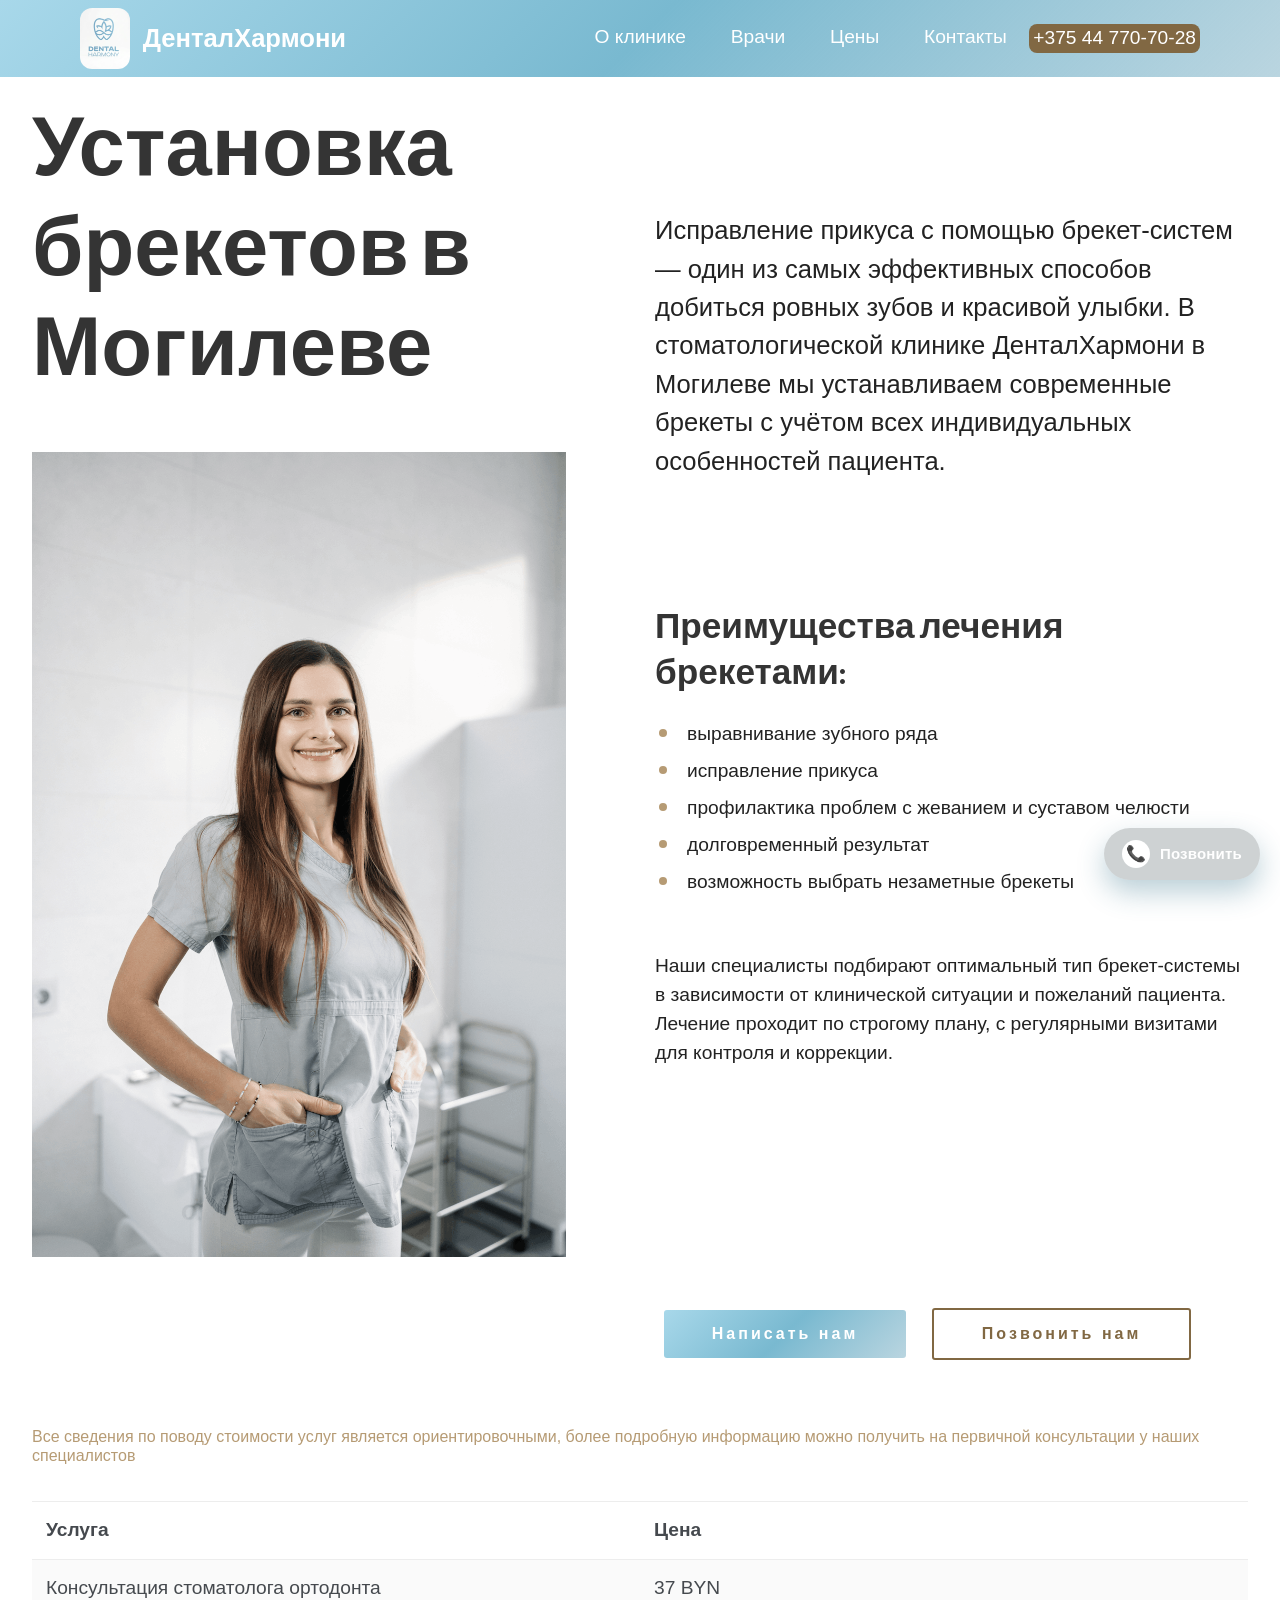
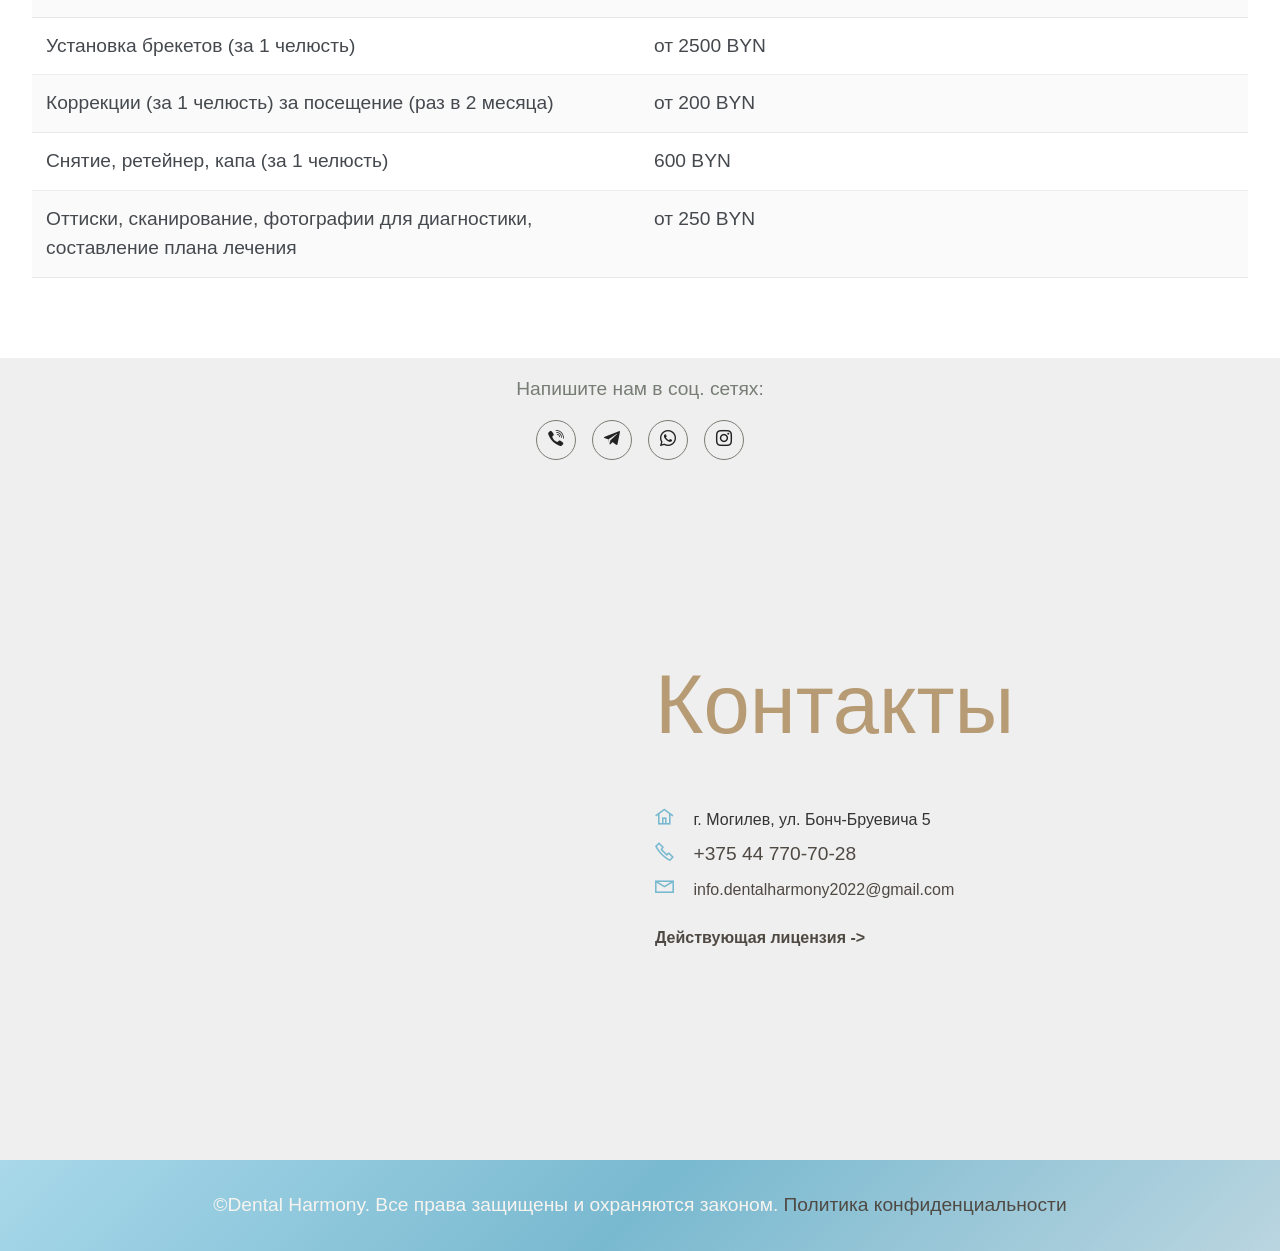
<file: brekety-mogilev.html>
<!DOCTYPE html>
<html lang="ru">
<head>
  <meta charset="UTF-8">
  <meta http-equiv="X-UA-Compatible" content="IE=edge">
  <meta name="viewport" content="width=device-width, initial-scale=1, minimum-scale=1">
  <link rel="shortcut icon" href="assets/images/logo1-100x121.png" type="image/x-icon">
<meta name="description" content="Установка брекетов в Могилеве в стоматологии ДенталХармони. Исправление прикуса, современные брекет-системы, консультация ортодонта.">
  
  
  <title>Установка брекетов в Могилеве | ДенталХармони</title>
  <link rel="stylesheet" href="assets/web/assets/mobirise-icons/mobirise-icons.css" media="print" onload="this.media='all'">
  <link rel="stylesheet" href="assets/web/assets/mobirise-icons2/mobirise2.css" media="print" onload="this.media='all'">
  <link rel="stylesheet" href="assets/tether/tether.min.css">
  <link rel="stylesheet" href="assets/bootstrap/css/bootstrap.min.css">
  <link rel="stylesheet" href="assets/bootstrap/css/bootstrap-grid.min.css">
  <link rel="stylesheet" href="assets/bootstrap/css/bootstrap-reboot.min.css">
  <link rel="stylesheet" href="assets/dropdown/css/style.css">
  <link rel="stylesheet" href="assets/socicon/css/styles.css" media="print" onload="this.media='all'">
  <link rel="stylesheet" href="assets/theme/css/style.css">
  <link rel="preload" href="https://fonts.googleapis.com/css?family=Reem+Kufi:400,500,600,700&display=swap" as="style" onload="this.onload=null;this.rel='stylesheet'">
  <noscript><link rel="stylesheet" href="https://fonts.googleapis.com/css?family=Reem+Kufi:400,500,600,700&display=swap"></noscript>
  <link rel="preload" href="https://fonts.googleapis.com/css?family=Muli:300,300i,400,400i,600,600i,700,700i&display=swap" as="style" onload="this.onload=null;this.rel='stylesheet'">
  <noscript><link rel="stylesheet" href="https://fonts.googleapis.com/css?family=Muli:300,300i,400,400i,600,600i,700,700i&display=swap"></noscript>
  <link rel="stylesheet" href="assets/mobirise/css/mbr-additional.css?v=qIpQwb" type="text/css">
<link rel="canonical" href="https://dental-harmony.of.by/brekety-mogilev.html">
  
  <!-- Yandex.Metrika counter -->
<script type="text/javascript">
    (function(m,e,t,r,i,k,a){
        m[i]=m[i]||function(){(m[i].a=m[i].a||[]).push(arguments)};
        m[i].l=1*new Date();
        for (var j = 0; j < document.scripts.length; j++) {if (document.scripts[j].src === r) { return; }}
        k=e.createElement(t),a=e.getElementsByTagName(t)[0],k.async=1,k.src=r,a.parentNode.insertBefore(k,a)
    })(window, document,'script','https://mc.yandex.ru/metrika/tag.js?id=108449241', 'ym');

    ym(108449241, 'init', {ssr:true, webvisor:true, clickmap:true, ecommerce:"dataLayer", referrer: document.referrer, url: location.href, accurateTrackBounce:true, trackLinks:true});
</script>
<noscript><div><img src="https://mc.yandex.ru/watch/108449241" style="position:absolute; left:-9999px;" alt="" width="1" height="1" /></div></noscript>
<!-- /Yandex.Metrika counter -->
  
  <link rel="stylesheet" href="assets/theme/css/call-button.css" media="print" onload="this.media='all'">
  <link rel="stylesheet" href="assets/theme/css/scroll-to-top.css" media="print" onload="this.media='all'">
</head>
<body>
  
  <section class="menu cid-rArWEFjSdi" once="menu" id="menu01-6">



        <nav
            class="navbar navbar-expand beta-menu navbar-dropdown align-items-center navbar-fixed-top navbar-toggleable-sm">
            <button class="navbar-toggler navbar-toggler-right" type="button" data-toggle="collapse"
                data-target="#navbarSupportedContent" aria-controls="navbarSupportedContent" aria-expanded="false"
                aria-label="Toggle navigation">
                <div class="hamburger">
                    <span></span>
                    <span></span>
                    <span></span>
                    <span></span>
                </div>
            </button>
            <div class="menu-logo">
                <div class="navbar-brand">
                    <span class="navbar-logo">
                        <a href="#top" aria-label="На главную">
                            <picture>
                                <source srcset="assets/images/logo1-100x121.webp" type="image/webp">
                                <img src="assets/images/logo1-100x121.png" alt="логотип стомотологческой клиники в Могилеве"
                                    width="50" height="100" style="height: 3.8rem; border-radius: 12px;">
                            </picture>
                        </a>
                    </span>
                    <span class="navbar-caption-wrap"><a class="navbar-caption text-white display-5"
                            href="/">ДенталХармони</a></span>
                </div>
            </div>
            <div class="collapse navbar-collapse" id="navbarSupportedContent">
                <ul class="navbar-nav nav-dropdown" data-app-modern-menu="true">
                    <li class="nav-item">
                        <a class="nav-link link text-white display-7" href="/#content04-8"
                            aria-expanded="false">

                            О клинике<br></a>
                    </li>
                    <li class="nav-item"><a class="nav-link link text-white display-7"
                            href="/#team01-1y">Врачи</a></li>

                    <li class="nav-item"><a class="nav-link link text-white text-primary display-7"
                            href="/#content2-2k">Цены</a></li>

                    <li class="nav-item"><a class="nav-link link text-white display-7" href="/#contact4-r">

                            Контакты</a></li>
                </ul>
                <div class="navbar-buttons mbr-section-btn"
                    style="background: #816843; padding-left: 4px; padding-right: 4px; border-radius: 8px;">
                    <a class="phone-link text-white display-7" href="tel:+375447707028" onclick="gtag('event','click_phone',{event_category:'lead',event_label:'phone'});">
                        +375 44 770-70-28
                    </a>
                </div>
            </div>
        </nav>
    </section>



<section class="content2 woodm4_content2 cid-vg7xz233cQ" id="content02-3y">
    <div class="container">
        <div class="row">
            <div class="col-lg-6 md-pb">
                <h1 class="mbr-section-title align-left mbr-bold mbr-black pb-5 mbr-fonts-style display-1">Установка брекетов в Могилеве</h1>
                <picture>
                    <source srcset="assets/images/d0a1d0bdd0b8d0bcd0bed0ba20d18dd0bad180d0b0d0bdd0b0202026-04-0720d0b22018.51.20-1014x1530.webp" type="image/webp">
                    <img src="assets/images/d0a1d0bdd0b8d0bcd0bed0ba20d18dd0bad180d0b0d0bdd0b0202026-04-0720d0b22018.51.20-1014x1530.png" alt="установка брекетов в могилеве" width="415">
                </picture>
            </div>

            <div class="col-lg-6">
                <p class="text1 pb-3 align-left mbr-fonts-style display-5"><br><br><br>Исправление прикуса с помощью брекет-систем — один из самых эффективных способов добиться ровных зубов и красивой улыбки. В стоматологической клинике ДенталХармони в Могилеве мы устанавливаем современные брекеты с учётом всех индивидуальных особенностей пациента.</p>
                <h2 class="mbr-section-subtitle mbr-bold mbr-black mbr-light pb-3 mbr-fonts-style display-2"><br><br>Преимущества лечения брекетами:</h2>
                <div class="mbr-text pb-5 counter-container mbr-fonts-style display-7">
                    <ul>
                        <li>выравнивание зубного ряда</li>
                        <li>исправление прикуса</li>
                        <li>профилактика проблем с жеванием и суставом челюсти</li><li>долговременный результат</li><li>возможность выбрать незаметные брекеты</li>
                    </ul>
                </div>
                <p class="text2 align-left mbr-fonts-style display-7">Наши специалисты подбирают оптимальный тип брекет-системы&nbsp; в зависимости от клинической ситуации и пожеланий пациента. Лечение проходит по строгому плану, с регулярными визитами для контроля и коррекции.</p>
            </div>
        </div>
    </div>
</section>

<section class="header1 woodm4_header1 cid-vg7xz2m3BC" id="header01-3z">

    

    

    <div class="container">
        <div class="row justify-content-md-end">
            <div class="mbr-white col-lg-6 col-md-12">
                
                
                
                <div class="mbr-section-btn"><a class="btn btn-md btn-secondary display-4" href="/#form01-6">Написать нам</a>
                    <a class="btn btn-md btn-danger-outline display-4" href="tel:+375 44 770-70-28" onclick="gtag('event','click_phone',{event_category:'lead',event_label:'phone'});">Позвонить нам</a></div>
            </div>
        </div>
    </div>
    
</section>

<section class="pricing1 lodgem5 cid-vg7xz2x0cF" id="apricing1-40">
    

    
    
    <div class="container">
        <div class="row">
            <div class="col-12">
                <div class="mbr-section-head">
                    <h2 class="mbr-section-title mbr-fonts-style mb-0 display-4">Все сведения по поводу стоимости услуг является ориентировочными, более подробную информацию можно получить на первичной консультации у наших специалистов</h2>
                    
                </div>
                <div class="tabl-container">
                    <div class="tabl-item-row">
                        <div class="tabl-item-column">
                            <p class="card-title mbr-fonts-style mb-0 display-7"><strong>Услуга</strong></p>
                        </div>
                        <div class="tabl-item-column">
                            <p class="card-title mbr-fonts-style mb-0 display-7">
                                <strong>Цена</strong></p>
                        </div>
                        
                    </div>

                    <div class="tabl-item-row">
                        <div class="tabl-item-column">
                            <p class="card-text mbr-fonts-style mb-0 display-7">Консультация стоматолога ортодонта<br></p>
                        </div>
                        <div class="tabl-item-column">
                            <p class="card-text mbr-fonts-style mb-0 display-7">37 BYN<br></p>
                        </div>
                        
                    </div>

                    <div class="tabl-item-row">
                        <div class="tabl-item-column">
                            <p class="card-text mbr-fonts-style mb-0 display-7">Установка брекетов (за 1 челюсть)</p>
                        </div>
                        <div class="tabl-item-column">
                            <p class="card-text mbr-fonts-style mb-0 display-7">от 2500 BYN<br></p>
                        </div>
                        
                    </div>
                    <div class="tabl-item-row">
                        <div class="tabl-item-column">
                            <p class="card-text mbr-fonts-style mb-0 display-7">Коррекции (за 1 челюсть) за посещение (раз в 2 месяца)<br></p>
                        </div>
                        <div class="tabl-item-column">
                            <p class="card-text mbr-fonts-style mb-0 display-7">от 200 BYN<br></p>
                        </div>
                        
                    </div>
                    <div class="tabl-item-row">
                        <div class="tabl-item-column">
                            <p class="card-text mbr-fonts-style mb-0 display-7">Снятие, ретейнер, капа (за 1 челюсть)<br>
                            </p>
                        </div>
                        <div class="tabl-item-column">
                            <p class="card-text mbr-fonts-style mb-0 display-7">600 BYN<br></p>
                        </div>
                        
                    </div>
                    <div class="tabl-item-row">
                        <div class="tabl-item-column">
                            <p class="card-text mbr-fonts-style mb-0 display-7">Оттиски, сканирование, фотографии для диагностики, составление плана лечения<br></p>
                        </div>
                        <div class="tabl-item-column">
                            <p class="card-text mbr-fonts-style mb-0 display-7">от 250 BYN<br><br></p>
                        </div>
                        
                    </div>

                    
                    
                    
                </div>
            </div>
        </div>
    </div>
</section>

<section class="social1 cid-vfkh2itAdA" id="social01-2t">

            <div class="container">
                <div class="row justify-content-center">
                    <p class="mbr-text mbr-fonts-style display-7">Напишите нам в соц. сетях:</p>
                    <div class="col-lg-12">
                        <div class="wrapper">
                            <div class="icon-wrapper">
                                <a href="viber://chat?number=%2B375447707028" aria-label="Написать в Viber" onclick="gtag('event','click_viber',{event_category:'lead'});">
                                    <span class="mbr-iconfont socicon-viber socicon"></span>
                                </a>
                            </div>

                            <div class="icon-wrapper">
                                <a href="https://t.me/+375447707028" aria-label="Написать в Telegram" onclick="gtag('event','click_tg',{event_category:'lead'});">
                                    <span class="mbr-iconfont socicon-telegram socicon"></span>
                                </a>
                            </div>

                            <div class="icon-wrapper">
                                <a href="https://wa.me/375447707028?text=Добро пожаловать в клинику ДенталХармони!" aria-label="Написать в WhatsApp" onclick="gtag('event','click_whatsapp',{event_category:'lead'});">
                                    <span class="mbr-iconfont socicon-whatsapp socicon"></span>
                                </a>
                            </div>

                            <div class="icon-wrapper">
                                <a href="https://instagram.com/dental_harmony_mogilev" aria-label="Перейти в Instagram" onclick="gtag('event','click_inst',{event_category:'lead'});">
                                    <span class="mbr-iconfont socicon-instagram socicon"></span>
                                </a>
                            </div>



                        </div>

                    </div>
                </div>
            </div>
        </section>

<section data-bs-version="5" class="contact4 cid-ufX9EuGRT0" id="contact4-r">




            <div class="container">
                <div class="row justify-content-center align-items-center">
                    <div class="map-wrapper col-12 col-lg-6">
                        <div class="google-map"><iframe title="Карта расположения клиники" frameborder="0" style="border:0"
                                src="https://www.google.com/maps/embed/v1/place?key=AIzaSyBQ55g-IgRRgXrd803PTWDTb7kd6aAitNQ&amp;q=Могилёв, ул. Бонч-Бруевича 5"
                                allowfullscreen=""></iframe></div>
                    </div>
                    <div class="col-12 col-lg-6">
                        <div class="header_box">
                            <h2 class="card-title mbr-fonts-style display-1">Контакты</h2>

                        </div>
                        <div class="row">
                            <div class="col-12">
                                <div class="column_wrap">
                                    <p class="mbr-section-subtitle mbr-fonts-style display-5"></p>
                                    <div class="contact_content">
                                        <div class="iconfont-wrapper">
                                            <span class="mbr-iconfont mobi-mbri-home mobi-mbri"
                                                style="color: rgb(121, 185, 208); fill: rgb(121, 185, 208);"></span>
                                        </div>
                                        <p class="card_text mb-0 mbr-fonts-style display-4">г. Могилев, ул.
                                            Бонч-Бруевича
                                            5<br></p>
                                    </div>
                                    <div class="contact_content">
                                        <div class="iconfont-wrapper">
                                            <span class="mbr-iconfont mobi-mbri-phone mobi-mbri"
                                                style="color: rgb(121, 185, 208); fill: rgb(121, 185, 208);"></span>
                                        </div>
                                        <p class="card_text mb-0 mbr-fonts-style display-4"><a
                                                class="phone-link display-7" href="tel:+375447707028" onclick="gtag('event','click_phone',{event_category:'lead',event_label:'phone'});">
                                                +375 44 770-70-28
                                            </a><br></p>
                                    </div>
                                    <div class="contact_content">
                                        <div class="iconfont-wrapper">
                                            <span class="mbr-iconfont mobi-mbri-letter mobi-mbri"
                                                style="color: rgb(121, 185, 208); fill: rgb(121, 185, 208);"></span>
                                        </div>
                                        <p class="card_text mb-0 mbr-fonts-style display-4"><a href="mailto:info.dentalharmony2022@gmail.com"
class="text-primary">info.dentalharmony2022@gmail.com</a></p></div>
                                    <div class="contact_content mt-3">
                                        <p class="card_text mb-0 mbr-fonts-style display-4"><a href="https://license.gov.by/onelicense/184092" 
                                                class="text-primary mbr-bold">Действующая лицензия -></a></p>
                                    </div>
                                </div>
                            </div>

                        </div>
                    </div>
                </div>
            </div>
        </section>

<section class="footer2 cid-rArWKbZ4Lx" once="footers" id="footer02-g">





            <div class="container">
                <div class="media-container-row align-center mbr-white">
                    <div class="col-12">
                        <p class="mbr-text mb-0 mbr-fonts-style display-7">
                            ©Dental Harmony. Все права защищены и охраняются законом. <a href="privacy-policy.html" class="text-primary">Политика конфиденциальности</a></p> 
                            
                    </div>
                </div>
            </div>
        </section>


<script src="assets/web/assets/jquery/jquery.min.js"></script>
  <script src="assets/popper/popper.min.js"></script>
  <script src="assets/tether/tether.min.js"></script>
  <script src="assets/bootstrap/js/bootstrap.min.js"></script>
  <script src="assets/smoothscroll/smooth-scroll.js"></script>
  <script src="assets/dropdown/js/nav-dropdown.js"></script>
  <script src="assets/dropdown/js/navbar-dropdown.js"></script>
  <script src="assets/touchswipe/jquery.touch-swipe.min.js"></script>
  <script src="assets/theme/js/script.js"></script>
  <script defer src="assets/theme/js/call-button.js"></script>
  <script defer src="assets/theme/js/cookie-consent.js"></script>
  <script defer src="assets/theme/js/scroll-to-top.js"></script>
  
  
  
</body>
</html>
</file>
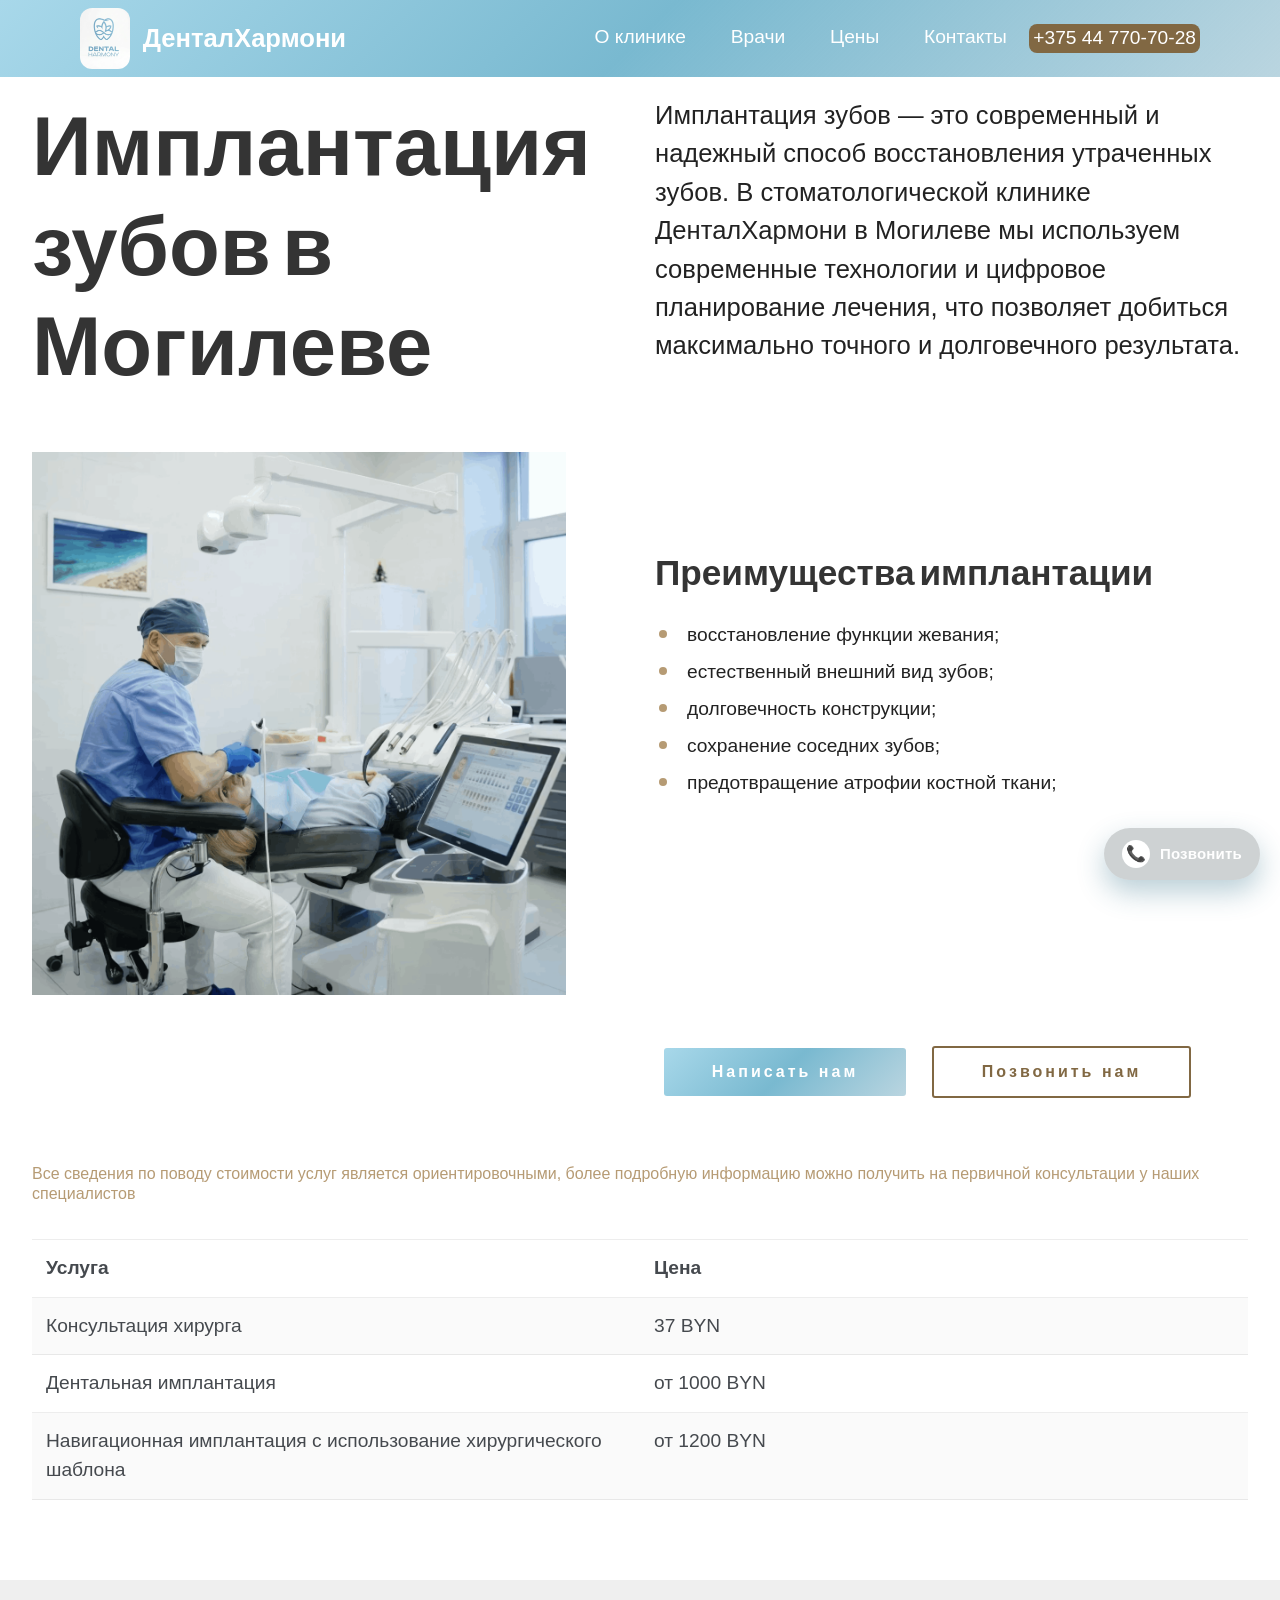
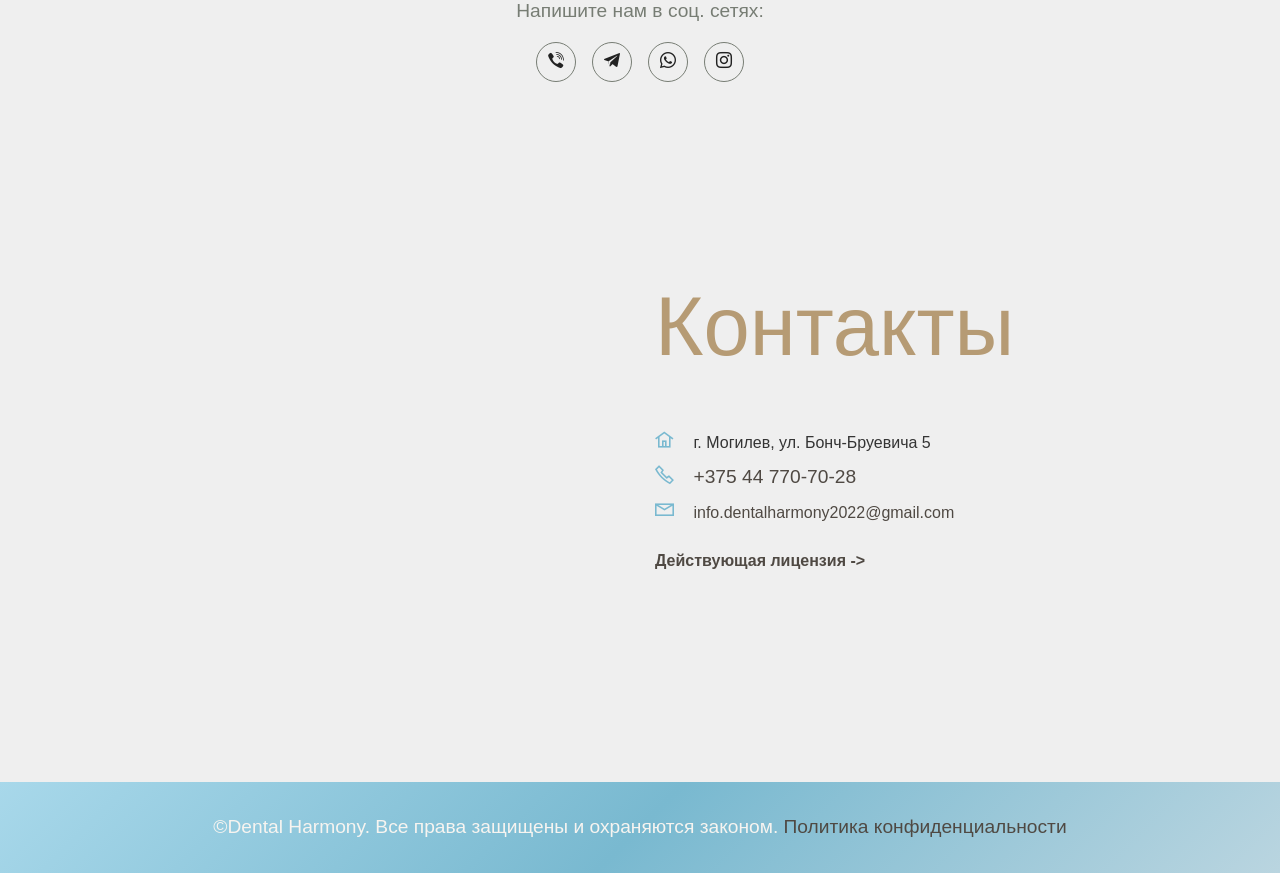
<file: implantaciya-zubov-mogilev.html>
<!DOCTYPE html>
<html lang="ru">
<head>
  <meta charset="UTF-8">
  <meta http-equiv="X-UA-Compatible" content="IE=edge">
  <meta name="viewport" content="width=device-width, initial-scale=1, minimum-scale=1">
  <link rel="shortcut icon" href="assets/images/logo1-100x121.png" type="image/x-icon">
<meta name="description" content="Имплантация зубов в Могилеве в клинике ДенталХармони. Установка имплантов, протезирование на имплантах, современные технологии и индивидуальный план лечения.">  
  
  <title>Имплантация зубов в Могилеве ДенталХармони</title>
  <link rel="stylesheet" href="assets/web/assets/mobirise-icons/mobirise-icons.css" media="print" onload="this.media='all'">
  <link rel="stylesheet" href="assets/web/assets/mobirise-icons2/mobirise2.css" media="print" onload="this.media='all'">
  <link rel="stylesheet" href="assets/tether/tether.min.css">
  <link rel="stylesheet" href="assets/bootstrap/css/bootstrap.min.css">
  <link rel="stylesheet" href="assets/bootstrap/css/bootstrap-grid.min.css">
  <link rel="stylesheet" href="assets/bootstrap/css/bootstrap-reboot.min.css">
  <link rel="stylesheet" href="assets/dropdown/css/style.css">
  <link rel="stylesheet" href="assets/socicon/css/styles.css" media="print" onload="this.media='all'">
  <link rel="stylesheet" href="assets/theme/css/style.css">
  <link rel="preload" href="https://fonts.googleapis.com/css?family=Reem+Kufi:400,500,600,700&display=swap" as="style" onload="this.onload=null;this.rel='stylesheet'">
  <noscript><link rel="stylesheet" href="https://fonts.googleapis.com/css?family=Reem+Kufi:400,500,600,700&display=swap"></noscript>
  <link rel="preload" href="https://fonts.googleapis.com/css?family=Muli:300,300i,400,400i,600,600i,700,700i&display=swap" as="style" onload="this.onload=null;this.rel='stylesheet'">
  <noscript><link rel="stylesheet" href="https://fonts.googleapis.com/css?family=Muli:300,300i,400,400i,600,600i,700,700i&display=swap"></noscript>
  <link rel="stylesheet" href="assets/mobirise/css/mbr-additional.css?v=1agvq9" type="text/css">
<link rel="canonical" href="https://dental-harmony.of.by/implantaciya-zubov-mogilev.html">
  <!-- Yandex.Metrika counter -->
<script type="text/javascript">
    (function(m,e,t,r,i,k,a){
        m[i]=m[i]||function(){(m[i].a=m[i].a||[]).push(arguments)};
        m[i].l=1*new Date();
        for (var j = 0; j < document.scripts.length; j++) {if (document.scripts[j].src === r) { return; }}
        k=e.createElement(t),a=e.getElementsByTagName(t)[0],k.async=1,k.src=r,a.parentNode.insertBefore(k,a)
    })(window, document,'script','https://mc.yandex.ru/metrika/tag.js?id=108449241', 'ym');

    ym(108449241, 'init', {ssr:true, webvisor:true, clickmap:true, ecommerce:"dataLayer", referrer: document.referrer, url: location.href, accurateTrackBounce:true, trackLinks:true});
</script>
<noscript><div><img src="https://mc.yandex.ru/watch/108449241" style="position:absolute; left:-9999px;" alt="" width="1" height="1" /></div></noscript>
<!-- /Yandex.Metrika counter -->
  
  
  <link rel="stylesheet" href="assets/theme/css/call-button.css" media="print" onload="this.media='all'">
  <link rel="stylesheet" href="assets/theme/css/scroll-to-top.css" media="print" onload="this.media='all'">
</head>
<body>
  
 <section class="menu cid-rArWEFjSdi" once="menu" id="menu01-6">



        <nav
            class="navbar navbar-expand beta-menu navbar-dropdown align-items-center navbar-fixed-top navbar-toggleable-sm">
            <button class="navbar-toggler navbar-toggler-right" type="button" data-toggle="collapse"
                data-target="#navbarSupportedContent" aria-controls="navbarSupportedContent" aria-expanded="false"
                aria-label="Toggle navigation">
                <div class="hamburger">
                    <span></span>
                    <span></span>
                    <span></span>
                    <span></span>
                </div>
            </button>
            <div class="menu-logo">
                <div class="navbar-brand">
                    <span class="navbar-logo">
                        <a href="#top" aria-label="На главную">
                            <picture>
                                <source srcset="assets/images/logo1-100x121.webp" type="image/webp">
                                <img src="assets/images/logo1-100x121.png" alt="логотип стомотологческой клиники в Могилеве"
                                    width="50" height="100" style="height: 3.8rem; border-radius: 12px;">
                            </picture>
                        </a>
                    </span>
                    <span class="navbar-caption-wrap"><a class="navbar-caption text-white display-5"
                            href="/">ДенталХармони</a></span>
                </div>
            </div>
            <div class="collapse navbar-collapse" id="navbarSupportedContent">
                <ul class="navbar-nav nav-dropdown" data-app-modern-menu="true">
                    <li class="nav-item">
                        <a class="nav-link link text-white display-7" href="/#content04-8"
                            aria-expanded="false">

                            О клинике<br></a>
                    </li>
                    <li class="nav-item"><a class="nav-link link text-white display-7"
                            href="/#team01-1y">Врачи</a></li>

                    <li class="nav-item"><a class="nav-link link text-white text-primary display-7"
                            href="/#content2-2k">Цены</a></li>

                    <li class="nav-item"><a class="nav-link link text-white display-7" href="/#contact4-r">

                            Контакты</a></li>
                </ul>
                <div class="navbar-buttons mbr-section-btn"
                    style="background: #816843; padding-left: 4px; padding-right: 4px; border-radius: 8px;">
                    <a class="phone-link text-white display-7" href="tel:+375447707028" onclick="gtag('event','click_phone',{event_category:'lead',event_label:'phone'});">
                        +375 44 770-70-28
                    </a>
                </div>
            </div>
        </nav>
    </section>



<section class="content2 woodm4_content2 cid-vg6wcjQW61" id="content02-2x">

    
    


    

    <div class="container">
        <div class="row">
            <div class="col-lg-6 md-pb">
                <h1 class="mbr-section-title align-left mbr-bold mbr-black pb-5 mbr-fonts-style display-1">Имплантация зубов в Могилеве</h1>
                <picture>
                    <source srcset="assets/images/d0a1d0bdd0b8d0bcd0bed0ba20d18dd0bad180d0b0d0bdd0b0202026-03-1720d0b22016.42.17-1201x1222.webp" type="image/webp">
                    <img src="assets/images/d0a1d0bdd0b8d0bcd0bed0ba20d18dd0bad180d0b0d0bdd0b0202026-03-1720d0b22016.42.17-1201x1222.png" alt="Имплантация зубов в Могилеве" width="415">
                </picture>
            </div>

            <div class="col-lg-6">
                <p class="text1 pb-3 align-left mbr-fonts-style display-5">Имплантация зубов — это современный и надежный способ восстановления утраченных зубов. В стоматологической клинике ДенталХармони в Могилеве мы используем современные технологии и цифровое планирование лечения, что позволяет добиться максимально точного и долговечного результата.<br><br><br><br><br></p>
                <h2 class="mbr-section-subtitle mbr-bold mbr-black mbr-light pb-3 mbr-fonts-style display-2">Преимущества имплантации</h2>
                <div class="mbr-text pb-5 counter-container mbr-fonts-style display-7">
                    <ul>
                        <li><span style="font-size: 1.2rem;">восстановление функции жевания;</span><br></li>
                        <li>естественный внешний вид зубов;</li>
                        <li>долговечность конструкции;</li>
                        <li>сохранение соседних зубов;</li>
                        <li><span style="font-size: 1.2rem;">предотвращение атрофии костной ткани;</span></li>
                    </ul>
                </div>
                <p class="text2 align-left mbr-fonts-style display-7"></p>
            </div>
        </div>
    </div>
</section>

<section class="header1 woodm4_header1 cid-vg6z4Je2ic" id="header01-30">

    

    

    <div class="container">
        <div class="row justify-content-md-end">
            <div class="mbr-white col-lg-6 col-md-12">
                
                
                
                <div class="mbr-section-btn"><a class="btn btn-md btn-secondary display-4" href="/#form01-6">Написать нам</a>
                    <a class="btn btn-md btn-danger-outline display-4" href="tel:+375 44 770-70-28" onclick="gtag('event','click_phone',{event_category:'lead',event_label:'phone'});">Позвонить нам</a></div>
            </div>
        </div>
    </div>
    
</section>

<section class="pricing1 lodgem5 cid-vg6yGDOvT4" id="apricing1-2z">
    

    
    
    <div class="container">
        <div class="row">
            <div class="col-12">
                <div class="mbr-section-head">
                    <h2 class="mbr-section-title mbr-fonts-style mb-0 display-4">Все сведения по поводу стоимости услуг является ориентировочными, более подробную информацию можно получить на первичной консультации у наших специалистов</h2>
                    
                </div>
                <div class="tabl-container">
                    <div class="tabl-item-row">
                        <div class="tabl-item-column">
                            <p class="card-title mbr-fonts-style mb-0 display-7"><strong>Услуга</strong></p>
                        </div>
                        <div class="tabl-item-column">
                            <p class="card-title mbr-fonts-style mb-0 display-7">
                                <strong>Цена</strong></p>
                        </div>
                        
                    </div>

                    <div class="tabl-item-row">
                        <div class="tabl-item-column">
                            <p class="card-text mbr-fonts-style mb-0 display-7">
                                Консультация хирурга</p>
                        </div>
                        <div class="tabl-item-column">
                            <p class="card-text mbr-fonts-style mb-0 display-7">
                                37 BYN</p>
                        </div>
                        
                    </div>

                    <div class="tabl-item-row">
                        <div class="tabl-item-column">
                            <p class="card-text mbr-fonts-style mb-0 display-7">
                                Дентальная имплантация</p>
                        </div>
                        <div class="tabl-item-column">
                            <p class="card-text mbr-fonts-style mb-0 display-7">
                                от 1000 BYN</p>
                        </div>
                        
                    </div>
                    <div class="tabl-item-row">
                        <div class="tabl-item-column">
                            <p class="card-text mbr-fonts-style mb-0 display-7">
                                Навигационная имплантация с использование хирургического шаблона
                            </p>
                        </div>
                        <div class="tabl-item-column">
                            <p class="card-text mbr-fonts-style mb-0 display-7">
                                от 1200 BYN
                            </p>
                        </div>
                        
                    </div>
                    
                    

                    
                    
                    
                </div>
            </div>
        </div>
    </div>
</section>

<section class="social1 cid-vfkh2itAdA" id="social01-2t">

            <div class="container">
                <div class="row justify-content-center">
                    <p class="mbr-text mbr-fonts-style display-7">Напишите нам в соц. сетях:</p>
                    <div class="col-lg-12">
                        <div class="wrapper">
                            <div class="icon-wrapper">
                                <a href="viber://chat?number=%2B375447707028" aria-label="Написать в Viber" onclick="gtag('event','click_viber',{event_category:'lead'});">
                                    <span class="mbr-iconfont socicon-viber socicon"></span>
                                </a>
                            </div>

                            <div class="icon-wrapper">
                                <a href="https://t.me/+375447707028" aria-label="Написать в Telegram" onclick="gtag('event','click_tg',{event_category:'lead'});">
                                    <span class="mbr-iconfont socicon-telegram socicon"></span>
                                </a>
                            </div>

                            <div class="icon-wrapper">
                                <a href="https://wa.me/375447707028?text=Добро пожаловать в клинику ДенталХармони!" aria-label="Написать в WhatsApp" onclick="gtag('event','click_whatsapp',{event_category:'lead'});">
                                    <span class="mbr-iconfont socicon-whatsapp socicon"></span>
                                </a>
                            </div>

                            <div class="icon-wrapper">
                                <a href="https://instagram.com/dental_harmony_mogilev" aria-label="Перейти в Instagram" onclick="gtag('event','click_inst',{event_category:'lead'});">
                                    <span class="mbr-iconfont socicon-instagram socicon"></span>
                                </a>
                            </div>



                        </div>

                    </div>
                </div>
            </div>
        </section>

<section data-bs-version="5" class="contact4 cid-ufX9EuGRT0" id="contact4-r">




            <div class="container">
                <div class="row justify-content-center align-items-center">
                    <div class="map-wrapper col-12 col-lg-6">
                        <div class="google-map"><iframe title="Карта расположения клиники" frameborder="0" style="border:0"
                                src="https://www.google.com/maps/embed/v1/place?key=AIzaSyBQ55g-IgRRgXrd803PTWDTb7kd6aAitNQ&amp;q=Могилёв, ул. Бонч-Бруевича 5"
                                allowfullscreen=""></iframe></div>
                    </div>
                    <div class="col-12 col-lg-6">
                        <div class="header_box">
                            <h2 class="card-title mbr-fonts-style display-1">Контакты</h2>

                        </div>
                        <div class="row">
                            <div class="col-12">
                                <div class="column_wrap">
                                    <p class="mbr-section-subtitle mbr-fonts-style display-5"></p>
                                    <div class="contact_content">
                                        <div class="iconfont-wrapper">
                                            <span class="mbr-iconfont mobi-mbri-home mobi-mbri"
                                                style="color: rgb(121, 185, 208); fill: rgb(121, 185, 208);"></span>
                                        </div>
                                        <p class="card_text mb-0 mbr-fonts-style display-4">г. Могилев, ул.
                                            Бонч-Бруевича
                                            5<br></p>
                                    </div>
                                    <div class="contact_content">
                                        <div class="iconfont-wrapper">
                                            <span class="mbr-iconfont mobi-mbri-phone mobi-mbri"
                                                style="color: rgb(121, 185, 208); fill: rgb(121, 185, 208);"></span>
                                        </div>
                                        <p class="card_text mb-0 mbr-fonts-style display-4"><a
                                                class="phone-link display-7" href="tel:+375447707028" onclick="gtag('event','click_phone',{event_category:'lead',event_label:'phone'});">
                                                +375 44 770-70-28
                                            </a><br></p>
                                    </div>
                                    <div class="contact_content">
                                        <div class="iconfont-wrapper">
                                            <span class="mbr-iconfont mobi-mbri-letter mobi-mbri"
                                                style="color: rgb(121, 185, 208); fill: rgb(121, 185, 208);"></span>
                                        </div>
                                        <p class="card_text mb-0 mbr-fonts-style display-4"><a href="mailto:info.dentalharmony2022@gmail.com"
class="text-primary">info.dentalharmony2022@gmail.com</a></p></div>
                                    <div class="contact_content mt-3">
                                        <p class="card_text mb-0 mbr-fonts-style display-4"><a href="https://license.gov.by/onelicense/184092" 
                                                class="text-primary mbr-bold">Действующая лицензия -></a></p>
                                    </div>
                                </div>
                            </div>

                        </div>
                    </div>
                </div>
            </div>
        </section>

<section class="footer2 cid-rArWKbZ4Lx" once="footers" id="footer02-g">





            <div class="container">
                <div class="media-container-row align-center mbr-white">
                    <div class="col-12">
                        <p class="mbr-text mb-0 mbr-fonts-style display-7">
                            ©Dental Harmony. Все права защищены и охраняются законом. <a href="privacy-policy.html" class="text-primary">Политика конфиденциальности</a></p> 
                            
                    </div>
                </div>
            </div>
        </section>


<script src="assets/web/assets/jquery/jquery.min.js"></script>
  <script src="assets/popper/popper.min.js"></script>
  <script src="assets/tether/tether.min.js"></script>
  <script src="assets/bootstrap/js/bootstrap.min.js"></script>
  <script src="assets/smoothscroll/smooth-scroll.js"></script>
  <script src="assets/dropdown/js/nav-dropdown.js"></script>
  <script src="assets/dropdown/js/navbar-dropdown.js"></script>
  <script src="assets/touchswipe/jquery.touch-swipe.min.js"></script>
  <script src="assets/theme/js/script.js"></script>
  <script defer src="assets/theme/js/call-button.js"></script>
  <script defer src="assets/theme/js/cookie-consent.js"></script>
  <script defer src="assets/theme/js/scroll-to-top.js"></script>
  
  <script type="application/ld+json">
            {
                "@context": "https://schema.org",
                "@type": "Dentist",
                "name": "ДенталХармони Dental Harmony",
                "image": "https://your-site.com/assets/images/logo1-100x121.png",
                "address": {
                    "@type": "PostalAddress",
                    "streetAddress": "ул. Бонч-Бруевича 5",
                    "addressLocality": "Могилев",
                    "addressCountry": "BY"
                },
                "telephone": "+375447707028",
                "url": "https://dental-harmony.of.by/",
                "priceRange": "$$",
                "openingHours": "Mo-Sa 08:30-20:00"
            }
        </script>
  
</body>
</html>
</file>
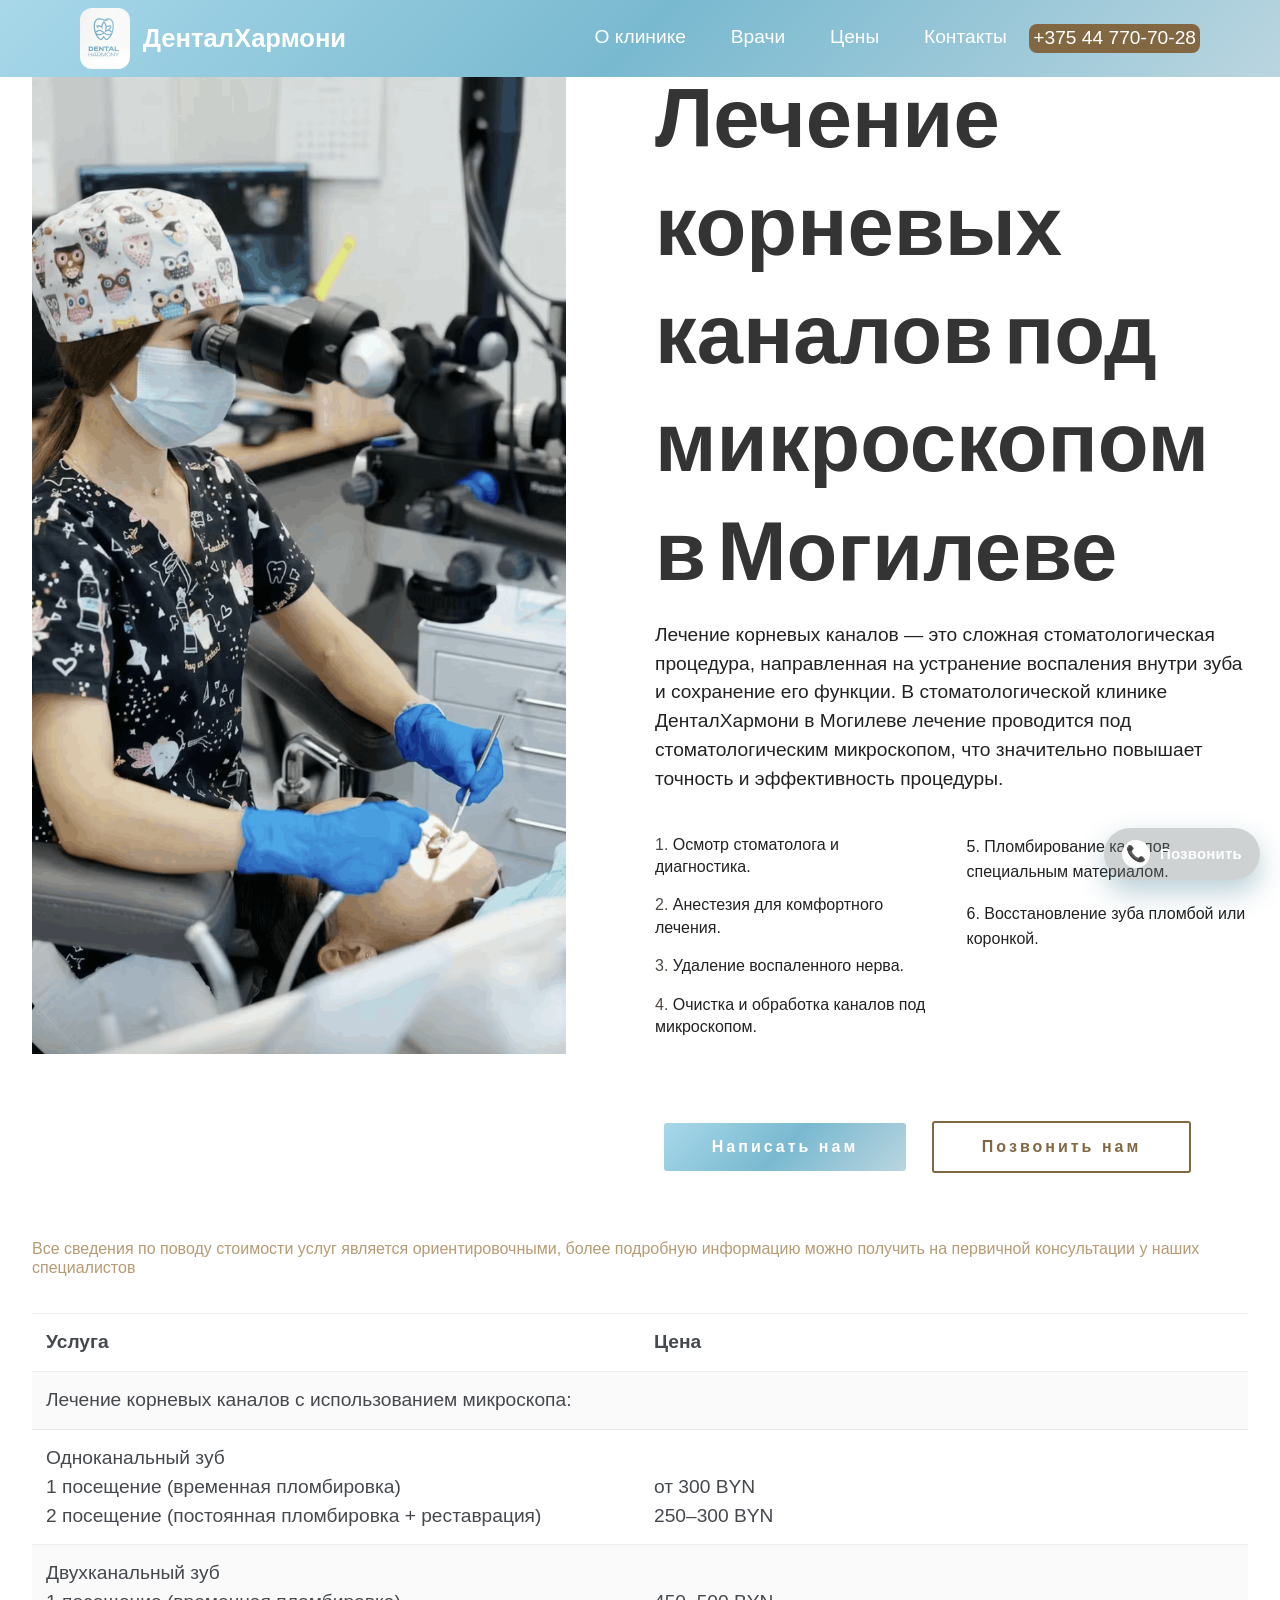
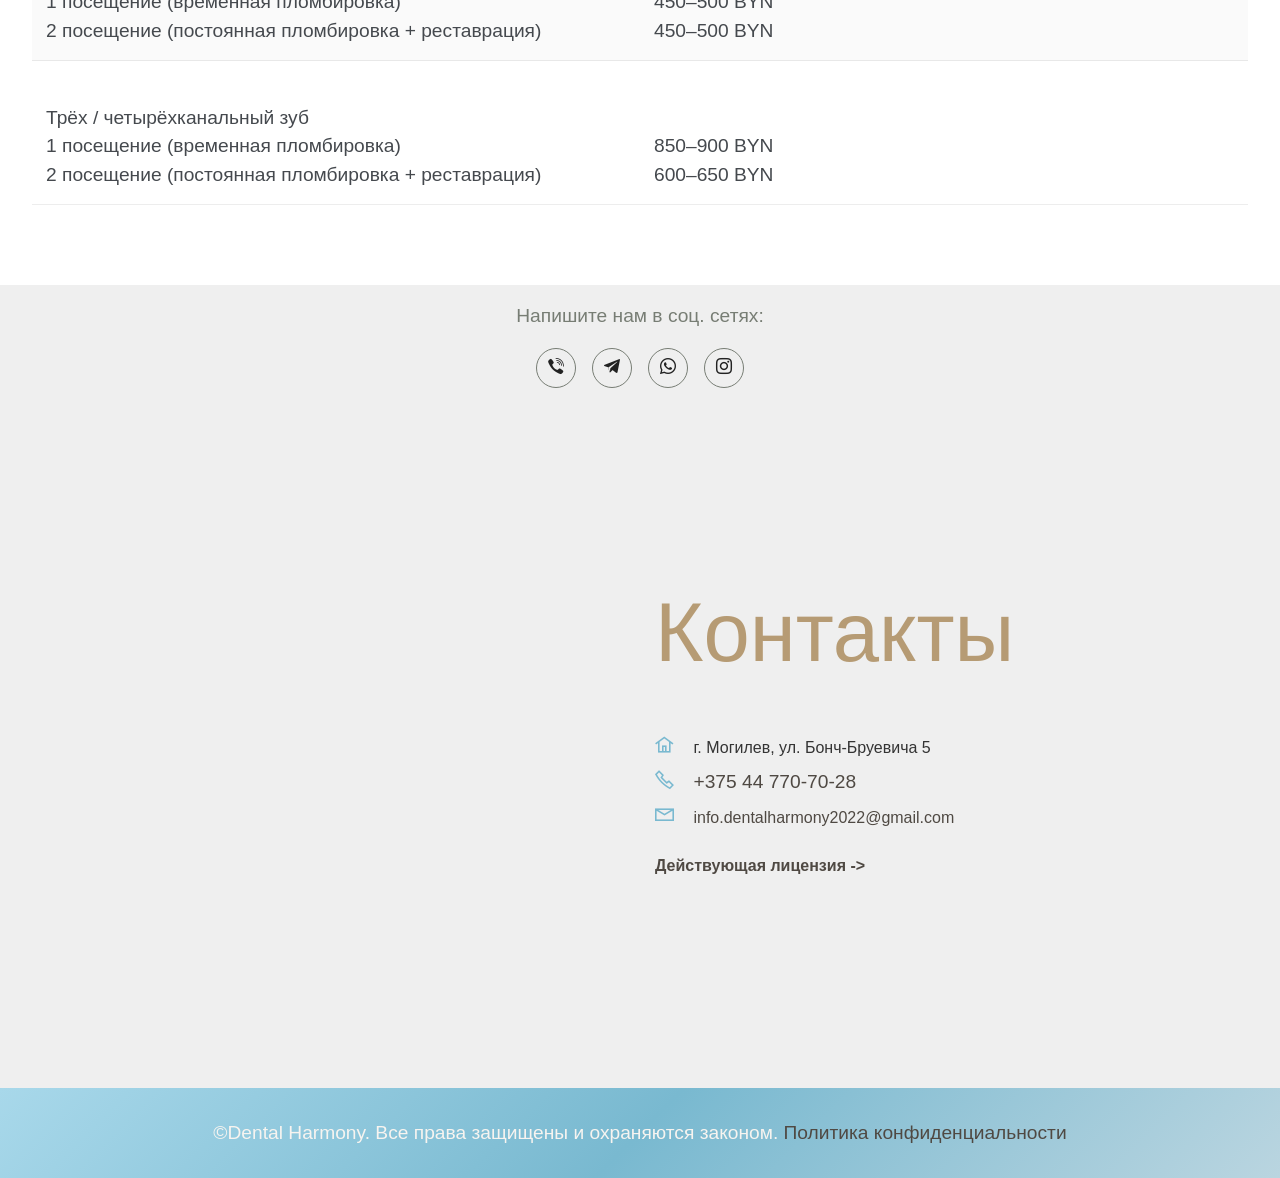
<file: lechenie-kanalov-mogilev.html>
<!DOCTYPE html>
<html lang="ru">
<head>
  <meta charset="UTF-8">
  <meta http-equiv="X-UA-Compatible" content="IE=edge">
  <meta name="viewport" content="width=device-width, initial-scale=1, minimum-scale=1">
  <link rel="shortcut icon" href="assets/images/logo1-100x121.png" type="image/x-icon">
<meta name="description" content="Лечение корневых каналов под микроскопом в Могилеве в стоматологии ДенталХармони. Точная диагностика, сохранение зуба, современное эндодонтическое лечение.">  <link rel="stylesheet" href="assets/web/assets/mobirise-icons/mobirise-icons.css">
  
  
  <title>Лечение каналов под микроскопом в Могилеве ДенталХармони</title>
  <link rel="stylesheet" href="assets/web/assets/mobirise-icons/mobirise-icons.css" media="print" onload="this.media='all'">
  <link rel="stylesheet" href="assets/web/assets/mobirise-icons2/mobirise2.css" media="print" onload="this.media='all'">
  <link rel="stylesheet" href="assets/tether/tether.min.css">
  <link rel="stylesheet" href="assets/bootstrap/css/bootstrap.min.css">
  <link rel="stylesheet" href="assets/bootstrap/css/bootstrap-grid.min.css">
  <link rel="stylesheet" href="assets/bootstrap/css/bootstrap-reboot.min.css">
  <link rel="stylesheet" href="assets/dropdown/css/style.css">
  <link rel="stylesheet" href="assets/socicon/css/styles.css" media="print" onload="this.media='all'">
  <link rel="stylesheet" href="assets/theme/css/style.css">
  <link rel="preload" href="https://fonts.googleapis.com/css?family=Reem+Kufi:400,500,600,700&display=swap" as="style" onload="this.onload=null;this.rel='stylesheet'">
  <noscript><link rel="stylesheet" href="https://fonts.googleapis.com/css?family=Reem+Kufi:400,500,600,700&display=swap"></noscript>
  <link rel="preload" href="https://fonts.googleapis.com/css?family=Muli:300,300i,400,400i,600,600i,700,700i&display=swap" as="style" onload="this.onload=null;this.rel='stylesheet'">
  <noscript><link rel="stylesheet" href="https://fonts.googleapis.com/css?family=Muli:300,300i,400,400i,600,600i,700,700i&display=swap"></noscript>
  <link rel="stylesheet" href="assets/mobirise/css/mbr-additional.css?v=4bGRsa" type="text/css">
<link rel="canonical" href="https://dental-harmony.of.by/lechenie-kanalov-mogilev.html">
  
  <!-- Yandex.Metrika counter -->
<script type="text/javascript">
    (function(m,e,t,r,i,k,a){
        m[i]=m[i]||function(){(m[i].a=m[i].a||[]).push(arguments)};
        m[i].l=1*new Date();
        for (var j = 0; j < document.scripts.length; j++) {if (document.scripts[j].src === r) { return; }}
        k=e.createElement(t),a=e.getElementsByTagName(t)[0],k.async=1,k.src=r,a.parentNode.insertBefore(k,a)
    })(window, document,'script','https://mc.yandex.ru/metrika/tag.js?id=108449241', 'ym');

    ym(108449241, 'init', {ssr:true, webvisor:true, clickmap:true, ecommerce:"dataLayer", referrer: document.referrer, url: location.href, accurateTrackBounce:true, trackLinks:true});
</script>
<noscript><div><img src="https://mc.yandex.ru/watch/108449241" style="position:absolute; left:-9999px;" alt="" width="1" height="1" /></div></noscript>
<!-- /Yandex.Metrika counter -->
  
  <link rel="stylesheet" href="assets/theme/css/call-button.css" media="print" onload="this.media='all'">
  <link rel="stylesheet" href="assets/theme/css/scroll-to-top.css" media="print" onload="this.media='all'">
</head>
<body>
  
<section class="menu cid-rArWEFjSdi" once="menu" id="menu01-6">



        <nav
            class="navbar navbar-expand beta-menu navbar-dropdown align-items-center navbar-fixed-top navbar-toggleable-sm">
            <button class="navbar-toggler navbar-toggler-right" type="button" data-toggle="collapse"
                data-target="#navbarSupportedContent" aria-controls="navbarSupportedContent" aria-expanded="false"
                aria-label="Toggle navigation">
                <div class="hamburger">
                    <span></span>
                    <span></span>
                    <span></span>
                    <span></span>
                </div>
            </button>
            <div class="menu-logo">
                <div class="navbar-brand">
                    <span class="navbar-logo">
                        <a href="#top" aria-label="На главную">
                            <picture>
                                <source srcset="assets/images/logo1-100x121.webp" type="image/webp">
                                <img src="assets/images/logo1-100x121.png" alt="логотип стомотологческой клиники в Могилеве"
                                    width="50" height="100" style="height: 3.8rem; border-radius: 12px;">
                            </picture>
                        </a>
                    </span>
                    <span class="navbar-caption-wrap"><a class="navbar-caption text-white display-5"
                            href="/">ДенталХармони</a></span>
                </div>
            </div>
            <div class="collapse navbar-collapse" id="navbarSupportedContent">
                <ul class="navbar-nav nav-dropdown" data-app-modern-menu="true">
                    <li class="nav-item">
                        <a class="nav-link link text-white display-7" href="/#content04-8"
                            aria-expanded="false">

                            О клинике<br></a>
                    </li>
                    <li class="nav-item"><a class="nav-link link text-white display-7"
                            href="/#team01-1y">Врачи</a></li>

                    <li class="nav-item"><a class="nav-link link text-white text-primary display-7"
                            href="/#content2-2k">Цены</a></li>

                    <li class="nav-item"><a class="nav-link link text-white display-7" href="/#contact4-r">

                            Контакты</a></li>
                </ul>
                <div class="navbar-buttons mbr-section-btn"
                    style="background: #816843; padding-left: 4px; padding-right: 4px; border-radius: 8px;">
                    <a class="phone-link text-white display-7" href="tel:+375447707028" onclick="gtag('event','click_phone',{event_category:'lead',event_label:'phone'});">
                        +375 44 770-70-28
                    </a>
                </div>
            </div>
        </nav>
    </section>



<section class="content5 woodm4_content5 cid-vg6Oy5bBzb" id="content05-3g">

    
    


    

    <div class="container">
        <div class="row">
            <div class="col-lg-6 md-pb">
                <picture>
                    <source srcset="assets/images/d0a1d0bdd0b8d0bcd0bed0ba20d18dd0bad180d0b0d0bdd0b0202026-04-0720d0b22016.01.59-1201x1485.webp" type="image/webp">
                    <img src="assets/images/d0a1d0bdd0b8d0bcd0bed0ba20d18dd0bad180d0b0d0bdd0b0202026-04-0720d0b22016.01.59-1201x1485.png" alt="Лечение корневых каналов в Могилеве" width="415">
                </picture>
            </div>
            <div class="col-lg-6">
                <h1 class="mbr-section-subtitle mbr-bold mbr-black align-left mbr-light pb-2 mbr-fonts-style display-1">Лечение корневых каналов под микроскопом в Могилеве</h1>
                <p class="text align-left pb-4 mbr-fonts-style display-7">Лечение корневых каналов — это сложная стоматологическая процедура, направленная на устранение воспаления внутри зуба и сохранение его функции. В стоматологической клинике ДенталХармони в Могилеве лечение проводится под стоматологическим микроскопом, что значительно повышает точность и эффективность процедуры.</p>
                <div class="row">
                    <div class="mbr-text col-lg-6 counter-container1 mbr-fonts-style display-4">
                        <ol>
                            <li>Осмотр стоматолога и диагностика.&nbsp;</li>
                            <li>Анестезия для комфортного лечения.</li>
                            <li>Удаление воспаленного нерва.</li>
                            <li>Очистка и обработка каналов под микроскопом.</li>
                        </ol>
                    </div>

                    <div class="mbr-text col-lg-6 counter-container2 mbr-fonts-style display-4"><p>5. Пломбирование каналов специальным материалом.</p><p>6. Восстановление зуба пломбой или коронкой.</p></div>
                </div>
            </div>
        </div>
    </div>
</section>

<section class="header1 woodm4_header1 cid-vg6ObC6W9V" id="header01-3a">

    

    

    <div class="container">
        <div class="row justify-content-md-end">
            <div class="mbr-white col-lg-6 col-md-12">
                
                
                
                <div class="mbr-section-btn"><a class="btn btn-md btn-secondary display-4" href="/#form01-6">Написать нам</a>
                    <a class="btn btn-md btn-danger-outline display-4" href="tel:+375 44 770-70-28" onclick="gtag('event','click_phone',{event_category:'lead',event_label:'phone'});">Позвонить нам</a></div>
            </div>
        </div>
    </div>
    
</section>

<section class="pricing1 lodgem5 cid-vg6SBZMMTE" id="apricing1-3h">
    

    
    
    <div class="container">
        <div class="row">
            <div class="col-12">
                <div class="mbr-section-head">
                    <h2 class="mbr-section-title mbr-fonts-style mb-0 display-4">Все сведения по поводу стоимости услуг является ориентировочными, более подробную информацию можно получить на первичной консультации у наших специалистов</h2>
                    
                </div>
                <div class="tabl-container">
                    <div class="tabl-item-row">
                        <div class="tabl-item-column">
                            <p class="card-title mbr-fonts-style mb-0 display-7"><strong>Услуга</strong></p>
                        </div>
                        <div class="tabl-item-column">
                            <p class="card-title mbr-fonts-style mb-0 display-7">
                                <strong>Цена</strong></p>
                        </div>
                        
                    </div>

                    <div class="tabl-item-row">
                        <div class="tabl-item-column">
                            <p class="card-text mbr-fonts-style mb-0 display-7">
                                Лечение корневых каналов с использованием микроскопа:
                            </p>
                        </div>
                        <div class="tabl-item-column">
                            <p class="card-text mbr-fonts-style mb-0 display-7"></p>
                        </div>
                        
                    </div>

                    <div class="tabl-item-row">
                        <div class="tabl-item-column">
                            <p class="card-text mbr-fonts-style mb-0 display-7">Одноканальный зуб<br>1 посещение (временная пломбировка)<br>2 посещение (постоянная пломбировка + реставрация)</p>
                        </div>
                        <div class="tabl-item-column">
                            <p class="card-text mbr-fonts-style mb-0 display-7"><br>от 300 BYN<br>250–300 BYN<br></p>
                        </div>
                        
                    </div>
                    <div class="tabl-item-row">
                        <div class="tabl-item-column">
                            <p class="card-text mbr-fonts-style mb-0 display-7">Двухканальный зуб<br>1 посещение (временная пломбировка)<br>2 посещение (постоянная пломбировка + реставрация)</p>
                        </div>
                        <div class="tabl-item-column">
                            <p class="card-text mbr-fonts-style mb-0 display-7"><br>450–500 BYN<br>450–500 BYN<br></p>
                        </div>
                        
                    </div>
                    <div class="tabl-item-row">
                        <div class="tabl-item-column">
                            <p class="card-text mbr-fonts-style mb-0 display-7"><strong><br></strong>Трёх / четырёхканальный зуб<br>1 посещение (временная пломбировка)<br>2 посещение (постоянная пломбировка + реставрация)<br>
                            </p>
                        </div>
                        <div class="tabl-item-column">
                            <p class="card-text mbr-fonts-style mb-0 display-7"><br><br>850–900 BYN<br>600–650 BYN<br></p>
                        </div>
                        
                    </div>
                    

                    
                    
                    
                </div>
            </div>
        </div>
    </div>
</section>

<section class="social1 cid-vfkh2itAdA" id="social01-2t">

            <div class="container">
                <div class="row justify-content-center">
                    <p class="mbr-text mbr-fonts-style display-7">Напишите нам в соц. сетях:</p>
                    <div class="col-lg-12">
                        <div class="wrapper">
                            <div class="icon-wrapper">
                                <a href="viber://chat?number=%2B375447707028" aria-label="Написать в Viber" onclick="gtag('event','click_viber',{event_category:'lead'});">
                                    <span class="mbr-iconfont socicon-viber socicon"></span>
                                </a>
                            </div>

                            <div class="icon-wrapper">
                                <a href="https://t.me/+375447707028" aria-label="Написать в Telegram" onclick="gtag('event','click_tg',{event_category:'lead'});">
                                    <span class="mbr-iconfont socicon-telegram socicon"></span>
                                </a>
                            </div>

                            <div class="icon-wrapper">
                                <a href="https://wa.me/375447707028?text=Добро пожаловать в клинику ДенталХармони!" aria-label="Написать в WhatsApp" onclick="gtag('event','click_whatsapp',{event_category:'lead'});">
                                    <span class="mbr-iconfont socicon-whatsapp socicon"></span>
                                </a>
                            </div>

                            <div class="icon-wrapper">
                                <a href="https://instagram.com/dental_harmony_mogilev" aria-label="Перейти в Instagram" onclick="gtag('event','click_inst',{event_category:'lead'});">
                                    <span class="mbr-iconfont socicon-instagram socicon"></span>
                                </a>
                            </div>



                        </div>

                    </div>
                </div>
            </div>
        </section>

<section data-bs-version="5" class="contact4 cid-ufX9EuGRT0" id="contact4-r">




            <div class="container">
                <div class="row justify-content-center align-items-center">
                    <div class="map-wrapper col-12 col-lg-6">
                        <div class="google-map"><iframe title="Карта расположения клиники" frameborder="0" style="border:0"
                                src="https://www.google.com/maps/embed/v1/place?key=AIzaSyBQ55g-IgRRgXrd803PTWDTb7kd6aAitNQ&amp;q=Могилёв, ул. Бонч-Бруевича 5"
                                allowfullscreen=""></iframe></div>
                    </div>
                    <div class="col-12 col-lg-6">
                        <div class="header_box">
                            <h2 class="card-title mbr-fonts-style display-1">Контакты</h2>

                        </div>
                        <div class="row">
                            <div class="col-12">
                                <div class="column_wrap">
                                    <p class="mbr-section-subtitle mbr-fonts-style display-5"></p>
                                    <div class="contact_content">
                                        <div class="iconfont-wrapper">
                                            <span class="mbr-iconfont mobi-mbri-home mobi-mbri"
                                                style="color: rgb(121, 185, 208); fill: rgb(121, 185, 208);"></span>
                                        </div>
                                        <p class="card_text mb-0 mbr-fonts-style display-4">г. Могилев, ул.
                                            Бонч-Бруевича
                                            5<br></p>
                                    </div>
                                    <div class="contact_content">
                                        <div class="iconfont-wrapper">
                                            <span class="mbr-iconfont mobi-mbri-phone mobi-mbri"
                                                style="color: rgb(121, 185, 208); fill: rgb(121, 185, 208);"></span>
                                        </div>
                                        <p class="card_text mb-0 mbr-fonts-style display-4"><a
                                                class="phone-link display-7" href="tel:+375447707028" onclick="gtag('event','click_phone',{event_category:'lead',event_label:'phone'});">
                                                +375 44 770-70-28
                                            </a><br></p>
                                    </div>
                                    <div class="contact_content">
                                        <div class="iconfont-wrapper">
                                            <span class="mbr-iconfont mobi-mbri-letter mobi-mbri"
                                                style="color: rgb(121, 185, 208); fill: rgb(121, 185, 208);"></span>
                                        </div>
                                        <p class="card_text mb-0 mbr-fonts-style display-4"><a href="mailto:info.dentalharmony2022@gmail.com"
class="text-primary">info.dentalharmony2022@gmail.com</a></p> </div>
                                    <div class="contact_content mt-3">
                                        <p class="card_text mb-0 mbr-fonts-style display-4"><a href="https://license.gov.by/onelicense/184092" 
                                                class="text-primary mbr-bold">Действующая лицензия -></a></p>
                                    </div>
                                </div>
                            </div>

                        </div>
                    </div>
                </div>
            </div>
        </section>

<section class="footer2 cid-rArWKbZ4Lx" once="footers" id="footer02-g">





            <div class="container">
                <div class="media-container-row align-center mbr-white">
                    <div class="col-12">
                        <p class="mbr-text mb-0 mbr-fonts-style display-7">
                            ©Dental Harmony. Все права защищены и охраняются законом. <a href="privacy-policy.html" class="text-primary">Политика конфиденциальности</a></p> 
                            
                    </div>
                </div>
            </div>
        </section>


<script src="assets/web/assets/jquery/jquery.min.js"></script>
  <script src="assets/popper/popper.min.js"></script>
  <script src="assets/tether/tether.min.js"></script>
  <script src="assets/bootstrap/js/bootstrap.min.js"></script>
  <script src="assets/smoothscroll/smooth-scroll.js"></script>
  <script src="assets/dropdown/js/nav-dropdown.js"></script>
  <script src="assets/dropdown/js/navbar-dropdown.js"></script>
  <script src="assets/touchswipe/jquery.touch-swipe.min.js"></script>
  <script src="assets/theme/js/script.js"></script>
  <script defer src="assets/theme/js/call-button.js"></script>
  <script defer src="assets/theme/js/cookie-consent.js"></script>
  <script defer src="assets/theme/js/scroll-to-top.js"></script>
  
  <script type="application/ld+json">
            {
                "@context": "https://schema.org",
                "@type": "Dentist",
                "name": "ДенталХармони Dental Harmony",
                "image": "https://your-site.com/assets/images/logo1-100x121.png",
                "address": {
                    "@type": "PostalAddress",
                    "streetAddress": "ул. Бонч-Бруевича 5",
                    "addressLocality": "Могилев",
                    "addressCountry": "BY"
                },
                "telephone": "+375447707028",
                "url": "https://dental-harmony.of.by/",
                "priceRange": "$$",
                "openingHours": "Mo-Sa 08:30-20:00"
            }
        </script>
  
</body>
</html>
</file>
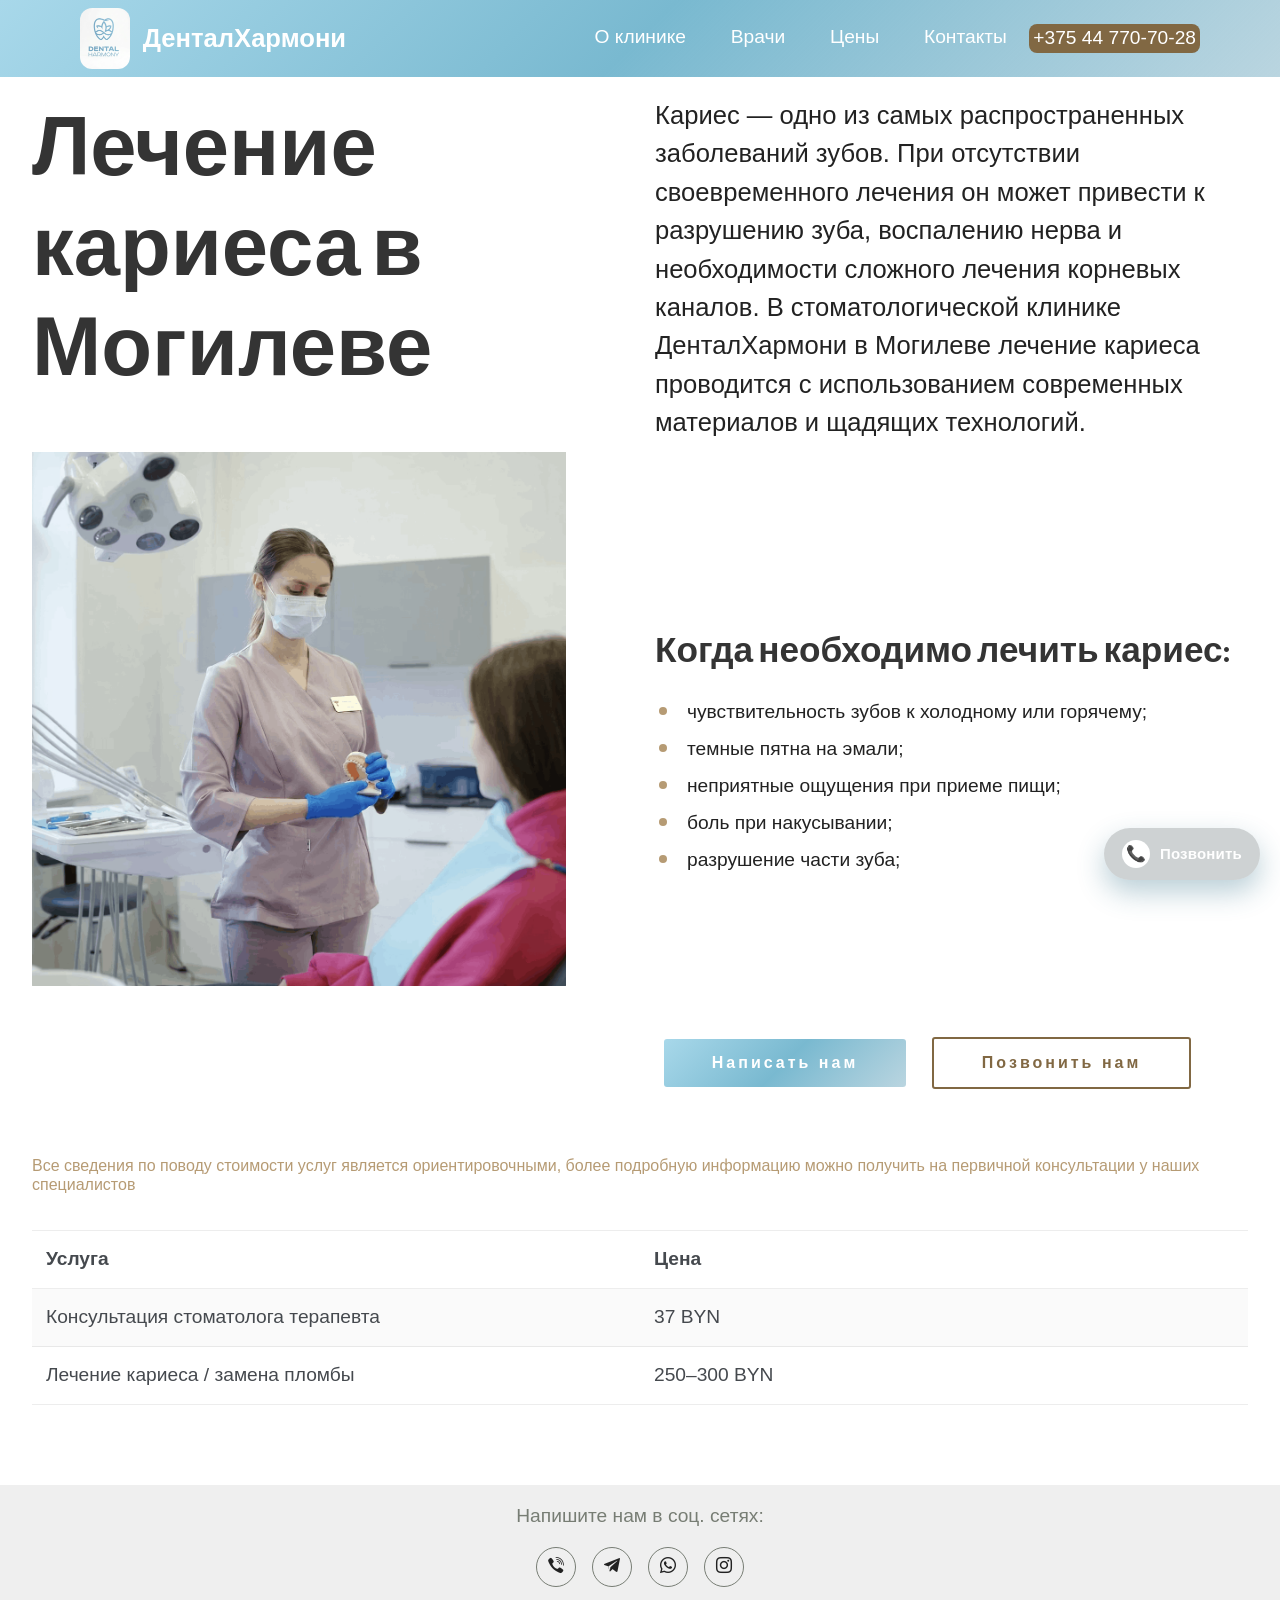
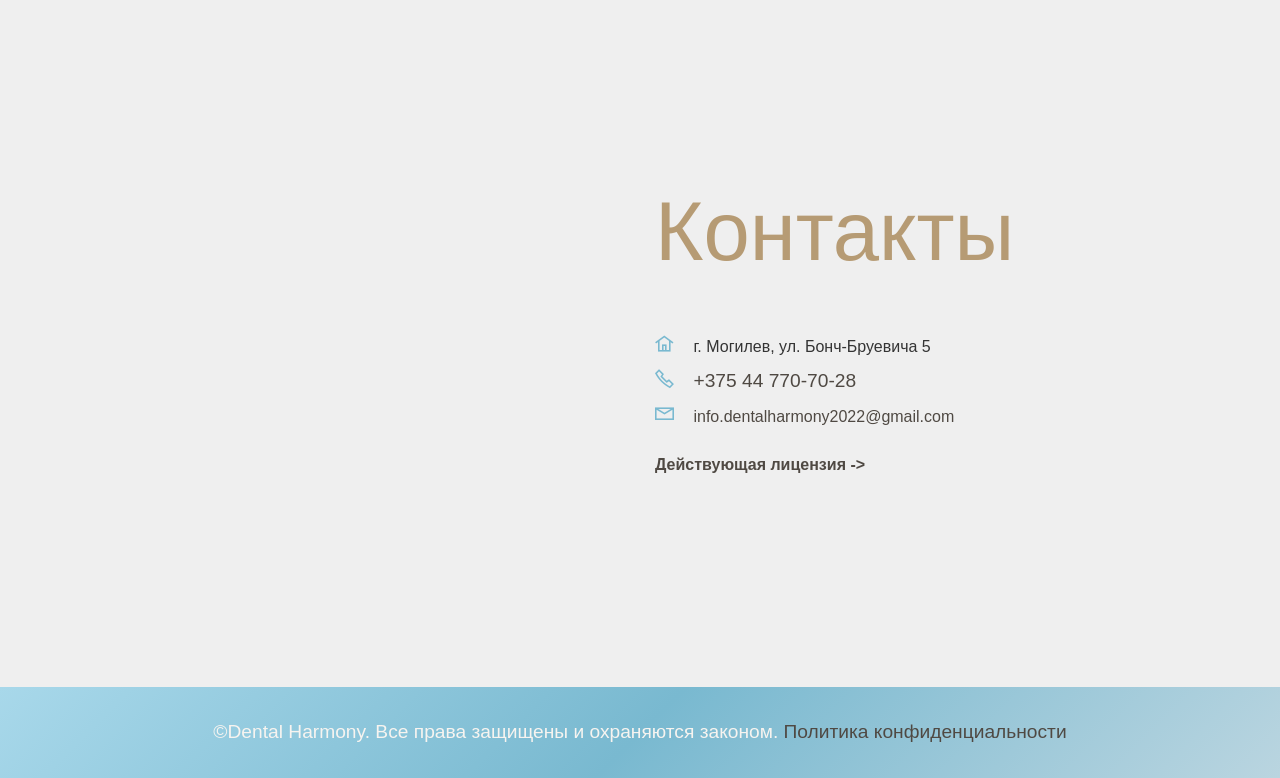
<file: lechenie-kariesa-mogilev.html>
<!DOCTYPE html>
<html lang="ru">
<head>
  <meta charset="UTF-8">
  <meta http-equiv="X-UA-Compatible" content="IE=edge">
  <meta name="viewport" content="width=device-width, initial-scale=1, minimum-scale=1">
  <link rel="shortcut icon" href="assets/images/logo1-100x121.png" type="image/x-icon">
  <meta name="description" content="Лечение кариеса в Могилеве в стоматологии ДенталХармони. Современные материалы, безболезненное лечение и эстетические пломбы. Запишитесь на консультацию.">
  
  
  <title>Лечение кариеса в Могилеве ДенталХармони</title>
  <link rel="stylesheet" href="assets/web/assets/mobirise-icons/mobirise-icons.css" media="print" onload="this.media='all'">
  <link rel="stylesheet" href="assets/web/assets/mobirise-icons2/mobirise2.css" media="print" onload="this.media='all'">
  <link rel="stylesheet" href="assets/tether/tether.min.css">
  <link rel="stylesheet" href="assets/bootstrap/css/bootstrap.min.css">
  <link rel="stylesheet" href="assets/bootstrap/css/bootstrap-grid.min.css">
  <link rel="stylesheet" href="assets/bootstrap/css/bootstrap-reboot.min.css">
  <link rel="stylesheet" href="assets/dropdown/css/style.css">
  <link rel="stylesheet" href="assets/socicon/css/styles.css" media="print" onload="this.media='all'">
  <link rel="stylesheet" href="assets/theme/css/style.css">
  <link rel="preload" href="https://fonts.googleapis.com/css?family=Reem+Kufi:400,500,600,700&display=swap" as="style" onload="this.onload=null;this.rel='stylesheet'">
  <noscript><link rel="stylesheet" href="https://fonts.googleapis.com/css?family=Reem+Kufi:400,500,600,700&display=swap"></noscript>
  <link rel="preload" href="https://fonts.googleapis.com/css?family=Muli:300,300i,400,400i,600,600i,700,700i&display=swap" as="style" onload="this.onload=null;this.rel='stylesheet'">
  <noscript><link rel="stylesheet" href="https://fonts.googleapis.com/css?family=Muli:300,300i,400,400i,600,600i,700,700i&display=swap"></noscript>
  <link rel="stylesheet" href="assets/mobirise/css/mbr-additional.css?v=R4FL09" type="text/css">
<link rel="canonical" href="https://dental-harmony.of.by/lechenie-kariesa-mogilev.html">
  
  <!-- Yandex.Metrika counter -->
<script type="text/javascript">
    (function(m,e,t,r,i,k,a){
        m[i]=m[i]||function(){(m[i].a=m[i].a||[]).push(arguments)};
        m[i].l=1*new Date();
        for (var j = 0; j < document.scripts.length; j++) {if (document.scripts[j].src === r) { return; }}
        k=e.createElement(t),a=e.getElementsByTagName(t)[0],k.async=1,k.src=r,a.parentNode.insertBefore(k,a)
    })(window, document,'script','https://mc.yandex.ru/metrika/tag.js?id=108449241', 'ym');

    ym(108449241, 'init', {ssr:true, webvisor:true, clickmap:true, ecommerce:"dataLayer", referrer: document.referrer, url: location.href, accurateTrackBounce:true, trackLinks:true});
</script>
<noscript><div><img src="https://mc.yandex.ru/watch/108449241" style="position:absolute; left:-9999px;" alt="" width="1" height="1" /></div></noscript>
<!-- /Yandex.Metrika counter -->
  
  <link rel="stylesheet" href="assets/theme/css/call-button.css" media="print" onload="this.media='all'">
  <link rel="stylesheet" href="assets/theme/css/scroll-to-top.css" media="print" onload="this.media='all'">
</head>
<body>
  
  <section class="menu cid-rArWEFjSdi" once="menu" id="menu01-6">



        <nav
            class="navbar navbar-expand beta-menu navbar-dropdown align-items-center navbar-fixed-top navbar-toggleable-sm">
            <button class="navbar-toggler navbar-toggler-right" type="button" data-toggle="collapse"
                data-target="#navbarSupportedContent" aria-controls="navbarSupportedContent" aria-expanded="false"
                aria-label="Toggle navigation">
                <div class="hamburger">
                    <span></span>
                    <span></span>
                    <span></span>
                    <span></span>
                </div>
            </button>
            <div class="menu-logo">
                <div class="navbar-brand">
                    <span class="navbar-logo">
                        <a href="#top" aria-label="На главную">
                            <picture>
                                <source srcset="assets/images/logo1-100x121.webp" type="image/webp">
                                <img src="assets/images/logo1-100x121.png" alt="логотип стомотологческой клиники в Могилеве"
                                    width="50" height="100" style="height: 3.8rem; border-radius: 12px;">
                            </picture>
                        </a>
                    </span>
                    <span class="navbar-caption-wrap"><a class="navbar-caption text-white display-5"
                            href="/">ДенталХармони</a></span>
                </div>
            </div>
            <div class="collapse navbar-collapse" id="navbarSupportedContent">
                <ul class="navbar-nav nav-dropdown" data-app-modern-menu="true">
                    <li class="nav-item">
                        <a class="nav-link link text-white display-7" href="/#content04-8"
                            aria-expanded="false">

                            О клинике<br></a>
                    </li>
                    <li class="nav-item"><a class="nav-link link text-white display-7"
                            href="/#team01-1y">Врачи</a></li>

                    <li class="nav-item"><a class="nav-link link text-white text-primary display-7"
                            href="/#content2-2k">Цены</a></li>

                    <li class="nav-item"><a class="nav-link link text-white display-7" href="/#contact4-r">

                            Контакты</a></li>
                </ul>
                <div class="navbar-buttons mbr-section-btn"
                    style="background: #816843; padding-left: 4px; padding-right: 4px; border-radius: 8px;">
                    <a class="phone-link text-white display-7" href="tel:+375447707028" onclick="gtag('event','click_phone',{event_category:'lead',event_label:'phone'});">
                        +375 44 770-70-28
                    </a>
                </div>
            </div>
        </nav>
    </section>



<section class="content2 woodm4_content2 cid-vg6ETHQYsn" id="content02-32">

    
    


    

    <div class="container">
        <div class="row">
            <div class="col-lg-6 md-pb">
                <h1 class="mbr-section-title align-left mbr-bold mbr-black pb-5 mbr-fonts-style display-1">Лечение кариеса в Могилеве</h1>
                <picture>
                    <source srcset="assets/images/back-1201x1203.webp" type="image/webp">
                    <img src="assets/images/back-1201x1203.png" alt="Лечение кариеса в Могилеве" width="415">
                </picture>
            </div>

            <div class="col-lg-6">
                <p class="text1 pb-3 align-left mbr-fonts-style display-5">Кариес — одно из самых распространенных заболеваний зубов. При отсутствии своевременного лечения он может привести к разрушению зуба, воспалению нерва и необходимости сложного лечения корневых каналов. В стоматологической клинике ДенталХармони в Могилеве лечение кариеса проводится с использованием современных материалов и щадящих технологий.<br><br><br><br><br></p>
                <h2 class="mbr-section-subtitle mbr-bold mbr-black mbr-light pb-3 mbr-fonts-style display-2">Когда необходимо лечить кариес:</h2>
                <div class="mbr-text pb-5 counter-container mbr-fonts-style display-7">
                    <ul>
                        <li><span style="font-size: 1.2rem;">чувствительность зубов к холодному или горячему;</span><br></li>
                        <li>темные пятна на эмали;</li>
                        <li>неприятные ощущения при приеме пищи;</li>
                        <li>боль при накусывании;</li>
                        <li><span style="font-size: 1.2rem;">разрушение части зуба;</span></li>
                    </ul>
                </div>
                <p class="text2 align-left mbr-fonts-style display-7"></p>
            </div>
        </div>
    </div>
</section>

<section class="header1 woodm4_header1 cid-vg6ETI3XiM" id="header01-33">

    

    

    <div class="container">
        <div class="row justify-content-md-end">
            <div class="mbr-white col-lg-6 col-md-12">
                
                
                
                <div class="mbr-section-btn"><a class="btn btn-md btn-secondary display-4" href="/#form01-6">Написать нам</a>
                    <a class="btn btn-md btn-danger-outline display-4" href="tel:+375 44 770-70-28" onclick="gtag('event','click_phone',{event_category:'lead',event_label:'phone'});">Позвонить нам</a></div>
            </div>
        </div>
    </div>
    
</section>

<section class="pricing1 lodgem5 cid-vg6ETIa0DZ" id="apricing1-34">
    

    
    
    <div class="container">
        <div class="row">
            <div class="col-12">
                <div class="mbr-section-head">
                    <h2 class="mbr-section-title mbr-fonts-style mb-0 display-4">Все сведения по поводу стоимости услуг является ориентировочными, более подробную информацию можно получить на первичной консультации у наших специалистов</h2>
                    
                </div>
                <div class="tabl-container">
                    <div class="tabl-item-row">
                        <div class="tabl-item-column">
                            <p class="card-title mbr-fonts-style mb-0 display-7"><strong>Услуга</strong></p>
                        </div>
                        <div class="tabl-item-column">
                            <p class="card-title mbr-fonts-style mb-0 display-7">
                                <strong>Цена</strong></p>
                        </div>
                        
                    </div>

                    <div class="tabl-item-row">
                        <div class="tabl-item-column">
                            <p class="card-text mbr-fonts-style mb-0 display-7">
                                Консультация стоматолога терапевта</p>
                        </div>
                        <div class="tabl-item-column">
                            <p class="card-text mbr-fonts-style mb-0 display-7">
                                37 BYN</p>
                        </div>
                        
                    </div>

                    <div class="tabl-item-row">
                        <div class="tabl-item-column">
                            <p class="card-text mbr-fonts-style mb-0 display-7">
                                Лечение кариеса / замена пломбы</p>
                        </div>
                        <div class="tabl-item-column">
                            <p class="card-text mbr-fonts-style mb-0 display-7">
                                250–300 BYN</p>
                        </div>
                        
                    </div>
                    
                    
                    

                    
                    
                    
                </div>
            </div>
        </div>
    </div>
</section>

<section class="social1 cid-vfkh2itAdA" id="social01-2t">

            <div class="container">
                <div class="row justify-content-center">
                    <p class="mbr-text mbr-fonts-style display-7">Напишите нам в соц. сетях:</p>
                    <div class="col-lg-12">
                        <div class="wrapper">
                            <div class="icon-wrapper">
                                <a href="viber://chat?number=%2B375447707028" aria-label="Написать в Viber" onclick="gtag('event','click_viber',{event_category:'lead'});">
                                    <span class="mbr-iconfont socicon-viber socicon"></span>
                                </a>
                            </div>

                            <div class="icon-wrapper">
                                <a href="https://t.me/+375447707028" aria-label="Написать в Telegram" onclick="gtag('event','click_tg',{event_category:'lead'});">
                                    <span class="mbr-iconfont socicon-telegram socicon"></span>
                                </a>
                            </div>

                            <div class="icon-wrapper">
                                <a href="https://wa.me/375447707028?text=Добро пожаловать в клинику ДенталХармони!" aria-label="Написать в WhatsApp" onclick="gtag('event','click_whatsapp',{event_category:'lead'});">
                                    <span class="mbr-iconfont socicon-whatsapp socicon"></span>
                                </a>
                            </div>

                            <div class="icon-wrapper">
                                <a href="https://instagram.com/dental_harmony_mogilev" aria-label="Перейти в Instagram" onclick="gtag('event','click_inst',{event_category:'lead'});">
                                    <span class="mbr-iconfont socicon-instagram socicon"></span>
                                </a>
                            </div>



                        </div>

                    </div>
                </div>
            </div>
        </section>

<section data-bs-version="5" class="contact4 cid-ufX9EuGRT0" id="contact4-r">




            <div class="container">
                <div class="row justify-content-center align-items-center">
                    <div class="map-wrapper col-12 col-lg-6">
                        <div class="google-map"><iframe title="Карта расположения клиники" frameborder="0" style="border:0"
                                src="https://www.google.com/maps/embed/v1/place?key=AIzaSyBQ55g-IgRRgXrd803PTWDTb7kd6aAitNQ&amp;q=Могилёв, ул. Бонч-Бруевича 5"
                                allowfullscreen=""></iframe></div>
                    </div>
                    <div class="col-12 col-lg-6">
                        <div class="header_box">
                            <h2 class="card-title mbr-fonts-style display-1">Контакты</h2>

                        </div>
                        <div class="row">
                            <div class="col-12">
                                <div class="column_wrap">
                                    <p class="mbr-section-subtitle mbr-fonts-style display-5"></p>
                                    <div class="contact_content">
                                        <div class="iconfont-wrapper">
                                            <span class="mbr-iconfont mobi-mbri-home mobi-mbri"
                                                style="color: rgb(121, 185, 208); fill: rgb(121, 185, 208);"></span>
                                        </div>
                                        <p class="card_text mb-0 mbr-fonts-style display-4">г. Могилев, ул.
                                            Бонч-Бруевича
                                            5<br></p>
                                    </div>
                                    <div class="contact_content">
                                        <div class="iconfont-wrapper">
                                            <span class="mbr-iconfont mobi-mbri-phone mobi-mbri"
                                                style="color: rgb(121, 185, 208); fill: rgb(121, 185, 208);"></span>
                                        </div>
                                        <p class="card_text mb-0 mbr-fonts-style display-4"><a
                                                class="phone-link display-7" href="tel:+375447707028" onclick="gtag('event','click_phone',{event_category:'lead',event_label:'phone'});">
                                                +375 44 770-70-28
                                            </a><br></p>
                                    </div>
                                    <div class="contact_content">
                                        <div class="iconfont-wrapper">
                                            <span class="mbr-iconfont mobi-mbri-letter mobi-mbri"
                                                style="color: rgb(121, 185, 208); fill: rgb(121, 185, 208);"></span>
                                        </div>
                                        <p class="card_text mb-0 mbr-fonts-style display-4"><a href="mailto:info.dentalharmony2022@gmail.com"
class="text-primary">info.dentalharmony2022@gmail.com</a></p> </div>
                                    <div class="contact_content mt-3">
                                        <p class="card_text mb-0 mbr-fonts-style display-4"><a href="https://license.gov.by/onelicense/184092" 
                                                class="text-primary mbr-bold">Действующая лицензия -></a></p>
                                    </div>
                                </div>
                            </div>

                        </div>
                    </div>
                </div>
            </div>
        </section>

<section class="footer2 cid-rArWKbZ4Lx" once="footers" id="footer02-g">





            <div class="container">
                <div class="media-container-row align-center mbr-white">
                    <div class="col-12">
                        <p class="mbr-text mb-0 mbr-fonts-style display-7">
                            ©Dental Harmony. Все права защищены и охраняются законом. <a href="privacy-policy.html" class="text-primary">Политика конфиденциальности</a></p> 
                            
                    </div>
                </div>
            </div>
        </section>


<script src="assets/web/assets/jquery/jquery.min.js"></script>
  <script src="assets/popper/popper.min.js"></script>
  <script src="assets/tether/tether.min.js"></script>
  <script src="assets/bootstrap/js/bootstrap.min.js"></script>
  <script src="assets/smoothscroll/smooth-scroll.js"></script>
  <script src="assets/dropdown/js/nav-dropdown.js"></script>
  <script src="assets/dropdown/js/navbar-dropdown.js"></script>
  <script src="assets/touchswipe/jquery.touch-swipe.min.js"></script>
  <script src="assets/theme/js/script.js"></script>
  <script defer src="assets/theme/js/call-button.js"></script>
  <script defer src="assets/theme/js/cookie-consent.js"></script>
  <script defer src="assets/theme/js/scroll-to-top.js"></script>
  
  
  <script type="application/ld+json">
            {
                "@context": "https://schema.org",
                "@type": "Dentist",
                "name": "ДенталХармони Dental Harmony",
                "image": "https://your-site.com/assets/images/logo1-100x121.png",
                "address": {
                    "@type": "PostalAddress",
                    "streetAddress": "ул. Бонч-Бруевича 5",
                    "addressLocality": "Могилев",
                    "addressCountry": "BY"
                },
                "telephone": "+375447707028",
                "url": "https://dental-harmony.of.by/",
                "priceRange": "$$",
                "openingHours": "Mo-Sa 08:30-20:00"
            }
        </script>
</body>
</html>
</file>
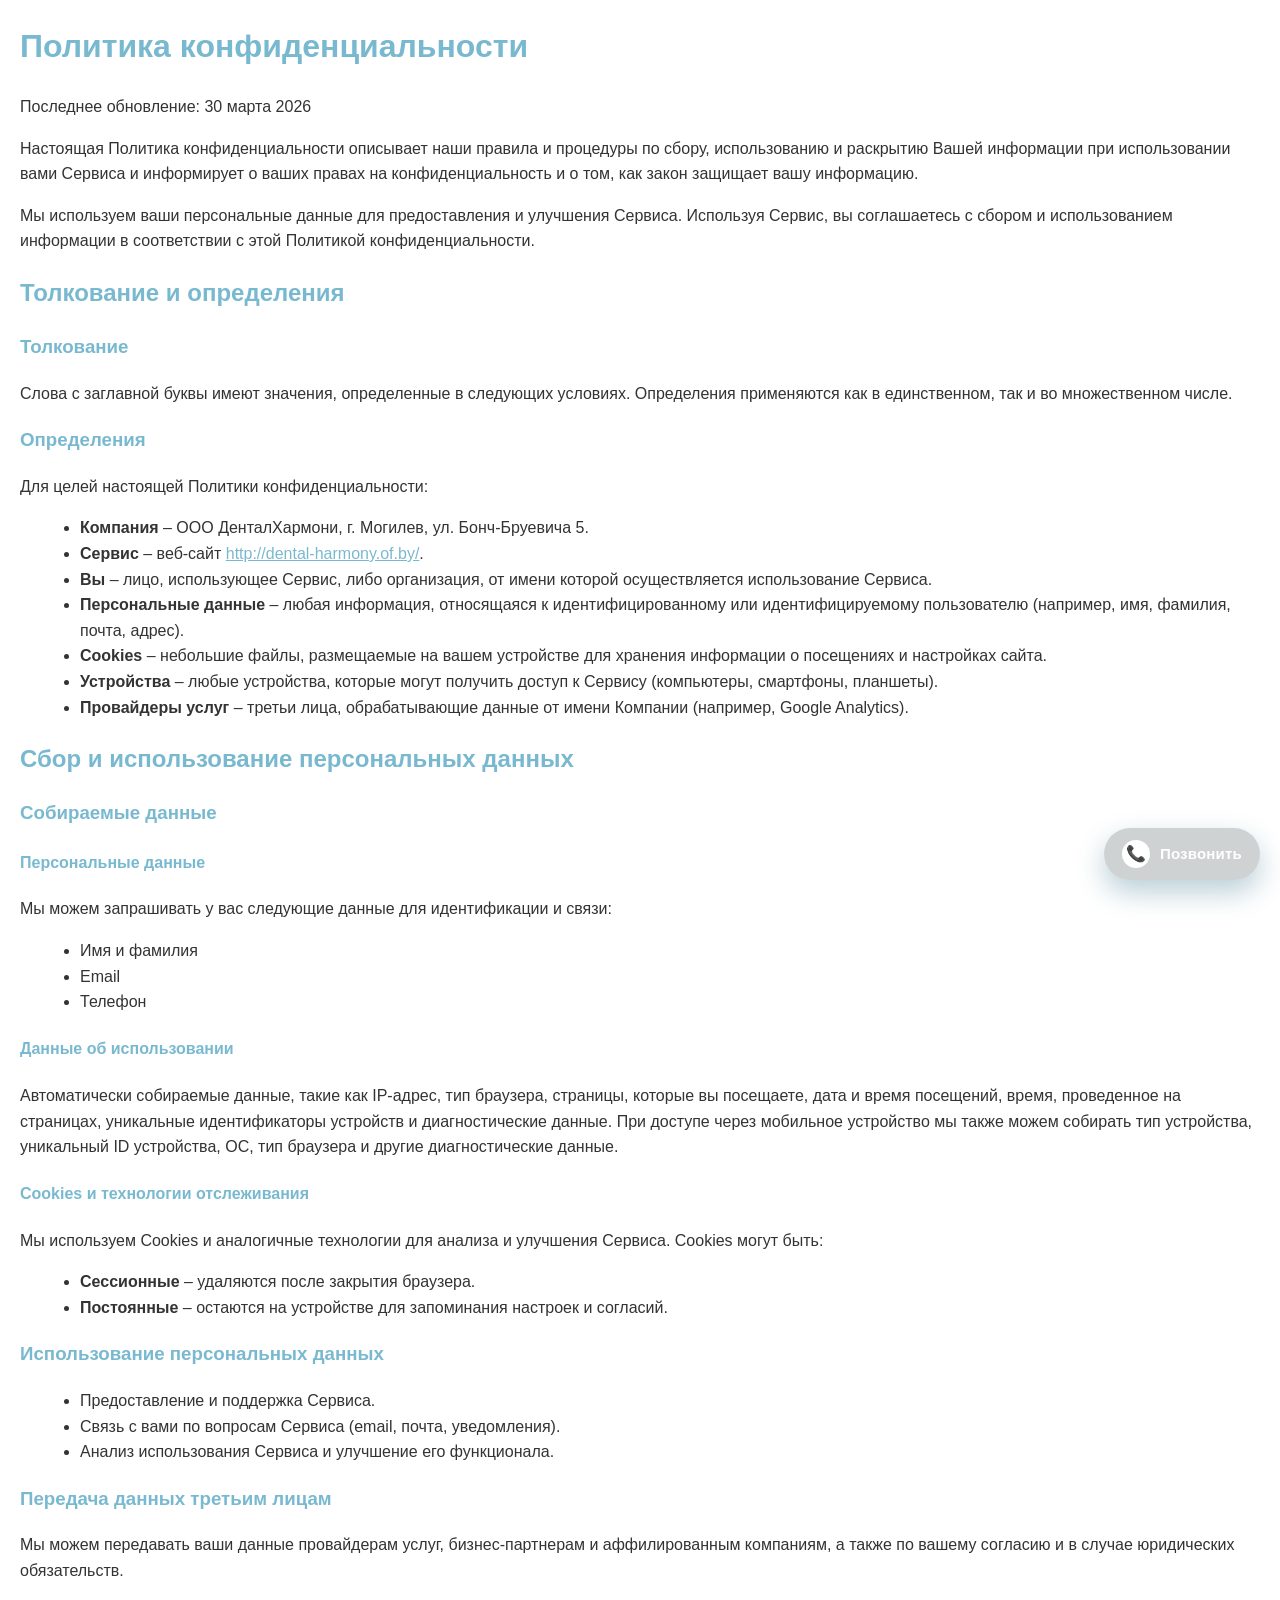
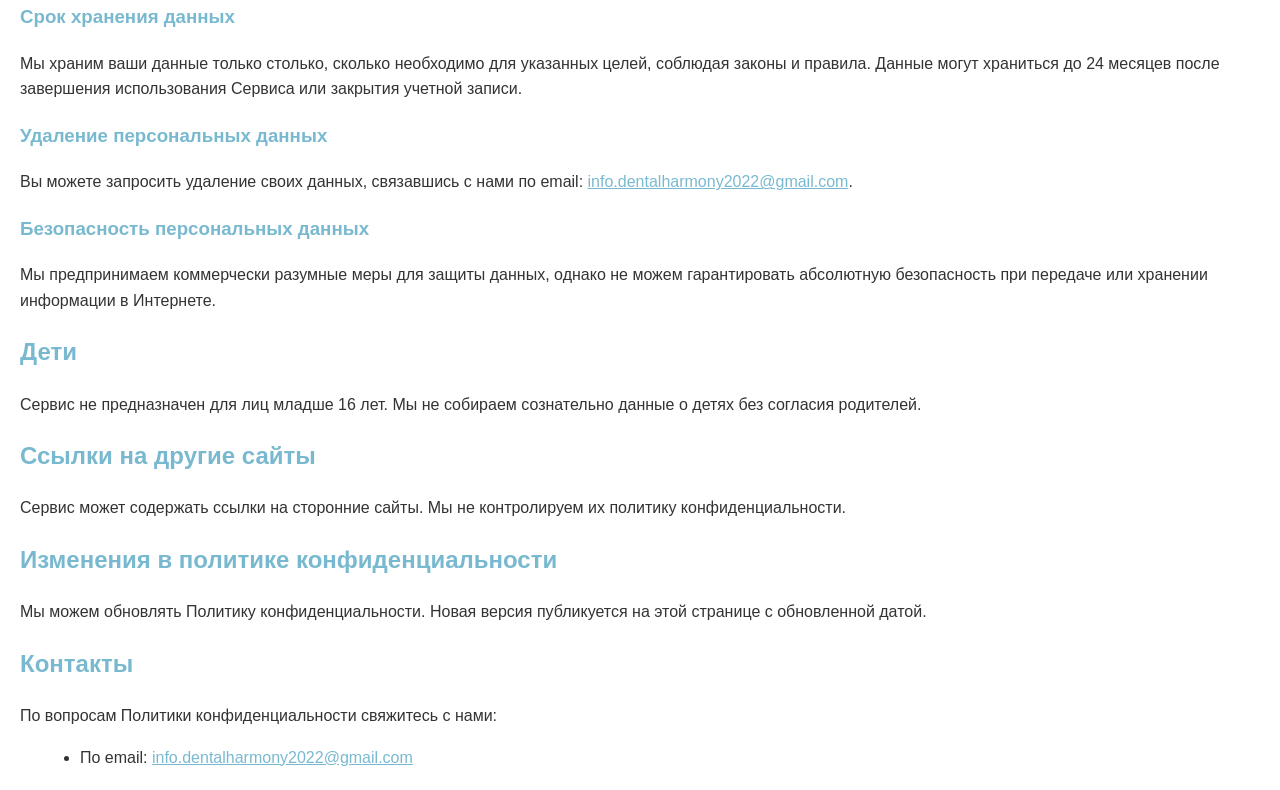
<file: privacy-policy.html>
<!DOCTYPE html>
<html lang="ru">
<head>
    <meta charset="UTF-8">
    <meta name="viewport" content="width=device-width, initial-scale=1.0">
    <title>Политика конфиденциальности | ООО ДенталХармони</title>
    <style>
        body { font-family: Arial, sans-serif; line-height: 1.6; margin: 20px; color: #333; }
        h1, h2, h3, h4 { color: #79B9D0; }
        ul { margin-left: 20px; }
        a { color: #79B9D0; text-decoration: underline; }
    </style>
    <link rel="stylesheet" href="assets/theme/css/call-button.css" media="print" onload="this.media='all'">
    <link rel="stylesheet" href="assets/theme/css/scroll-to-top.css" media="print" onload="this.media='all'">
</head>
<body>

<h1>Политика конфиденциальности</h1>
<p>Последнее обновление: 30 марта 2026</p>
<p>Настоящая Политика конфиденциальности описывает наши правила и процедуры по сбору, использованию и раскрытию Вашей информации при использовании вами Сервиса и информирует о ваших правах на конфиденциальность и о том, как закон защищает вашу информацию.</p>
<p>Мы используем ваши персональные данные для предоставления и улучшения Сервиса. Используя Сервис, вы соглашаетесь с сбором и использованием информации в соответствии с этой Политикой конфиденциальности.</p>

<h2>Толкование и определения</h2>

<h3>Толкование</h3>
<p>Слова с заглавной буквы имеют значения, определенные в следующих условиях. Определения применяются как в единственном, так и во множественном числе.</p>

<h3>Определения</h3>
<p>Для целей настоящей Политики конфиденциальности:</p>
<ul>
    <li><strong>Компания</strong> – ООО ДенталХармони, г. Могилев, ул. Бонч-Бруевича 5.</li>
    <li><strong>Сервис</strong> – веб-сайт <a href="http://dental-harmony.of.by/" target="_blank">http://dental-harmony.of.by/</a>.</li>
    <li><strong>Вы</strong> – лицо, использующее Сервис, либо организация, от имени которой осуществляется использование Сервиса.</li>
    <li><strong>Персональные данные</strong> – любая информация, относящаяся к идентифицированному или идентифицируемому пользователю (например, имя, фамилия, почта, адрес).</li>
    <li><strong>Cookies</strong> – небольшие файлы, размещаемые на вашем устройстве для хранения информации о посещениях и настройках сайта.</li>
    <li><strong>Устройства</strong> – любые устройства, которые могут получить доступ к Сервису (компьютеры, смартфоны, планшеты).</li>
    <li><strong>Провайдеры услуг</strong> – третьи лица, обрабатывающие данные от имени Компании (например, Google Analytics).</li>
</ul>

<h2>Сбор и использование персональных данных</h2>

<h3>Собираемые данные</h3>

<h4>Персональные данные</h4>
<p>Мы можем запрашивать у вас следующие данные для идентификации и связи:</p>
<ul>
    <li>Имя и фамилия</li>
    <li>Email</li>
    <li>Телефон</li>
</ul>

<h4>Данные об использовании</h4>
<p>Автоматически собираемые данные, такие как IP-адрес, тип браузера, страницы, которые вы посещаете, дата и время посещений, время, проведенное на страницах, уникальные идентификаторы устройств и диагностические данные. При доступе через мобильное устройство мы также можем собирать тип устройства, уникальный ID устройства, ОС, тип браузера и другие диагностические данные.</p>

<h4>Cookies и технологии отслеживания</h4>
<p>Мы используем Cookies и аналогичные технологии для анализа и улучшения Сервиса. Cookies могут быть:</p>
<ul>
    <li><strong>Сессионные</strong> – удаляются после закрытия браузера.</li>
    <li><strong>Постоянные</strong> – остаются на устройстве для запоминания настроек и согласий.</li>
</ul>

<h3>Использование персональных данных</h3>
<ul>
    <li>Предоставление и поддержка Сервиса.</li>
    <li>Связь с вами по вопросам Сервиса (email, почта, уведомления).</li>
    <li>Анализ использования Сервиса и улучшение его функционала.</li>
</ul>

<h3>Передача данных третьим лицам</h3>
<p>Мы можем передавать ваши данные провайдерам услуг, бизнес-партнерам и аффилированным компаниям, а также по вашему согласию и в случае юридических обязательств.</p>

<h3>Срок хранения данных</h3>
<p>Мы храним ваши данные только столько, сколько необходимо для указанных целей, соблюдая законы и правила. Данные могут храниться до 24 месяцев после завершения использования Сервиса или закрытия учетной записи.</p>

<h3>Удаление персональных данных</h3>
<p>Вы можете запросить удаление своих данных, связавшись с нами по email: <a href="mailto:info.dentalharmony2022@gmail.com">info.dentalharmony2022@gmail.com</a>.</p>

<h3>Безопасность персональных данных</h3>
<p>Мы предпринимаем коммерчески разумные меры для защиты данных, однако не можем гарантировать абсолютную безопасность при передаче или хранении информации в Интернете.</p>

<h2>Дети</h2>
<p>Сервис не предназначен для лиц младше 16 лет. Мы не собираем сознательно данные о детях без согласия родителей.</p>

<h2>Ссылки на другие сайты</h2>
<p>Сервис может содержать ссылки на сторонние сайты. Мы не контролируем их политику конфиденциальности.</p>

<h2>Изменения в политике конфиденциальности</h2>
<p>Мы можем обновлять Политику конфиденциальности. Новая версия публикуется на этой странице с обновленной датой.</p>

<h2>Контакты</h2>
<p>По вопросам Политики конфиденциальности свяжитесь с нами:</p>
<ul>
    <li>По email: <a href="mailto:info.dentalharmony2022@gmail.com">info.dentalharmony2022@gmail.com</a></li>
</ul>
<script defer src="assets/theme/js/call-button.js"></script>
<script defer src="assets/theme/js/cookie-consent.js"></script>
<script defer src="assets/theme/js/scroll-to-top.js"></script>
</body>
</html>
</file>
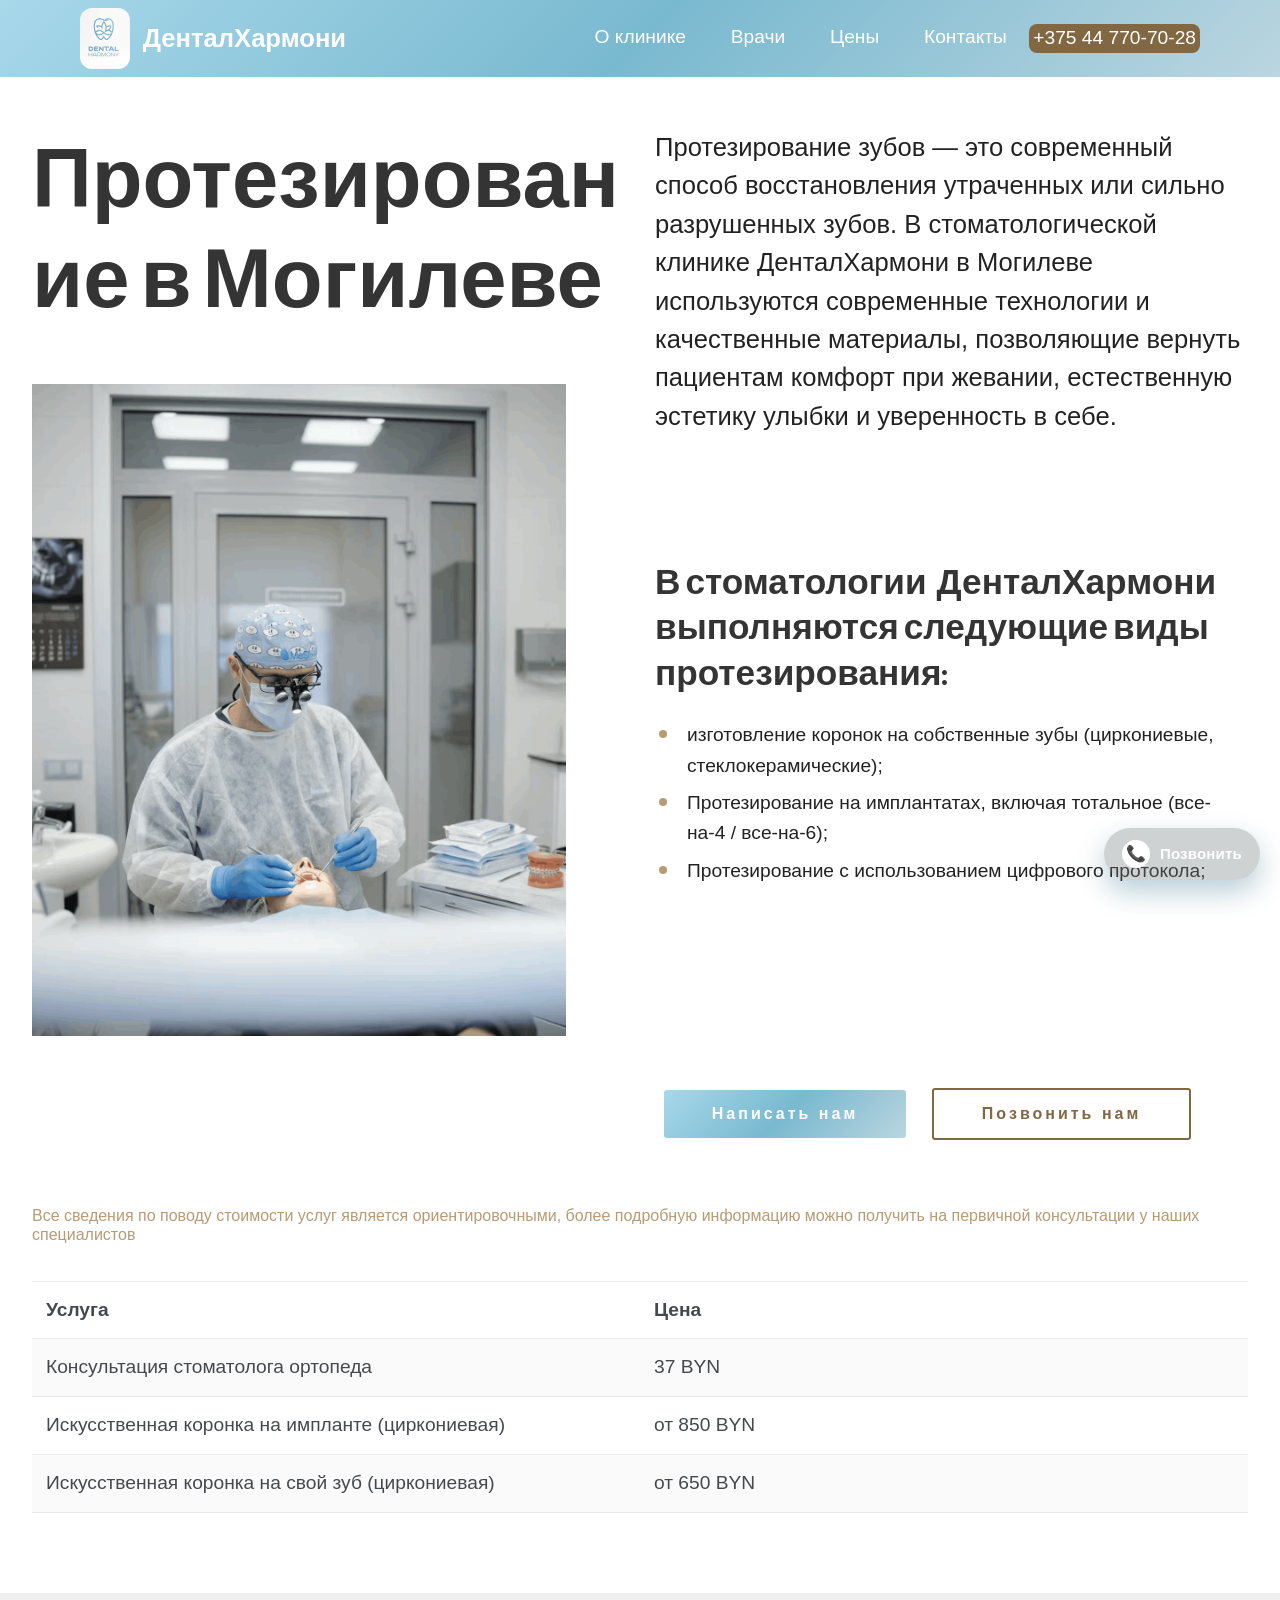
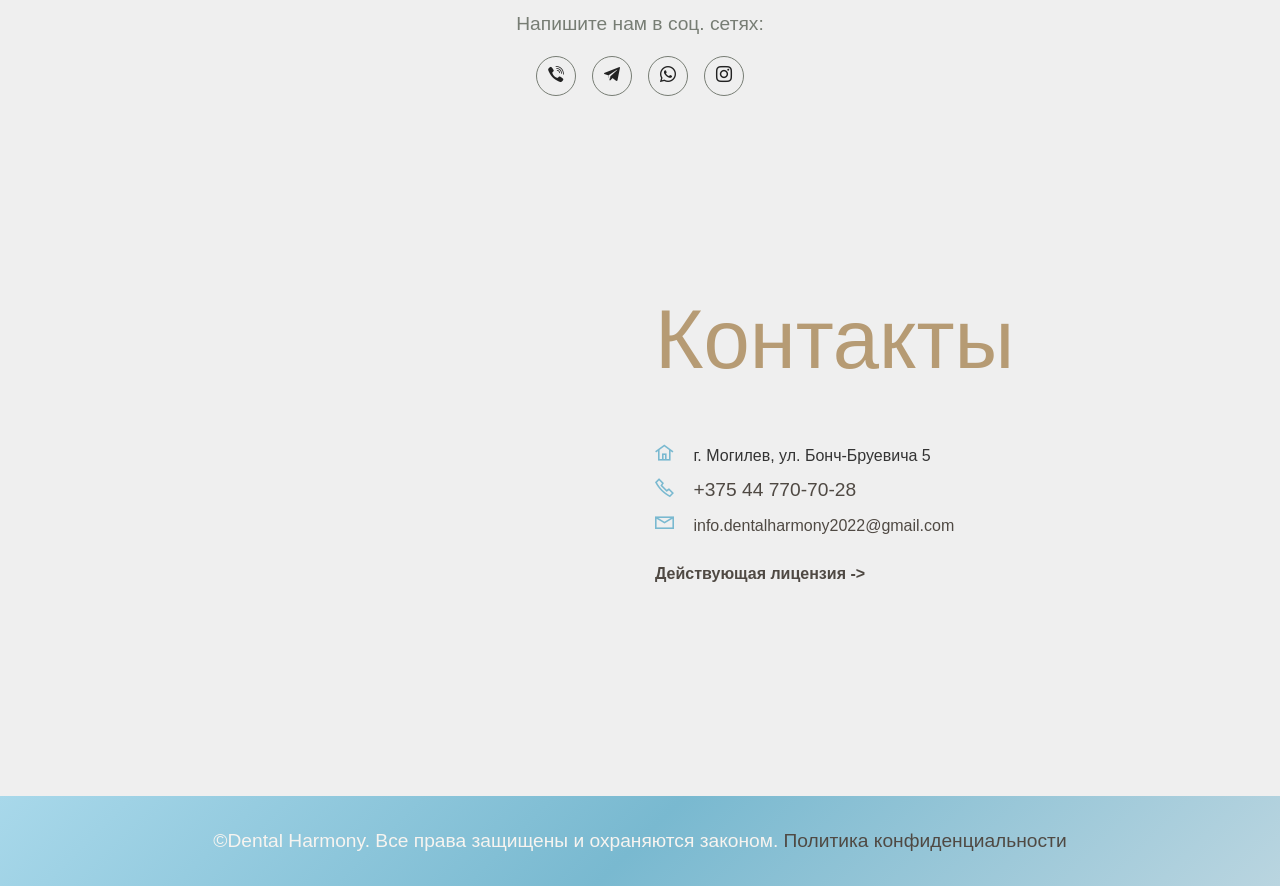
<file: protezirovanie-zubov-mogilev.html>
<!DOCTYPE html>
<html lang="ru">
<head>
  <meta charset="UTF-8">
  <meta http-equiv="X-UA-Compatible" content="IE=edge">
  <meta name="viewport" content="width=device-width, initial-scale=1, minimum-scale=1">
  <link rel="shortcut icon" href="assets/images/logo1-100x121.png" type="image/x-icon">
  <meta name="description" content="Протезирование зубов и установка коронок в Могилеве в стоматологии ДенталХармони. Циркониевые и керамические коронки, цифровое протезирование и восстановление улыбки.">
  
  
  <title>Протезирование зубов, коронки в Могилеве | ДенталХармони</title>
  <link rel="stylesheet" href="assets/web/assets/mobirise-icons/mobirise-icons.css" media="print" onload="this.media='all'">
  <link rel="stylesheet" href="assets/web/assets/mobirise-icons2/mobirise2.css" media="print" onload="this.media='all'">
  <link rel="stylesheet" href="assets/tether/tether.min.css">
  <link rel="stylesheet" href="assets/bootstrap/css/bootstrap.min.css">
  <link rel="stylesheet" href="assets/bootstrap/css/bootstrap-grid.min.css">
  <link rel="stylesheet" href="assets/bootstrap/css/bootstrap-reboot.min.css">
  <link rel="stylesheet" href="assets/dropdown/css/style.css">
  <link rel="stylesheet" href="assets/socicon/css/styles.css" media="print" onload="this.media='all'">
  <link rel="stylesheet" href="assets/theme/css/style.css">
  <link rel="preload" href="https://fonts.googleapis.com/css?family=Reem+Kufi:400,500,600,700&display=swap" as="style" onload="this.onload=null;this.rel='stylesheet'">
  <noscript><link rel="stylesheet" href="https://fonts.googleapis.com/css?family=Reem+Kufi:400,500,600,700&display=swap"></noscript>
  <link rel="preload" href="https://fonts.googleapis.com/css?family=Muli:300,300i,400,400i,600,600i,700,700i&display=swap" as="style" onload="this.onload=null;this.rel='stylesheet'">
  <noscript><link rel="stylesheet" href="https://fonts.googleapis.com/css?family=Muli:300,300i,400,400i,600,600i,700,700i&display=swap"></noscript>
  <link rel="stylesheet" href="assets/mobirise/css/mbr-additional.css?v=YpTmG8" type="text/css">
<link rel="canonical" href="https://dental-harmony.of.by/protezirovanie-zubov-mogilev.html">
  <!-- Yandex.Metrika counter -->
<script type="text/javascript">
    (function(m,e,t,r,i,k,a){
        m[i]=m[i]||function(){(m[i].a=m[i].a||[]).push(arguments)};
        m[i].l=1*new Date();
        for (var j = 0; j < document.scripts.length; j++) {if (document.scripts[j].src === r) { return; }}
        k=e.createElement(t),a=e.getElementsByTagName(t)[0],k.async=1,k.src=r,a.parentNode.insertBefore(k,a)
    })(window, document,'script','https://mc.yandex.ru/metrika/tag.js?id=108449241', 'ym');

    ym(108449241, 'init', {ssr:true, webvisor:true, clickmap:true, ecommerce:"dataLayer", referrer: document.referrer, url: location.href, accurateTrackBounce:true, trackLinks:true});
</script>
<noscript><div><img src="https://mc.yandex.ru/watch/108449241" style="position:absolute; left:-9999px;" alt="" width="1" height="1" /></div></noscript>
<!-- /Yandex.Metrika counter -->
  
  
  <link rel="stylesheet" href="assets/theme/css/call-button.css" media="print" onload="this.media='all'">
  <link rel="stylesheet" href="assets/theme/css/scroll-to-top.css" media="print" onload="this.media='all'">
</head>
<body>
  
 <section class="menu cid-rArWEFjSdi" once="menu" id="menu01-6">



        <nav
            class="navbar navbar-expand beta-menu navbar-dropdown align-items-center navbar-fixed-top navbar-toggleable-sm">
            <button class="navbar-toggler navbar-toggler-right" type="button" data-toggle="collapse"
                data-target="#navbarSupportedContent" aria-controls="navbarSupportedContent" aria-expanded="false"
                aria-label="Toggle navigation">
                <div class="hamburger">
                    <span></span>
                    <span></span>
                    <span></span>
                    <span></span>
                </div>
            </button>
            <div class="menu-logo">
                <div class="navbar-brand">
                    <span class="navbar-logo">
                        <a href="#top" aria-label="На главную">
                            <picture>
                                <source srcset="assets/images/logo1-100x121.webp" type="image/webp">
                                <img src="assets/images/logo1-100x121.png" alt="логотип стомотологческой клиники в Могилеве"
                                    width="50" height="100" style="height: 3.8rem; border-radius: 12px;">
                            </picture>
                        </a>
                    </span>
                    <span class="navbar-caption-wrap"><a class="navbar-caption text-white display-5"
                            href="/">ДенталХармони</a></span>
                </div>
            </div>
            <div class="collapse navbar-collapse" id="navbarSupportedContent">
                <ul class="navbar-nav nav-dropdown" data-app-modern-menu="true">
                    <li class="nav-item">
                        <a class="nav-link link text-white display-7" href="/#content04-8"
                            aria-expanded="false">

                            О клинике<br></a>
                    </li>
                    <li class="nav-item"><a class="nav-link link text-white display-7"
                            href="/#team01-1y">Врачи</a></li>

                    <li class="nav-item"><a class="nav-link link text-white text-primary display-7"
                            href="/#content2-2k">Цены</a></li>

                    <li class="nav-item"><a class="nav-link link text-white display-7" href="/#contact4-r">

                            Контакты</a></li>
                </ul>
                <div class="navbar-buttons mbr-section-btn"
                    style="background: #816843; padding-left: 4px; padding-right: 4px; border-radius: 8px;">
                    <a class="phone-link text-white display-7" href="tel:+375447707028" onclick="gtag('event','click_phone',{event_category:'lead',event_label:'phone'});">
                        +375 44 770-70-28
                    </a>
                </div>
            </div>
        </nav>
    </section>



<section class="content2 woodm4_content2 cid-vg7tqSkBPO" id="content02-3w">

    
    


    

    <div class="container">
        <div class="row">
            <div class="col-lg-6 md-pb">
                <h1 class="mbr-section-title align-left mbr-bold mbr-black pb-5 mbr-fonts-style display-1">Протезирование в Могилеве</h1>
                <picture>
                    <source srcset="assets/images/d0a1d0bdd0b8d0bcd0bed0ba20d18dd0bad180d0b0d0bdd0b0202026-04-0720d0b22018.34.45-1201x1469.webp" type="image/webp">
                    <img src="assets/images/d0a1d0bdd0b8d0bcd0bed0ba20d18dd0bad180d0b0d0bdd0b0202026-04-0720d0b22018.34.45-1201x1469.png" alt="протезирование в могилеве" width="415">
                </picture>
            </div>

            <div class="col-lg-6">
                <p class="text1 pb-3 align-left mbr-fonts-style display-5">Протезирование зубов — это современный способ восстановления утраченных или сильно разрушенных зубов. В стоматологической клинике ДенталХармони в Могилеве используются современные технологии и качественные материалы, позволяющие вернуть пациентам комфорт при жевании, естественную эстетику улыбки и уверенность в себе.</p>
                <h2 class="mbr-section-subtitle mbr-bold mbr-black mbr-light pb-3 mbr-fonts-style display-2"><br><br>В стоматологии&nbsp; ДенталХармони выполняются следующие виды протезирования:</h2>
                <div class="mbr-text pb-5 counter-container mbr-fonts-style display-7">
                    <ul>
                        <li><span style="font-size: 1.2rem;">изготовление коронок на собственные зубы (циркониевые, стеклокерамические);</span><br></li>
                        <li>Протезирование на имплантатах, включая тотальное (все-на-4 / все-на-6);</li>
                        <li>Протезирование с использованием цифрового протокола;</li>
                    </ul>
                </div>
                <p class="text2 align-left mbr-fonts-style display-7"></p>
            </div>
        </div>
    </div>
</section>

<section class="header1 woodm4_header1 cid-vg7snbzzlP" id="header01-3r">

    

    

    <div class="container">
        <div class="row justify-content-md-end">
            <div class="mbr-white col-lg-6 col-md-12">
                
                
                
                <div class="mbr-section-btn"><a class="btn btn-md btn-secondary display-4" href="/#form01-6">Написать нам</a>
                    <a class="btn btn-md btn-danger-outline display-4" href="tel:+375 44 770-70-28" onclick="gtag('event','click_phone',{event_category:'lead',event_label:'phone'});">Позвонить нам</a></div>
            </div>
        </div>
    </div>
    
</section>

<section class="pricing1 lodgem5 cid-vg7snbHqTF" id="apricing1-3s">
    

    
    
    <div class="container">
        <div class="row">
            <div class="col-12">
                <div class="mbr-section-head">
                    <h2 class="mbr-section-title mbr-fonts-style mb-0 display-4">Все сведения по поводу стоимости услуг является ориентировочными, более подробную информацию можно получить на первичной консультации у наших специалистов</h2>
                    
                </div>
                <div class="tabl-container">
                    <div class="tabl-item-row">
                        <div class="tabl-item-column">
                            <p class="card-title mbr-fonts-style mb-0 display-7"><strong>Услуга</strong></p>
                        </div>
                        <div class="tabl-item-column">
                            <p class="card-title mbr-fonts-style mb-0 display-7">
                                <strong>Цена</strong></p>
                        </div>
                        
                    </div>

                    <div class="tabl-item-row">
                        <div class="tabl-item-column">
                            <p class="card-text mbr-fonts-style mb-0 display-7">Консультация стоматолога ортопеда<br></p>
                        </div>
                        <div class="tabl-item-column">
                            <p class="card-text mbr-fonts-style mb-0 display-7">37 BYN<br></p>
                        </div>
                        
                    </div>

                    <div class="tabl-item-row">
                        <div class="tabl-item-column">
                            <p class="card-text mbr-fonts-style mb-0 display-7">Искусственная коронка на импланте (циркониевая)</p>
                        </div>
                        <div class="tabl-item-column">
                            <p class="card-text mbr-fonts-style mb-0 display-7">от 850 BYN<br></p>
                        </div>
                        
                    </div>
                    <div class="tabl-item-row">
                        <div class="tabl-item-column">
                            <p class="card-text mbr-fonts-style mb-0 display-7">Искусственная коронка на свой зуб (циркониевая)<br></p>
                        </div>
                        <div class="tabl-item-column">
                            <p class="card-text mbr-fonts-style mb-0 display-7">от 650 BYN<br></p>
                        </div>
                        
                    </div>
                    
                    

                    
                    
                    
                </div>
            </div>
        </div>
    </div>
</section>

<section class="social1 cid-vfkh2itAdA" id="social01-2t">

            <div class="container">
                <div class="row justify-content-center">
                    <p class="mbr-text mbr-fonts-style display-7">Напишите нам в соц. сетях:</p>
                    <div class="col-lg-12">
                        <div class="wrapper">
                            <div class="icon-wrapper">
                                <a href="viber://chat?number=%2B375447707028" aria-label="Написать в Viber" onclick="gtag('event','click_viber',{event_category:'lead'});">
                                    <span class="mbr-iconfont socicon-viber socicon"></span>
                                </a>
                            </div>

                            <div class="icon-wrapper">
                                <a href="https://t.me/+375447707028" aria-label="Написать в Telegram" onclick="gtag('event','click_tg',{event_category:'lead'});">
                                    <span class="mbr-iconfont socicon-telegram socicon"></span>
                                </a>
                            </div>

                            <div class="icon-wrapper">
                                <a href="https://wa.me/375447707028?text=Добро пожаловать в клинику ДенталХармони!" aria-label="Написать в WhatsApp" onclick="gtag('event','click_whatsapp',{event_category:'lead'});">
                                    <span class="mbr-iconfont socicon-whatsapp socicon"></span>
                                </a>
                            </div>

                            <div class="icon-wrapper">
                                <a href="https://instagram.com/dental_harmony_mogilev" aria-label="Перейти в Instagram" onclick="gtag('event','click_inst',{event_category:'lead'});">
                                    <span class="mbr-iconfont socicon-instagram socicon"></span>
                                </a>
                            </div>



                        </div>

                    </div>
                </div>
            </div>
        </section>

<section data-bs-version="5" class="contact4 cid-ufX9EuGRT0" id="contact4-r">




            <div class="container">
                <div class="row justify-content-center align-items-center">
                    <div class="map-wrapper col-12 col-lg-6">
                        <div class="google-map"><iframe title="Карта расположения клиники" frameborder="0" style="border:0"
                                src="https://www.google.com/maps/embed/v1/place?key=AIzaSyBQ55g-IgRRgXrd803PTWDTb7kd6aAitNQ&amp;q=Могилёв, ул. Бонч-Бруевича 5"
                                allowfullscreen=""></iframe></div>
                    </div>
                    <div class="col-12 col-lg-6">
                        <div class="header_box">
                            <h2 class="card-title mbr-fonts-style display-1">Контакты</h2>

                        </div>
                        <div class="row">
                            <div class="col-12">
                                <div class="column_wrap">
                                    <p class="mbr-section-subtitle mbr-fonts-style display-5"></p>
                                    <div class="contact_content">
                                        <div class="iconfont-wrapper">
                                            <span class="mbr-iconfont mobi-mbri-home mobi-mbri"
                                                style="color: rgb(121, 185, 208); fill: rgb(121, 185, 208);"></span>
                                        </div>
                                        <p class="card_text mb-0 mbr-fonts-style display-4">г. Могилев, ул.
                                            Бонч-Бруевича
                                            5<br></p>
                                    </div>
                                    <div class="contact_content">
                                        <div class="iconfont-wrapper">
                                            <span class="mbr-iconfont mobi-mbri-phone mobi-mbri"
                                                style="color: rgb(121, 185, 208); fill: rgb(121, 185, 208);"></span>
                                        </div>
                                        <p class="card_text mb-0 mbr-fonts-style display-4"><a
                                                class="phone-link display-7" href="tel:+375447707028" onclick="gtag('event','click_phone',{event_category:'lead',event_label:'phone'});">
                                                +375 44 770-70-28
                                            </a><br></p>
                                    </div>
                                    <div class="contact_content">
                                        <div class="iconfont-wrapper">
                                            <span class="mbr-iconfont mobi-mbri-letter mobi-mbri"
                                                style="color: rgb(121, 185, 208); fill: rgb(121, 185, 208);"></span>
                                        </div>
                                        <p class="card_text mb-0 mbr-fonts-style display-4"><a href="mailto:info.dentalharmony2022@gmail.com"
class="text-primary">info.dentalharmony2022@gmail.com</a></p>  </div>
                                    <div class="contact_content mt-3">
                                        <p class="card_text mb-0 mbr-fonts-style display-4"><a href="https://license.gov.by/onelicense/184092" 
                                                class="text-primary mbr-bold">Действующая лицензия -></a></p>
                                    </div>
                                </div>
                            </div>

                        </div>
                    </div>
                </div>
            </div>
        </section>

<section class="footer2 cid-rArWKbZ4Lx" once="footers" id="footer02-g">





            <div class="container">
                <div class="media-container-row align-center mbr-white">
                    <div class="col-12">
                        <p class="mbr-text mb-0 mbr-fonts-style display-7">
                            ©Dental Harmony. Все права защищены и охраняются законом. <a href="privacy-policy.html" class="text-primary">Политика конфиденциальности</a></p> 
                            
                    </div>
                </div>
            </div>
        </section>


<script src="assets/web/assets/jquery/jquery.min.js"></script>
  <script src="assets/popper/popper.min.js"></script>
  <script src="assets/tether/tether.min.js"></script>
  <script src="assets/bootstrap/js/bootstrap.min.js"></script>
  <script src="assets/smoothscroll/smooth-scroll.js"></script>
  <script src="assets/dropdown/js/nav-dropdown.js"></script>
  <script src="assets/dropdown/js/navbar-dropdown.js"></script>
  <script src="assets/touchswipe/jquery.touch-swipe.min.js"></script>
  <script src="assets/theme/js/script.js"></script>
  <script defer src="assets/theme/js/call-button.js"></script>
  <script defer src="assets/theme/js/cookie-consent.js"></script>
  <script defer src="assets/theme/js/scroll-to-top.js"></script>
  
  <script type="application/ld+json">
            {
                "@context": "https://schema.org",
                "@type": "Dentist",
                "name": "ДенталХармони Dental Harmony",
                "image": "https://your-site.com/assets/images/logo1-100x121.png",
                "address": {
                    "@type": "PostalAddress",
                    "streetAddress": "ул. Бонч-Бруевича 5",
                    "addressLocality": "Могилев",
                    "addressCountry": "BY"
                },
                "telephone": "+375447707028",
                "url": "https://dental-harmony.of.by/",
                "priceRange": "$$",
                "openingHours": "Mo-Sa 08:30-20:00"
            }
        </script>
  
</body>
</html>
</file>
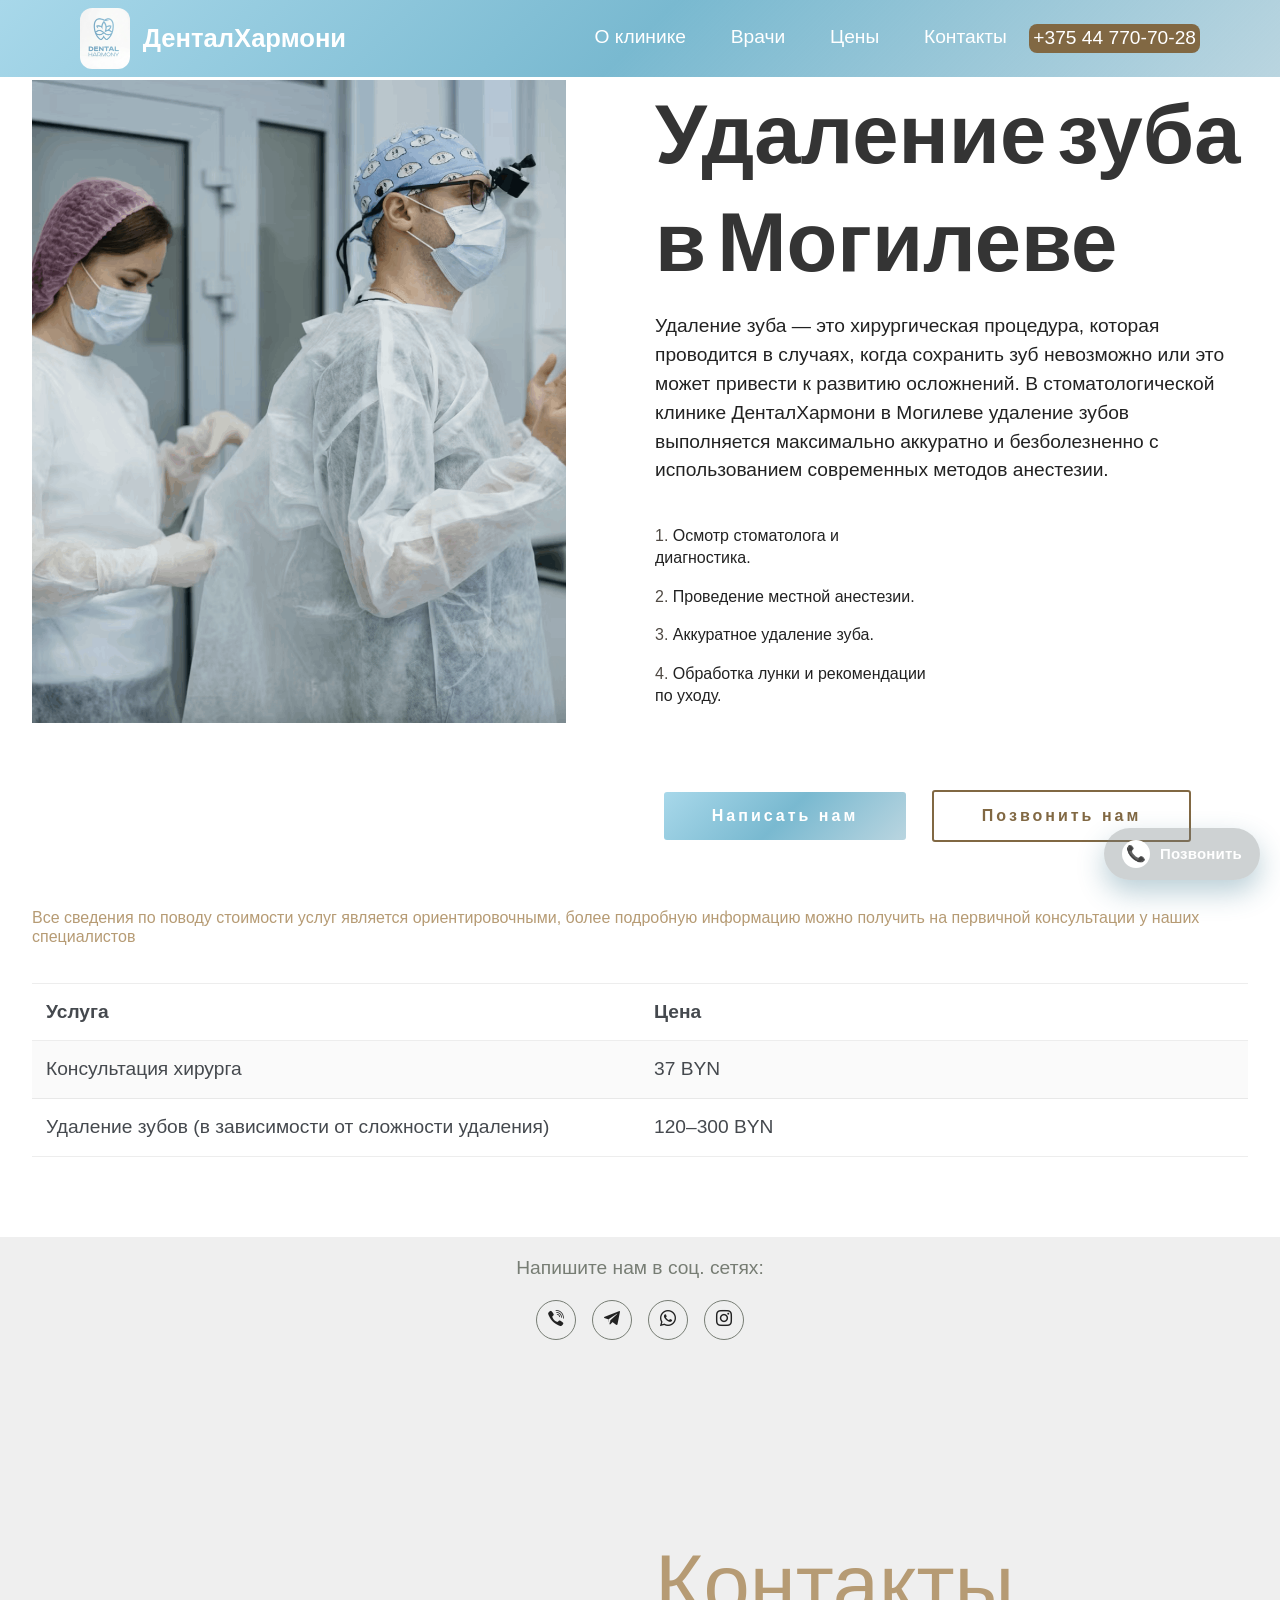
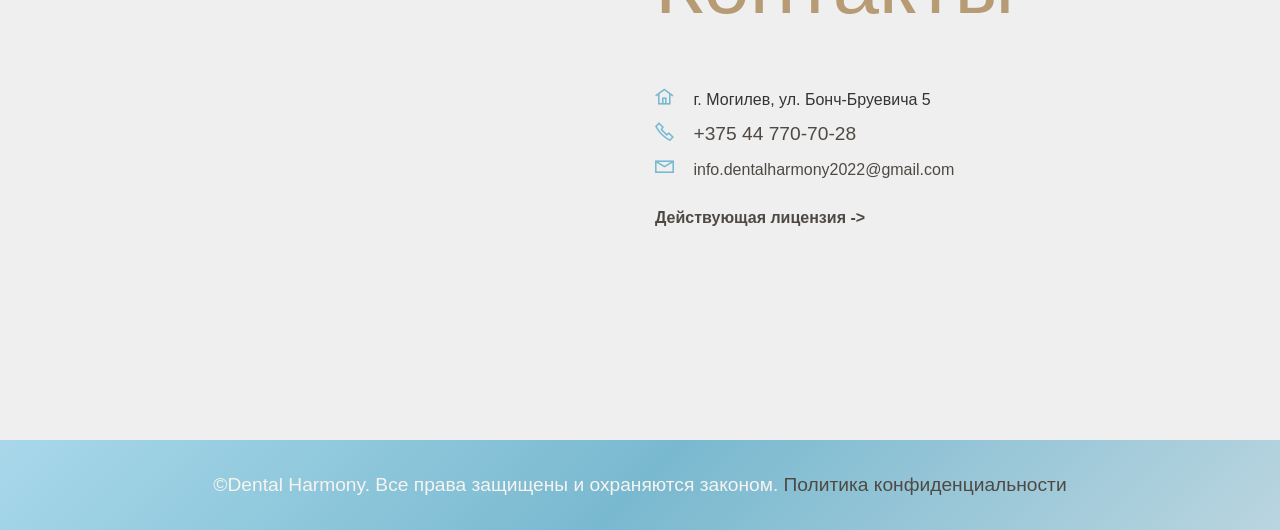
<file: udalenie-zuba-mogilev.html>
<!DOCTYPE html>
<html lang="ru">
<head>
  <meta charset="UTF-8">
  <meta http-equiv="X-UA-Compatible" content="IE=edge">
  <meta name="viewport" content="width=device-width, initial-scale=1, minimum-scale=1">
  <link rel="shortcut icon" href="assets/images/logo1-100x121.png" type="image/x-icon">
  <meta name="description" content="Удаление зуба в Могилеве в стоматологии ДенталХармони. Безболезненное удаление зубов любой сложности, современная анестезия и профессиональный уход.">
  
  
  <title>Удаление зуба в Могилеве ДенталХармони</title>
  <link rel="stylesheet" href="assets/web/assets/mobirise-icons/mobirise-icons.css" media="print" onload="this.media='all'">
  <link rel="stylesheet" href="assets/web/assets/mobirise-icons2/mobirise2.css" media="print" onload="this.media='all'">
  <link rel="stylesheet" href="assets/tether/tether.min.css">
  <link rel="stylesheet" href="assets/bootstrap/css/bootstrap.min.css">
  <link rel="stylesheet" href="assets/bootstrap/css/bootstrap-grid.min.css">
  <link rel="stylesheet" href="assets/bootstrap/css/bootstrap-reboot.min.css">
  <link rel="stylesheet" href="assets/dropdown/css/style.css">
  <link rel="stylesheet" href="assets/socicon/css/styles.css" media="print" onload="this.media='all'">
  <link rel="stylesheet" href="assets/theme/css/style.css">
  <link rel="preload" href="https://fonts.googleapis.com/css?family=Reem+Kufi:400,500,600,700&display=swap" as="style" onload="this.onload=null;this.rel='stylesheet'">
  <noscript><link rel="stylesheet" href="https://fonts.googleapis.com/css?family=Reem+Kufi:400,500,600,700&display=swap"></noscript>
  <link rel="preload" href="https://fonts.googleapis.com/css?family=Muli:300,300i,400,400i,600,600i,700,700i&display=swap" as="style" onload="this.onload=null;this.rel='stylesheet'">
  <noscript><link rel="stylesheet" href="https://fonts.googleapis.com/css?family=Muli:300,300i,400,400i,600,600i,700,700i&display=swap"></noscript>
  <link rel="stylesheet" href="assets/mobirise/css/mbr-additional.css?v=lWQvNT" type="text/css">
<link rel="canonical" href="https://dental-harmony.of.by/udalenie-zuba-mogilev.html">
  
  <!-- Yandex.Metrika counter -->
<script type="text/javascript">
    (function(m,e,t,r,i,k,a){
        m[i]=m[i]||function(){(m[i].a=m[i].a||[]).push(arguments)};
        m[i].l=1*new Date();
        for (var j = 0; j < document.scripts.length; j++) {if (document.scripts[j].src === r) { return; }}
        k=e.createElement(t),a=e.getElementsByTagName(t)[0],k.async=1,k.src=r,a.parentNode.insertBefore(k,a)
    })(window, document,'script','https://mc.yandex.ru/metrika/tag.js?id=108449241', 'ym');

    ym(108449241, 'init', {ssr:true, webvisor:true, clickmap:true, ecommerce:"dataLayer", referrer: document.referrer, url: location.href, accurateTrackBounce:true, trackLinks:true});
</script>
<noscript><div><img src="https://mc.yandex.ru/watch/108449241" style="position:absolute; left:-9999px;" alt="" width="1" height="1" /></div></noscript>
<!-- /Yandex.Metrika counter -->
  
  <link rel="stylesheet" href="assets/theme/css/call-button.css" media="print" onload="this.media='all'">
  <link rel="stylesheet" href="assets/theme/css/scroll-to-top.css" media="print" onload="this.media='all'">
</head>
<body>
  
  <section class="menu cid-rArWEFjSdi" once="menu" id="menu01-6">



        <nav
            class="navbar navbar-expand beta-menu navbar-dropdown align-items-center navbar-fixed-top navbar-toggleable-sm">
            <button class="navbar-toggler navbar-toggler-right" type="button" data-toggle="collapse"
                data-target="#navbarSupportedContent" aria-controls="navbarSupportedContent" aria-expanded="false"
                aria-label="Toggle navigation">
                <div class="hamburger">
                    <span></span>
                    <span></span>
                    <span></span>
                    <span></span>
                </div>
            </button>
            <div class="menu-logo">
                <div class="navbar-brand">
                    <span class="navbar-logo">
                        <a href="#top" aria-label="На главную">
                            <picture>
                                <source srcset="assets/images/logo1-100x121.webp" type="image/webp">
                                <img src="assets/images/logo1-100x121.png" alt="логотип стомотологческой клиники в Могилеве"
                                    width="50" height="100" style="height: 3.8rem; border-radius: 12px;">
                            </picture>
                        </a>
                    </span>
                    <span class="navbar-caption-wrap"><a class="navbar-caption text-white display-5"
                            href="/">ДенталХармони</a></span>
                </div>
            </div>
            <div class="collapse navbar-collapse" id="navbarSupportedContent">
                <ul class="navbar-nav nav-dropdown" data-app-modern-menu="true">
                    <li class="nav-item">
                        <a class="nav-link link text-white display-7" href="/#content04-8"
                            aria-expanded="false">

                            О клинике<br></a>
                    </li>
                    <li class="nav-item"><a class="nav-link link text-white display-7"
                            href="/#team01-1y">Врачи</a></li>

                    <li class="nav-item"><a class="nav-link link text-white text-primary display-7"
                            href="/#content2-2k">Цены</a></li>

                    <li class="nav-item"><a class="nav-link link text-white display-7" href="/#contact4-r">

                            Контакты</a></li>
                </ul>
                <div class="navbar-buttons mbr-section-btn"
                    style="background: #816843; padding-left: 4px; padding-right: 4px; border-radius: 8px;">
                    <a class="phone-link text-white display-7" href="tel:+375447707028" onclick="gtag('event','click_phone',{event_category:'lead',event_label:'phone'});">
                        +375 44 770-70-28
                    </a>
                </div>
            </div>
        </nav>
    </section>



<section class="content5 woodm4_content5 cid-vg76gCJGf1" id="content05-3j">

    
    


    

    <div class="container">
        <div class="row">
            <div class="col-lg-6 md-pb">
                <picture>
                    <source srcset="assets/images/d0a1d0bdd0b8d0bcd0bed0ba20d18dd0bad180d0b0d0bdd0b0202026-04-0720d0b22015.55.03-1201x1203.webp" type="image/webp">
                    <img src="assets/images/d0a1d0bdd0b8d0bcd0bed0ba20d18dd0bad180d0b0d0bdd0b0202026-04-0720d0b22015.55.03-1201x1203.png" alt="Удаление зуба в Могилеве" width="415">
                </picture>
            </div>
            <div class="col-lg-6">
                <h1 class="mbr-section-subtitle mbr-bold mbr-black align-left mbr-light pb-2 mbr-fonts-style display-1">Удаление зуба в Могилеве</h1>
                <p class="text align-left pb-4 mbr-fonts-style display-7">Удаление зуба — это хирургическая процедура, которая проводится в случаях, когда сохранить зуб невозможно или это может привести к развитию осложнений. В стоматологической клинике ДенталХармони в Могилеве удаление зубов выполняется максимально аккуратно и безболезненно с использованием современных методов анестезии.</p>
                <div class="row">
                    <div class="mbr-text col-lg-6 counter-container1 mbr-fonts-style display-4">
                        <ol>
                            <li>Осмотр стоматолога и диагностика.&nbsp;</li>
                            <li>Проведение местной анестезии.</li>
                            <li>Аккуратное удаление зуба.</li>
                            <li>Обработка лунки и рекомендации по уходу.</li>
                        </ol>
                    </div>

                    <div class="mbr-text col-lg-6 counter-container2 mbr-fonts-style display-4"></div>
                </div>
            </div>
        </div>
    </div>
</section>

<section class="header1 woodm4_header1 cid-vg76gCWZGV" id="header01-3k">

    

    

    <div class="container">
        <div class="row justify-content-md-end">
            <div class="mbr-white col-lg-6 col-md-12">
                
                
                
                <div class="mbr-section-btn"><a class="btn btn-md btn-secondary display-4" href="/#form01-6">Написать нам</a>
                    <a class="btn btn-md btn-danger-outline display-4" href="tel:+375 44 770-70-28" onclick="gtag('event','click_phone',{event_category:'lead',event_label:'phone'});">Позвонить нам</a></div>
            </div>
        </div>
    </div>
    
</section>

<section class="pricing1 lodgem5 cid-vg76gD4CUx" id="apricing1-3l">
    

    
    
    <div class="container">
        <div class="row">
            <div class="col-12">
                <div class="mbr-section-head">
                    <h2 class="mbr-section-title mbr-fonts-style mb-0 display-4">Все сведения по поводу стоимости услуг является ориентировочными, более подробную информацию можно получить на первичной консультации у наших специалистов</h2>
                    
                </div>
                <div class="tabl-container">
                    <div class="tabl-item-row">
                        <div class="tabl-item-column">
                            <p class="card-title mbr-fonts-style mb-0 display-7"><strong>Услуга</strong></p>
                        </div>
                        <div class="tabl-item-column">
                            <p class="card-title mbr-fonts-style mb-0 display-7">
                                <strong>Цена</strong></p>
                        </div>
                        
                    </div>

                    <div class="tabl-item-row">
                        <div class="tabl-item-column">
                            <p class="card-text mbr-fonts-style mb-0 display-7">Консультация хирурга<br></p>
                        </div>
                        <div class="tabl-item-column">
                            <p class="card-text mbr-fonts-style mb-0 display-7">37 BYN<br></p>
                        </div>
                        
                    </div>

                    <div class="tabl-item-row">
                        <div class="tabl-item-column">
                            <p class="card-text mbr-fonts-style mb-0 display-7">Удаление зубов (в зависимости от сложности удаления)</p>
                        </div>
                        <div class="tabl-item-column">
                            <p class="card-text mbr-fonts-style mb-0 display-7">120–300 BYN<br></p>
                        </div>
                        
                    </div>
                    
                    
                    

                    
                    
                    
                </div>
            </div>
        </div>
    </div>
</section>

<section class="social1 cid-vfkh2itAdA" id="social01-2t">

            <div class="container">
                <div class="row justify-content-center">
                    <p class="mbr-text mbr-fonts-style display-7">Напишите нам в соц. сетях:</p>
                    <div class="col-lg-12">
                        <div class="wrapper">
                            <div class="icon-wrapper">
                                <a href="viber://chat?number=%2B375447707028" aria-label="Написать в Viber" onclick="gtag('event','click_viber',{event_category:'lead'});">
                                    <span class="mbr-iconfont socicon-viber socicon"></span>
                                </a>
                            </div>

                            <div class="icon-wrapper">
                                <a href="https://t.me/+375447707028" aria-label="Написать в Telegram" onclick="gtag('event','click_tg',{event_category:'lead'});">
                                    <span class="mbr-iconfont socicon-telegram socicon"></span>
                                </a>
                            </div>

                            <div class="icon-wrapper">
                                <a href="https://wa.me/375447707028?text=Добро пожаловать в клинику ДенталХармони!" aria-label="Написать в WhatsApp" onclick="gtag('event','click_whatsapp',{event_category:'lead'});">
                                    <span class="mbr-iconfont socicon-whatsapp socicon"></span>
                                </a>
                            </div>

                            <div class="icon-wrapper">
                                <a href="https://instagram.com/dental_harmony_mogilev" aria-label="Перейти в Instagram" onclick="gtag('event','click_inst',{event_category:'lead'});">
                                    <span class="mbr-iconfont socicon-instagram socicon"></span>
                                </a>
                            </div>



                        </div>

                    </div>
                </div>
            </div>
        </section>

<section data-bs-version="5" class="contact4 cid-ufX9EuGRT0" id="contact4-r">




            <div class="container">
                <div class="row justify-content-center align-items-center">
                    <div class="map-wrapper col-12 col-lg-6">
                        <div class="google-map"><iframe title="Карта расположения клиники" frameborder="0" style="border:0"
                                src="https://www.google.com/maps/embed/v1/place?key=AIzaSyBQ55g-IgRRgXrd803PTWDTb7kd6aAitNQ&amp;q=Могилёв, ул. Бонч-Бруевича 5"
                                allowfullscreen=""></iframe></div>
                    </div>
                    <div class="col-12 col-lg-6">
                        <div class="header_box">
                            <h2 class="card-title mbr-fonts-style display-1">Контакты</h2>

                        </div>
                        <div class="row">
                            <div class="col-12">
                                <div class="column_wrap">
                                    <p class="mbr-section-subtitle mbr-fonts-style display-5"></p>
                                    <div class="contact_content">
                                        <div class="iconfont-wrapper">
                                            <span class="mbr-iconfont mobi-mbri-home mobi-mbri"
                                                style="color: rgb(121, 185, 208); fill: rgb(121, 185, 208);"></span>
                                        </div>
                                        <p class="card_text mb-0 mbr-fonts-style display-4">г. Могилев, ул.
                                            Бонч-Бруевича
                                            5<br></p>
                                    </div>
                                    <div class="contact_content">
                                        <div class="iconfont-wrapper">
                                            <span class="mbr-iconfont mobi-mbri-phone mobi-mbri"
                                                style="color: rgb(121, 185, 208); fill: rgb(121, 185, 208);"></span>
                                        </div>
                                        <p class="card_text mb-0 mbr-fonts-style display-4"><a
                                                class="phone-link display-7" href="tel:+375447707028" onclick="gtag('event','click_phone',{event_category:'lead',event_label:'phone'});">
                                                +375 44 770-70-28
                                            </a><br></p>
                                    </div>
                                    <div class="contact_content">
                                        <div class="iconfont-wrapper">
                                            <span class="mbr-iconfont mobi-mbri-letter mobi-mbri"
                                                style="color: rgb(121, 185, 208); fill: rgb(121, 185, 208);"></span>
                                        </div>
                                        <p class="card_text mb-0 mbr-fonts-style display-4"><a href="mailto:info.dentalharmony2022@gmail.com"
class="text-primary">info.dentalharmony2022@gmail.com</a></p> </div>
                                    <div class="contact_content mt-3">
                                        <p class="card_text mb-0 mbr-fonts-style display-4"><a href="https://license.gov.by/onelicense/184092" 
                                                class="text-primary mbr-bold">Действующая лицензия -></a></p>
                                    </div>
                                </div>
                            </div>

                        </div>
                    </div>
                </div>
            </div>
        </section>

<section class="footer2 cid-rArWKbZ4Lx" once="footers" id="footer02-g">





            <div class="container">
                <div class="media-container-row align-center mbr-white">
                    <div class="col-12">
                        <p class="mbr-text mb-0 mbr-fonts-style display-7">
                            ©Dental Harmony. Все права защищены и охраняются законом. <a href="privacy-policy.html" class="text-primary">Политика конфиденциальности</a></p> 
                            
                    </div>
                </div>
            </div>
        </section>


<script src="assets/web/assets/jquery/jquery.min.js"></script>
  <script src="assets/popper/popper.min.js"></script>
  <script src="assets/tether/tether.min.js"></script>
  <script src="assets/bootstrap/js/bootstrap.min.js"></script>
  <script src="assets/smoothscroll/smooth-scroll.js"></script>
  <script src="assets/dropdown/js/nav-dropdown.js"></script>
  <script src="assets/dropdown/js/navbar-dropdown.js"></script>
  <script src="assets/touchswipe/jquery.touch-swipe.min.js"></script>
  <script src="assets/theme/js/script.js"></script>
  <script defer src="assets/theme/js/call-button.js"></script>
  <script defer src="assets/theme/js/cookie-consent.js"></script>
  <script defer src="assets/theme/js/scroll-to-top.js"></script>
  
  <script type="application/ld+json">
            {
                "@context": "https://schema.org",
                "@type": "Dentist",
                "name": "ДенталХармони Dental Harmony",
                "image": "https://your-site.com/assets/images/logo1-100x121.png",
                "address": {
                    "@type": "PostalAddress",
                    "streetAddress": "ул. Бонч-Бруевича 5",
                    "addressLocality": "Могилев",
                    "addressCountry": "BY"
                },
                "telephone": "+375447707028",
                "url": "https://dental-harmony.of.by/",
                "priceRange": "$$",
                "openingHours": "Mo-Sa 08:30-20:00"
            }
        </script>
  
</body>
</html>
</file>
<file: assets/web/assets/mobirise-icons/mobirise-icons.css>
@font-face {
  font-family: 'MobiriseIcons';
  src:  url('mobirise-icons.eot?spat4u');
  src:  url('mobirise-icons.eot?spat4u#iefix') format('embedded-opentype'),
    url('mobirise-icons.ttf?spat4u') format('truetype'),
    url('mobirise-icons.woff?spat4u') format('woff'),
    url('mobirise-icons.svg?spat4u#MobiriseIcons') format('svg');
  font-weight: normal;
  font-style: normal;
  font-display: swap;
}

[class^="mbri-"], [class*=" mbri-"] {
  /* use !important to prevent issues with browser extensions that change fonts */
  font-family: MobiriseIcons !important;
  speak: none;
  font-style: normal;
  font-weight: normal;
  font-variant: normal;
  text-transform: none;
  line-height: 1;

  /* Better Font Rendering =========== */
  -webkit-font-smoothing: antialiased;
  -moz-osx-font-smoothing: grayscale;
}

.mbri-add-submenu:before {
  content: "\e900";
}
.mbri-alert:before {
  content: "\e901";
}
.mbri-align-center:before {
  content: "\e902";
}
.mbri-align-justify:before {
  content: "\e903";
}
.mbri-align-left:before {
  content: "\e904";
}
.mbri-align-right:before {
  content: "\e905";
}
.mbri-android:before {
  content: "\e906";
}
.mbri-apple:before {
  content: "\e907";
}
.mbri-arrow-down:before {
  content: "\e908";
}
.mbri-arrow-next:before {
  content: "\e909";
}
.mbri-arrow-prev:before {
  content: "\e90a";
}
.mbri-arrow-up:before {
  content: "\e90b";
}
.mbri-bold:before {
  content: "\e90c";
}
.mbri-bookmark:before {
  content: "\e90d";
}
.mbri-bootstrap:before {
  content: "\e90e";
}
.mbri-briefcase:before {
  content: "\e90f";
}
.mbri-browse:before {
  content: "\e910";
}
.mbri-bulleted-list:before {
  content: "\e911";
}
.mbri-calendar:before {
  content: "\e912";
}
.mbri-camera:before {
  content: "\e913";
}
.mbri-cart-add:before {
  content: "\e914";
}
.mbri-cart-full:before {
  content: "\e915";
}
.mbri-cash:before {
  content: "\e916";
}
.mbri-change-style:before {
  content: "\e917";
}
.mbri-chat:before {
  content: "\e918";
}
.mbri-clock:before {
  content: "\e919";
}
.mbri-close:before {
  content: "\e91a";
}
.mbri-cloud:before {
  content: "\e91b";
}
.mbri-code:before {
  content: "\e91c";
}
.mbri-contact-form:before {
  content: "\e91d";
}
.mbri-credit-card:before {
  content: "\e91e";
}
.mbri-cursor-click:before {
  content: "\e91f";
}
.mbri-cust-feedback:before {
  content: "\e920";
}
.mbri-database:before {
  content: "\e921";
}
.mbri-delivery:before {
  content: "\e922";
}
.mbri-desktop:before {
  content: "\e923";
}
.mbri-devices:before {
  content: "\e924";
}
.mbri-down:before {
  content: "\e925";
}
.mbri-download:before {
  content: "\e989";
}
.mbri-drag-n-drop:before {
  content: "\e927";
}
.mbri-drag-n-drop2:before {
  content: "\e928";
}
.mbri-edit:before {
  content: "\e929";
}
.mbri-edit2:before {
  content: "\e92a";
}
.mbri-error:before {
  content: "\e92b";
}
.mbri-extension:before {
  content: "\e92c";
}
.mbri-features:before {
  content: "\e92d";
}
.mbri-file:before {
  content: "\e92e";
}
.mbri-flag:before {
  content: "\e92f";
}
.mbri-folder:before {
  content: "\e930";
}
.mbri-gift:before {
  content: "\e931";
}
.mbri-github:before {
  content: "\e932";
}
.mbri-globe:before {
  content: "\e933";
}
.mbri-globe-2:before {
  content: "\e934";
}
.mbri-growing-chart:before {
  content: "\e935";
}
.mbri-hearth:before {
  content: "\e936";
}
.mbri-help:before {
  content: "\e937";
}
.mbri-home:before {
  content: "\e938";
}
.mbri-hot-cup:before {
  content: "\e939";
}
.mbri-idea:before {
  content: "\e93a";
}
.mbri-image-gallery:before {
  content: "\e93b";
}
.mbri-image-slider:before {
  content: "\e93c";
}
.mbri-info:before {
  content: "\e93d";
}
.mbri-italic:before {
  content: "\e93e";
}
.mbri-key:before {
  content: "\e93f";
}
.mbri-laptop:before {
  content: "\e940";
}
.mbri-layers:before {
  content: "\e941";
}
.mbri-left-right:before {
  content: "\e942";
}
.mbri-left:before {
  content: "\e943";
}
.mbri-letter:before {
  content: "\e944";
}
.mbri-like:before {
  content: "\e945";
}
.mbri-link:before {
  content: "\e946";
}
.mbri-lock:before {
  content: "\e947";
}
.mbri-login:before {
  content: "\e948";
}
.mbri-logout:before {
  content: "\e949";
}
.mbri-magic-stick:before {
  content: "\e94a";
}
.mbri-map-pin:before {
  content: "\e94b";
}
.mbri-menu:before {
  content: "\e94c";
}
.mbri-mobile:before {
  content: "\e94d";
}
.mbri-mobile2:before {
  content: "\e94e";
}
.mbri-mobirise:before {
  content: "\e94f";
}
.mbri-more-horizontal:before {
  content: "\e950";
}
.mbri-more-vertical:before {
  content: "\e951";
}
.mbri-music:before {
  content: "\e952";
}
.mbri-new-file:before {
  content: "\e953";
}
.mbri-numbered-list:before {
  content: "\e954";
}
.mbri-opened-folder:before {
  content: "\e955";
}
.mbri-pages:before {
  content: "\e956";
}
.mbri-paper-plane:before {
  content: "\e957";
}
.mbri-paperclip:before {
  content: "\e958";
}
.mbri-photo:before {
  content: "\e959";
}
.mbri-photos:before {
  content: "\e95a";
}
.mbri-pin:before {
  content: "\e95b";
}
.mbri-play:before {
  content: "\e95c";
}
.mbri-plus:before {
  content: "\e95d";
}
.mbri-preview:before {
  content: "\e95e";
}
.mbri-print:before {
  content: "\e95f";
}
.mbri-protect:before {
  content: "\e960";
}
.mbri-question:before {
  content: "\e961";
}
.mbri-quote-left:before {
  content: "\e962";
}
.mbri-quote-right:before {
  content: "\e963";
}
.mbri-refresh:before {
  content: "\e964";
}
.mbri-responsive:before {
  content: "\e965";
}
.mbri-right:before {
  content: "\e966";
}
.mbri-rocket:before {
  content: "\e967";
}
.mbri-sad-face:before {
  content: "\e968";
}
.mbri-sale:before {
  content: "\e969";
}
.mbri-save:before {
  content: "\e96a";
}
.mbri-search:before {
  content: "\e96b";
}
.mbri-setting:before {
  content: "\e96c";
}
.mbri-setting2:before {
  content: "\e96d";
}
.mbri-setting3:before {
  content: "\e96e";
}
.mbri-share:before {
  content: "\e96f";
}
.mbri-shopping-bag:before {
  content: "\e970";
}
.mbri-shopping-basket:before {
  content: "\e971";
}
.mbri-shopping-cart:before {
  content: "\e972";
}
.mbri-sites:before {
  content: "\e973";
}
.mbri-smile-face:before {
  content: "\e974";
}
.mbri-speed:before {
  content: "\e975";
}
.mbri-star:before {
  content: "\e976";
}
.mbri-success:before {
  content: "\e977";
}
.mbri-sun:before {
  content: "\e978";
}
.mbri-sun2:before {
  content: "\e979";
}
.mbri-tablet:before {
  content: "\e97a";
}
.mbri-tablet-vertical:before {
  content: "\e97b";
}
.mbri-target:before {
  content: "\e97c";
}
.mbri-timer:before {
  content: "\e97d";
}
.mbri-to-ftp:before {
  content: "\e97e";
}
.mbri-to-local-drive:before {
  content: "\e97f";
}
.mbri-touch-swipe:before {
  content: "\e980";
}
.mbri-touch:before {
  content: "\e981";
}
.mbri-trash:before {
  content: "\e982";
}
.mbri-underline:before {
  content: "\e983";
}
.mbri-unlink:before {
  content: "\e984";
}
.mbri-unlock:before {
  content: "\e985";
}
.mbri-up-down:before {
  content: "\e986";
}
.mbri-up:before {
  content: "\e987";
}
.mbri-update:before {
  content: "\e988";
}
.mbri-upload:before {
 content: "\e926"; 
}
.mbri-user:before {
  content: "\e98a";
}
.mbri-user2:before {
  content: "\e98b";
}
.mbri-users:before {
  content: "\e98c";
}
.mbri-video:before {
  content: "\e98d";
}
.mbri-video-play:before {
  content: "\e98e";
}
.mbri-watch:before {
  content: "\e98f";
}
.mbri-website-theme:before {
  content: "\e990";
}
.mbri-wifi:before {
  content: "\e991";
}
.mbri-windows:before {
  content: "\e992";
}
.mbri-zoom-out:before {
  content: "\e993";
}
.mbri-redo:before {
  content: "\e994";
}
.mbri-undo:before {
  content: "\e995";
}
</file>
<file: assets/web/assets/mobirise-icons2/mobirise2.css>
@font-face {
  font-family: 'Moririse2';
  font-display: swap;
  src:  url('mobirise2.eot?f2bix4');
  src:  url('mobirise2.eot?f2bix4#iefix') format('embedded-opentype'),
    url('mobirise2.ttf?f2bix4') format('truetype'),
    url('mobirise2.woff?f2bix4') format('woff'),
    url('mobirise2.svg?f2bix4#mobirise2') format('svg');
  font-weight: normal;
  font-style: normal;
}

[class^="mobi-"], [class*=" mobi-"] {
  /* use !important to prevent issues with browser extensions that change fonts */
  font-family: 'Moririse2' !important;
  speak: none;
  font-style: normal;
  font-weight: normal;
  font-variant: normal;
  text-transform: none;
  line-height: 1;

  /* Better Font Rendering =========== */
  -webkit-font-smoothing: antialiased;
  -moz-osx-font-smoothing: grayscale;
}

.mobi-mbri-add-submenu:before {
  content: "\e900";
}
.mobi-mbri-alert:before {
  content: "\e901";
}
.mobi-mbri-align-center:before {
  content: "\e902";
}
.mobi-mbri-align-justify:before {
  content: "\e903";
}
.mobi-mbri-align-left:before {
  content: "\e904";
}
.mobi-mbri-align-right:before {
  content: "\e905";
}
.mobi-mbri-android:before {
  content: "\e906";
}
.mobi-mbri-apple:before {
  content: "\e907";
}
.mobi-mbri-arrow-down:before {
  content: "\e908";
}
.mobi-mbri-arrow-next:before {
  content: "\e909";
}
.mobi-mbri-arrow-prev:before {
  content: "\e90a";
}
.mobi-mbri-arrow-up:before {
  content: "\e90b";
}
.mobi-mbri-bold:before {
  content: "\e90c";
}
.mobi-mbri-bookmark:before {
  content: "\e90d";
}
.mobi-mbri-bootstrap:before {
  content: "\e90e";
}
.mobi-mbri-briefcase:before {
  content: "\e90f";
}
.mobi-mbri-browse:before {
  content: "\e910";
}
.mobi-mbri-bulleted-list:before {
  content: "\e911";
}
.mobi-mbri-calendar:before {
  content: "\e912";
}
.mobi-mbri-camera:before {
  content: "\e913";
}
.mobi-mbri-cart-add:before {
  content: "\e914";
}
.mobi-mbri-cart-full:before {
  content: "\e915";
}
.mobi-mbri-cash:before {
  content: "\e916";
}
.mobi-mbri-change-style:before {
  content: "\e917";
}
.mobi-mbri-chat:before {
  content: "\e918";
}
.mobi-mbri-clock:before {
  content: "\e919";
}
.mobi-mbri-close:before {
  content: "\e91a";
}
.mobi-mbri-cloud:before {
  content: "\e91b";
}
.mobi-mbri-code:before {
  content: "\e91c";
}
.mobi-mbri-contact-form:before {
  content: "\e91d";
}
.mobi-mbri-credit-card:before {
  content: "\e91e";
}
.mobi-mbri-cursor-click:before {
  content: "\e91f";
}
.mobi-mbri-cust-feedback:before {
  content: "\e920";
}
.mobi-mbri-database:before {
  content: "\e921";
}
.mobi-mbri-delivery:before {
  content: "\e922";
}
.mobi-mbri-desktop:before {
  content: "\e923";
}
.mobi-mbri-devices:before {
  content: "\e924";
}
.mobi-mbri-down:before {
  content: "\e925";
}
.mobi-mbri-download-2:before {
  content: "\e926";
}
.mobi-mbri-download:before {
  content: "\e927";
}
.mobi-mbri-drag-n-drop-2:before {
  content: "\e928";
}
.mobi-mbri-drag-n-drop:before {
  content: "\e929";
}
.mobi-mbri-edit-2:before {
  content: "\e92a";
}
.mobi-mbri-edit:before {
  content: "\e92b";
}
.mobi-mbri-error:before {
  content: "\e92c";
}
.mobi-mbri-extension:before {
  content: "\e92d";
}
.mobi-mbri-features:before {
  content: "\e92e";
}
.mobi-mbri-file:before {
  content: "\e92f";
}
.mobi-mbri-flag:before {
  content: "\e930";
}
.mobi-mbri-folder:before {
  content: "\e931";
}
.mobi-mbri-gift:before {
  content: "\e932";
}
.mobi-mbri-github:before {
  content: "\e933";
}
.mobi-mbri-globe-2:before {
  content: "\e934";
}
.mobi-mbri-globe:before {
  content: "\e935";
}
.mobi-mbri-growing-chart:before {
  content: "\e936";
}
.mobi-mbri-hearth:before {
  content: "\e937";
}
.mobi-mbri-help:before {
  content: "\e938";
}
.mobi-mbri-home:before {
  content: "\e939";
}
.mobi-mbri-hot-cup:before {
  content: "\e93a";
}
.mobi-mbri-idea:before {
  content: "\e93b";
}
.mobi-mbri-image-gallery:before {
  content: "\e93c";
}
.mobi-mbri-image-slider:before {
  content: "\e93d";
}
.mobi-mbri-info:before {
  content: "\e93e";
}
.mobi-mbri-italic:before {
  content: "\e93f";
}
.mobi-mbri-key:before {
  content: "\e940";
}
.mobi-mbri-laptop:before {
  content: "\e941";
}
.mobi-mbri-layers:before {
  content: "\e942";
}
.mobi-mbri-left-right:before {
  content: "\e943";
}
.mobi-mbri-left:before {
  content: "\e944";
}
.mobi-mbri-letter:before {
  content: "\e945";
}
.mobi-mbri-like:before {
  content: "\e946";
}
.mobi-mbri-link:before {
  content: "\e947";
}
.mobi-mbri-lock:before {
  content: "\e948";
}
.mobi-mbri-login:before {
  content: "\e949";
}
.mobi-mbri-logout:before {
  content: "\e94a";
}
.mobi-mbri-magic-stick:before {
  content: "\e94b";
}
.mobi-mbri-map-pin:before {
  content: "\e94c";
}
.mobi-mbri-menu:before {
  content: "\e94d";
}
.mobi-mbri-mobile-2:before {
  content: "\e94e";
}
.mobi-mbri-mobile-horizontal:before {
  content: "\e94f";
}
.mobi-mbri-mobile:before {
  content: "\e950";
}
.mobi-mbri-mobirise:before {
  content: "\e951";
}
.mobi-mbri-more-horizontal:before {
  content: "\e952";
}
.mobi-mbri-more-vertical:before {
  content: "\e953";
}
.mobi-mbri-music:before {
  content: "\e954";
}
.mobi-mbri-new-file:before {
  content: "\e955";
}
.mobi-mbri-numbered-list:before {
  content: "\e956";
}
.mobi-mbri-opened-folder:before {
  content: "\e957";
}
.mobi-mbri-pages:before {
  content: "\e958";
}
.mobi-mbri-paper-plane:before {
  content: "\e959";
}
.mobi-mbri-paperclip:before {
  content: "\e95a";
}
.mobi-mbri-phone:before {
  content: "\e95b";
}
.mobi-mbri-photo:before {
  content: "\e95c";
}
.mobi-mbri-photos:before {
  content: "\e95d";
}
.mobi-mbri-pin:before {
  content: "\e95e";
}
.mobi-mbri-play:before {
  content: "\e95f";
}
.mobi-mbri-plus:before {
  content: "\e960";
}
.mobi-mbri-preview:before {
  content: "\e961";
}
.mobi-mbri-print:before {
  content: "\e962";
}
.mobi-mbri-protect:before {
  content: "\e963";
}
.mobi-mbri-question:before {
  content: "\e964";
}
.mobi-mbri-quote-left:before {
  content: "\e965";
}
.mobi-mbri-quote-right:before {
  content: "\e966";
}
.mobi-mbri-redo:before {
  content: "\e967";
}
.mobi-mbri-refresh:before {
  content: "\e968";
}
.mobi-mbri-responsive-2:before {
  content: "\e969";
}
.mobi-mbri-responsive:before {
  content: "\e96a";
}
.mobi-mbri-right:before {
  content: "\e96b";
}
.mobi-mbri-rocket:before {
  content: "\e96c";
}
.mobi-mbri-sad-face:before {
  content: "\e96d";
}
.mobi-mbri-sale:before {
  content: "\e96e";
}
.mobi-mbri-save:before {
  content: "\e96f";
}
.mobi-mbri-search:before {
  content: "\e970";
}
.mobi-mbri-setting-2:before {
  content: "\e971";
}
.mobi-mbri-setting-3:before {
  content: "\e972";
}
.mobi-mbri-setting:before {
  content: "\e973";
}
.mobi-mbri-share:before {
  content: "\e974";
}
.mobi-mbri-shopping-bag:before {
  content: "\e975";
}
.mobi-mbri-shopping-basket:before {
  content: "\e976";
}
.mobi-mbri-shopping-cart:before {
  content: "\e977";
}
.mobi-mbri-sites:before {
  content: "\e978";
}
.mobi-mbri-smile-face:before {
  content: "\e979";
}
.mobi-mbri-speed:before {
  content: "\e97a";
}
.mobi-mbri-star:before {
  content: "\e97b";
}
.mobi-mbri-success:before {
  content: "\e97c";
}
.mobi-mbri-sun:before {
  content: "\e97d";
}
.mobi-mbri-sun2:before {
  content: "\e97e";
}
.mobi-mbri-tablet-vertical:before {
  content: "\e97f";
}
.mobi-mbri-tablet:before {
  content: "\e980";
}
.mobi-mbri-target:before {
  content: "\e981";
}
.mobi-mbri-timer:before {
  content: "\e982";
}
.mobi-mbri-to-ftp:before {
  content: "\e983";
}
.mobi-mbri-to-local-drive:before {
  content: "\e984";
}
.mobi-mbri-touch-swipe:before {
  content: "\e985";
}
.mobi-mbri-touch:before {
  content: "\e986";
}
.mobi-mbri-trash:before {
  content: "\e987";
}
.mobi-mbri-underline:before {
  content: "\e988";
}
.mobi-mbri-undo:before {
  content: "\e989";
}
.mobi-mbri-unlink:before {
  content: "\e98a";
}
.mobi-mbri-unlock:before {
  content: "\e98b";
}
.mobi-mbri-up-down:before {
  content: "\e98c";
}
.mobi-mbri-up:before {
  content: "\e98d";
}
.mobi-mbri-update:before {
  content: "\e98e";
}
.mobi-mbri-upload-2:before {
  content: "\e98f";
}
.mobi-mbri-upload:before {
  content: "\e990";
}
.mobi-mbri-user-2:before {
  content: "\e991";
}
.mobi-mbri-user:before {
  content: "\e992";
}
.mobi-mbri-users:before {
  content: "\e993";
}
.mobi-mbri-video-play:before {
  content: "\e994";
}
.mobi-mbri-video:before {
  content: "\e995";
}
.mobi-mbri-watch:before {
  content: "\e996";
}
.mobi-mbri-website-theme-2:before {
  content: "\e997";
}
.mobi-mbri-website-theme:before {
  content: "\e998";
}
.mobi-mbri-wifi:before {
  content: "\e999";
}
.mobi-mbri-windows:before {
  content: "\e99a";
}
.mobi-mbri-zoom-in:before {
  content: "\e99b";
}
.mobi-mbri-zoom-out:before {
  content: "\e99c";
}
</file>
<file: assets/dropdown/css/style.css>
.navbar-dropdown {
  left: 0;
  padding: 0;
  position: absolute;
  right: 0;
  top: 0;
  transition: all 0.45s ease;
  z-index: 1030;
  background: #282828; }
  .navbar-dropdown .navbar-logo {
    margin-right: 0.8rem;
    transition: margin 0.3s ease-in-out;
    vertical-align: middle; }
    .navbar-dropdown .navbar-logo img {
      height: 3.125rem;
      transition: all 0.3s ease-in-out; }
    .navbar-dropdown .navbar-logo.mbr-iconfont {
      font-size: 3.125rem;
      line-height: 3.125rem; }
  .navbar-dropdown .navbar-caption {
    font-weight: 700;
    white-space: normal;
    vertical-align: -4px;
    line-height: 3.125rem !important; }
    .navbar-dropdown .navbar-caption, .navbar-dropdown .navbar-caption:hover {
      color: inherit;
      text-decoration: none; }
  .navbar-dropdown .mbr-iconfont + .navbar-caption {
    vertical-align: -1px; }
  .navbar-dropdown.navbar-fixed-top {
    position: fixed; }
  .navbar-dropdown .navbar-brand span {
    vertical-align: -4px; }
  .navbar-dropdown.bg-color.transparent {
    background: none; }
  .navbar-dropdown.navbar-short .navbar-brand {
    padding: 0.625rem 0; }
    .navbar-dropdown.navbar-short .navbar-brand span {
      vertical-align: -1px; }
  .navbar-dropdown.navbar-short .navbar-caption {
    line-height: 2.375rem !important;
    vertical-align: -2px; }
  .navbar-dropdown.navbar-short .navbar-logo {
    margin-right: 0.5rem; }
    .navbar-dropdown.navbar-short .navbar-logo img {
      height: 2.375rem; }
    .navbar-dropdown.navbar-short .navbar-logo.mbr-iconfont {
      font-size: 2.375rem;
      line-height: 2.375rem; }
  .navbar-dropdown.navbar-short .mbr-table-cell {
    height: 3.625rem; }
  .navbar-dropdown .navbar-close {
    left: 0.6875rem;
    position: fixed;
    top: 0.75rem;
    z-index: 1000; }
  .navbar-dropdown .hamburger-icon {
    content: "";
    display: inline-block;
    vertical-align: middle;
    width: 16px;
    -webkit-box-shadow: 0 -6px 0 1px #282828,0 0 0 1px #282828,0 6px 0 1px #282828;
    -moz-box-shadow: 0 -6px 0 1px #282828,0 0 0 1px #282828,0 6px 0 1px #282828;
    box-shadow: 0 -6px 0 1px #282828,0 0 0 1px #282828,0 6px 0 1px #282828; }

.dropdown-menu .dropdown-toggle[data-toggle="dropdown-submenu"]::after {
  border-bottom: 0.35em solid transparent;
  border-left: 0.35em solid;
  border-right: 0;
  border-top: 0.35em solid transparent;
  margin-left: 0.3rem; }

.dropdown-menu .dropdown-item:focus {
  outline: 0; }

.nav-dropdown {
  font-size: 0.75rem;
  font-weight: 500;
  height: auto !important; }
  .nav-dropdown .nav-btn {
    padding-left: 1rem; }
  .nav-dropdown .link {
    margin: .667em 1.667em;
    font-weight: 500;
    padding: 0;
    transition: color .2s ease-in-out; }
    .nav-dropdown .link.dropdown-toggle {
      margin-right: 2.583em; }
      .nav-dropdown .link.dropdown-toggle::after {
        margin-left: .25rem;
        border-top: 0.35em solid;
        border-right: 0.35em solid transparent;
        border-left: 0.35em solid transparent;
        border-bottom: 0; }
      .nav-dropdown .link.dropdown-toggle[aria-expanded="true"] {
        margin: 0;
        padding: 0.667em 3.263em  0.667em 1.667em; }
  .nav-dropdown .link::after,
  .nav-dropdown .dropdown-item::after {
    color: inherit; }
  .nav-dropdown .btn {
    font-size: 0.75rem;
    font-weight: 700;
    letter-spacing: 0;
    margin-bottom: 0;
    padding-left: 1.25rem;
    padding-right: 1.25rem; }
  .nav-dropdown .dropdown-menu {
    border-radius: 0;
    border: 0;
    left: 0;
    margin: 0;
    padding-bottom: 1.25rem;
    padding-top: 1.25rem;
    position: relative; }
  .nav-dropdown .dropdown-submenu {
    margin-left: 0.125rem;
    top: 0; }
  .nav-dropdown .dropdown-item {
    font-weight: 500;
    line-height: 2;
    padding: 0.3846em 4.615em 0.3846em 1.5385em;
    position: relative;
    transition: color .2s ease-in-out, background-color .2s ease-in-out; }
    .nav-dropdown .dropdown-item::after {
      margin-top: -0.3077em;
      position: absolute;
      right: 1.1538em;
      top: 50%; }
    .nav-dropdown .dropdown-item:focus, .nav-dropdown .dropdown-item:hover {
      background: none; }

@media (max-width: 767px) {
  .nav-dropdown.navbar-toggleable-sm {
    bottom: 0;
    display: none;
    left: 0;
    overflow-x: hidden;
    position: fixed;
    top: 0;
    transform: translateX(-100%);
    -ms-transform: translateX(-100%);
    -webkit-transform: translateX(-100%);
    width: 18.75rem;
    z-index: 999; } }
.nav-dropdown.navbar-toggleable-xl {
  bottom: 0;
  display: none;
  left: 0;
  overflow-x: hidden;
  position: fixed;
  top: 0;
  transform: translateX(-100%);
  -ms-transform: translateX(-100%);
  -webkit-transform: translateX(-100%);
  width: 18.75rem;
  z-index: 999; }

.nav-dropdown-sm {
  display: block !important;
  overflow-x: hidden;
  overflow: auto;
  padding-top: 3.875rem; }
  .nav-dropdown-sm::after {
    content: "";
    display: block;
    height: 3rem;
    width: 100%; }
  .nav-dropdown-sm.collapse.in ~ .navbar-close {
    display: block !important; }
  .nav-dropdown-sm.collapsing, .nav-dropdown-sm.collapse.in {
    transform: translateX(0);
    -ms-transform: translateX(0);
    -webkit-transform: translateX(0);
    transition: all 0.25s ease-out;
    -webkit-transition: all 0.25s ease-out;
    background: #282828; }
  .nav-dropdown-sm.collapsing[aria-expanded="false"] {
    transform: translateX(-100%);
    -ms-transform: translateX(-100%);
    -webkit-transform: translateX(-100%); }
  .nav-dropdown-sm .nav-item {
    display: block;
    margin-left: 0 !important;
    padding-left: 0; }
  .nav-dropdown-sm .link,
  .nav-dropdown-sm .dropdown-item {
    border-top: 1px dotted rgba(255, 255, 255, 0.1);
    font-size: 0.8125rem;
    line-height: 1.6;
    margin: 0 !important;
    padding: 0.875rem 2.4rem 0.875rem 1.5625rem !important;
    position: relative;
    white-space: normal; }
    .nav-dropdown-sm .link:focus, .nav-dropdown-sm .link:hover,
    .nav-dropdown-sm .dropdown-item:focus,
    .nav-dropdown-sm .dropdown-item:hover {
      background: rgba(0, 0, 0, 0.2) !important;
      color: #c0a375; }
  .nav-dropdown-sm .nav-btn {
    position: relative;
    padding: 1.5625rem 1.5625rem 0 1.5625rem; }
    .nav-dropdown-sm .nav-btn::before {
      border-top: 1px dotted rgba(255, 255, 255, 0.1);
      content: "";
      left: 0;
      position: absolute;
      top: 0;
      width: 100%; }
    .nav-dropdown-sm .nav-btn + .nav-btn {
      padding-top: 0.625rem; }
      .nav-dropdown-sm .nav-btn + .nav-btn::before {
        display: none; }
  .nav-dropdown-sm .btn {
    padding: 0.625rem 0; }
  .nav-dropdown-sm .dropdown-toggle[data-toggle="dropdown-submenu"]::after {
    margin-left: .25rem;
    border-top: 0.35em solid;
    border-right: 0.35em solid transparent;
    border-left: 0.35em solid transparent;
    border-bottom: 0; }
  .nav-dropdown-sm .dropdown-toggle[data-toggle="dropdown-submenu"][aria-expanded="true"]::after {
    border-top: 0;
    border-right: 0.35em solid transparent;
    border-left: 0.35em solid transparent;
    border-bottom: 0.35em solid; }
  .nav-dropdown-sm .dropdown-menu {
    margin: 0;
    padding: 0;
    position: relative;
    top: 0;
    left: 0;
    width: 100%;
    border: 0;
    float: none;
    border-radius: 0;
    background: none; }
  .nav-dropdown-sm .dropdown-submenu {
    left: 100%;
    margin-left: 0.125rem;
    margin-top: -1.25rem;
    top: 0; }

.navbar-toggleable-sm .nav-dropdown .dropdown-menu {
  position: absolute; }

.navbar-toggleable-sm .nav-dropdown .dropdown-submenu {
  left: 100%;
  margin-left: 0.125rem;
  margin-top: -1.25rem;
  top: 0; }

.navbar-toggleable-sm.opened .nav-dropdown .dropdown-menu {
  position: relative; }

.navbar-toggleable-sm.opened .nav-dropdown .dropdown-submenu {
  left: 0;
  margin-left: 00rem;
  margin-top: 0rem;
  top: 0; }

.is-builder .nav-dropdown.collapsing {
  transition: none !important; }

/*# sourceMappingURL=style.css.map */
</file>
<file: assets/socicon/css/styles.css>
@charset "UTF-8";

@font-face {
  font-family: 'Socicon';
  src:  url('../fonts/socicon.eot');
  src:  url('../fonts/socicon.eot?#iefix') format('embedded-opentype'),
    url('../fonts/socicon.woff2') format('woff2'),
    url('../fonts/socicon.ttf') format('truetype'),
    url('../fonts/socicon.woff') format('woff'),
    url('../fonts/socicon.svg#socicon') format('svg');
  font-weight: normal;
  font-style: normal;
  font-display: swap;
}

[data-icon]:before {
  font-family: "socicon" !important;
  content: attr(data-icon);
  font-style: normal !important;
  font-weight: normal !important;
  font-variant: normal !important;
  text-transform: none !important;
  speak: none;
  line-height: 1;
  -webkit-font-smoothing: antialiased;
  -moz-osx-font-smoothing: grayscale;
}

[class^="socicon-"], [class*=" socicon-"] {
  /* use !important to prevent issues with browser extensions that change fonts */
  font-family: 'Socicon' !important;
  speak: none;
  font-style: normal;
  font-weight: normal;
  font-variant: normal;
  text-transform: none;
  line-height: 1;

  /* Better Font Rendering =========== */
  -webkit-font-smoothing: antialiased;
  -moz-osx-font-smoothing: grayscale;
}

.socicon-500px:before {
  content: "\e000";
}
.socicon-8tracks:before {
  content: "\e001";
}
.socicon-airbnb:before {
  content: "\e002";
}
.socicon-alliance:before {
  content: "\e003";
}
.socicon-amazon:before {
  content: "\e004";
}
.socicon-amplement:before {
  content: "\e005";
}
.socicon-android:before {
  content: "\e006";
}
.socicon-angellist:before {
  content: "\e007";
}
.socicon-apple:before {
  content: "\e008";
}
.socicon-appnet:before {
  content: "\e009";
}
.socicon-baidu:before {
  content: "\e00a";
}
.socicon-bandcamp:before {
  content: "\e00b";
}
.socicon-battlenet:before {
  content: "\e00c";
}
.socicon-mixer:before {
  content: "\e00d";
}
.socicon-bebee:before {
  content: "\e00e";
}
.socicon-bebo:before {
  content: "\e00f";
}
.socicon-behance:before {
  content: "\e010";
}
.socicon-blizzard:before {
  content: "\e011";
}
.socicon-blogger:before {
  content: "\e012";
}
.socicon-buffer:before {
  content: "\e013";
}
.socicon-chrome:before {
  content: "\e014";
}
.socicon-coderwall:before {
  content: "\e015";
}
.socicon-curse:before {
  content: "\e016";
}
.socicon-dailymotion:before {
  content: "\e017";
}
.socicon-deezer:before {
  content: "\e018";
}
.socicon-delicious:before {
  content: "\e019";
}
.socicon-deviantart:before {
  content: "\e01a";
}
.socicon-diablo:before {
  content: "\e01b";
}
.socicon-digg:before {
  content: "\e01c";
}
.socicon-discord:before {
  content: "\e01d";
}
.socicon-disqus:before {
  content: "\e01e";
}
.socicon-douban:before {
  content: "\e01f";
}
.socicon-draugiem:before {
  content: "\e020";
}
.socicon-dribbble:before {
  content: "\e021";
}
.socicon-drupal:before {
  content: "\e022";
}
.socicon-ebay:before {
  content: "\e023";
}
.socicon-ello:before {
  content: "\e024";
}
.socicon-endomodo:before {
  content: "\e025";
}
.socicon-envato:before {
  content: "\e026";
}
.socicon-etsy:before {
  content: "\e027";
}
.socicon-facebook:before {
  content: "\e028";
}
.socicon-feedburner:before {
  content: "\e029";
}
.socicon-filmweb:before {
  content: "\e02a";
}
.socicon-firefox:before {
  content: "\e02b";
}
.socicon-flattr:before {
  content: "\e02c";
}
.socicon-flickr:before {
  content: "\e02d";
}
.socicon-formulr:before {
  content: "\e02e";
}
.socicon-forrst:before {
  content: "\e02f";
}
.socicon-foursquare:before {
  content: "\e030";
}
.socicon-friendfeed:before {
  content: "\e031";
}
.socicon-github:before {
  content: "\e032";
}
.socicon-goodreads:before {
  content: "\e033";
}
.socicon-google:before {
  content: "\e034";
}
.socicon-googlescholar:before {
  content: "\e035";
}
.socicon-googlegroups:before {
  content: "\e036";
}
.socicon-googlephotos:before {
  content: "\e037";
}
.socicon-googleplus:before {
  content: "\e038";
}
.socicon-grooveshark:before {
  content: "\e039";
}
.socicon-hackerrank:before {
  content: "\e03a";
}
.socicon-hearthstone:before {
  content: "\e03b";
}
.socicon-hellocoton:before {
  content: "\e03c";
}
.socicon-heroes:before {
  content: "\e03d";
}
.socicon-smashcast:before {
  content: "\e03e";
}
.socicon-horde:before {
  content: "\e03f";
}
.socicon-houzz:before {
  content: "\e040";
}
.socicon-icq:before {
  content: "\e041";
}
.socicon-identica:before {
  content: "\e042";
}
.socicon-imdb:before {
  content: "\e043";
}
.socicon-instagram:before {
  content: "\e044";
}
.socicon-issuu:before {
  content: "\e045";
}
.socicon-istock:before {
  content: "\e046";
}
.socicon-itunes:before {
  content: "\e047";
}
.socicon-keybase:before {
  content: "\e048";
}
.socicon-lanyrd:before {
  content: "\e049";
}
.socicon-lastfm:before {
  content: "\e04a";
}
.socicon-line:before {
  content: "\e04b";
}
.socicon-linkedin:before {
  content: "\e04c";
}
.socicon-livejournal:before {
  content: "\e04d";
}
.socicon-lyft:before {
  content: "\e04e";
}
.socicon-macos:before {
  content: "\e04f";
}
.socicon-mail:before {
  content: "\e050";
}
.socicon-medium:before {
  content: "\e051";
}
.socicon-meetup:before {
  content: "\e052";
}
.socicon-mixcloud:before {
  content: "\e053";
}
.socicon-modelmayhem:before {
  content: "\e054";
}
.socicon-mumble:before {
  content: "\e055";
}
.socicon-myspace:before {
  content: "\e056";
}
.socicon-newsvine:before {
  content: "\e057";
}
.socicon-nintendo:before {
  content: "\e058";
}
.socicon-npm:before {
  content: "\e059";
}
.socicon-odnoklassniki:before {
  content: "\e05a";
}
.socicon-openid:before {
  content: "\e05b";
}
.socicon-opera:before {
  content: "\e05c";
}
.socicon-outlook:before {
  content: "\e05d";
}
.socicon-overwatch:before {
  content: "\e05e";
}
.socicon-patreon:before {
  content: "\e05f";
}
.socicon-paypal:before {
  content: "\e060";
}
.socicon-periscope:before {
  content: "\e061";
}
.socicon-persona:before {
  content: "\e062";
}
.socicon-pinterest:before {
  content: "\e063";
}
.socicon-play:before {
  content: "\e064";
}
.socicon-player:before {
  content: "\e065";
}
.socicon-playstation:before {
  content: "\e066";
}
.socicon-pocket:before {
  content: "\e067";
}
.socicon-qq:before {
  content: "\e068";
}
.socicon-quora:before {
  content: "\e069";
}
.socicon-raidcall:before {
  content: "\e06a";
}
.socicon-ravelry:before {
  content: "\e06b";
}
.socicon-reddit:before {
  content: "\e06c";
}
.socicon-renren:before {
  content: "\e06d";
}
.socicon-researchgate:before {
  content: "\e06e";
}
.socicon-residentadvisor:before {
  content: "\e06f";
}
.socicon-reverbnation:before {
  content: "\e070";
}
.socicon-rss:before {
  content: "\e071";
}
.socicon-sharethis:before {
  content: "\e072";
}
.socicon-skype:before {
  content: "\e073";
}
.socicon-slideshare:before {
  content: "\e074";
}
.socicon-smugmug:before {
  content: "\e075";
}
.socicon-snapchat:before {
  content: "\e076";
}
.socicon-songkick:before {
  content: "\e077";
}
.socicon-soundcloud:before {
  content: "\e078";
}
.socicon-spotify:before {
  content: "\e079";
}
.socicon-stackexchange:before {
  content: "\e07a";
}
.socicon-stackoverflow:before {
  content: "\e07b";
}
.socicon-starcraft:before {
  content: "\e07c";
}
.socicon-stayfriends:before {
  content: "\e07d";
}
.socicon-steam:before {
  content: "\e07e";
}
.socicon-storehouse:before {
  content: "\e07f";
}
.socicon-strava:before {
  content: "\e080";
}
.socicon-streamjar:before {
  content: "\e081";
}
.socicon-stumbleupon:before {
  content: "\e082";
}
.socicon-swarm:before {
  content: "\e083";
}
.socicon-teamspeak:before {
  content: "\e084";
}
.socicon-teamviewer:before {
  content: "\e085";
}
.socicon-technorati:before {
  content: "\e086";
}
.socicon-telegram:before {
  content: "\e087";
}
.socicon-tripadvisor:before {
  content: "\e088";
}
.socicon-tripit:before {
  content: "\e089";
}
.socicon-triplej:before {
  content: "\e08a";
}
.socicon-tumblr:before {
  content: "\e08b";
}
.socicon-twitch:before {
  content: "\e08c";
}
.socicon-twitter:before {
  content: "\e08d";
}
.socicon-uber:before {
  content: "\e08e";
}
.socicon-ventrilo:before {
  content: "\e08f";
}
.socicon-viadeo:before {
  content: "\e090";
}
.socicon-viber:before {
  content: "\e091";
}
.socicon-viewbug:before {
  content: "\e092";
}
.socicon-vimeo:before {
  content: "\e093";
}
.socicon-vine:before {
  content: "\e094";
}
.socicon-vkontakte:before {
  content: "\e095";
}
.socicon-warcraft:before {
  content: "\e096";
}
.socicon-wechat:before {
  content: "\e097";
}
.socicon-weibo:before {
  content: "\e098";
}
.socicon-whatsapp:before {
  content: "\e099";
}
.socicon-wikipedia:before {
  content: "\e09a";
}
.socicon-windows:before {
  content: "\e09b";
}
.socicon-wordpress:before {
  content: "\e09c";
}
.socicon-wykop:before {
  content: "\e09d";
}
.socicon-xbox:before {
  content: "\e09e";
}
.socicon-xing:before {
  content: "\e09f";
}
.socicon-yahoo:before {
  content: "\e0a0";
}
.socicon-yammer:before {
  content: "\e0a1";
}
.socicon-yandex:before {
  content: "\e0a2";
}
.socicon-yelp:before {
  content: "\e0a3";
}
.socicon-younow:before {
  content: "\e0a4";
}
.socicon-youtube:before {
  content: "\e0a5";
}
.socicon-zapier:before {
  content: "\e0a6";
}
.socicon-zerply:before {
  content: "\e0a7";
}
.socicon-zomato:before {
  content: "\e0a8";
}
.socicon-zynga:before {
  content: "\e0a9";
}
.socicon-bluesky:before {
  content: "\e0aa";
}
.socicon-threads:before {
  content: "\e0ab";
}
.socicon-spreadshirt:before {
  content: "\e901";
}
.socicon-gamejolt:before {
  content: "\e902";
}
.socicon-trello:before {
  content: "\e903";
}
.socicon-tunein:before {
  content: "\e904";
}
.socicon-bloglovin:before {
  content: "\e905";
}
.socicon-gamewisp:before {
  content: "\e906";
}
.socicon-messenger:before {
  content: "\e907";
}
.socicon-pandora:before {
  content: "\e908";
}
.socicon-augment:before {
  content: "\e909";
}
.socicon-bitbucket:before {
  content: "\e90a";
}
.socicon-fyuse:before {
  content: "\e90b";
}
.socicon-yt-gaming:before {
  content: "\e90c";
}
.socicon-sketchfab:before {
  content: "\e90d";
}
.socicon-mobcrush:before {
  content: "\e90e";
}
.socicon-microsoft:before {
  content: "\e90f";
}
.socicon-realtor:before {
  content: "\e910";
}
.socicon-tidal:before {
  content: "\e911";
}
.socicon-qobuz:before {
  content: "\e912";
}
.socicon-natgeo:before {
  content: "\e913";
}
.socicon-mastodon:before {
  content: "\e914";
}
.socicon-unsplash:before {
  content: "\e915";
}
.socicon-homeadvisor:before {
  content: "\e916";
}
.socicon-angieslist:before {
  content: "\e917";
}
.socicon-codepen:before {
  content: "\e918";
}
.socicon-slack:before {
  content: "\e919";
}
.socicon-openaigym:before {
  content: "\e91a";
}
.socicon-logmein:before {
  content: "\e91b";
}
.socicon-fiverr:before {
  content: "\e91c";
}
.socicon-gotomeeting:before {
  content: "\e91d";
}
.socicon-aliexpress:before {
  content: "\e91e";
}
.socicon-guru:before {
  content: "\e91f";
}
.socicon-appstore:before {
  content: "\e920";
}
.socicon-homes:before {
  content: "\e921";
}
.socicon-zoom:before {
  content: "\e922";
}
.socicon-alibaba:before {
  content: "\e923";
}
.socicon-craigslist:before {
  content: "\e924";
}
.socicon-wix:before {
  content: "\e925";
}
.socicon-redfin:before {
  content: "\e926";
}
.socicon-googlecalendar:before {
  content: "\e927";
}
.socicon-shopify:before {
  content: "\e928";
}
.socicon-freelancer:before {
  content: "\e929";
}
.socicon-seedrs:before {
  content: "\e92a";
}
.socicon-bing:before {
  content: "\e92b";
}
.socicon-doodle:before {
  content: "\e92c";
}
.socicon-bonanza:before {
  content: "\e92d";
}
.socicon-squarespace:before {
  content: "\e92e";
}
.socicon-toptal:before {
  content: "\e92f";
}
.socicon-gust:before {
  content: "\e930";
}
.socicon-ask:before {
  content: "\e931";
}
.socicon-trulia:before {
  content: "\e932";
}
.socicon-loomly:before {
  content: "\e933";
}
.socicon-ghost:before {
  content: "\e934";
}
.socicon-upwork:before {
  content: "\e935";
}
.socicon-fundable:before {
  content: "\e936";
}
.socicon-booking:before {
  content: "\e937";
}
.socicon-googlemaps:before {
  content: "\e938";
}
.socicon-zillow:before {
  content: "\e939";
}
.socicon-niconico:before {
  content: "\e93a";
}
.socicon-toneden:before {
  content: "\e93b";
}
.socicon-crunchbase:before {
  content: "\e93c";
}
.socicon-homefy:before {
  content: "\e93d";
}
.socicon-calendly:before {
  content: "\e93e";
}
.socicon-livemaster:before {
  content: "\e93f";
}
.socicon-udemy:before {
  content: "\e940";
}
.socicon-codered:before {
  content: "\e941";
}
.socicon-origin:before {
  content: "\e942";
}
.socicon-nextdoor:before {
  content: "\e943";
}
.socicon-portfolio:before {
  content: "\e944";
}
.socicon-instructables:before {
  content: "\e945";
}
.socicon-gitlab:before {
  content: "\e946";
}
.socicon-hackernews:before {
  content: "\e947";
}
.socicon-smashwords:before {
  content: "\e948";
}
.socicon-kobo:before {
  content: "\e949";
}
.socicon-bookbub:before {
  content: "\e94a";
}
.socicon-mailru:before {
  content: "\e94b";
}
.socicon-moddb:before {
  content: "\e94c";
}
.socicon-indiedb:before {
  content: "\e94d";
}
.socicon-traxsource:before {
  content: "\e94e";
}
.socicon-gamefor:before {
  content: "\e94f";
}
.socicon-pixiv:before {
  content: "\e950";
}
.socicon-myanimelist:before {
  content: "\e951";
}
.socicon-blackberry:before {
  content: "\e952";
}
.socicon-wickr:before {
  content: "\e953";
}
.socicon-spip:before {
  content: "\e954";
}
.socicon-napster:before {
  content: "\e955";
}
.socicon-beatport:before {
  content: "\e956";
}
.socicon-hackerone:before {
  content: "\e957";
}
.socicon-internet:before {
  content: "\e958";
}
.socicon-ubuntu:before {
  content: "\e959";
}
.socicon-artstation:before {
  content: "\e95a";
}
.socicon-invision:before {
  content: "\e95b";
}
.socicon-torial:before {
  content: "\e95c";
}
.socicon-collectorz:before {
  content: "\e95d";
}
.socicon-seenthis:before {
  content: "\e95e";
}
.socicon-googleplaymusic:before {
  content: "\e95f";
}
.socicon-debian:before {
  content: "\e960";
}
.socicon-filmfreeway:before {
  content: "\e961";
}
.socicon-gnome:before {
  content: "\e962";
}
.socicon-itchio:before {
  content: "\e963";
}
.socicon-jamendo:before {
  content: "\e964";
}
.socicon-mix:before {
  content: "\e965";
}
.socicon-sharepoint:before {
  content: "\e966";
}
.socicon-tinder:before {
  content: "\e967";
}
.socicon-windguru:before {
  content: "\e968";
}
.socicon-cdbaby:before {
  content: "\e969";
}
.socicon-elementaryos:before {
  content: "\e96a";
}
.socicon-stage32:before {
  content: "\e96b";
}
.socicon-tiktok:before {
  content: "\e96c";
}
.socicon-gitter:before {
  content: "\e96d";
}
.socicon-letterboxd:before {
  content: "\e96e";
}
.socicon-threema:before {
  content: "\e96f";
}
.socicon-splice:before {
  content: "\e970";
}
.socicon-metapop:before {
  content: "\e971";
}
.socicon-naver:before {
  content: "\e972";
}
.socicon-remote:before {
  content: "\e973";
}
.socicon-flipboard:before {
  content: "\e974";
}
.socicon-googlehangouts:before {
  content: "\e975";
}
.socicon-dlive:before {
  content: "\e976";
}
.socicon-vsco:before {
  content: "\e977";
}
.socicon-stitcher:before {
  content: "\e978";
}
.socicon-avvo:before {
  content: "\e979";
}
.socicon-redbubble:before {
  content: "\e97a";
}
.socicon-society6:before {
  content: "\e97b";
}
.socicon-zazzle:before {
  content: "\e97c";
}
.socicon-eitaa:before {
  content: "\e97d";
}
.socicon-soroush:before {
  content: "\e97e";
}
.socicon-bale:before {
  content: "\e97f";
}
</file>
<file: assets/theme/css/style.css>
section {
  background-color: #eeeeee;
}

.form-control:focus {
  box-shadow: none;
}

:focus {
  outline: none;
}

section,
.container,
.container-fluid {
  position: relative;
  word-wrap: break-word;
}

@media (min-width: 1200px) {
  .container {
    max-width: 1600px;
  }
}

@media (max-width: 992px) {
  .container {
    max-width: 992px;
  }
}

@media (min-width: 767px) {
  .container {
    padding: 0 2rem;
  }
}

@media (max-width: 992px) {
  .md-pb {
    padding-bottom: 2rem !important;
  }
}

a {
  font-weight: 600;
  transition: color 0.4s;
}

a.mbr-iconfont:hover {
  text-decoration: none;
}

.article .lead p,
.article .lead ul,
.article .lead ol,
.article .lead pre,
.article .lead blockquote {
  margin-bottom: 0;
}

a {
  font-style: normal;
  font-weight: 400;
  cursor: pointer;
}

a, a:hover {
  text-decoration: none;
}

figure {
  margin-bottom: 0;
}

body {
  color: #222222;
  font-weight: 400;
}

h1,
h2,
h3,
h4,
h5,
h6,
.h1,
.h2,
.h3,
.h4,
.h5,
.h6,
.display-1,
.display-2,
.display-3,
.display-4 {
  line-height: 1;
  word-break: break-word;
  word-wrap: break-word;
}

b,
strong {
  font-weight: bold;
}

blockquote {
  padding: 10px 0 10px 20px;
  position: relative;
  border-left: 2px solid;
  border-color: #ff3366;
}

input:-webkit-autofill, input:-webkit-autofill:hover, input:-webkit-autofill:focus, input:-webkit-autofill:active {
  transition-delay: 9999s;
  transition-property: background-color, color;
}

textarea[type="hidden"] {
  display: none;
}

body {
  position: relative;
}

section {
  background-position: 50% 50%;
  background-repeat: no-repeat;
  background-size: cover;
}

section .mbr-background-video,
section .mbr-background-video-preview {
  position: absolute;
  bottom: 0;
  left: 0;
  right: 0;
  top: 0;
}

.hidden {
  visibility: hidden;
}

.mbr-z-index20 {
  z-index: 20;
}

/*! Base colors */
.mbr-white {
  color: #ffffff;
}

.mbr-black {
  color: #343434;
}

.mbr-bg-white {
  background-color: #ffffff;
}

.mbr-bg-black {
  background-color: #000000;
}

/*! Text-aligns */
.align-left {
  text-align: left;
}

.align-center {
  text-align: center;
}

.align-right {
  text-align: right;
}

@media (max-width: 767px) {
  .align-left,
  .align-center,
  .align-right,
  .mbr-section-btn,
  .mbr-section-title {
    text-align: center;
  }
}

/*! Font-weight  */
.mbr-light {
  font-weight: 300;
}

.mbr-regular {
  font-weight: 400;
}

.mbr-semibold {
  font-weight: 500;
}

.mbr-bold {
  font-weight: 700;
}

/*! Media  */
.media-size-item {
  -moz-flex: 1 1 auto;
  -o-flex: 1 1 auto;
  flex: 1 1 auto;
}

.media-content {
  flex-basis: 100%;
}

.media-container-row {
  display: flex;
  flex-direction: row;
  flex-wrap: wrap;
  justify-content: center;
  align-content: center;
  align-items: start;
}

.media-container-row .media-size-item {
  width: 400px;
}

.media-container-column {
  display: flex;
  flex-direction: column;
  flex-wrap: wrap;
  justify-content: center;
  align-content: center;
  align-items: stretch;
}

.media-container-column > * {
  width: 100%;
}

@media (min-width: 992px) {
  .media-container-row {
    flex-wrap: nowrap;
  }
}

figure {
  overflow: hidden;
}

figure[mbr-media-size] {
  transition: width 0.1s;
}

.mbr-figure img,
.mbr-figure iframe {
  display: block;
  width: 100%;
}

.card {
  background-color: transparent;
  border: none;
}

.card-box {
  width: 100%;
}

.card-img {
  text-align: center;
  flex-shrink: 0;
  -webkit-flex-shrink: 0;
}

.media {
  max-width: 100%;
  margin: 0 auto;
}

.mbr-figure {
  -ms-grid-row-align: center;
  align-self: center;
}

.media-container > div {
  max-width: 100%;
}

.mbr-figure img,
.card-img img {
  width: 100%;
}

@media (max-width: 991px) {
  .media-size-item {
    width: auto !important;
  }
  .media {
    width: auto;
  }
  .mbr-figure {
    width: 100% !important;
  }
}

/*! Buttons */
.mbr-section-btn {
  margin-left: -.25rem;
  margin-right: -.25rem;
  font-size: 0;
}

nav .mbr-section-btn {
  margin-left: 0rem;
  margin-right: 0rem;
}

/*! Btn icon margin */
.btn .mbr-iconfont,
.btn.btn-sm .mbr-iconfont {
  cursor: pointer;
  margin-right: 0.5rem;
}

.btn.btn-md .mbr-iconfont,
.btn.btn-md .mbr-iconfont {
  margin-right: 0.8rem;
}

.mbr-regular {
  font-weight: 400;
}

.mbr-semibold {
  font-weight: 500;
}

.mbr-bold {
  font-weight: 700;
}

[type="submit"] {
  -webkit-appearance: none;
}

/*! Full-screen */
.mbr-fullscreen .mbr-overlay {
  min-height: 100vh;
}

.mbr-fullscreen {
  display: flex;
  display: -moz-flex;
  display: -ms-flex;
  display: -o-flex;
  align-items: center;
  -webkit-align-items: center;
  min-height: 100vh;
  padding-top: 3rem;
  padding-bottom: 0;
}

/*! Map */
.map {
  height: 25rem;
  position: relative;
}

.map iframe {
  width: 100%;
  height: 100%;
}

/* Form */
.form-asterisk {
  font-family: initial;
  position: absolute;
  top: -2px;
  font-weight: normal;
}

/*! Scroll to top arrow */
.mbr-arrow-up {
  bottom: 25px;
  right: 90px;
  position: fixed;
  text-align: right;
  z-index: 5000;
  color: #ffffff;
  font-size: 32px;
  transform: rotate(180deg);
  -webkit-transform: rotate(180deg);
}

.mbr-arrow-up a {
  background: rgba(0, 0, 0, 0.2);
  border-radius: 3px;
  color: #fff;
  display: inline-block;
  height: 60px;
  width: 60px;
  outline-style: none !important;
  position: relative;
  text-decoration: none;
  transition: all .3s ease-in-out;
  cursor: pointer;
  text-align: center;
}

.mbr-arrow-up a:hover {
  background-color: rgba(0, 0, 0, 0.4);
}

.mbr-arrow-up a i {
  line-height: 60px;
}

.mbr-arrow-up-icon {
  display: block;
  color: #fff;
}

.mbr-arrow-up-icon::before {
  content: "\203a";
  display: inline-block;
  font-family: serif;
  font-size: 32px;
  line-height: 1;
  font-style: normal;
  position: relative;
  top: 6px;
  left: -4px;
  -webkit-transform: rotate(-90deg);
  transform: rotate(-90deg);
}

/*! Arrow Down */
.mbr-arrow {
  position: absolute;
  bottom: 45px;
  left: 50%;
  width: 60px;
  height: 60px;
  cursor: pointer;
  background-color: rgba(80, 80, 80, 0.5);
  border-radius: 50%;
  -webkit-transform: translateX(-50%);
  transform: translateX(-50%);
}

.mbr-arrow > a {
  display: inline-block;
  text-decoration: none;
  outline-style: none;
  -webkit-animation: arrowdown 1.7s ease-in-out infinite;
  animation: arrowdown 1.7s ease-in-out infinite;
}

.mbr-arrow > a > i {
  position: absolute;
  top: -2px;
  left: 15px;
  font-size: 2rem;
}

@keyframes arrowdown {
  0% {
    transform: translateY(0px);
    -webkit-transform: translateY(0px);
  }
  50% {
    transform: translateY(-5px);
    -webkit-transform: translateY(-5px);
  }
  100% {
    transform: translateY(0px);
    -webkit-transform: translateY(0px);
  }
}

@-webkit-keyframes arrowdown {
  0% {
    transform: translateY(0px);
    -webkit-transform: translateY(0px);
  }
  50% {
    transform: translateY(-5px);
    -webkit-transform: translateY(-5px);
  }
  100% {
    transform: translateY(0px);
    -webkit-transform: translateY(0px);
  }
}

@media (max-width: 500px) {
  .mbr-arrow-up {
    left: 50%;
    right: auto;
    transform: translateX(-50%) rotate(180deg);
    -webkit-transform: translateX(-50%) rotate(180deg);
  }
}

/*Gradients animation*/
@keyframes gradient-animation {
  from {
    background-position: 0% 100%;
    -webkit-animation-timing-function: ease-in-out;
            animation-timing-function: ease-in-out;
  }
  to {
    background-position: 100% 0%;
    -webkit-animation-timing-function: ease-in-out;
            animation-timing-function: ease-in-out;
  }
}

@-webkit-keyframes gradient-animation {
  from {
    background-position: 0% 100%;
    -webkit-animation-timing-function: ease-in-out;
            animation-timing-function: ease-in-out;
  }
  to {
    background-position: 100% 0%;
    -webkit-animation-timing-function: ease-in-out;
            animation-timing-function: ease-in-out;
  }
}

.bg-gradient {
  background-size: 200% 200%;
  animation: gradient-animation 5s infinite alternate;
  -webkit-animation: gradient-animation 5s infinite alternate;
}

.menu .navbar-brand {
  display: -webkit-flex;
}

.menu .navbar-brand span {
  display: flex;
  display: -webkit-flex;
}

.menu .navbar-brand .navbar-caption-wrap {
  display: -webkit-flex;
}

.menu .navbar-brand .navbar-logo img {
  display: -webkit-flex;
}

@media (min-width: 768px) and (max-width: 1023px) {
  .menu .navbar-toggleable-sm .navbar-nav {
    display: -ms-flexbox;
  }
}

@media (max-width: 1023px) {
  .menu .navbar-collapse {
    max-height: 93.5vh;
  }
  .menu .navbar-collapse.show {
    overflow: auto;
  }
}

@media (min-width: 1024px) {
  .menu .navbar-nav.nav-dropdown {
    display: -webkit-flex;
  }
  .menu .navbar-toggleable-sm .navbar-collapse {
    display: -webkit-flex !important;
  }
  .menu .collapsed .navbar-collapse {
    max-height: 93.5vh;
  }
  .menu .collapsed .navbar-collapse.show {
    overflow: auto;
  }
}

@media (max-width: 767px) {
  .menu .navbar-collapse {
    max-height: 80vh;
  }
}

.navbar {
  display: -webkit-flex;
  -webkit-flex-wrap: wrap;
  -webkit-align-items: center;
  -webkit-justify-content: space-between;
}

.navbar-collapse {
  -webkit-flex-basis: 100%;
  -webkit-flex-grow: 1;
  -webkit-align-items: center;
}

.nav-dropdown .link {
  padding: .667em 1.667em !important;
  margin: 0 !important;
}

.nav {
  display: -webkit-flex;
  -webkit-flex-wrap: wrap;
}

.row {
  display: -webkit-flex;
  -webkit-flex-wrap: wrap;
}

.justify-content-center {
  -webkit-justify-content: center;
}

.form-inline {
  display: -webkit-flex;
  -webkit-align-items: center;
}

.card-wrapper {
  -webkit-flex: 1;
}

.carousel-control {
  z-index: 10;
  display: -webkit-flex;
  -webkit-align-items: center;
  -webkit-justify-content: center;
}

.carousel-controls {
  display: -webkit-flex;
}

.media {
  display: -webkit-flex;
}

.form-group:focus {
  outline: none;
}

.jq-selectbox__select {
  padding: 1.07em .5em;
  position: absolute;
  top: 0;
  left: 0;
  width: 100%;
}

.jq-selectbox__dropdown {
  position: absolute;
  top: 100%;
  left: 0 !important;
  width: 100% !important;
}

.jq-selectbox__trigger-arrow {
  -webkit-transform: translateY(-50%);
          transform: translateY(-50%);
}

.jq-selectbox li {
  padding: 1.07em .5em;
}

input[type="range"] {
  padding-left: 0 !important;
  padding-right: 0 !important;
}

.modal-dialog,
.modal-content {
  height: 100%;
}

.modal-dialog .carousel-inner {
  height: calc(100vh - 1.75rem);
}

@media (max-width: 575px) {
  .modal-dialog .carousel-inner {
    height: calc(100vh - 1rem);
  }
}

.carousel-item {
  text-align: center;
}

.carousel-item img {
  margin: auto;
}

.navbar-toggler {
  align-self: flex-start;
  padding: 0.25rem 0.75rem;
  font-size: 1.25rem;
  line-height: 1;
  background: transparent;
  border: 1px solid transparent;
  border-radius: 0.25rem;
}

.navbar-toggler:focus,
.navbar-toggler:hover {
  text-decoration: none;
}

.navbar-toggler-icon {
  display: inline-block;
  width: 1.5em;
  height: 1.5em;
  vertical-align: middle;
  content: "";
  background: no-repeat center center;
  background-size: 100% 100%;
}

.navbar-toggler-left {
  position: absolute;
  left: 1rem;
}

.navbar-toggler-right {
  position: absolute;
  right: 1rem;
}

@media (max-width: 575px) {
  .navbar-toggleable .navbar-nav .dropdown-menu {
    position: static;
    float: none;
  }
  .navbar-toggleable > .container {
    padding-right: 0;
    padding-left: 0;
  }
}

@media (min-width: 576px) {
  .navbar-toggleable {
    flex-direction: row;
    flex-wrap: nowrap;
    align-items: center;
  }
  .navbar-toggleable .navbar-nav {
    flex-direction: row;
  }
  .navbar-toggleable .navbar-nav .nav-link {
    padding-right: .5rem;
    padding-left: .5rem;
  }
  .navbar-toggleable > .container {
    display: flex;
    flex-wrap: nowrap;
    align-items: center;
  }
  .navbar-toggleable .navbar-collapse {
    display: flex !important;
    width: 100%;
  }
  .navbar-toggleable .navbar-toggler {
    display: none;
  }
}

@media (max-width: 767px) {
  .navbar-toggleable-sm .navbar-nav .dropdown-menu {
    position: static;
    float: none;
  }
  .navbar-toggleable-sm > .container {
    padding-right: 0;
    padding-left: 0;
  }
}

@media (min-width: 768px) {
  .navbar-toggleable-sm {
    flex-direction: row;
    flex-wrap: nowrap;
    align-items: center;
  }
  .navbar-toggleable-sm .navbar-nav {
    flex-direction: row;
  }
  .navbar-toggleable-sm .navbar-nav .nav-link {
    padding-right: .5rem;
    padding-left: .5rem;
  }
  .navbar-toggleable-sm > .container {
    display: flex;
    flex-wrap: nowrap;
    align-items: center;
  }
  .navbar-toggleable-sm .navbar-collapse {
    display: none;
    width: 100%;
  }
  .navbar-toggleable-sm .navbar-toggler {
    display: none;
  }
}

@media (max-width: 1023px) {
  .navbar-toggleable-md .navbar-nav .dropdown-menu {
    position: static;
    float: none;
  }
  .navbar-toggleable-md > .container {
    padding-right: 0;
    padding-left: 0;
  }
}

@media (min-width: 1024px) {
  .navbar-toggleable-md {
    flex-direction: row;
    flex-wrap: nowrap;
    align-items: center;
  }
  .navbar-toggleable-md .navbar-nav {
    flex-direction: row;
  }
  .navbar-toggleable-md .navbar-nav .nav-link {
    padding-right: .5rem;
    padding-left: .5rem;
  }
  .navbar-toggleable-md > .container {
    display: flex;
    flex-wrap: nowrap;
    align-items: center;
  }
  .navbar-toggleable-md .navbar-collapse {
    display: flex !important;
    width: 100%;
  }
  .navbar-toggleable-md .navbar-toggler {
    display: none;
  }
}

@media (max-width: 1199px) {
  .navbar-toggleable-lg .navbar-nav .dropdown-menu {
    position: static;
    float: none;
  }
  .navbar-toggleable-lg > .container {
    padding-right: 0;
    padding-left: 0;
  }
}

@media (min-width: 1200px) {
  .navbar-toggleable-lg {
    flex-direction: row;
    flex-wrap: nowrap;
    align-items: center;
  }
  .navbar-toggleable-lg .navbar-nav {
    flex-direction: row;
  }
  .navbar-toggleable-lg .navbar-nav .nav-link {
    padding-right: .5rem;
    padding-left: .5rem;
  }
  .navbar-toggleable-lg > .container {
    display: flex;
    flex-wrap: nowrap;
    align-items: center;
  }
  .navbar-toggleable-lg .navbar-collapse {
    display: flex !important;
    width: 100%;
  }
  .navbar-toggleable-lg .navbar-toggler {
    display: none;
  }
}

.navbar-toggleable-xl {
  flex-direction: row;
  flex-wrap: nowrap;
  align-items: center;
}

.navbar-toggleable-xl .navbar-nav .dropdown-menu {
  position: static;
  float: none;
}

.navbar-toggleable-xl > .container {
  padding-right: 0;
  padding-left: 0;
}

.navbar-toggleable-xl .navbar-nav {
  flex-direction: row;
}

.navbar-toggleable-xl .navbar-nav .nav-link {
  padding-right: .5rem;
  padding-left: .5rem;
}

.navbar-toggleable-xl > .container {
  display: flex;
  flex-wrap: nowrap;
  align-items: center;
}

.navbar-toggleable-xl .navbar-collapse {
  display: flex !important;
  width: 100%;
}

.navbar-toggleable-xl .navbar-toggler {
  display: none;
}

.card-img {
  width: auto;
}

.menu .navbar.collapsed:not(.beta-menu) {
  flex-direction: column;
}

.carousel-item.active,
.carousel-item-next,
.carousel-item-prev {
  display: flex;
}

.note-air-layout .dropup .dropdown-menu,
.note-air-layout .navbar-fixed-bottom .dropdown .dropdown-menu {
  bottom: initial !important;
}

html,
body {
  height: auto;
  min-height: 100vh;
}

.dropup .dropdown-toggle::after {
  display: none;
}

body {
  font-style: normal;
  line-height: 1.5;
}

.mbr-section-title {
  font-style: normal;
  line-height: 1.2;
}

.mbr-section-subtitle {
  line-height: 1.3;
}

.mbr-text {
  font-style: normal;
  line-height: 1.6;
}

.btn {
  font-weight: 500;
  border-width: 2px;
  font-style: normal;
  letter-spacing: 1px;
  margin: .4rem .8rem;
  white-space: normal;
  transition: all .3s ease-in-out;
  display: inline-flex;
  align-items: center;
  justify-content: center;
  word-break: break-word;
  -webkit-align-items: center;
  -webkit-justify-content: center;
  display: -webkit-inline-flex;
}

.btn-sm {
  font-weight: 500;
  letter-spacing: 1px;
  transition: all .3s ease-in-out;
}

.btn-md {
  font-weight: 500;
  letter-spacing: 1px;
  margin: .4rem .8rem !important;
  transition: all .3s ease-in-out;
}

.btn-lg {
  font-weight: 500;
  letter-spacing: 1px;
  margin: .4rem .8rem !important;
  transition: all .3s ease-in-out;
}

.btn {
  font-weight: 700 !important;
  letter-spacing: 3px !important;
}

.btn:hover {
  -webkit-transform: scale(1.1);
          transform: scale(1.1);
  box-shadow: 0 20px 30px 0 rgba(0, 0, 0, 0.2);
}

.btn-form {
  margin: 0;
  border-radius: 0;
}

.btn-form:hover {
  cursor: pointer;
}

#scrollToTop a i:before {
  content: '';
  position: absolute;
  height: 40%;
  top: 25%;
  background: #fff;
  width: 2px;
  left: calc(50% - 1px);
}

#scrollToTop a i:after {
  content: '';
  position: absolute;
  display: block;
  border-top: 2px solid #fff;
  border-right: 2px solid #fff;
  width: 40%;
  height: 40%;
  left: 30%;
  bottom: 30%;
  transform: rotate(135deg);
  -webkit-transform: rotate(135deg);
}

.mbr-arrow a {
  color: #ffffff;
}

@media (max-width: 767px) {
  .mbr-arrow {
    display: none;
  }
}

.form-control-label {
  position: relative;
  cursor: pointer;
  margin-bottom: .357em;
  padding: 0;
}

.alert {
  color: #ffffff;
  border-radius: 0;
  border: 0;
  font-size: .875rem;
  line-height: 1.5;
  margin-bottom: 1.875rem;
  padding: 1.25rem;
  position: relative;
}

.alert.alert-form::after {
  background-color: inherit;
  bottom: -7px;
  content: "";
  display: block;
  height: 14px;
  left: 50%;
  margin-left: -7px;
  position: absolute;
  transform: rotate(45deg);
  width: 14px;
  -webkit-transform: rotate(45deg);
}

.form-control {
  background-color: #f5f5f5;
  box-shadow: none;
  color: #565656;
  line-height: 1.43;
  min-height: 3.5em;
  padding: 1.07em .5em;
}

.form-control, .form-control:focus {
  border: 1px solid #e8e8e8;
}

.form-active .form-control:invalid {
  border-color: red;
}

.mbr-overlay {
  background-color: #000;
  bottom: 0;
  left: 0;
  opacity: .5;
  position: absolute;
  right: 0;
  top: 0;
  z-index: 0;
  pointer-events: none;
}

blockquote {
  font-style: italic;
  padding: 10px 0 10px 20px;
  font-size: 1.09rem;
  position: relative;
  border-width: 3px;
}

ul,
ol,
pre,
blockquote {
  margin-bottom: 2.3125rem;
}

pre {
  background: #f4f4f4;
  padding: 10px 24px;
  white-space: pre-wrap;
}

.inactive {
  -webkit-user-select: none;
  -moz-user-select: none;
  -ms-user-select: none;
  user-select: none;
  pointer-events: none;
  -webkit-user-drag: none;
  user-drag: none;
}

.mbr-section__comments .row {
  justify-content: center;
  -webkit-justify-content: center;
}
.engine {
	position: absolute;
	text-indent: -2400px;
	text-align: center;
	padding: 0;
	top: 0;
	left: -2400px;
}
</file>
<file: assets/mobirise/css/mbr-additional.css>
@import url(https://fonts.googleapis.com/css?family=Reem+Kufi:400,500,600,700&display=swap);
@import url(https://fonts.googleapis.com/css?family=Muli:300,300i,400,400i,600,600i,700,700i&display=swap);





body {
  /* font-family: Muli; */
}
.service-list > li > a {
  color: #926e49 !important;
  text-decoration: underline !important;
}
.display-1 {
  font-family: 'Reem Kufi', sans-serif;
  font-size: 5.2rem;
}
.display-1 > .mbr-iconfont {
  font-size: 8.32rem;
}
.display-2 {
  font-family: 'Reem Kufi', sans-serif;
  font-size: 2.2rem;
}
.display-2 > .mbr-iconfont {
  font-size: 3.52rem;
}
.display-4 {
  /* font-family: 'Muli', sans-serif; */
  font-weight: 400;
  font-size: 1rem;
}
.display-4 > .mbr-iconfont {
  font-size: 1.6rem;
}
.display-5 {
  /* font-family: 'Muli', sans-serif; */
  font-size: 1.6rem;
}
.display-5 > .mbr-iconfont {
  font-size: 2.56rem;
}
.display-7 {
  /* font-family: 'Muli', sans-serif; */
  font-size: 1.2rem;
}
.display-7 > .mbr-iconfont {
  font-size: 1.92rem;
}
/* ---- Fluid typography for mobile devices ---- */
/* 1.4 - font scale ratio ( bootstrap == 1.42857 ) */
/* 100vw - current viewport width */
/* (48 - 20)  48 == 48rem == 768px, 20 == 20rem == 320px(minimal supported viewport) */
/* 0.65 - min scale variable, may vary */
@media (max-width: 768px) {
  .display-1 {
    font-size: 4.16rem;
    font-size: calc( 2.4699999999999998rem + (5.2 - 2.4699999999999998) * ((100vw - 20rem) / (48 - 20)));
    line-height: calc( 1.4 * (2.4699999999999998rem + (5.2 - 2.4699999999999998) * ((100vw - 20rem) / (48 - 20))));
  }
  .display-2 {
    font-size: 1.76rem;
    font-size: calc( 1.42rem + (2.2 - 1.42) * ((100vw - 20rem) / (48 - 20)));
    line-height: calc( 1.4 * (1.42rem + (2.2 - 1.42) * ((100vw - 20rem) / (48 - 20))));
  }
  .display-4 {
    font-size: 0.8rem;
    font-size: calc( 1rem + (1 - 1) * ((100vw - 20rem) / (48 - 20)));
    line-height: calc( 1.4 * (1rem + (1 - 1) * ((100vw - 20rem) / (48 - 20))));
  }
  .display-5 {
    font-size: 1.28rem;
    font-size: calc( 1.21rem + (1.6 - 1.21) * ((100vw - 20rem) / (48 - 20)));
    line-height: calc( 1.4 * (1.21rem + (1.6 - 1.21) * ((100vw - 20rem) / (48 - 20))));
  }
}
/* Buttons */
.btn {
  padding: 1rem 3rem;
  border-radius: 3px;
}
.btn-sm {
  padding: 0.6rem 1.5rem;
  border-radius: 3px;
}
.btn-md {
  padding: 1rem 3rem;
  border-radius: 3px;
}
.btn-lg {
  padding: 1.2rem 3.2rem;
  border-radius: 3px;
}
.bg-primary {
  background-color: #4f4943 !important;
}
.bg-success {
  background-color: #f7ed4a !important;
}
.bg-info {
  background-color: #7f1933 !important;
}
.bg-warning {
  background-color: #879a9f !important;
}
.bg-danger {
  background-color: #b69b74 !important;
}
.btn-primary,
.btn-primary:active {
  background-color: #4f4943 !important;
  border-color: #4f4943 !important;
  color: #ffffff !important;
}
.btn-primary:hover,
.btn-primary:focus,
.btn-primary.focus,
.btn-primary.active {
  color: #ffffff !important;
  background-color: #262320 !important;
  border-color: #262320 !important;
}
.btn-primary.disabled,
.btn-primary:disabled {
  color: #ffffff !important;
  background-color: #262320 !important;
  border-color: #262320 !important;
}
.btn-secondary,
.btn-secondary:active {
  background: linear-gradient(135deg, #a8d8ea 0%, #79b9d0 50%, #5a9bb56b 100%) !important;
  border-color: #79b9d0 !important;
  color: #ffffff !important;
  border: none;
}
.btn-secondary:hover,
.btn-secondary:focus,
.btn-secondary.focus,
.btn-secondary.active {
  color: #ffffff !important;
  background-color: #429bbb !important;
  border-color: #429bbb !important;
}
.btn-secondary.disabled,
.btn-secondary:disabled {
  color: #ffffff !important;
  background-color: #429bbb !important;
  border-color: #429bbb !important;
}
.btn-info,
.btn-info:active {
  background-color: #7f1933 !important;
  border-color: #7f1933 !important;
  color: #ffffff !important;
}
.btn-info:hover,
.btn-info:focus,
.btn-info.focus,
.btn-info.active {
  color: #ffffff !important;
  background-color: #3f0c19 !important;
  border-color: #3f0c19 !important;
}
.btn-info.disabled,
.btn-info:disabled {
  color: #ffffff !important;
  background-color: #3f0c19 !important;
  border-color: #3f0c19 !important;
}
.btn-success,
.btn-success:active {
  background-color: #f7ed4a !important;
  border-color: #f7ed4a !important;
  color: #3f3c03 !important;
}
.btn-success:hover,
.btn-success:focus,
.btn-success.focus,
.btn-success.active {
  color: #3f3c03 !important;
  background-color: #eadd0a !important;
  border-color: #eadd0a !important;
}
.btn-success.disabled,
.btn-success:disabled {
  color: #3f3c03 !important;
  background-color: #eadd0a !important;
  border-color: #eadd0a !important;
}
.btn-warning,
.btn-warning:active {
  background-color: #879a9f !important;
  border-color: #879a9f !important;
  color: #ffffff !important;
}
.btn-warning:hover,
.btn-warning:focus,
.btn-warning.focus,
.btn-warning.active {
  color: #ffffff !important;
  background-color: #617479 !important;
  border-color: #617479 !important;
}
.btn-warning.disabled,
.btn-warning:disabled {
  color: #ffffff !important;
  background-color: #617479 !important;
  border-color: #617479 !important;
}
.btn-danger,
.btn-danger:active {
  background-color: #b69b74 !important;
  border-color: #b69b74 !important;
  color: #ffffff !important;
}
.btn-danger:hover,
.btn-danger:focus,
.btn-danger.focus,
.btn-danger.active {
  color: #ffffff !important;
  background-color: #91754c !important;
  border-color: #91754c !important;
}
.btn-danger.disabled,
.btn-danger:disabled {
  color: #ffffff !important;
  background-color: #91754c !important;
  border-color: #91754c !important;
}
.btn-white {
  color: #333333 !important;
}
.btn-white,
.btn-white:active {
  background-color: #ffffff !important;
  border-color: #ffffff !important;
  color: #808080 !important;
}
.btn-white:hover,
.btn-white:focus,
.btn-white.focus,
.btn-white.active {
  color: #808080 !important;
  background-color: #d9d9d9 !important;
  border-color: #d9d9d9 !important;
}
.btn-white.disabled,
.btn-white:disabled {
  color: #808080 !important;
  background-color: #d9d9d9 !important;
  border-color: #d9d9d9 !important;
}
.btn-black,
.btn-black:active {
  background-color: #333333 !important;
  border-color: #333333 !important;
  color: #ffffff !important;
}
.btn-black:hover,
.btn-black:focus,
.btn-black.focus,
.btn-black.active {
  color: #ffffff !important;
  background-color: #0d0d0d !important;
  border-color: #0d0d0d !important;
}
.btn-black.disabled,
.btn-black:disabled {
  color: #ffffff !important;
  background-color: #0d0d0d !important;
  border-color: #0d0d0d !important;
}
.btn-primary-outline,
.btn-primary-outline:active {
  background: none;
  border-color: #181614;
  color: #181614;
}
.btn-primary-outline:hover,
.btn-primary-outline:focus,
.btn-primary-outline.focus,
.btn-primary-outline.active {
  color: white !important;
  background: transparent !important;
  box-shadow: 0 20px 30px 0 rgba(0, 0, 0, 0.2) !important;
  border-color: #4f4943;
}
.btn-primary-outline:hover:before,
.btn-primary-outline:focus:before,
.btn-primary-outline.focus:before,
.btn-primary-outline.active:before {
  transform: scaleX(1);
}
.btn-primary-outline:before {
  position: absolute;
  content: '';
  top: 0;
  left: 0;
  width: 100%;
  height: 100%;
  background: #4f4943;
  transition: all 0.3s;
  transform-origin: center;
  transform: scaleX(0);
  z-index: -1;
}
.btn-primary-outline.disabled,
.btn-primary-outline:disabled {
  color: #ffffff !important;
  background-color: #4f4943 !important;
  border-color: #4f4943 !important;
}
.btn-secondary-outline,
.btn-secondary-outline:active {
  background: none;
  border-color: #3b8ba8;
  color: #3b8ba8;
}
.btn-secondary-outline:hover,
.btn-secondary-outline:focus,
.btn-secondary-outline.focus,
.btn-secondary-outline.active {
  color: white !important;
  background: transparent !important;
  box-shadow: 0 20px 30px 0 rgba(0, 0, 0, 0.2) !important;
  border-color: #79b9d0;
  border: none;
}
.btn-secondary-outline:hover:before,
.btn-secondary-outline:focus:before,
.btn-secondary-outline.focus:before,
.btn-secondary-outline.active:before {
  transform: scaleX(1);
}
.btn-secondary-outline:before {
  position: absolute;
  content: '';
  top: 0;
  left: 0;
  width: 100%;
  height: 100%;
  background: linear-gradient(135deg, #a8d8ea 0%, #79b9d0 50%, #5a9bb56b 100%) !important;
  transition: all 0.3s;
  transform-origin: center;
  transform: scaleX(0);
  z-index: -1;
}
.btn-secondary-outline.disabled,
.btn-secondary-outline:disabled {
  color: #ffffff !important;
  background: linear-gradient(135deg, #a8d8ea 0%, #79b9d0 50%, #5a9bb56b 100%) !important;
  border-color: #79b9d0 !important;
  border: none;
}
.btn-info-outline,
.btn-info-outline:active {
  background: none;
  border-color: #2a0811;
  color: #2a0811;
}
.btn-info-outline:hover,
.btn-info-outline:focus,
.btn-info-outline.focus,
.btn-info-outline.active {
  color: white !important;
  background: transparent !important;
  box-shadow: 0 20px 30px 0 rgba(0, 0, 0, 0.2) !important;
  border-color: #7f1933;
}
.btn-info-outline:hover:before,
.btn-info-outline:focus:before,
.btn-info-outline.focus:before,
.btn-info-outline.active:before {
  transform: scaleX(1);
}
.btn-info-outline:before {
  position: absolute;
  content: '';
  top: 0;
  left: 0;
  width: 100%;
  height: 100%;
  background: #7f1933;
  transition: all 0.3s;
  transform-origin: center;
  transform: scaleX(0);
  z-index: -1;
}
.btn-info-outline.disabled,
.btn-info-outline:disabled {
  color: #ffffff !important;
  background-color: #7f1933 !important;
  border-color: #7f1933 !important;
}
.btn-success-outline,
.btn-success-outline:active {
  background: none;
  border-color: #d2c609;
  color: #d2c609;
}
.btn-success-outline:hover,
.btn-success-outline:focus,
.btn-success-outline.focus,
.btn-success-outline.active {
  color: white !important;
  background: transparent !important;
  box-shadow: 0 20px 30px 0 rgba(0, 0, 0, 0.2) !important;
  border-color: #f7ed4a;
}
.btn-success-outline:hover:before,
.btn-success-outline:focus:before,
.btn-success-outline.focus:before,
.btn-success-outline.active:before {
  transform: scaleX(1);
}
.btn-success-outline:before {
  position: absolute;
  content: '';
  top: 0;
  left: 0;
  width: 100%;
  height: 100%;
  background: #f7ed4a;
  transition: all 0.3s;
  transform-origin: center;
  transform: scaleX(0);
  z-index: -1;
}
.btn-success-outline.disabled,
.btn-success-outline:disabled {
  color: #3f3c03 !important;
  background-color: #f7ed4a !important;
  border-color: #f7ed4a !important;
}
.btn-warning-outline,
.btn-warning-outline:active {
  background: none;
  border-color: #55666b;
  color: #55666b;
}
.btn-warning-outline:hover,
.btn-warning-outline:focus,
.btn-warning-outline.focus,
.btn-warning-outline.active {
  color: white !important;
  background: transparent !important;
  box-shadow: 0 20px 30px 0 rgba(0, 0, 0, 0.2) !important;
  border-color: #879a9f;
}
.btn-warning-outline:hover:before,
.btn-warning-outline:focus:before,
.btn-warning-outline.focus:before,
.btn-warning-outline.active:before {
  transform: scaleX(1);
}
.btn-warning-outline:before {
  position: absolute;
  content: '';
  top: 0;
  left: 0;
  width: 100%;
  height: 100%;
  background: #879a9f;
  transition: all 0.3s;
  transform-origin: center;
  transform: scaleX(0);
  z-index: -1;
}
.btn-warning-outline.disabled,
.btn-warning-outline:disabled {
  color: #ffffff !important;
  background-color: #879a9f !important;
  border-color: #879a9f !important;
}
.btn-danger-outline,
.btn-danger-outline:active {
  background: none;
  border-color: #816843;
  color: #816843;
}
.btn-danger-outline:hover,
.btn-danger-outline:focus,
.btn-danger-outline.focus,
.btn-danger-outline.active {
  color: white !important;
  background: transparent !important;
  box-shadow: 0 20px 30px 0 rgba(0, 0, 0, 0.2) !important;
  border-color: #b69b74;
}
.btn-danger-outline:hover:before,
.btn-danger-outline:focus:before,
.btn-danger-outline.focus:before,
.btn-danger-outline.active:before {
  transform: scaleX(1);
}
.btn-danger-outline:before {
  position: absolute;
  content: '';
  top: 0;
  left: 0;
  width: 100%;
  height: 100%;
  background: #b69b74;
  transition: all 0.3s;
  transform-origin: center;
  transform: scaleX(0);
  z-index: -1;
}
.btn-danger-outline.disabled,
.btn-danger-outline:disabled {
  color: #ffffff !important;
  background-color: #b69b74 !important;
  border-color: #b69b74 !important;
}
.btn-black-outline,
.btn-black-outline:active {
  background: none;
  border-color: #000000;
  color: #000000;
}
.btn-black-outline:hover,
.btn-black-outline:focus,
.btn-black-outline.focus,
.btn-black-outline.active {
  color: white !important;
  background: transparent !important;
  box-shadow: 0 20px 30px 0 rgba(0, 0, 0, 0.2) !important;
  border-color: #333333;
}
.btn-black-outline:hover:before,
.btn-black-outline:focus:before,
.btn-black-outline.focus:before,
.btn-black-outline.active:before {
  transform: scaleX(1);
}
.btn-black-outline:before {
  position: absolute;
  content: '';
  top: 0;
  left: 0;
  width: 100%;
  height: 100%;
  background: #333333;
  transition: all 0.3s;
  transform-origin: center;
  transform: scaleX(0);
  z-index: -1;
}
.btn-black-outline.disabled,
.btn-black-outline:disabled {
  color: #ffffff !important;
  background-color: #333333 !important;
  border-color: #333333 !important;
}
.btn-white-outline,
.btn-white-outline:active,
.btn-white-outline.active {
  background: none;
  border-color: #ffffff;
  color: #ffffff;
}
.btn-white-outline:hover,
.btn-white-outline:focus,
.btn-white-outline.focus {
  color: #333333;
  background-color: #ffffff;
  border-color: #ffffff;
}
.text-primary {
  color: #4f4943 !important;
}
.text-secondary {
  color: #79b9d0 !important;
}
.text-success {
  color: #f7ed4a !important;
}
.text-info {
  color: #7f1933 !important;
}
.text-warning {
  color: #879a9f !important;
}
.text-danger {
  color: #b69b74 !important;
}
.text-white {
  color: #ffffff !important;
}
.text-black {
  color: #000000 !important;
}
a.text-primary:hover,
a.text-primary:focus {
  color: #181614 !important;
}
a.text-secondary:hover,
a.text-secondary:focus {
  color: #3b8ba8 !important;
}
a.text-success:hover,
a.text-success:focus {
  color: #d2c609 !important;
}
a.text-info:hover,
a.text-info:focus {
  color: #2a0811 !important;
}
a.text-warning:hover,
a.text-warning:focus {
  color: #55666b !important;
}
a.text-danger:hover,
a.text-danger:focus {
  color: #816843 !important;
}
a.text-white:hover,
a.text-white:focus {
  color: #b3b3b3 !important;
}
a.text-black:hover,
a.text-black:focus {
  color: #4d4d4d !important;
}
.alert-success {
  background-color: #70c770;
}
.alert-info {
  background-color: #7f1933;
}
.alert-warning {
  background-color: #879a9f;
}
.alert-danger {
  background-color: #b69b74;
}
.mbr-section-btn a.btn:not(.btn-form):hover,
.mbr-section-btn a.btn:not(.btn-form):focus {
  box-shadow: none;
}
.mbr-gallery-filter li.active .btn {
  background-color: #4f4943;
  border-color: #4f4943;
  color: #ffffff;
}
.mbr-gallery-filter li.active .btn:focus {
  box-shadow: none;
}
a,
a:hover {
  color: #4f4943;
}
.mbr-plan-header.bg-primary .mbr-plan-subtitle,
.mbr-plan-header.bg-primary .mbr-plan-price-desc {
  color: #c1bcb6;
}
.mbr-plan-header.bg-success .mbr-plan-subtitle,
.mbr-plan-header.bg-success .mbr-plan-price-desc {
  color: #ffffff;
}
.mbr-plan-header.bg-info .mbr-plan-subtitle,
.mbr-plan-header.bg-info .mbr-plan-price-desc {
  color: #d93e66;
}
.mbr-plan-header.bg-warning .mbr-plan-subtitle,
.mbr-plan-header.bg-warning .mbr-plan-price-desc {
  color: #ced6d8;
}
.mbr-plan-header.bg-danger .mbr-plan-subtitle,
.mbr-plan-header.bg-danger .mbr-plan-price-desc {
  color: #e2d7c8;
}
/* Scroll to top button*/
.scrollToTop_wraper {
  display: none;
}
.form-control {
  /* font-family: 'Muli', sans-serif; */
  font-size: 1.2rem;
}
.form-control > .mbr-iconfont {
  font-size: 1.92rem;
}
blockquote {
  border-color: #4f4943;
}
/* Forms */
.mbr-form .btn {
  margin: .4rem 0;
}
.jq-selectbox li:hover,
.jq-selectbox li.selected {
  background-color: #4f4943;
  color: #ffffff;
}
.jq-selectbox .jq-selectbox__trigger-arrow,
.jq-number__spin.minus:after,
.jq-number__spin.plus:after {
  transition: 0.4s;
  border-top-color: currentColor;
  border-bottom-color: currentColor;
}
.jq-selectbox:hover .jq-selectbox__trigger-arrow,
.jq-number__spin.minus:hover:after,
.jq-number__spin.plus:hover:after {
  border-top-color: #4f4943;
  border-bottom-color: #4f4943;
}
.xdsoft_datetimepicker .xdsoft_calendar td.xdsoft_default,
.xdsoft_datetimepicker .xdsoft_calendar td.xdsoft_current,
.xdsoft_datetimepicker .xdsoft_timepicker .xdsoft_time_box > div > div.xdsoft_current {
  color: #ffffff !important;
  background-color: #4f4943 !important;
  box-shadow: none !important;
}
.xdsoft_datetimepicker .xdsoft_calendar td:hover,
.xdsoft_datetimepicker .xdsoft_timepicker .xdsoft_time_box > div > div:hover {
  color: #000000 !important;
  background: linear-gradient(135deg, #a8d8ea 0%, #79b9d0 50%, #5a9bb56b 100%) !important;
  box-shadow: none !important;
}
.lazy-bg {
  background-image: none !important;
}
.lazy-placeholder:not(section),
.lazy-none {
  display: block;
  position: relative;
  padding-bottom: 56.25%;
}
iframe.lazy-placeholder,
.lazy-placeholder:after {
  content: '';
  position: absolute;
  width: 200px;
  height: 200px;
  background: transparent no-repeat center;
  background-size: contain;
  top: 50%;
  left: 50%;
  transform: translateX(-50%) translateY(-50%);
  background-image: url("data:image/svg+xml;charset=UTF-8,%3csvg width='32' height='32' viewBox='0 0 64 64' xmlns='http://www.w3.org/2000/svg' stroke='%234f4943' %3e%3cg fill='none' fill-rule='evenodd'%3e%3cg transform='translate(16 16)' stroke-width='2'%3e%3ccircle stroke-opacity='.5' cx='16' cy='16' r='16'/%3e%3cpath d='M32 16c0-9.94-8.06-16-16-16'%3e%3canimateTransform attributeName='transform' type='rotate' from='0 16 16' to='360 16 16' dur='1s' repeatCount='indefinite'/%3e%3c/path%3e%3c/g%3e%3c/g%3e%3c/svg%3e");
}
section.lazy-placeholder:after {
  opacity: 0.5;
}
.cid-rArWEFjSdi .navbar {
  padding: .5rem 0;
  background: linear-gradient(135deg, #a8d8ea 0%, #79b9d0 50%, #5a9bb56b 100%) !important;
  transition: none;
  /* min-height: 100px; */
}
.cid-rArWEFjSdi .navbar-dropdown.bg-color.transparent.opened {
  background: linear-gradient(135deg, #a8d8ea 0%, #79b9d0 50%, #5a9bb56b 100%) !important;
}
.cid-rArWEFjSdi a {
  font-style: normal;
}
.cid-rArWEFjSdi a .link:hover {
  color: inherit!important;
}
.cid-rArWEFjSdi .dropdown-item:active {
  background: linear-gradient(135deg, #a8d8ea 0%, #79b9d0 50%, #5a9bb56b 100%) !important;
}
.cid-rArWEFjSdi .nav-item span {
  padding-right: 0.4em;
  line-height: 0.5em;
  vertical-align: text-bottom;
  position: relative;
  text-decoration: none;
}
.cid-rArWEFjSdi .nav-item a {
  display: -webkit-flex;
  align-items: center;
  justify-content: center;
  padding: 0.1rem 0 !important;
  margin: 0.5rem 1.4rem !important;
  -webkit-align-items: center;
  -webkit-justify-content: center;
}
.cid-rArWEFjSdi .nav-item:focus,
.cid-rArWEFjSdi .nav-link:focus {
  outline: none;
}
.cid-rArWEFjSdi .btn {
  padding: 0.4rem 1.5rem;
  display: -webkit-inline-flex;
  align-items: center;
  -webkit-align-items: center;
}
.cid-rArWEFjSdi .btn .mbr-iconfont {
  font-size: 1.6rem;
}
.cid-rArWEFjSdi .menu-logo {
  margin-right: auto;
}
.cid-rArWEFjSdi .menu-logo .navbar-brand {
  display: flex;
  margin-left: 5rem;
  padding: 0;
  transition: padding .2s;
  min-height: 3.8rem;
  -webkit-align-items: center;
  align-items: center;
}
.cid-rArWEFjSdi .menu-logo .navbar-brand .navbar-caption-wrap {
  display: flex;
  -webkit-align-items: center;
  align-items: center;
  word-break: break-word;
  min-width: 7rem;
  margin: .3rem 0;
}
.cid-rArWEFjSdi .menu-logo .navbar-brand .navbar-caption-wrap .navbar-caption {
  line-height: 1.2rem !important;
  padding-right: 2rem;
}
.cid-rArWEFjSdi .menu-logo .navbar-brand .navbar-logo {
  font-size: 4rem;
  transition: font-size 0.25s;
}
.cid-rArWEFjSdi .menu-logo .navbar-brand .navbar-logo img {
  display: flex;
}
.cid-rArWEFjSdi .menu-logo .navbar-brand .navbar-logo .mbr-iconfont {
  transition: font-size 0.25s;
}
.cid-rArWEFjSdi .menu-logo .navbar-brand .navbar-logo a {
  display: inline-flex;
}
.cid-rArWEFjSdi .navbar-toggleable-sm .navbar-collapse {
  justify-content: flex-end;
  -webkit-justify-content: flex-end;
  padding-right: 5rem;
  width: auto;
}
.cid-rArWEFjSdi .navbar-toggleable-sm .navbar-collapse .navbar-nav {
  flex-wrap: wrap;
  -webkit-flex-wrap: wrap;
  padding-left: 0;
}
.cid-rArWEFjSdi .navbar-toggleable-sm .navbar-collapse .navbar-nav .nav-item {
  -webkit-align-self: center;
  align-self: center;
}
.cid-rArWEFjSdi .navbar-toggleable-sm .navbar-collapse .navbar-buttons {
  padding-left: 0;
  padding-bottom: 0;
}
.cid-rArWEFjSdi .dropdown .dropdown-menu {
  background: linear-gradient(135deg, #a8d8ea 0%, #79b9d0 50%, #5a9bb56b 100%) !important;
  display: none;
  position: absolute;
  min-width: 5rem;
  padding-top: 1.4rem;
  padding-bottom: 1.4rem;
  text-align: left;
}
.cid-rArWEFjSdi .dropdown .dropdown-menu .dropdown-item {
  width: auto;
  padding: 0.235em 1.5385em 0.235em 1.5385em !important;
}
.cid-rArWEFjSdi .dropdown .dropdown-menu .dropdown-item::after {
  right: 0.5rem;
}
.cid-rArWEFjSdi .dropdown .dropdown-menu .dropdown-submenu {
  margin: 0;
}
.cid-rArWEFjSdi .dropdown.open > .dropdown-menu {
  display: block;
}
.cid-rArWEFjSdi .navbar-toggleable-sm.opened:after {
  position: absolute;
  width: 100vw;
  height: 100vh;
  content: '';
  background-color: rgba(0, 0, 0, 0.1);
  left: 0;
  bottom: 0;
  transform: translateY(100%);
  -webkit-transform: translateY(100%);
  z-index: 1000;
}
.cid-rArWEFjSdi .navbar.navbar-short {
  min-height: 60px;
  transition: all .2s;
}
.cid-rArWEFjSdi .navbar.navbar-short .navbar-toggler-right {
  top: 20px;
}
.cid-rArWEFjSdi .navbar.navbar-short .navbar-logo a {
  font-size: 2.5rem !important;
  line-height: 2.5rem;
  transition: font-size 0.25s;
}
.cid-rArWEFjSdi .navbar.navbar-short .navbar-logo a .mbr-iconfont {
  font-size: 2.5rem !important;
}
.cid-rArWEFjSdi .navbar.navbar-short .navbar-logo a img {
  height: 3rem !important;
}
.cid-rArWEFjSdi .navbar.navbar-short .navbar-brand {
  min-height: 3rem;
}
.cid-rArWEFjSdi button.navbar-toggler {
  width: 31px;
  height: 18px;
  cursor: pointer;
  transition: all .2s;
  top: 1.8rem;
  right: 1rem;
}
.cid-rArWEFjSdi button.navbar-toggler:focus {
  outline: none;
}
.cid-rArWEFjSdi button.navbar-toggler .hamburger span {
  position: absolute;
  right: 0;
  width: 30px;
  height: 2px;
  border-right: 5px;
  background-color: #ffffff;
}
.cid-rArWEFjSdi button.navbar-toggler .hamburger span:nth-child(1) {
  top: 0;
  transition: all .2s;
}
.cid-rArWEFjSdi button.navbar-toggler .hamburger span:nth-child(2) {
  top: 8px;
  transition: all .15s;
}
.cid-rArWEFjSdi button.navbar-toggler .hamburger span:nth-child(3) {
  top: 8px;
  transition: all .15s;
}
.cid-rArWEFjSdi button.navbar-toggler .hamburger span:nth-child(4) {
  top: 16px;
  transition: all .2s;
}
.cid-rArWEFjSdi nav.opened .hamburger span:nth-child(1) {
  top: 8px;
  width: 0;
  opacity: 0;
  right: 50%;
  transition: all .2s;
}
.cid-rArWEFjSdi nav.opened .hamburger span:nth-child(2) {
  -webkit-transform: rotate(45deg);
  transform: rotate(45deg);
  transition: all .25s;
}
.cid-rArWEFjSdi nav.opened .hamburger span:nth-child(3) {
  -webkit-transform: rotate(-45deg);
  transform: rotate(-45deg);
  transition: all .25s;
}
.cid-rArWEFjSdi nav.opened .hamburger span:nth-child(4) {
  top: 8px;
  width: 0;
  opacity: 0;
  right: 50%;
  transition: all .2s;
}
.cid-rArWEFjSdi .collapsed.navbar-expand {
  flex-direction: column;
  -webkit-flex-direction: column;
}
.cid-rArWEFjSdi .collapsed .btn {
  display: -webkit-flex;
}
.cid-rArWEFjSdi .collapsed .navbar-collapse {
  display: none !important;
  padding-right: 0 !important;
}
.cid-rArWEFjSdi .collapsed .navbar-collapse.collapsing,
.cid-rArWEFjSdi .collapsed .navbar-collapse.show {
  display: block !important;
}
.cid-rArWEFjSdi .collapsed .navbar-collapse.collapsing .navbar-nav,
.cid-rArWEFjSdi .collapsed .navbar-collapse.show .navbar-nav {
  display: block;
  text-align: center;
}
.cid-rArWEFjSdi .collapsed .navbar-collapse.collapsing .navbar-nav .nav-item,
.cid-rArWEFjSdi .collapsed .navbar-collapse.show .navbar-nav .nav-item {
  clear: both;
}
.cid-rArWEFjSdi .collapsed .navbar-collapse.collapsing .navbar-buttons,
.cid-rArWEFjSdi .collapsed .navbar-collapse.show .navbar-buttons {
  text-align: center;
}
.cid-rArWEFjSdi .collapsed .navbar-collapse.collapsing .navbar-buttons:last-child,
.cid-rArWEFjSdi .collapsed .navbar-collapse.show .navbar-buttons:last-child {
  margin-bottom: 1rem;
}
@media (min-width: 1024px) {
  .cid-rArWEFjSdi .collapsed:not(.navbar-short) .navbar-collapse {
    max-height: calc(98.5vh - 3.8rem);
  }
}
.cid-rArWEFjSdi .collapsed button.navbar-toggler {
  display: block;
}
.cid-rArWEFjSdi .collapsed .navbar-brand {
  margin-left: 1rem !important;
}
.cid-rArWEFjSdi .collapsed .navbar-toggleable-sm {
  flex-direction: column;
  -webkit-flex-direction: column;
}
.cid-rArWEFjSdi .collapsed .dropdown .dropdown-menu {
  width: 100%;
  text-align: center;
  position: relative;
  opacity: 0;
  overflow: hidden;
  display: block;
  height: 0;
  visibility: hidden;
  padding: 0;
  transition-duration: .5s;
  transition-property: opacity,padding,height;
}
.cid-rArWEFjSdi .collapsed .dropdown.open > .dropdown-menu {
  position: relative;
  opacity: 1;
  height: auto;
  padding: 1.4rem 0;
  visibility: visible;
}
.cid-rArWEFjSdi .collapsed .dropdown .dropdown-submenu {
  left: 0;
  text-align: center;
  width: 100%;
}
.cid-rArWEFjSdi .collapsed .dropdown .dropdown-toggle[data-toggle="dropdown-submenu"]::after {
  margin-top: 0;
  position: inherit;
  right: 0;
  top: 50%;
  display: inline-block;
  width: 0;
  height: 0;
  margin-left: .3em;
  vertical-align: middle;
  content: "";
  border-top: .30em solid;
  border-right: .30em solid transparent;
  border-left: .30em solid transparent;
}
@media (max-width: 1023px) {
  .cid-rArWEFjSdi .navbar-expand {
    flex-direction: column;
    -webkit-flex-direction: column;
  }
  .cid-rArWEFjSdi img {
    height: 3.8rem !important;
  }
  .cid-rArWEFjSdi .btn {
    display: -webkit-flex;
  }
  .cid-rArWEFjSdi button.navbar-toggler {
    display: block;
  }
  .cid-rArWEFjSdi .navbar-brand {
    margin-left: 1rem !important;
  }
  .cid-rArWEFjSdi .navbar-toggleable-sm {
    flex-direction: column;
    -webkit-flex-direction: column;
  }
  .cid-rArWEFjSdi .navbar-collapse {
    display: none !important;
    padding-right: 0 !important;
  }
  .cid-rArWEFjSdi .navbar-collapse.collapsing,
  .cid-rArWEFjSdi .navbar-collapse.show {
    display: block !important;
  }
  .cid-rArWEFjSdi .navbar-collapse.collapsing .navbar-nav,
  .cid-rArWEFjSdi .navbar-collapse.show .navbar-nav {
    display: block;
    text-align: center;
  }
  .cid-rArWEFjSdi .navbar-collapse.collapsing .navbar-nav .nav-item,
  .cid-rArWEFjSdi .navbar-collapse.show .navbar-nav .nav-item {
    clear: both;
  }
  .cid-rArWEFjSdi .navbar-collapse.collapsing .navbar-buttons,
  .cid-rArWEFjSdi .navbar-collapse.show .navbar-buttons {
    text-align: center;
  }
  .cid-rArWEFjSdi .navbar-collapse.collapsing .navbar-buttons:last-child,
  .cid-rArWEFjSdi .navbar-collapse.show .navbar-buttons:last-child {
    margin-bottom: 1rem;
  }
  .cid-rArWEFjSdi .dropdown .dropdown-menu {
    width: 100%;
    text-align: center;
    position: relative;
    opacity: 0;
    overflow: hidden;
    display: block;
    height: 0;
    visibility: hidden;
    padding: 0;
    transition-duration: .5s;
    transition-property: opacity,padding,height;
  }
  .cid-rArWEFjSdi .dropdown.open > .dropdown-menu {
    position: relative;
    opacity: 1;
    height: auto;
    padding: 1.4rem 0;
    visibility: visible;
  }
  .cid-rArWEFjSdi .dropdown .dropdown-submenu {
    left: 0;
    text-align: center;
    width: 100%;
  }
  .cid-rArWEFjSdi .dropdown .dropdown-toggle[data-toggle="dropdown-submenu"]::after {
    margin-top: 0;
    position: inherit;
    right: 0;
    top: 50%;
    display: inline-block;
    width: 0;
    height: 0;
    margin-left: .3em;
    vertical-align: middle;
    content: "";
    border-top: .30em solid;
    border-right: .30em solid transparent;
    border-left: .30em solid transparent;
  }
}
@media (min-width: 767px) {
  .cid-rArWEFjSdi .menu-logo {
    flex-shrink: 0;
    -webkit-flex-shrink: 0;
  }
}
.cid-rArWEFjSdi .navbar-collapse {
  flex-basis: auto;
  -webkit-flex-basis: auto;
}
.cid-rArWEFjSdi .nav-link,
.cid-rArWEFjSdi .dropdown-item {
  border-bottom: 2px solid transparent;
  transition: all 0.3s;
}
.cid-rArWEFjSdi .nav-link:hover,
.cid-rArWEFjSdi .dropdown-item:hover {
  color: #222222 !important;
  border-color: #4f4943;
}
.cid-ve0R3M5Zez {
  padding-top: 45px;
  padding-bottom: 45px;
  background-image: url("../../../assets/images/inst-1520x1514.png");
}
.cid-ve0R3M5Zez .row {
  flex-direction: row-reverse;
  -webkit-flex-direction: row-reverse;
}
.cid-ve0R3M5Zez img {
  width: 90%;
}
.cid-ve0R3M5Zez .mbr-text,
.cid-ve0R3M5Zez .mbr-section-btn {
  color: #efefef;
  text-align: left;
}
@media (max-width: 992px) {
  .cid-ve0R3M5Zez img {
    width: 100%;
  }
  .cid-ve0R3M5Zez .pb-5 {
    padding-bottom: 1rem !important;
  }
}
.cid-ve0R3M5Zez .mbr-fallback-image.disabled {
  display: none;
}
.cid-ve0R3M5Zez .mbr-fallback-image {
  display: block;
  background-size: cover;
  background-position: center center;
  width: 100%;
  height: 100%;
  position: absolute;
  top: 0;
}
.cid-ve0R3M5Zez H3 {
  text-align: right;
  color: #222222;
}

.cid-vecFHqg1Y9 {
    padding-top: 135px;
    padding-bottom: 135px;
    background-image: url("../../../assets/images/back-1574x1576.png");
    margin-bottom: 30px;
}
.cid-vecFHqg1Y9 .mbr-fallback-image.disabled {
    display: none;
}
.cid-vecFHqg1Y9 .mbr-fallback-image {
    display: block;
    background-size: cover;
    background-position: center center;
    width: 100%;
    height: 100%;
    position: absolute;
    top: 0;
}

.cid-vecdBrSicm {
    padding-top: 135px;
    padding-bottom: 135px;
    background-image: url("../../../assets/images/back1-1582x1574.png");
}
.cid-vecdBrSicm .mbr-fallback-image.disabled {
    display: none;
}
.cid-vecdBrSicm .mbr-fallback-image {
    display: block;
    background-size: cover;
    background-position: center center;
    width: 100%;
    height: 100%;
    position: absolute;
    top: 0;
}

.cid-vdW8lYlha8 {
  background-image: url("../../../assets/photos/clinic/reception3.jpg");
}
.cid-vdW8lYlha8 .mbr-fallback-image.disabled {
  display: none;
}
.cid-vdW8lYlha8 .mbr-fallback-image {
  display: block;
  background-size: cover;
  background-position: center center;
  width: 100%;
  height: 100%;
  position: absolute;
  top: 0;
}
.cid-vdW8lYlha8 .mbr-text,
.cid-vdW8lYlha8 .mbr-section-btn {
  text-align: left;
  color: #f7f4f0;
}
.cid-ufX3QcDEhG {
  padding-top: 75px;
  padding-bottom: 90px;
  background-color: #efefef;
}
.cid-ufX3QcDEhG H1 {
  color: #222222;
}
.cid-rArWGumJqV {
  background-color: white;
}
.cid-rArWGumJqV .text-wrap {
  background: linear-gradient(135deg, #a8d8ea 0%, #79b9d0 50%, #5a9bb56b 100%) !important;
  padding: 3rem 6rem;
}
.cid-rArWGumJqV .img1 {
  position: absolute;
  left: 0;
  top: 0;
  width: 75%;
  height: 80%;
  object-fit: cover;
}
.cid-rArWGumJqV .link {
  position: relative;
  width: fit-content;
  display: inline-block;
  padding-right: 2rem;
  cursor: pointer;
}
.cid-rArWGumJqV .link:before {
  content: "\e966";
  font-family: MobiriseIcons !important;
  position: absolute;
  right: 0rem;
  transition: all 0.3s;
  top: 50%;
  transform: translateY(-50%);
  font-size: 1rem;
  color: currentColor;
}
.cid-rArWGumJqV .link:hover:before {
  margin-right: -0.4rem;
}
.cid-rArWGumJqV .mbr-text,
.cid-rArWGumJqV .link-wrap {
  text-align: center;
}
.cid-rArWGumJqV H4 {
  color: #343434;
}
@media (max-width: 992px) {
  .cid-rArWGumJqV .img1 {
    width: 50%;
  }
  .cid-rArWGumJqV .text-wrap {
    background: linear-gradient(135deg, #a8d8ea 0%, #79b9d0 50%, #5a9bb56b 100%) !important;
    padding: 2rem 2rem;
  }
}
.cid-rArWGumJqV H1 {
  color: #b69b74;
}
.cid-vdVXXjuEME {
  padding-top: 0px;
  padding-bottom: 90px;
  background-color: #efefef;
}
.cid-vdVXXjuEME .mbr-text {
  color: #767676;
}
.cid-vdVXXjuEME h4 {
  text-align: center;
}
.cid-vdVXXjuEME p {
  text-align: center;
}
.cid-vdVXXjuEME .card-img span {
  font-size: 96px;
  color: #4f4943;
}
.cid-vdVXXjuEME .mbr-fallback-image.disabled {
  display: none;
}
.cid-vdVXXjuEME .mbr-fallback-image {
  display: block;
  background-size: cover;
  background-position: center center;
  width: 100%;
  height: 100%;
  position: absolute;
  top: 0;
}
.cid-vdVSSX5hrm {
  padding-top: 0px;
  padding-bottom: 0px;
  background-color: #efefef;
}
.cid-vdVSSX5hrm .row {
  padding: 0 1rem;
  justify-content: center;
}
.cid-vdVSSX5hrm .title {
  max-width: 800px;
  margin: auto;
}
.cid-vdVSSX5hrm .mbr-testimonial {
  padding: 0;
}
.cid-vdVSSX5hrm .mbr-testimonial .card-block {
  -webkit-flex-grow: 0;
  flex-grow: 0;
}
.cid-vdVSSX5hrm .mbr-testimonial .card-block .testimonial-photo {
  display: inline-block;
  margin-bottom: 1.6rem;
  overflow: hidden;
}
.cid-vdVSSX5hrm .mbr-testimonial .card-block .testimonial-photo img {
  width: 100%;
  min-width: 100%;
  height: 380px;
  object-fit: cover;
  min-height: 100%;
}
@media (min-width: 767px) {
  .cid-vdVSSX5hrm .mbr-testimonial .card-block .testimonial-photo img {
    height: 100%;
  }
}

.cid-vdVSSX5hrm .mbr-testimonial p {
  padding: 0 1rem;
}
.cid-vdVSSX5hrm .mbr-testimonial .card-footer {
  /* margin-bottom: 2.2rem; */
  border-top: 0;
  padding: 1rem 1rem 3rem 1rem;
  word-wrap: break-word;
  word-break: break-word;
  background: none;
  position: relative;
}

/* Стили для кнопок внутри блока cid-vdVSSX5 */
.cid-vdVSSX5hrm .mbr-section-btn {
    margin-left: -0.25rem;
    margin-right: -0.25rem;
    font-size: 0px;
}

/* Планшетная версия (768px - 991px) */
@media (max-width: 991px) and (min-width: 768px) {
    .cid-vdVSSX5hrm .mbr-section-btn {
        display: flex;
        flex-direction: row;
        justify-content: center;
        align-items: center;
        gap: 1rem;
        flex-wrap: wrap;
    }
    
    .cid-vdVSSX5hrm .btn-md {
        padding: 0.85rem 2rem !important;
        margin: 0 !important;
        min-width: 200px;
    }
    
    .cid-vdVSSX5hrm .display-4 {
        font-size: 0.95rem !important;
        line-height: 1.4 !important;
    }
}

/* Мобильная версия (до 767px) */
@media (max-width: 767px) {
    .cid-vdVSSX5hrm {
        text-align: center;
    }
    
    .cid-vdVSSX5hrm .mbr-section-btn {
        display: flex;
        flex-direction: column;
        align-items: center;
        justify-content: center;
        gap: 0.8rem;
        margin: 0;
        padding: 0 0.2rem;
    }
    
    .cid-vdVSSX5hrm .btn-md {
        padding: 0.2rem 0.2rem !important;
        font-size: 12px !important;
        margin: 0 !important;
        width: 100%;
        max-width: 280px;
    }
    
    .cid-vdVSSX5hrm .btn {
        display: inline-flex !important;
        justify-content: center;
        align-items: center;
        width: 100%;
        max-width: 280px;
        white-space: normal;
        word-break: break-word;
    }
    
    .cid-vdVSSX5hrm .display-4 {
        font-size: 0.6rem !important;
        line-height: 1.3 !important;
        letter-spacing: 2px !important;
    }
}

/* Очень маленькие телефоны (до 480px) */
@media (max-width: 480px) {
    .cid-vdVSSX5hrm5 .btn-md {
        /* padding: 0.6rem 1rem !important; */
        max-width: 260px;
    }
    
    .cid-vdVSSX5hrm .display-4 {
        font-size: 0.6rem !important;
        letter-spacing: 1.5px !important;
    }
    
    .cid-vdVSSX5hrm .mbr-section-btn {
        gap: 0.6rem;
    }
}

/* Базовые стили кнопок (оставляем как есть) */
.cid-vdVSSX5hrm .btn-secondary,
.cid-vdVSSX5hrm .btn-secondary:active {
    background-color: rgb(121, 185, 208) !important;
    color: rgb(255, 255, 255) !important;
    border-color: rgb(121, 185, 208) !important;
}

.cid-vdVSSX5hrm .btn {
    font-weight: 700 !important;
    letter-spacing: 3px !important;
    border-width: 2px;
    transition: 0.3s ease-in-out;
}

.cid-vdVSSX5hrm .btn-md {
    border-radius: 3px;
    transition: 0.3s ease-in-out;
}




/* Стили для кнопок внутри блока cid-vdVUjgB0Ce */
.cid-vdVUjgB0Ce .mbr-section-btn {
    margin-left: -0.25rem;
    margin-right: -0.25rem;
    font-size: 0px;
}

/* Планшетная версия (768px - 991px) */
@media (max-width: 991px) and (min-width: 768px) {
    .cid-vdVUjgB0Ce .mbr-section-btn {
        display: flex;
        flex-direction: row;
        justify-content: center;
        align-items: center;
        gap: 1rem;
        flex-wrap: wrap;
    }
    
    .cid-vdVUjgB0Ce .btn-md {
        padding: 0.85rem 2rem !important;
        margin: 0 !important;
        min-width: 200px;
    }
    
    .cid-vdVUjgB0Ce .display-4 {
        font-size: 0.95rem !important;
        line-height: 1.4 !important;
    }
}

/* Мобильная версия (до 767px) */
@media (max-width: 767px) {
    .cid-vdVUjgB0Ce {
        text-align: center;
    }
    
    .cid-vdVUjgB0Ce .mbr-section-btn {
        display: flex;
        flex-direction: column;
        align-items: center;
        justify-content: center;
        gap: 0.8rem;
        margin: 0;
        padding: 0 0.2rem;
    }
    
    .cid-vdVUjgB0Ce .btn-md {
        padding: 0.2rem 0.2rem !important;
        font-size: 12px !important;
        margin: 0 !important;
        width: 100%;
        max-width: 280px;
    }
    
    .cid-vdVUjgB0Ce .btn {
        display: inline-flex !important;
        justify-content: center;
        align-items: center;
        width: 100%;
        max-width: 280px;
        white-space: normal;
        word-break: break-word;
    }
    
    .cid-vdVUjgB0Ce .display-4 {
        font-size: 0.6rem !important;
        line-height: 1.3 !important;
        letter-spacing: 2px !important;
    }
}

/* Очень маленькие телефоны (до 480px) */
@media (max-width: 480px) {
    .cid-vdVUjgB0Ce .btn-md {
        /* padding: 0.6rem 1rem !important; */
        max-width: 260px;
    }
    
    .cid-vdVUjgB0Ce .display-4 {
        font-size: 0.6rem !important;
        letter-spacing: 1.5px !important;
    }
    
    .cid-vdVUjgB0Ce .mbr-section-btn {
        gap: 0.6rem;
    }
}

/* Базовые стили кнопок (оставляем как есть) */
.cid-vdVUjgB0Ce .btn-secondary,
.cid-vdVUjgB0Ce .btn-secondary:active {
    background-color: rgb(121, 185, 208) !important;
    color: rgb(255, 255, 255) !important;
    border-color: rgb(121, 185, 208) !important;
}

.cid-vdVUjgB0Ce .btn {
    font-weight: 700 !important;
    letter-spacing: 3px !important;
    border-width: 2px;
    transition: 0.3s ease-in-out;
}

.cid-vdVUjgB0Ce .btn-md {
    border-radius: 3px;
    transition: 0.3s ease-in-out;
}

.services-container {
      background: white;
  padding-top: 1rem;
  padding-bottom: 4rem;
}

.services-grid {
    display: grid;
    grid-template-columns: repeat(auto-fit, minmax(260px, 1fr));
    gap: 12px;
}

.services-grid .card {
    border: none;
    padding: 12px 25px;
    background: rgb(255 255 255 / 29%);
    border-radius: 12px;
    box-shadow: 0 0 25px rgba(0, 0, 0, 0.1);

    .img-service-icon {
      width: 200px; border-radius: 50%;
    }
}

.service-list {
      padding-left: 20px !important;
    list-style: circle;
    padding: 0;
    margin: 0;
}

.service-list li {
    position: relative;
    /* padding-left: 18px; */
    margin-bottom: 8px;
    line-height: 1.5;
}

/* .service-list li::before {
    content: "○  ";
    position: absolute;
    left: 0;
    color: #b69b74;
    font-weight: 600;
} */


.features-grid {
    display: grid;
    grid-template-columns: repeat(auto-fit, minmax(280px, 1fr));
    gap: 32px;
}

.features-grid .card {
    border: none;
    padding: 32px;
    background: rgb(255 255 255 / 29%);
    border-radius: 12px;
    box-shadow: 0 15px 25px rgba(0, 0, 0, 0.1);
    position: relative;
}

.features-grid .mbr-iconfont {
    font-size: 42px;
    color: #b69b74;
    margin-bottom: 15px;
    display: inline-block;
}

.features-grid .mbr-card-title {
    margin-bottom: 12px;
}

/* .cid-vdVSSX5hrm .mbr-testimonial .card-footer:before {
  content: '';
  position: absolute;
  background: #b69b74;
  bottom: -1rem;
  left: 50%;
  width: 2px;
  height: 3rem;
} */
@media (max-width: 300px) {
  .cid-vdVSSX5hrm .testimonial-photo {
    width: 100% !important;
    height: auto !important;
  }
}
.cid-vdVSSX5hrm .mbr-author-desc {
  color: #b69b74;
}

/* #team01-1z «Специалисты»: три карточки в ряд на узких экранах (переопределение col-12 / col-md-6) */
@media (max-width: 768px) {
  /* Вторая обёртка .container — ряд с карточками (без :has для совместимости) */
  #team01-1z .container + .container .row {
    display: flex;
    flex-wrap: nowrap;
    align-items: stretch;
    justify-content: space-between;
    column-gap: 6px;
    row-gap: 0;
  }

  #team01-1z .mbr-testimonial {
    flex: 1 1 0 !important;
    max-width: none !important;
    width: auto !important;
    min-width: 0;
    padding-left: 0 !important;
    padding-right: 0 !important;
    padding-bottom: 0.5rem !important;
  }

  #team01-1z .mbr-testimonial .panel-item,
  #team01-1z .mbr-testimonial .card-block {
    min-width: 0;
    max-width: 100%;
  }

  #team01-1z .mbr-testimonial .card-block .testimonial-photo {
    display: block;
    width: 100%;
    max-width: 100%;
    margin-bottom: 0.35rem !important;
  }

  #team01-1z .mbr-testimonial .card-block .testimonial-photo img {
    width: 100% !important;
    min-width: 0 !important;
    height: clamp(52px, 133vw, 332px) !important;
    min-height: 0 !important;
    object-fit: cover;
    display: block;
  }

  #team01-1z .mbr-testimonial .card-footer {
    padding: 0.25rem 0.15rem 0.4rem !important;
    word-wrap: normal;
    overflow-wrap: anywhere;
  }

  #team01-1z .mbr-author-name {
    font-size: 13px !important;
    line-height: 1.2 !important;
    padding-bottom: 0.25rem !important;
    margin: 0;
    font-weight: 700;
    display: -webkit-box;
    -webkit-box-orient: vertical;
    /* -webkit-line-clamp: 2; */
    overflow: hidden;
    text-overflow: ellipsis;
    hyphens: auto;
  }

  #team01-1z .mbr-author-desc {
    font-size: 11px !important;
    line-height: 1.25 !important;
    padding-bottom: 0 !important;
    margin: 0;
    font-weight: 600;
    display: -webkit-box;
    -webkit-box-orient: vertical;
    /* -webkit-line-clamp: 3; */
    overflow: hidden;
    text-overflow: ellipsis;
  }

  #team01-1z .mbr-testimonial.md-pb {
    padding-bottom: 0.5rem !important;
  }
}

/* #team01-1y «Специалисты»: три карточки в ряд на узких экранах (переопределение col-12 / col-md-6) */
@media (max-width: 768px) {
  /* Вторая обёртка .container — ряд с карточками (без :has для совместимости) */
  #team01-1y .container + .container .row {
    display: flex;
    flex-wrap: nowrap;
    align-items: stretch;
    justify-content: space-between;
    column-gap: 6px;
    row-gap: 0;
  }

  #team01-1y .mbr-testimonial {
    flex: 1 1 0 !important;
    max-width: none !important;
    width: auto !important;
    min-width: 0;
    padding-left: 0 !important;
    padding-right: 0 !important;
    padding-bottom: 0.5rem !important;
  }

  #team01-1y .mbr-testimonial .panel-item,
  #team01-1y .mbr-testimonial .card-block {
    min-width: 0;
    max-width: 100%;
  }

  #team01-1y .mbr-testimonial .card-block .testimonial-photo {
    display: block;
    width: 100%;
    max-width: 100%;
    margin-bottom: 0.35rem !important;
  }

  #team01-1y .mbr-testimonial .card-block .testimonial-photo img {
    width: 100% !important;
    min-width: 0 !important;
    height: clamp(52px, 133vw, 332px) !important;
    min-height: 0 !important;
    object-fit: cover;
    display: block;
  }

  #team01-1y .mbr-testimonial .card-footer {
    padding: 0.25rem 0.15rem 0.4rem !important;
    word-wrap: normal;
    overflow-wrap: anywhere;
  }

  #team01-1y .mbr-author-name {
    font-size: 13px !important;
    line-height: 1.2 !important;
    padding-bottom: 0.25rem !important;
    margin: 0;
    font-weight: 700;
    display: -webkit-box;
    -webkit-box-orient: vertical;
    /* -webkit-line-clamp: 2; */
    overflow: hidden;
    text-overflow: ellipsis;
    hyphens: auto;
  }

  #team01-1y .mbr-author-desc {
    font-size: 11px !important;
    line-height: 1.25 !important;
    padding-bottom: 0 !important;
    margin: 0;
    font-weight: 600;
    display: -webkit-box;
    -webkit-box-orient: vertical;
    /* -webkit-line-clamp: 3; */
    overflow: hidden;
    text-overflow: ellipsis;
  }

  #team01-1y .mbr-testimonial.md-pb {
    padding-bottom: 0.5rem !important;
  }
}

.cid-vdVSSX5hrm H2 {
  color: #222222;
}
@media (max-width: 992px) {
  .cid-vdVSSX5hrm .md-pb {
    padding-bottom: 2rem !important;
  }
}
.cid-vdVSSX5hrm .mbr-fallback-image.disabled {
  display: none;
}
.cid-vdVSSX5hrm .mbr-fallback-image {
  display: block;
  background-size: cover;
  background-position: center center;
  width: 100%;
  height: 100%;
  position: absolute;
  top: 0;
}
.cid-vdVUjgB0Ce {
  padding-top: 0;
  padding-bottom: 0;
  background-color: #efefef;
}
.cid-vdVUjgB0Ce .row {
  padding: 0 1rem;
  justify-content: center;
}
.cid-vdVUjgB0Ce .title {
  max-width: 800px;
  margin: auto;
}
.cid-vdVUjgB0Ce .mbr-testimonial {
  padding: 0;
}
.cid-vdVUjgB0Ce .mbr-testimonial .card-block {
  -webkit-flex-grow: 0;
  flex-grow: 0;
}
.cid-vdVUjgB0Ce .mbr-testimonial .card-block .testimonial-photo {
  display: inline-block;
  margin-bottom: 1.6rem;
  overflow: hidden;
}
.cid-vdVUjgB0Ce .mbr-testimonial .card-block .testimonial-photo img {
  width: 100%;
  min-width: 100%;
  height: 380px;
  object-fit: cover;
  min-height: 100%;
}
@media (min-width: 767px) {
  .cid-vdVUjgB0Ce .mbr-testimonial .card-block .testimonial-photo img {
    height: 100%;
  }
}
.cid-vdVUjgB0Ce .mbr-testimonial p {
  padding: 0 1rem;
}
.cid-vdVUjgB0Ce .mbr-testimonial .card-footer {
  /* margin-bottom: 2.2rem; */
  border-top: 0;
  padding: 1rem 1rem 3rem 1rem;
  word-wrap: break-word;
  word-break: break-word;
  background: none;
  position: relative;
}
/* .cid-vdVUjgB0Ce .mbr-testimonial .card-footer:before {
  content: '';
  position: absolute;
  background: #b69b74;
  bottom: -1rem;
  left: 50%;
  width: 2px;
  height: 3rem;
} */
@media (max-width: 300px) {
  .cid-vdVUjgB0Ce .testimonial-photo {
    width: 100% !important;
    height: auto !important;
  }
}
.cid-vdVUjgB0Ce .mbr-author-desc {
  color: #b69b74;
}
.cid-vdVUjgB0Ce H2 {
  color: #b69b74;
}
@media (max-width: 992px) {
  .cid-vdVUjgB0Ce .md-pb {
    padding-bottom: 2rem !important;
  }
}
.cid-vdVUjgB0Ce .mbr-fallback-image.disabled {
  display: none;
}
.cid-vdVUjgB0Ce .mbr-fallback-image {
  display: block;
  background-size: cover;
  background-position: center center;
  width: 100%;
  height: 100%;
  position: absolute;
  top: 0;
}
.cid-vdW3oeV192 {
  padding-top: 2rem;
  padding-bottom: 2rem;
  background-color: #efefef;
}
.cid-vdW3oeV192 .mbr-fallback-image.disabled {
  display: none;
}
.cid-vdW3oeV192 .mbr-fallback-image {
  display: block;
  background-size: cover;
  background-position: center center;
  width: 100%;
  height: 100%;
  position: absolute;
  top: 0;
}
@media (max-width: 992px) {
  .cid-vdW3oeV192 .container {
    padding: 0 20px;
  }
}
.cid-vdW3oeV192 .row {
  margin: 0;
}
.cid-vdW3oeV192 .title-wrapper .mbr-section-title {
  margin-bottom: 0;
}
.cid-vdW3oeV192 .mbr-section-title {
  color: #222222;
  text-align: center;
}
.cid-vdW2BE1UF5 {
  padding-top: 0px;
  padding-bottom: 0px;
  background-color: #efefef;
}
.cid-vdW2BE1UF5 .row {
  padding: 0 1rem;
  justify-content: center;
}
.cid-vdW2BE1UF5 .card {
  margin-bottom: 2.5rem;
  padding: 0;
}
.cid-vdW2BE1UF5 .card .card-block {
  -webkit-flex-grow: 0;
  flex-grow: 0;
}
.cid-vdW2BE1UF5 .card .card-block .photo {
  display: inline-block;
  margin-bottom: 1.4rem;
  overflow: hidden;
}
.cid-vdW2BE1UF5 .card .card-block .photo img {
  width: 100%;
  min-width: 100%;
  height: 400px;
  object-fit: cover;
  min-height: 100%;
  transition: all 0.3s;
}

@media (min-width: 767px) {
  .cid-vdW2BE1UF5 .card .card-block .photo img {
    height: 100%;
  }
}

.cid-vdW2BE1UF5 .title {
  max-width: 800px;
  margin: auto;
}
.cid-vdW2BE1UF5 .text-wrap {
  padding: 0 1rem;
}
.cid-vdW2BE1UF5 .link {
  position: relative;
  width: fit-content;
  display: inline-block;
  padding-right: 2rem;
  cursor: pointer;
}
.cid-vdW2BE1UF5 .link:before {
  content: '\e966';
  font-family: MobiriseIcons !important;
  position: absolute;
  right: 0rem;
  transition: all 0.3s;
  top: 50%;
  transform: translateY(-50%);
  font-size: 1rem;
  color: currentColor;
}
.cid-vdW2BE1UF5 .link:hover:before {
  margin-right: -0.4rem;
}
.cid-vdW2BE1UF5 .card-block:hover img {
  transform: scale(1.1);
}
.cid-vdW2BE1UF5 H4 {
  color: #b69b74;
}
@media (max-width: 992px) {
  .cid-vdW2BE1UF5 .md-pb {
    margin-bottom: 2rem !important;
  }
}
.cid-vdW2BE1UF5 .mbr-fallback-image.disabled {
  display: none;
}
.cid-vdW2BE1UF5 .mbr-fallback-image {
  display: block;
  background-size: cover;
  background-position: center center;
  width: 100%;
  height: 100%;
  position: absolute;
  top: 0;
}
.cid-vdW2BE1UF5 .mbr-section-subtitle {
  color: #343434;
}
.cid-tEpyZkZRjm {
  padding-top: 0rem;
  padding-bottom: 2rem;
  background-image: url("../../../assets/images/background1.jpg");
}
.cid-tEpyZkZRjm .mbr-fallback-image.disabled {
  display: none;
}
.cid-tEpyZkZRjm .mbr-fallback-image {
  display: block;
  background-size: cover;
  background-position: center center;
  width: 100%;
  height: 100%;
  position: absolute;
  top: 0;
}
.cid-tEpyZkZRjm .row {
  padding: 0 80px;
}
@media (max-width: 992px) {
  .cid-tEpyZkZRjm .row {
    padding: 0 35px;
  }
}
@media (max-width: 425px) {
  .cid-tEpyZkZRjm .row {
    padding: 0 24px;
  }
}
.cid-tEpyZkZRjm .row {
  justify-content: center;
}
.cid-tEpyZkZRjm .title-wrapper {
  position: relative;
  z-index: 1;
  margin-bottom: 64px;
}
@media (max-width: 992px) {
  .cid-tEpyZkZRjm .title-wrapper {
    margin-bottom: 32px;
  }
}
.cid-tEpyZkZRjm .title-wrapper .mbr-section-title {
  margin-bottom: 0;
}
.cid-tEpyZkZRjm .title-wrapper .mbr-section-title span {
  position: relative;
  z-index: 1;
}
.cid-tEpyZkZRjm .title-wrapper .mbr-section-title span::before {
  content: '';
  position: absolute;
  bottom: 22%;
  left: 0;
  width: 100%;
  height: 18px;
  background-color: #7f1933;
  z-index: -1;
}
.cid-tEpyZkZRjm .card {
  position: relative;
  z-index: 1;
  margin-bottom: 2rem;
  transition: all .3s ease;
}
@media (max-width: 992px) {
  .cid-tEpyZkZRjm .card {
    margin-bottom: 24px;
  }
}
.cid-tEpyZkZRjm .card .blur-circle {
  position: absolute;
  top: 0;
  left: 0;
  width: 100%;
}
.cid-tEpyZkZRjm .card .blur-circle .circle {
  display: inline-block;
  width: 50px;
  height: 50px;
  border-radius: 100%;
  filter: blur(5px) blur(5px);
  background-image: linear-gradient(90deg, #efefef 30%, #efefef);
}
.cid-tEpyZkZRjm .card .card-wrapper {
  position: relative;
  z-index: 1;
}
.cid-tEpyZkZRjm .card .card-wrapper .mbr-iconfont {
  font-size: 50px;
  margin-bottom: 18px;
  display: block;
}
.cid-tEpyZkZRjm .card .card-wrapper .mbr-card-title {
  margin-bottom: 10px;
}
.cid-tEpyZkZRjm .card .card-wrapper .mbr-text {
  margin-bottom: 0;
}
.cid-tEpyZkZRjm .mbr-section-title {
  color: #30758e;
  text-align: center;
}
.cid-tEpyZkZRjm .mbr-text {
  color: #111111;
  text-align: left;
}
.cid-tEpyZkZRjm .mbr-card-title {
  color: #111111;
}
.cid-tEpyZkZRjm .mbr-card-title,
.cid-tEpyZkZRjm .mbr-iconfont,
.cid-tEpyZkZRjm .blur-circle {
  text-align: left;
  color: #b69b74;
}

.cid-tEpyZkZRjm .feature-title {
  color: #b69b74;
  /* padding-left: 24px; */
}

/* .cid-tEpyZkZRjm .feature-title::before{
    content:"-";
    position:absolute;
    left:0;
    color:#b69b74;
} */

.cid-tEpyZkZRjm .title-icon {
  color: #b69b74 !important;
}
.cid-tEpvoTAsMC {
  padding-top: 150px;
  padding-bottom: 60px;
  background-image: url("../../../assets/images/work-dentist3-1919x1535.jpg");
}
.cid-tEpvoTAsMC .mbr-overlay {
  background-color: #efefef;
  opacity: 0.4;
}
.cid-tEpvoTAsMC h4 {
  max-width: 600px;
  margin: auto;
  line-height: 1.4;
}
@media (min-width: 767px) {
  .cid-tEpvoTAsMC .form-check-inline {
    margin-right: 2rem;
  }
  .cid-tEpvoTAsMC .form-control-label {
    display: inline-flex;
    padding-right: 3rem;
    margin-bottom: 0;
    padding-left: 0.4rem;
  }
  .cid-tEpvoTAsMC .check {
    display: flex;
    align-items: flex-end;
  }
}
@media (min-width: 992px) {
  .cid-tEpvoTAsMC .col,
  .cid-tEpvoTAsMC .col-lg-6 {
    max-width: 48%;
  }
  .cid-tEpvoTAsMC .form-group {
    margin-bottom: 0, 5rem;
  }
}
@media (max-width: 992px) {
  .cid-tEpvoTAsMC .check {
    padding-top: 2rem;
    padding-bottom: 2rem;
    text-align: center;
  }
  .cid-tEpvoTAsMC .form-group {
    margin-bottom: 0rem;
  }
}
.cid-tEpvoTAsMC label {
  margin-bottom: 0;
}
.cid-tEpvoTAsMC .form-row {
  justify-content: space-between;
}
.cid-tEpvoTAsMC .form-control,
.cid-tEpvoTAsMC .field-input {
  padding: 0.5rem;
  background-color: #efefef;
  border: none !important;
  border-bottom: 2px solid #343434 !important;
  border-radius: 0;
  color: #343434;
  transition: 0.4s;
  box-shadow: none;
  outline: none;
}
.cid-tEpvoTAsMC .form-control:focus,
.cid-tEpvoTAsMC .field-input:focus {
  color: #343434 !important;
}
.cid-tEpvoTAsMC .form-control:hover,
.cid-tEpvoTAsMC .field-input:hover {
  color: #343434 !important;
}
.cid-tEpvoTAsMC .form-control input::-webkit-input-placeholder,
.cid-tEpvoTAsMC .field-input input::-webkit-input-placeholder,
.cid-tEpvoTAsMC .form-control textarea::-webkit-input-placeholder,
.cid-tEpvoTAsMC .field-input textarea::-webkit-input-placeholder {
  color: #343434;
}
.cid-tEpvoTAsMC .form-control input:-moz-placeholder,
.cid-tEpvoTAsMC .field-input input:-moz-placeholder,
.cid-tEpvoTAsMC .form-control textarea:-moz-placeholder,
.cid-tEpvoTAsMC .field-input textarea:-moz-placeholder {
  color: #343434;
}
.cid-tEpvoTAsMC .form-control:hover,
.cid-tEpvoTAsMC .field-input:hover,
.cid-tEpvoTAsMC .form-control:focus,
.cid-tEpvoTAsMC .field-input:focus {
  background-color: #b2ccd2;
  border-color: #343434 !important;
  color: #000000;
  box-shadow: none;
  outline: none;
}
.cid-tEpvoTAsMC .form-control:hover input::-webkit-input-placeholder,
.cid-tEpvoTAsMC .field-input:hover input::-webkit-input-placeholder,
.cid-tEpvoTAsMC .form-control:focus input::-webkit-input-placeholder,
.cid-tEpvoTAsMC .field-input:focus input::-webkit-input-placeholder,
.cid-tEpvoTAsMC .form-control:hover textarea::-webkit-input-placeholder,
.cid-tEpvoTAsMC .field-input:hover textarea::-webkit-input-placeholder,
.cid-tEpvoTAsMC .form-control:focus textarea::-webkit-input-placeholder,
.cid-tEpvoTAsMC .field-input:focus textarea::-webkit-input-placeholder {
  color: #ffffff;
}
.cid-tEpvoTAsMC .form-control:hover input:-moz-placeholder,
.cid-tEpvoTAsMC .field-input:hover input:-moz-placeholder,
.cid-tEpvoTAsMC .form-control:focus input:-moz-placeholder,
.cid-tEpvoTAsMC .field-input:focus input:-moz-placeholder,
.cid-tEpvoTAsMC .form-control:hover textarea:-moz-placeholder,
.cid-tEpvoTAsMC .field-input:hover textarea:-moz-placeholder,
.cid-tEpvoTAsMC .form-control:focus textarea:-moz-placeholder,
.cid-tEpvoTAsMC .field-input:focus textarea:-moz-placeholder {
  color: #ffffff;
}
.cid-tEpvoTAsMC .jq-number__spin:hover,
.cid-tEpvoTAsMC .jq-number__spin:focus {
  background-color: #b2ccd2;
  border-color: #343434;
  color: #000000;
  box-shadow: none;
  outline: none;
}
.cid-tEpvoTAsMC .jq-number__spin {
  background-color: #efefef;
  border-color: #343434;
  color: #343434;
  transition: 0.4s;
  box-shadow: none;
  outline: none;
}
.cid-tEpvoTAsMC .jq-selectbox li,
.cid-tEpvoTAsMC .jq-selectbox li {
  background-color: #efefef;
  color: #000000;
}
.cid-tEpvoTAsMC .jq-selectbox li:hover,
.cid-tEpvoTAsMC .jq-selectbox li.selected {
  background-color: #b2ccd2;
  color: #000000;
}
.cid-tEpvoTAsMC .jq-selectbox:hover .jq-selectbox__trigger-arrow,
.cid-tEpvoTAsMC .jq-number__spin.minus:hover:after,
.cid-tEpvoTAsMC .jq-number__spin.plus:hover:after {
  border-top-color: #efefef;
  border-bottom-color: #efefef;
}
.cid-tEpvoTAsMC .jq-selectbox .jq-selectbox__trigger-arrow,
.cid-tEpvoTAsMC .jq-number__spin.minus:after,
.cid-tEpvoTAsMC .jq-number__spin.plus:after {
  border-top-color: #b2ccd2;
  border-bottom-color: #b2ccd2;
}
.cid-tEpvoTAsMC input::-webkit-clear-button {
  display: none;
}
.cid-tEpvoTAsMC input::-webkit-inner-spin-button {
  display: none;
}
.cid-tEpvoTAsMC input::-webkit-outer-spin-button {
  display: none;
}
.cid-tEpvoTAsMC input::-webkit-calendar-picker-indicator {
  display: none;
}
.cid-tEpvoTAsMC H5 {
  text-align: center;
  color: #343434;
}
.cid-tEpvoTAsMC P {
  text-align: center;
}
.cid-tEpvoTAsMC LABEL {
  color: #767676;
  text-align: center;
}
.cid-tEpvoTAsMC H4 {
  color: #9c9485;
}
.cid-ufX9EuGRT0 {
  padding-top: 5rem;
  padding-bottom: 5rem;
  background-color: #efefef;
}
.cid-ufX9EuGRT0 .card-title {
  margin-bottom: 20px;
  color: #b69b74;
}
.cid-ufX9EuGRT0 .mbr-section-subtitle {
  margin-bottom: 20px;
  color: #202020;
}
@media (min-width: 992px) {
  .cid-ufX9EuGRT0 .google-map {
    margin-right: 17%;
  }
}
.cid-ufX9EuGRT0 .google-map {
  height: 540px;
  position: relative;
}
@media (max-width: 991px) {
  .cid-ufX9EuGRT0 .google-map {
    margin-bottom: 70px;
  }
}
.cid-ufX9EuGRT0 .google-map iframe {
  height: 100%;
  width: 100%;
}
.cid-ufX9EuGRT0 .google-map [data-state-details] {
  color: #6b6763;
  height: 1.5em;
  margin-top: -0.75em;
  padding-left: 1.25rem;
  padding-right: 1.25rem;
  position: absolute;
  text-align: center;
  top: 50%;
  width: 100%;
}
.cid-ufX9EuGRT0 .google-map[data-state] {
  background: #e9e5dc;
}
.cid-ufX9EuGRT0 .google-map[data-state="loading"] [data-state-details] {
  display: none;
}
.cid-ufX9EuGRT0 .header_box {
  margin-bottom: 40px;
}
.cid-ufX9EuGRT0 .contact_content {
  display: inline-block;
  width: 100%;
  margin-bottom: 8px;
}
.cid-ufX9EuGRT0 .card_text {
  display: inline-block;
}
.cid-ufX9EuGRT0 .iconfont-wrapper {
  margin-right: 15px;
  display: inline-block;
  width: 19px;
  height: 19px;
  font-size: 19px;
  color: #202020;
}
@media (max-width: 767px) {
  .cid-ufX9EuGRT0 .column_wrap {
    margin-bottom: 29px;
  }
}
.cid-ufX9EuGRT0 .card_text,
.cid-ufX9EuGRT0 .contact_content {
  color: #343434;
}
.cid-rArWKbZ4Lx {
  padding-top: 30px;
  padding-bottom: 30px;
  background: linear-gradient(135deg, #a8d8ea 0%, #79b9d0 50%, #5a9bb56b 100%);
}
.cid-rArWKbZ4Lx .media-container-row .mbr-text {
  color: #f7f4f0;
}
@media (max-width: 800px) {
  .cid-rArWKbZ4Lx p {
    font-size: 15px;
  }
}
.cid-ufXcDZgugM .navbar {
  padding: .5rem 0;
  background: linear-gradient(135deg, #a8d8ea 0%, #79b9d0 50%, #5a9bb56b 100%) !important;
  transition: none;
  min-height: 100px;
}
.cid-ufXcDZgugM .navbar-dropdown.bg-color.transparent.opened {
  background: linear-gradient(135deg, #a8d8ea 0%, #79b9d0 50%, #5a9bb56b 100%) !important;
}
.cid-ufXcDZgugM a {
  font-style: normal;
}
.cid-ufXcDZgugM a .link:hover {
  color: inherit!important;
}
.cid-ufXcDZgugM .dropdown-item:active {
  background: linear-gradient(135deg, #a8d8ea 0%, #79b9d0 50%, #5a9bb56b 100%) !important;
}
.cid-ufXcDZgugM .nav-item span {
  padding-right: 0.4em;
  line-height: 0.5em;
  vertical-align: text-bottom;
  position: relative;
  text-decoration: none;
}
.cid-ufXcDZgugM .nav-item a {
  display: -webkit-flex;
  align-items: center;
  justify-content: center;
  padding: 0.1rem 0 !important;
  margin: 0.5rem 1.4rem !important;
  -webkit-align-items: center;
  -webkit-justify-content: center;
}
.cid-ufXcDZgugM .nav-item:focus,
.cid-ufXcDZgugM .nav-link:focus {
  outline: none;
}
.cid-ufXcDZgugM .btn {
  padding: 0.4rem 1.5rem;
  display: -webkit-inline-flex;
  align-items: center;
  -webkit-align-items: center;
}
.cid-ufXcDZgugM .btn .mbr-iconfont {
  font-size: 1.6rem;
}
.cid-ufXcDZgugM .menu-logo {
  margin-right: auto;
}
.cid-ufXcDZgugM .menu-logo .navbar-brand {
  display: flex;
  margin-left: 5rem;
  padding: 0;
  transition: padding .2s;
  min-height: 3.8rem;
  -webkit-align-items: center;
  align-items: center;
}
.cid-ufXcDZgugM .menu-logo .navbar-brand .navbar-caption-wrap {
  display: flex;
  -webkit-align-items: center;
  align-items: center;
  word-break: break-word;
  min-width: 7rem;
  margin: .3rem 0;
}
.cid-ufXcDZgugM .menu-logo .navbar-brand .navbar-caption-wrap .navbar-caption {
  line-height: 1.2rem !important;
  padding-right: 2rem;
}
.cid-ufXcDZgugM .menu-logo .navbar-brand .navbar-logo {
  font-size: 4rem;
  transition: font-size 0.25s;
}
.cid-ufXcDZgugM .menu-logo .navbar-brand .navbar-logo img {
  display: flex;
}
.cid-ufXcDZgugM .menu-logo .navbar-brand .navbar-logo .mbr-iconfont {
  transition: font-size 0.25s;
}
.cid-ufXcDZgugM .menu-logo .navbar-brand .navbar-logo a {
  display: inline-flex;
}
.cid-ufXcDZgugM .navbar-toggleable-sm .navbar-collapse {
  justify-content: flex-end;
  -webkit-justify-content: flex-end;
  padding-right: 5rem;
  width: auto;
}
.cid-ufXcDZgugM .navbar-toggleable-sm .navbar-collapse .navbar-nav {
  flex-wrap: wrap;
  -webkit-flex-wrap: wrap;
  padding-left: 0;
}
.cid-ufXcDZgugM .navbar-toggleable-sm .navbar-collapse .navbar-nav .nav-item {
  -webkit-align-self: center;
  align-self: center;
}
.cid-ufXcDZgugM .navbar-toggleable-sm .navbar-collapse .navbar-buttons {
  padding-left: 0;
  padding-bottom: 0;
}
.cid-ufXcDZgugM .dropdown .dropdown-menu {
  background: linear-gradient(135deg, #a8d8ea 0%, #79b9d0 50%, #5a9bb56b 100%) !important;
  display: none;
  position: absolute;
  min-width: 5rem;
  padding-top: 1.4rem;
  padding-bottom: 1.4rem;
  text-align: left;
}
.cid-ufXcDZgugM .dropdown .dropdown-menu .dropdown-item {
  width: auto;
  padding: 0.235em 1.5385em 0.235em 1.5385em !important;
}
.cid-ufXcDZgugM .dropdown .dropdown-menu .dropdown-item::after {
  right: 0.5rem;
}
.cid-ufXcDZgugM .dropdown .dropdown-menu .dropdown-submenu {
  margin: 0;
}
.cid-ufXcDZgugM .dropdown.open > .dropdown-menu {
  display: block;
}
.cid-ufXcDZgugM .navbar-toggleable-sm.opened:after {
  position: absolute;
  width: 100vw;
  height: 100vh;
  content: '';
  background-color: rgba(0, 0, 0, 0.1);
  left: 0;
  bottom: 0;
  transform: translateY(100%);
  -webkit-transform: translateY(100%);
  z-index: 1000;
}
.cid-ufXcDZgugM .navbar.navbar-short {
  min-height: 60px;
  transition: all .2s;
}
.cid-ufXcDZgugM .navbar.navbar-short .navbar-toggler-right {
  top: 20px;
}
.cid-ufXcDZgugM .navbar.navbar-short .navbar-logo a {
  font-size: 2.5rem !important;
  line-height: 2.5rem;
  transition: font-size 0.25s;
}
.cid-ufXcDZgugM .navbar.navbar-short .navbar-logo a .mbr-iconfont {
  font-size: 2.5rem !important;
}
.cid-ufXcDZgugM .navbar.navbar-short .navbar-logo a img {
  height: 3rem !important;
}
.cid-ufXcDZgugM .navbar.navbar-short .navbar-brand {
  min-height: 3rem;
}
.cid-ufXcDZgugM button.navbar-toggler {
  width: 31px;
  height: 18px;
  cursor: pointer;
  transition: all .2s;
  top: 1.8rem;
  right: 1rem;
}
.cid-ufXcDZgugM button.navbar-toggler:focus {
  outline: none;
}
.cid-ufXcDZgugM button.navbar-toggler .hamburger span {
  position: absolute;
  right: 0;
  width: 30px;
  height: 2px;
  border-right: 5px;
  background-color: #ffffff;
}
.cid-ufXcDZgugM button.navbar-toggler .hamburger span:nth-child(1) {
  top: 0;
  transition: all .2s;
}
.cid-ufXcDZgugM button.navbar-toggler .hamburger span:nth-child(2) {
  top: 8px;
  transition: all .15s;
}
.cid-ufXcDZgugM button.navbar-toggler .hamburger span:nth-child(3) {
  top: 8px;
  transition: all .15s;
}
.cid-ufXcDZgugM button.navbar-toggler .hamburger span:nth-child(4) {
  top: 16px;
  transition: all .2s;
}
.cid-ufXcDZgugM nav.opened .hamburger span:nth-child(1) {
  top: 8px;
  width: 0;
  opacity: 0;
  right: 50%;
  transition: all .2s;
}
.cid-ufXcDZgugM nav.opened .hamburger span:nth-child(2) {
  -webkit-transform: rotate(45deg);
  transform: rotate(45deg);
  transition: all .25s;
}
.cid-ufXcDZgugM nav.opened .hamburger span:nth-child(3) {
  -webkit-transform: rotate(-45deg);
  transform: rotate(-45deg);
  transition: all .25s;
}
.cid-ufXcDZgugM nav.opened .hamburger span:nth-child(4) {
  top: 8px;
  width: 0;
  opacity: 0;
  right: 50%;
  transition: all .2s;
}
.cid-ufXcDZgugM .collapsed.navbar-expand {
  flex-direction: column;
  -webkit-flex-direction: column;
}
.cid-ufXcDZgugM .collapsed .btn {
  display: -webkit-flex;
}
.cid-ufXcDZgugM .collapsed .navbar-collapse {
  display: none !important;
  padding-right: 0 !important;
}
.cid-ufXcDZgugM .collapsed .navbar-collapse.collapsing,
.cid-ufXcDZgugM .collapsed .navbar-collapse.show {
  display: block !important;
}
.cid-ufXcDZgugM .collapsed .navbar-collapse.collapsing .navbar-nav,
.cid-ufXcDZgugM .collapsed .navbar-collapse.show .navbar-nav {
  display: block;
  text-align: center;
}
.cid-ufXcDZgugM .collapsed .navbar-collapse.collapsing .navbar-nav .nav-item,
.cid-ufXcDZgugM .collapsed .navbar-collapse.show .navbar-nav .nav-item {
  clear: both;
}
.cid-ufXcDZgugM .collapsed .navbar-collapse.collapsing .navbar-buttons,
.cid-ufXcDZgugM .collapsed .navbar-collapse.show .navbar-buttons {
  text-align: center;
}
.cid-ufXcDZgugM .collapsed .navbar-collapse.collapsing .navbar-buttons:last-child,
.cid-ufXcDZgugM .collapsed .navbar-collapse.show .navbar-buttons:last-child {
  margin-bottom: 1rem;
}
@media (min-width: 1024px) {
  .cid-ufXcDZgugM .collapsed:not(.navbar-short) .navbar-collapse {
    max-height: calc(98.5vh - 3.8rem);
  }
}
.cid-ufXcDZgugM .collapsed button.navbar-toggler {
  display: block;
}
.cid-ufXcDZgugM .collapsed .navbar-brand {
  margin-left: 1rem !important;
}
.cid-ufXcDZgugM .collapsed .navbar-toggleable-sm {
  flex-direction: column;
  -webkit-flex-direction: column;
}
.cid-ufXcDZgugM .collapsed .dropdown .dropdown-menu {
  width: 100%;
  text-align: center;
  position: relative;
  opacity: 0;
  overflow: hidden;
  display: block;
  height: 0;
  visibility: hidden;
  padding: 0;
  transition-duration: .5s;
  transition-property: opacity,padding,height;
}
.cid-ufXcDZgugM .collapsed .dropdown.open > .dropdown-menu {
  position: relative;
  opacity: 1;
  height: auto;
  padding: 1.4rem 0;
  visibility: visible;
}
.cid-ufXcDZgugM .collapsed .dropdown .dropdown-submenu {
  left: 0;
  text-align: center;
  width: 100%;
}
.cid-ufXcDZgugM .collapsed .dropdown .dropdown-toggle[data-toggle="dropdown-submenu"]::after {
  margin-top: 0;
  position: inherit;
  right: 0;
  top: 50%;
  display: inline-block;
  width: 0;
  height: 0;
  margin-left: .3em;
  vertical-align: middle;
  content: "";
  border-top: .30em solid;
  border-right: .30em solid transparent;
  border-left: .30em solid transparent;
}
@media (max-width: 1023px) {
  .cid-ufXcDZgugM .navbar-expand {
    flex-direction: column;
    -webkit-flex-direction: column;
  }
  .cid-ufXcDZgugM img {
    height: 3.8rem !important;
  }
  .cid-ufXcDZgugM .btn {
    display: -webkit-flex;
  }
  .cid-ufXcDZgugM button.navbar-toggler {
    display: block;
  }
  .cid-ufXcDZgugM .navbar-brand {
    margin-left: 1rem !important;
  }
  .cid-ufXcDZgugM .navbar-toggleable-sm {
    flex-direction: column;
    -webkit-flex-direction: column;
  }
  .cid-ufXcDZgugM .navbar-collapse {
    display: none !important;
    padding-right: 0 !important;
  }
  .cid-ufXcDZgugM .navbar-collapse.collapsing,
  .cid-ufXcDZgugM .navbar-collapse.show {
    display: block !important;
  }
  .cid-ufXcDZgugM .navbar-collapse.collapsing .navbar-nav,
  .cid-ufXcDZgugM .navbar-collapse.show .navbar-nav {
    display: block;
    text-align: center;
  }
  .cid-ufXcDZgugM .navbar-collapse.collapsing .navbar-nav .nav-item,
  .cid-ufXcDZgugM .navbar-collapse.show .navbar-nav .nav-item {
    clear: both;
  }
  .cid-ufXcDZgugM .navbar-collapse.collapsing .navbar-buttons,
  .cid-ufXcDZgugM .navbar-collapse.show .navbar-buttons {
    text-align: center;
  }
  .cid-ufXcDZgugM .navbar-collapse.collapsing .navbar-buttons:last-child,
  .cid-ufXcDZgugM .navbar-collapse.show .navbar-buttons:last-child {
    margin-bottom: 1rem;
  }
  .cid-ufXcDZgugM .dropdown .dropdown-menu {
    width: 100%;
    text-align: center;
    position: relative;
    opacity: 0;
    overflow: hidden;
    display: block;
    height: 0;
    visibility: hidden;
    padding: 0;
    transition-duration: .5s;
    transition-property: opacity,padding,height;
  }
  .cid-ufXcDZgugM .dropdown.open > .dropdown-menu {
    position: relative;
    opacity: 1;
    height: auto;
    padding: 1.4rem 0;
    visibility: visible;
  }
  .cid-ufXcDZgugM .dropdown .dropdown-submenu {
    left: 0;
    text-align: center;
    width: 100%;
  }
  .cid-ufXcDZgugM .dropdown .dropdown-toggle[data-toggle="dropdown-submenu"]::after {
    margin-top: 0;
    position: inherit;
    right: 0;
    top: 50%;
    display: inline-block;
    width: 0;
    height: 0;
    margin-left: .3em;
    vertical-align: middle;
    content: "";
    border-top: .30em solid;
    border-right: .30em solid transparent;
    border-left: .30em solid transparent;
  }
}
@media (min-width: 767px) {
  .cid-ufXcDZgugM .menu-logo {
    flex-shrink: 0;
    -webkit-flex-shrink: 0;
  }
}
.cid-ufXcDZgugM .navbar-collapse {
  flex-basis: auto;
  -webkit-flex-basis: auto;
}
.cid-ufXcDZgugM .nav-link,
.cid-ufXcDZgugM .dropdown-item {
  border-bottom: 2px solid transparent;
  transition: all 0.3s;
}
.cid-ufXcDZgugM .nav-link:hover,
.cid-ufXcDZgugM .dropdown-item:hover {
  color: #222222 !important;
  border-color: #4f4943;
}
.cid-ufXcDZgugM nav {
  display: none;
}

.cid-vf2DZrLxZK {
  padding-top: 2rem;
  padding-bottom: 2rem;
  background-color: #ffffff;
}
.cid-vf2DZrLxZK .mbr-fallback-image.disabled {
  display: none;
}
.cid-vf2DZrLxZK .mbr-fallback-image {
  display: block;
  background-size: cover;
  background-position: center center;
  width: 100%;
  height: 100%;
  position: absolute;
  top: 0;
}
.cid-vf2DZrLxZK .mbr-section-head {
  width: 100%;
  margin-bottom: 36px;
}
.cid-vf2DZrLxZK .mbr-section-title {
  color: #45494E;
}
.cid-vf2DZrLxZK .mbr-section-subtitle {
  color: #45494E;
  margin-top: 24px;
}
.cid-vf2DZrLxZK .tabl-container {
  width: 100%;
  display: flex;
  flex-wrap: wrap;
  border-top: 1px solid rgba(0, 0, 0, 0.07);
}
.cid-vf2DZrLxZK .tabl-item-row {
  width: 100%;
  display: flex;
  justify-content: flex-start;
  border-bottom: 1px solid rgba(0, 0, 0, 0.07);
}
.cid-vf2DZrLxZK .tabl-item-row:nth-child(2n) {
  background: rgba(0, 0, 0, 0.02);
}
.cid-vf2DZrLxZK .tabl-item-column {
  width: 33.33333333%;
  flex-grow: 1;
  padding: 14px;
}
@media (max-width: 767px) {
  .cid-vf2DZrLxZK .tabl-item-column {
    padding: 10px;
  }
}
.cid-vf2DZrLxZK .card-title {
  color: #45494E;
}
.cid-vf2DZrLxZK .card-text {
  color: #45494E;
}

.cid-vf2Mjx8gPf {
  padding-top: 0px;
  padding-bottom: 60px;
  background-color: #ffffff;
}
.cid-vf2Mjx8gPf H1 {
  color: #222222;
}

.cid-vfkh2itAdA {
  padding-top: 1rem;
  padding-bottom: 0;
  background-color: #efefef;
}
.cid-vfkh2itAdA .mbr-text {
  color: #777d74;
}
.cid-vfkh2itAdA .mbr-iconfont {
  color: #222222;
  font-size: 1rem;
}
.cid-vfkh2itAdA .icon-wrapper {
  width: 40px;
  height: 40px;
  background: transparent;
  border: 1px solid #777d74;
  border-radius: 50%;
  display: flex;
  cursor: pointer;
  justify-content: center;
  align-items: center;
  transition: all 0.3s;
  margin: 0 0.5rem;
}
.cid-vfkh2itAdA .icon-wrapper:hover {
  background: linear-gradient(135deg, #a8d8ea 0%, #79b9d0 50%, #5a9bb56b 100%) !important;
}
.cid-vfkh2itAdA .wrapper {
  display: flex;
  justify-content: center;
}


.cid-vf2DYqRKaG {
  padding-top: 2rem;
  padding-bottom: 1rem;
  background-color: #ffffff;
}
.cid-vf2DYqRKaG .mbr-fallback-image.disabled {
  display: none;
}
.cid-vf2DYqRKaG .mbr-fallback-image {
  display: block;
  background-size: cover;
  background-position: center center;
  width: 100%;
  height: 100%;
  position: absolute;
  top: 0;
}
.cid-vf2DYqRKaG .mbr-section-head {
  width: 100%;
  margin-bottom: 36px;
}
.cid-vf2DYqRKaG .mbr-section-title {
  color: #45494E;
}
.cid-vf2DYqRKaG .mbr-section-subtitle {
  color: #45494E;
  margin-top: 24px;
}
.cid-vf2DYqRKaG .tabl-container {
  width: 100%;
  display: flex;
  flex-wrap: wrap;
  border-top: 1px solid rgba(0, 0, 0, 0.07);
}
.cid-vf2DYqRKaG .tabl-item-row {
  width: 100%;
  display: flex;
  justify-content: flex-start;
  border-bottom: 1px solid rgba(0, 0, 0, 0.07);
}
.cid-vf2DYqRKaG .tabl-item-row:nth-child(2n) {
  background: rgba(0, 0, 0, 0.02);
}
.cid-vf2DYqRKaG .tabl-item-column {
  width: 33.33333333%;
  flex-grow: 1;
  padding: 14px;
}
@media (max-width: 767px) {
  .cid-vf2DYqRKaG .tabl-item-column {
    padding: 10px;
  }
}
.cid-vf2DYqRKaG .card-title {
  color: #45494E;
}
.cid-vf2DYqRKaG .card-text {
  color: #45494E;
}

.cid-veXXP5dZcr {
  padding-top: 0rem;
  padding-bottom: 0rem;
  background-color: #ffffff;
}
.cid-veXXP5dZcr .mbr-section-title,
.cid-veXXP5dZcr .mbr-section-subtitle {
  text-align: left;
}
.cid-veXXP5dZcr .mbr-section-head {
  width: 100%;
  margin-bottom: 36px;
}
.cid-veXXP5dZcr .mbr-section-head .mbr-section-title {
  color: #45494E;
}

.cid-veXXP5dZcr .card {
  border-radius: 0;
  margin-bottom: 2rem;
  border-bottom: 1px solid #41392e;
}
@media (min-width: 992px) {
  .cid-veXXP5dZcr .right {
    padding-right: 71px;
  }
  .cid-veXXP5dZcr .left {
    padding-left: 71px;
  }
}
.cid-veXXP5dZcr .card-title {
  letter-spacing: .035em;
}
.cid-veXXP5dZcr .mbr-section-subtitle,
.cid-veXXP5dZcr .mbr-text {
  color: #9A948D;
}
.cid-veXXP5dZcr .cost {
  text-align: right;
}
.cid-veXXP5dZcr .mbr-section-subtitle {
  color: #222222;
  text-align: justify;
}
.cid-veXXP5dZcr .mbr-section-title {
  color: #b69b74;
}


.cid-veXXEs4lYe {
  padding-top: 2rem;
  padding-bottom: 1rem;
  background-color: #ffffff;
}
.cid-veXXEs4lYe .mbr-fallback-image.disabled {
  display: none;
}
.cid-veXXEs4lYe .mbr-fallback-image {
  display: block;
  background-size: cover;
  background-position: center center;
  width: 100%;
  height: 100%;
  position: absolute;
  top: 0;
}
.cid-veXXEs4lYe .mbr-section-head {
  width: 100%;
  margin-bottom: 36px;
}
.cid-veXXEs4lYe .mbr-section-title {
  color: #45494E;
}
.cid-veXXEs4lYe .mbr-section-subtitle {
  color: #45494E;
  margin-top: 24px;
}
.cid-veXXEs4lYe .tabl-container {
  width: 100%;
  display: flex;
  flex-wrap: wrap;
  border-top: 1px solid rgba(0, 0, 0, 0.07);
}
.cid-veXXEs4lYe .tabl-item-row {
  width: 100%;
  display: flex;
  justify-content: flex-start;
  border-bottom: 1px solid rgba(0, 0, 0, 0.07);
}
.cid-veXXEs4lYe .tabl-item-row:nth-child(2n) {
  background: rgba(0, 0, 0, 0.02);
}
.cid-veXXEs4lYe .tabl-item-column {
  width: 33.33333333%;
  flex-grow: 1;
  padding: 14px;
}
@media (max-width: 767px) {
  .cid-veXXEs4lYe .tabl-item-column {
    padding: 10px;
  }
}
.cid-veXXEs4lYe .card-title {
  color: #45494E;
}
.cid-veXXEs4lYe .card-text {
  color: #45494E;
}

.cid-veYctTunq6 {
  padding-top: 2rem;
  padding-bottom: 4rem;
  background-color: #ffffff;
}
.cid-veYctTunq6 .mbr-fallback-image.disabled {
  display: none;
}
.cid-veYctTunq6 .mbr-fallback-image {
  display: block;
  background-size: cover;
  background-position: center center;
  width: 100%;
  height: 100%;
  position: absolute;
  top: 0;
}
.cid-veYctTunq6 .mbr-section-head {
  width: 100%;
  margin-bottom: 36px;
}
.cid-veYctTunq6 .mbr-section-title {
  color: #45494E;
}
.cid-veYctTunq6 .mbr-section-subtitle {
  color: #45494E;
  margin-top: 24px;
}
.cid-veYctTunq6 .tabl-container {
  width: 100%;
  display: flex;
  flex-wrap: wrap;
  border-top: 1px solid rgba(0, 0, 0, 0.07);
}
.cid-veYctTunq6 .tabl-item-row {
  width: 100%;
  display: flex;
  justify-content: flex-start;
  border-bottom: 1px solid rgba(0, 0, 0, 0.07);
}
.cid-veYctTunq6 .tabl-item-row:nth-child(2n) {
  background: rgba(0, 0, 0, 0.02);
}
.cid-veYctTunq6 .tabl-item-column {
  width: 33.33333333%;
  flex-grow: 1;
  padding: 14px;
}
@media (max-width: 767px) {
  .cid-veYctTunq6 .tabl-item-column {
    padding: 10px;
  }
}
.cid-veYctTunq6 .card-title {
  color: #45494E;
}
.cid-veYctTunq6 .card-text {
  color: #45494E;
}

.cid-veYdgkju47 {
  padding-top: 2rem;
  padding-bottom: 2rem;
  background-color: #ffffff;
}
.cid-veYdgkju47 .mbr-fallback-image.disabled {
  display: none;
}
.cid-veYdgkju47 .mbr-fallback-image {
  display: block;
  background-size: cover;
  background-position: center center;
  width: 100%;
  height: 100%;
  position: absolute;
  top: 0;
}
@media (max-width: 992px) {
  .cid-veYdgkju47 .container {
    padding: 0 20px;
  }
}
.cid-veYdgkju47 .row {
  margin: 0;
}
.cid-veYdgkju47 .title-wrapper .mbr-section-title {
  margin-bottom: 0;
}
.cid-veYdgkju47 .mbr-section-title {
  color: #222222;
  text-align: center;
}
.cid-ufXcDZZc87 {
  padding-top: 30px;
  padding-bottom: 30px;
  background: linear-gradient(135deg, #a8d8ea 0%, #79b9d0 50%, #5a9bb56b 100%);
}
.cid-ufXcDZZc87 .media-container-row .mbr-text {
  color: #f7f4f0;
}
@media (max-width: 800px) {
  .cid-ufXcDZZc87 p {
    font-size: 15px;
  }
}
.cid-ufXYLboaH7 .navbar {
  padding: .5rem 0;
  background: linear-gradient(135deg, #a8d8ea 0%, #79b9d0 50%, #5a9bb56b 100%) !important;
  transition: none;
  min-height: 100px;
}
.cid-ufXYLboaH7 .navbar-dropdown.bg-color.transparent.opened {
  background: linear-gradient(135deg, #a8d8ea 0%, #79b9d0 50%, #5a9bb56b 100%) !important;
}
.cid-ufXYLboaH7 a {
  font-style: normal;
}
.cid-ufXYLboaH7 a .link:hover {
  color: inherit!important;
}
.cid-ufXYLboaH7 .dropdown-item:active {
  background: linear-gradient(135deg, #a8d8ea 0%, #79b9d0 50%, #5a9bb56b 100%) !important;
}
.cid-ufXYLboaH7 .nav-item span {
  padding-right: 0.4em;
  line-height: 0.5em;
  vertical-align: text-bottom;
  position: relative;
  text-decoration: none;
}
.cid-ufXYLboaH7 .nav-item a {
  display: -webkit-flex;
  align-items: center;
  justify-content: center;
  padding: 0.1rem 0 !important;
  margin: 0.5rem 1.4rem !important;
  -webkit-align-items: center;
  -webkit-justify-content: center;
}
.cid-ufXYLboaH7 .nav-item:focus,
.cid-ufXYLboaH7 .nav-link:focus {
  outline: none;
}
.cid-ufXYLboaH7 .btn {
  padding: 0.4rem 1.5rem;
  display: -webkit-inline-flex;
  align-items: center;
  -webkit-align-items: center;
}
.cid-ufXYLboaH7 .btn .mbr-iconfont {
  font-size: 1.6rem;
}
.cid-ufXYLboaH7 .menu-logo {
  margin-right: auto;
}
.cid-ufXYLboaH7 .menu-logo .navbar-brand {
  display: flex;
  margin-left: 5rem;
  padding: 0;
  transition: padding .2s;
  min-height: 3.8rem;
  -webkit-align-items: center;
  align-items: center;
}
.cid-ufXYLboaH7 .menu-logo .navbar-brand .navbar-caption-wrap {
  display: flex;
  -webkit-align-items: center;
  align-items: center;
  word-break: break-word;
  min-width: 7rem;
  margin: .3rem 0;
}
.cid-ufXYLboaH7 .menu-logo .navbar-brand .navbar-caption-wrap .navbar-caption {
  line-height: 1.2rem !important;
  padding-right: 2rem;
}
.cid-ufXYLboaH7 .menu-logo .navbar-brand .navbar-logo {
  font-size: 4rem;
  transition: font-size 0.25s;
}
.cid-ufXYLboaH7 .menu-logo .navbar-brand .navbar-logo img {
  display: flex;
}
.cid-ufXYLboaH7 .menu-logo .navbar-brand .navbar-logo .mbr-iconfont {
  transition: font-size 0.25s;
}
.cid-ufXYLboaH7 .menu-logo .navbar-brand .navbar-logo a {
  display: inline-flex;
}
.cid-ufXYLboaH7 .navbar-toggleable-sm .navbar-collapse {
  justify-content: flex-end;
  -webkit-justify-content: flex-end;
  padding-right: 5rem;
  width: auto;
}
.cid-ufXYLboaH7 .navbar-toggleable-sm .navbar-collapse .navbar-nav {
  flex-wrap: wrap;
  -webkit-flex-wrap: wrap;
  padding-left: 0;
}
.cid-ufXYLboaH7 .navbar-toggleable-sm .navbar-collapse .navbar-nav .nav-item {
  -webkit-align-self: center;
  align-self: center;
}
.cid-ufXYLboaH7 .navbar-toggleable-sm .navbar-collapse .navbar-buttons {
  padding-left: 0;
  padding-bottom: 0;
}
.cid-ufXYLboaH7 .dropdown .dropdown-menu {
  background: linear-gradient(135deg, #a8d8ea 0%, #79b9d0 50%, #5a9bb56b 100%) !important;
  display: none;
  position: absolute;
  min-width: 5rem;
  padding-top: 1.4rem;
  padding-bottom: 1.4rem;
  text-align: left;
}
.cid-ufXYLboaH7 .dropdown .dropdown-menu .dropdown-item {
  width: auto;
  padding: 0.235em 1.5385em 0.235em 1.5385em !important;
}
.cid-ufXYLboaH7 .dropdown .dropdown-menu .dropdown-item::after {
  right: 0.5rem;
}
.cid-ufXYLboaH7 .dropdown .dropdown-menu .dropdown-submenu {
  margin: 0;
}
.cid-ufXYLboaH7 .dropdown.open > .dropdown-menu {
  display: block;
}
.cid-ufXYLboaH7 .navbar-toggleable-sm.opened:after {
  position: absolute;
  width: 100vw;
  height: 100vh;
  content: '';
  background-color: rgba(0, 0, 0, 0.1);
  left: 0;
  bottom: 0;
  transform: translateY(100%);
  -webkit-transform: translateY(100%);
  z-index: 1000;
}
.cid-ufXYLboaH7 .navbar.navbar-short {
  min-height: 60px;
  transition: all .2s;
}
.cid-ufXYLboaH7 .navbar.navbar-short .navbar-toggler-right {
  top: 20px;
}
.cid-ufXYLboaH7 .navbar.navbar-short .navbar-logo a {
  font-size: 2.5rem !important;
  line-height: 2.5rem;
  transition: font-size 0.25s;
}
.cid-ufXYLboaH7 .navbar.navbar-short .navbar-logo a .mbr-iconfont {
  font-size: 2.5rem !important;
}
.cid-ufXYLboaH7 .navbar.navbar-short .navbar-logo a img {
  height: 3rem !important;
}
.cid-ufXYLboaH7 .navbar.navbar-short .navbar-brand {
  min-height: 3rem;
}
.cid-ufXYLboaH7 button.navbar-toggler {
  width: 31px;
  height: 18px;
  cursor: pointer;
  transition: all .2s;
  top: 1.8rem;
  right: 1rem;
}
.cid-ufXYLboaH7 button.navbar-toggler:focus {
  outline: none;
}
.cid-ufXYLboaH7 button.navbar-toggler .hamburger span {
  position: absolute;
  right: 0;
  width: 30px;
  height: 2px;
  border-right: 5px;
  background-color: #ffffff;
}
.cid-ufXYLboaH7 button.navbar-toggler .hamburger span:nth-child(1) {
  top: 0;
  transition: all .2s;
}
.cid-ufXYLboaH7 button.navbar-toggler .hamburger span:nth-child(2) {
  top: 8px;
  transition: all .15s;
}
.cid-ufXYLboaH7 button.navbar-toggler .hamburger span:nth-child(3) {
  top: 8px;
  transition: all .15s;
}
.cid-ufXYLboaH7 button.navbar-toggler .hamburger span:nth-child(4) {
  top: 16px;
  transition: all .2s;
}
.cid-ufXYLboaH7 nav.opened .hamburger span:nth-child(1) {
  top: 8px;
  width: 0;
  opacity: 0;
  right: 50%;
  transition: all .2s;
}
.cid-ufXYLboaH7 nav.opened .hamburger span:nth-child(2) {
  -webkit-transform: rotate(45deg);
  transform: rotate(45deg);
  transition: all .25s;
}
.cid-ufXYLboaH7 nav.opened .hamburger span:nth-child(3) {
  -webkit-transform: rotate(-45deg);
  transform: rotate(-45deg);
  transition: all .25s;
}
.cid-ufXYLboaH7 nav.opened .hamburger span:nth-child(4) {
  top: 8px;
  width: 0;
  opacity: 0;
  right: 50%;
  transition: all .2s;
}
.cid-ufXYLboaH7 .collapsed.navbar-expand {
  flex-direction: column;
  -webkit-flex-direction: column;
}
.cid-ufXYLboaH7 .collapsed .btn {
  display: -webkit-flex;
}
.cid-ufXYLboaH7 .collapsed .navbar-collapse {
  display: none !important;
  padding-right: 0 !important;
}
.cid-ufXYLboaH7 .collapsed .navbar-collapse.collapsing,
.cid-ufXYLboaH7 .collapsed .navbar-collapse.show {
  display: block !important;
}
.cid-ufXYLboaH7 .collapsed .navbar-collapse.collapsing .navbar-nav,
.cid-ufXYLboaH7 .collapsed .navbar-collapse.show .navbar-nav {
  display: block;
  text-align: center;
}
.cid-ufXYLboaH7 .collapsed .navbar-collapse.collapsing .navbar-nav .nav-item,
.cid-ufXYLboaH7 .collapsed .navbar-collapse.show .navbar-nav .nav-item {
  clear: both;
}
.cid-ufXYLboaH7 .collapsed .navbar-collapse.collapsing .navbar-buttons,
.cid-ufXYLboaH7 .collapsed .navbar-collapse.show .navbar-buttons {
  text-align: center;
}
.cid-ufXYLboaH7 .collapsed .navbar-collapse.collapsing .navbar-buttons:last-child,
.cid-ufXYLboaH7 .collapsed .navbar-collapse.show .navbar-buttons:last-child {
  margin-bottom: 1rem;
}
@media (min-width: 1024px) {
  .cid-ufXYLboaH7 .collapsed:not(.navbar-short) .navbar-collapse {
    max-height: calc(98.5vh - 3.8rem);
  }
}
.cid-ufXYLboaH7 .collapsed button.navbar-toggler {
  display: block;
}
.cid-ufXYLboaH7 .collapsed .navbar-brand {
  margin-left: 1rem !important;
}
.cid-ufXYLboaH7 .collapsed .navbar-toggleable-sm {
  flex-direction: column;
  -webkit-flex-direction: column;
}
.cid-ufXYLboaH7 .collapsed .dropdown .dropdown-menu {
  width: 100%;
  text-align: center;
  position: relative;
  opacity: 0;
  overflow: hidden;
  display: block;
  height: 0;
  visibility: hidden;
  padding: 0;
  transition-duration: .5s;
  transition-property: opacity,padding,height;
}
.cid-ufXYLboaH7 .collapsed .dropdown.open > .dropdown-menu {
  position: relative;
  opacity: 1;
  height: auto;
  padding: 1.4rem 0;
  visibility: visible;
}
.cid-ufXYLboaH7 .collapsed .dropdown .dropdown-submenu {
  left: 0;
  text-align: center;
  width: 100%;
}
.cid-ufXYLboaH7 .collapsed .dropdown .dropdown-toggle[data-toggle="dropdown-submenu"]::after {
  margin-top: 0;
  position: inherit;
  right: 0;
  top: 50%;
  display: inline-block;
  width: 0;
  height: 0;
  margin-left: .3em;
  vertical-align: middle;
  content: "";
  border-top: .30em solid;
  border-right: .30em solid transparent;
  border-left: .30em solid transparent;
}
@media (max-width: 1023px) {
  .cid-ufXYLboaH7 .navbar-expand {
    flex-direction: column;
    -webkit-flex-direction: column;
  }
  .cid-ufXYLboaH7 img {
    height: 3.8rem !important;
  }
  .cid-ufXYLboaH7 .btn {
    display: -webkit-flex;
  }
  .cid-ufXYLboaH7 button.navbar-toggler {
    display: block;
  }
  .cid-ufXYLboaH7 .navbar-brand {
    margin-left: 1rem !important;
  }
  .cid-ufXYLboaH7 .navbar-toggleable-sm {
    flex-direction: column;
    -webkit-flex-direction: column;
  }
  .cid-ufXYLboaH7 .navbar-collapse {
    display: none !important;
    padding-right: 0 !important;
  }
  .cid-ufXYLboaH7 .navbar-collapse.collapsing,
  .cid-ufXYLboaH7 .navbar-collapse.show {
    display: block !important;
  }
  .cid-ufXYLboaH7 .navbar-collapse.collapsing .navbar-nav,
  .cid-ufXYLboaH7 .navbar-collapse.show .navbar-nav {
    display: block;
    text-align: center;
  }
  .cid-ufXYLboaH7 .navbar-collapse.collapsing .navbar-nav .nav-item,
  .cid-ufXYLboaH7 .navbar-collapse.show .navbar-nav .nav-item {
    clear: both;
  }
  .cid-ufXYLboaH7 .navbar-collapse.collapsing .navbar-buttons,
  .cid-ufXYLboaH7 .navbar-collapse.show .navbar-buttons {
    text-align: center;
  }
  .cid-ufXYLboaH7 .navbar-collapse.collapsing .navbar-buttons:last-child,
  .cid-ufXYLboaH7 .navbar-collapse.show .navbar-buttons:last-child {
    margin-bottom: 1rem;
  }
  .cid-ufXYLboaH7 .dropdown .dropdown-menu {
    width: 100%;
    text-align: center;
    position: relative;
    opacity: 0;
    overflow: hidden;
    display: block;
    height: 0;
    visibility: hidden;
    padding: 0;
    transition-duration: .5s;
    transition-property: opacity,padding,height;
  }
  .cid-ufXYLboaH7 .dropdown.open > .dropdown-menu {
    position: relative;
    opacity: 1;
    height: auto;
    padding: 1.4rem 0;
    visibility: visible;
  }
  .cid-ufXYLboaH7 .dropdown .dropdown-submenu {
    left: 0;
    text-align: center;
    width: 100%;
  }
  .cid-ufXYLboaH7 .dropdown .dropdown-toggle[data-toggle="dropdown-submenu"]::after {
    margin-top: 0;
    position: inherit;
    right: 0;
    top: 50%;
    display: inline-block;
    width: 0;
    height: 0;
    margin-left: .3em;
    vertical-align: middle;
    content: "";
    border-top: .30em solid;
    border-right: .30em solid transparent;
    border-left: .30em solid transparent;
  }
}
@media (min-width: 767px) {
  .cid-ufXYLboaH7 .menu-logo {
    flex-shrink: 0;
    -webkit-flex-shrink: 0;
  }
}
.cid-ufXYLboaH7 .navbar-collapse {
  flex-basis: auto;
  -webkit-flex-basis: auto;
}
.cid-ufXYLboaH7 .nav-link,
.cid-ufXYLboaH7 .dropdown-item {
  border-bottom: 2px solid transparent;
  transition: all 0.3s;
}
.cid-ufXYLboaH7 .nav-link:hover,
.cid-ufXYLboaH7 .dropdown-item:hover {
  color: #222222 !important;
  border-color: #4f4943;
}
.cid-ufXYLlN51R {
  padding-top: 30px;
  padding-bottom: 30px;
  background: linear-gradient(135deg, #a8d8ea 0%, #79b9d0 50%, #5a9bb56b 100%);
}
.cid-ufXYLlN51R .media-container-row .mbr-text {
  color: #f7f4f0;
}
@media (max-width: 800px) {
  .cid-ufXYLlN51R p {
    font-size: 15px;
  }
}

.video-wrapper {
    display: flex;
    justify-content: center;
}

.video-wrapper video {
    width: 100%;
    max-width: 246px;
    height: auto;
    border-radius: 16px;
    box-shadow: 0 15px 40px rgba(0,0,0,0.15);
}


.cid-vg6wcjQW61 {
  padding-top: 6rem !important;
  padding-bottom: 45px;
  background-color: #ffffff;
}
.cid-vg6wcjQW61 img {
  width: 90%;
}
@media (max-width: 992px) {
  .cid-vg6wcjQW61 img {
    width: 100%;
  }
  .cid-vg6wcjQW61 .pb-5 {
    padding-bottom: 1rem !important;
  }
}
.cid-vg6wcjQW61 ul {
  padding-left: 2rem;
  margin-bottom: 0;
}
.cid-vg6wcjQW61 ul li {
  margin-bottom: 0.4rem;
  list-style: none;
  position: relative;
}
.cid-vg6wcjQW61 ul li:before {
  position: absolute;
  left: -2.6rem;
  content: '';
  display: inline-block;
  text-align: center;
  margin: 10px 14px;
  line-height: 20px;
  transition: all 0.2s;
  width: 8px;
  height: 8px;
  border-radius: 50%;
  background: #b69b74;
}
.cid-vg6wcjQW61 .mbr-fallback-image.disabled {
  display: none;
}
.cid-vg6wcjQW61 .mbr-fallback-image {
  display: block;
  background-size: cover;
  background-position: center center;
  width: 100%;
  height: 100%;
  position: absolute;
  top: 0;
}

.cid-vg6z4Je2ic {
  padding-top: 0px;
  padding-bottom: 60px;
  background-color: #ffffff;
}
.cid-vg6z4Je2ic H1 {
  color: #222222;
}

.cid-vg6yGDOvT4 {
  padding-top: 0rem;
  padding-bottom: 5rem;
  background-color: #ffffff;
}
.cid-vg6yGDOvT4 .mbr-fallback-image.disabled {
  display: none;
}
.cid-vg6yGDOvT4 .mbr-fallback-image {
  display: block;
  background-size: cover;
  background-position: center center;
  width: 100%;
  height: 100%;
  position: absolute;
  top: 0;
}
.cid-vg6yGDOvT4 .mbr-section-head {
  width: 100%;
  margin-bottom: 36px;
}
.cid-vg6yGDOvT4 .mbr-section-title {
  color: #b69b74;
}
.cid-vg6yGDOvT4 .mbr-section-subtitle {
  color: #45494E;
  margin-top: 24px;
}
.cid-vg6yGDOvT4 .tabl-container {
  width: 100%;
  display: flex;
  flex-wrap: wrap;
  border-top: 1px solid rgba(0, 0, 0, 0.07);
}
.cid-vg6yGDOvT4 .tabl-item-row {
  width: 100%;
  display: flex;
  justify-content: flex-start;
  border-bottom: 1px solid rgba(0, 0, 0, 0.07);
}
.cid-vg6yGDOvT4 .tabl-item-row:nth-child(2n) {
  background: rgba(0, 0, 0, 0.02);
}
.cid-vg6yGDOvT4 .tabl-item-column {
  width: 33.33333333%;
  flex-grow: 1;
  padding: 14px;
}
@media (max-width: 767px) {
  .cid-vg6yGDOvT4 .tabl-item-column {
    padding: 10px;
  }
}
.cid-vg6yGDOvT4 .card-title {
  color: #45494E;
}
.cid-vg6yGDOvT4 .card-text {
  color: #45494E;
}

.cid-vg6vspYyF2 {
  padding-top: 5rem;
  padding-bottom: 5rem;
  background-color: #ffffff;
}
.cid-vg6vspYyF2 .mbr-text {
  color: #777d74;
}
.cid-vg6vspYyF2 .mbr-iconfont {
  color: #222222;
  font-size: 1rem;
}
.cid-vg6vspYyF2 .icon-wrapper {
  width: 40px;
  height: 40px;
  background: transparent;
  border: 1px solid #777d74;
  border-radius: 50%;
  display: flex;
  cursor: pointer;
  justify-content: center;
  align-items: center;
  transition: all 0.3s;
  margin: 0 0.5rem;
}
.cid-vg6vspYyF2 .icon-wrapper:hover {
  background: #72dfe9;
}
.cid-vg6vspYyF2 .wrapper {
  display: flex;
  justify-content: center;
}

.cid-vg6vIIjY0v {
  padding-top: 5rem;
  padding-bottom: 5rem;
  background-color: #efefef;
}
.cid-vg6vIIjY0v .card-title {
  margin-bottom: 20px;
  color: #b69b74;
}
.cid-vg6vIIjY0v .mbr-section-subtitle {
  margin-bottom: 20px;
  color: #202020;
}
@media (min-width: 992px) {
  .cid-vg6vIIjY0v .google-map {
    margin-right: 17%;
  }
}
.cid-vg6vIIjY0v .google-map {
  height: 540px;
  position: relative;
}
@media (max-width: 991px) {
  .cid-vg6vIIjY0v .google-map {
    margin-bottom: 70px;
  }
}
.cid-vg6vIIjY0v .google-map iframe {
  height: 100%;
  width: 100%;
}
.cid-vg6vIIjY0v .google-map [data-state-details] {
  color: #6b6763;
  height: 1.5em;
  margin-top: -0.75em;
  padding-left: 1.25rem;
  padding-right: 1.25rem;
  position: absolute;
  text-align: center;
  top: 50%;
  width: 100%;
}
.cid-vg6vIIjY0v .google-map[data-state] {
  background: #e9e5dc;
}
.cid-vg6vIIjY0v .google-map[data-state="loading"] [data-state-details] {
  display: none;
}
.cid-vg6vIIjY0v .header_box {
  margin-bottom: 40px;
}
.cid-vg6vIIjY0v .contact_content {
  display: inline-block;
  width: 100%;
  margin-bottom: 8px;
}
.cid-vg6vIIjY0v .card_text {
  display: inline-block;
}
.cid-vg6vIIjY0v .iconfont-wrapper {
  margin-right: 15px;
  display: inline-block;
  width: 19px;
  height: 19px;
  font-size: 19px;
  color: #202020;
}
@media (max-width: 767px) {
  .cid-vg6vIIjY0v .column_wrap {
    margin-bottom: 29px;
  }
}
.cid-vg6vIIjY0v .card_text,
.cid-vg6vIIjY0v .contact_content {
  color: #343434;
}

.cid-vg6ETIa0DZ {
  padding-top: 0rem;
  padding-bottom: 5rem;
  background-color: #ffffff;
}
.cid-vg6ETIa0DZ .mbr-fallback-image.disabled {
  display: none;
}
.cid-vg6ETIa0DZ .mbr-fallback-image {
  display: block;
  background-size: cover;
  background-position: center center;
  width: 100%;
  height: 100%;
  position: absolute;
  top: 0;
}
.cid-vg6ETIa0DZ .mbr-section-head {
  width: 100%;
  margin-bottom: 36px;
}
.cid-vg6ETIa0DZ .mbr-section-title {
  color: #b69b74;
}
.cid-vg6ETIa0DZ .mbr-section-subtitle {
  color: #45494E;
  margin-top: 24px;
}
.cid-vg6ETIa0DZ .tabl-container {
  width: 100%;
  display: flex;
  flex-wrap: wrap;
  border-top: 1px solid rgba(0, 0, 0, 0.07);
}
.cid-vg6ETIa0DZ .tabl-item-row {
  width: 100%;
  display: flex;
  justify-content: flex-start;
  border-bottom: 1px solid rgba(0, 0, 0, 0.07);
}
.cid-vg6ETIa0DZ .tabl-item-row:nth-child(2n) {
  background: rgba(0, 0, 0, 0.02);
}
.cid-vg6ETIa0DZ .tabl-item-column {
  width: 33.33333333%;
  flex-grow: 1;
  padding: 14px;
}
@media (max-width: 767px) {
  .cid-vg6ETIa0DZ .tabl-item-column {
    padding: 10px;
  }
}
.cid-vg6ETIa0DZ .card-title {
  color: #45494E;
}
.cid-vg6ETIa0DZ .card-text {
  color: #45494E;
}

.cid-vg6ETI3XiM {
  padding-top: 0px;
  padding-bottom: 60px;
  background-color: #ffffff;
}
.cid-vg6ETI3XiM H1 {
  color: #222222;
}

.cid-vg6ETHQYsn {
  padding-top: 6rem;
  padding-bottom: 45px;
  background-color: #ffffff;
}
.cid-vg6ETHQYsn img {
  width: 90%;
}
@media (max-width: 992px) {
  .cid-vg6ETHQYsn img {
    width: 100%;
  }
  .cid-vg6ETHQYsn .pb-5 {
    padding-bottom: 1rem !important;
  }
}
.cid-vg6ETHQYsn ul {
  padding-left: 2rem;
  margin-bottom: 0;
}
.cid-vg6ETHQYsn ul li {
  margin-bottom: 0.4rem;
  list-style: none;
  position: relative;
}
.cid-vg6ETHQYsn ul li:before {
  position: absolute;
  left: -2.6rem;
  content: '';
  display: inline-block;
  text-align: center;
  margin: 10px 14px;
  line-height: 20px;
  transition: all 0.2s;
  width: 8px;
  height: 8px;
  border-radius: 50%;
  background: #b69b74;
}
.cid-vg6ETHQYsn .mbr-fallback-image.disabled {
  display: none;
}
.cid-vg6ETHQYsn .mbr-fallback-image {
  display: block;
  background-size: cover;
  background-position: center center;
  width: 100%;
  height: 100%;
  position: absolute;
  top: 0;
}

.cid-vg6Oy5bBzb {
  padding-top: 4rem;
  padding-bottom: 60px;
  background-color: #ffffff;
}
.cid-vg6Oy5bBzb img {
  width: 90%;
  object-fit: cover;
  height: 100%;
}
@media (max-width: 992px) {
  .cid-vg6Oy5bBzb img {
    width: 100%;
  }
  .cid-vg6Oy5bBzb .pb-5 {
    padding-bottom: 1rem !important;
  }
}
.cid-vg6Oy5bBzb ol {
  padding: 0;
  margin: 0;
}
.cid-vg6Oy5bBzb li {
  padding-bottom: 1rem;
  line-height: 1.4;
}
.cid-vg6Oy5bBzb .counter-container2 ol {
  counter-reset: start 4;
}
.cid-vg6Oy5bBzb .counter-container2 li {
  display: block;
}
.cid-vg6Oy5bBzb .counter-container2 li:before {
  content: counter(start) '. ';
  counter-increment: start;
}
.cid-vg6Oy5bBzb .counter-container1 ol {
  counter-reset: start 0;
}
.cid-vg6Oy5bBzb .counter-container1 li {
  display: block;
}
.cid-vg6Oy5bBzb .counter-container1 li:before {
  content: counter(start) '. ';
  counter-increment: start;
}
.cid-vg6Oy5bBzb li:before {
  color: #4f4943;
}
.cid-vg6Oy5bBzb .mbr-fallback-image.disabled {
  display: none;
}
.cid-vg6Oy5bBzb .mbr-fallback-image {
  display: block;
  background-size: cover;
  background-position: center center;
  width: 100%;
  height: 100%;
  position: absolute;
  top: 0;
}

.cid-vg6ObC6W9V {
  padding-top: 0px;
  padding-bottom: 60px;
  background-color: #ffffff;
}
.cid-vg6ObC6W9V H1 {
  color: #222222;
}

.cid-vg6SBZMMTE {
  padding-top: 0rem;
  padding-bottom: 5rem;
  background-color: #ffffff;
}
.cid-vg6SBZMMTE .mbr-fallback-image.disabled {
  display: none;
}
.cid-vg6SBZMMTE .mbr-fallback-image {
  display: block;
  background-size: cover;
  background-position: center center;
  width: 100%;
  height: 100%;
  position: absolute;
  top: 0;
}
.cid-vg6SBZMMTE .mbr-section-head {
  width: 100%;
  margin-bottom: 36px;
}
.cid-vg6SBZMMTE .mbr-section-title {
  color: #b69b74;
}
.cid-vg6SBZMMTE .mbr-section-subtitle {
  color: #45494E;
  margin-top: 24px;
}
.cid-vg6SBZMMTE .tabl-container {
  width: 100%;
  display: flex;
  flex-wrap: wrap;
  border-top: 1px solid rgba(0, 0, 0, 0.07);
}
.cid-vg6SBZMMTE .tabl-item-row {
  width: 100%;
  display: flex;
  justify-content: flex-start;
  border-bottom: 1px solid rgba(0, 0, 0, 0.07);
}
.cid-vg6SBZMMTE .tabl-item-row:nth-child(2n) {
  background: rgba(0, 0, 0, 0.02);
}
.cid-vg6SBZMMTE .tabl-item-column {
  width: 33.33333333%;
  flex-grow: 1;
  padding: 14px;
}
@media (max-width: 767px) {
  .cid-vg6SBZMMTE .tabl-item-column {
    padding: 10px;
  }
}
.cid-vg6SBZMMTE .card-title {
  color: #45494E;
}
.cid-vg6SBZMMTE .card-text {
  color: #45494E;
}
.cid-vg6ObCnXZ9 {
  padding-top: 0rem;
  padding-bottom: 5rem;
  background-color: #ffffff;
}
.cid-vg6ObCnXZ9 .mbr-text {
  color: #777d74;
}
.cid-vg6ObCnXZ9 .mbr-iconfont {
  color: #222222;
  font-size: 1rem;
}
.cid-vg6ObCnXZ9 .icon-wrapper {
  width: 40px;
  height: 40px;
  background: transparent;
  border: 1px solid #777d74;
  border-radius: 50%;
  display: flex;
  cursor: pointer;
  justify-content: center;
  align-items: center;
  transition: all 0.3s;
  margin: 0 0.5rem;
}
.cid-vg6ObCnXZ9 .icon-wrapper:hover {
  background: #72dfe9;
}
.cid-vg6ObCnXZ9 .wrapper {
  display: flex;
  justify-content: center;
}

.cid-vg6ObCxrVi {
  padding-top: 5rem;
  padding-bottom: 5rem;
  background-color: #efefef;
}
.cid-vg6ObCxrVi .card-title {
  margin-bottom: 20px;
  color: #b69b74;
}
.cid-vg6ObCxrVi .mbr-section-subtitle {
  margin-bottom: 20px;
  color: #202020;
}
@media (min-width: 992px) {
  .cid-vg6ObCxrVi .google-map {
    margin-right: 17%;
  }
}
.cid-vg6ObCxrVi .google-map {
  height: 540px;
  position: relative;
}
@media (max-width: 991px) {
  .cid-vg6ObCxrVi .google-map {
    margin-bottom: 70px;
  }
}
.cid-vg6ObCxrVi .google-map iframe {
  height: 100%;
  width: 100%;
}
.cid-vg6ObCxrVi .google-map [data-state-details] {
  color: #6b6763;
  height: 1.5em;
  margin-top: -0.75em;
  padding-left: 1.25rem;
  padding-right: 1.25rem;
  position: absolute;
  text-align: center;
  top: 50%;
  width: 100%;
}
.cid-vg6ObCxrVi .google-map[data-state] {
  background: #e9e5dc;
}
.cid-vg6ObCxrVi .google-map[data-state="loading"] [data-state-details] {
  display: none;
}
.cid-vg6ObCxrVi .header_box {
  margin-bottom: 40px;
}
.cid-vg6ObCxrVi .contact_content {
  display: inline-block;
  width: 100%;
  margin-bottom: 8px;
}
.cid-vg6ObCxrVi .card_text {
  display: inline-block;
}
.cid-vg6ObCxrVi .iconfont-wrapper {
  margin-right: 15px;
  display: inline-block;
  width: 19px;
  height: 19px;
  font-size: 19px;
  color: #202020;
}
@media (max-width: 767px) {
  .cid-vg6ObCxrVi .column_wrap {
    margin-bottom: 29px;
  }
}
.cid-vg6ObCxrVi .card_text,
.cid-vg6ObCxrVi .contact_content {
  color: #343434;
}

.cid-vg76gD4CUx {
  padding-top: 0rem;
  padding-bottom: 5rem;
  background-color: #ffffff;
}
.cid-vg76gD4CUx .mbr-fallback-image.disabled {
  display: none;
}
.cid-vg76gD4CUx .mbr-fallback-image {
  display: block;
  background-size: cover;
  background-position: center center;
  width: 100%;
  height: 100%;
  position: absolute;
  top: 0;
}
.cid-vg76gD4CUx .mbr-section-head {
  width: 100%;
  margin-bottom: 36px;
}
.cid-vg76gD4CUx .mbr-section-title {
  color: #b69b74;
}
.cid-vg76gD4CUx .mbr-section-subtitle {
  color: #45494E;
  margin-top: 24px;
}
.cid-vg76gD4CUx .tabl-container {
  width: 100%;
  display: flex;
  flex-wrap: wrap;
  border-top: 1px solid rgba(0, 0, 0, 0.07);
}
.cid-vg76gD4CUx .tabl-item-row {
  width: 100%;
  display: flex;
  justify-content: flex-start;
  border-bottom: 1px solid rgba(0, 0, 0, 0.07);
}
.cid-vg76gD4CUx .tabl-item-row:nth-child(2n) {
  background: rgba(0, 0, 0, 0.02);
}
.cid-vg76gD4CUx .tabl-item-column {
  width: 33.33333333%;
  flex-grow: 1;
  padding: 14px;
}
@media (max-width: 767px) {
  .cid-vg76gD4CUx .tabl-item-column {
    padding: 10px;
  }
}
.cid-vg76gD4CUx .card-title {
  color: #45494E;
}
.cid-vg76gD4CUx .card-text {
  color: #45494E;
}
.cid-vg76gCWZGV {
  padding-top: 0px;
  padding-bottom: 60px;
  background-color: #ffffff;
}
.cid-vg76gCWZGV H1 {
  color: #222222;
}

.cid-vg76gCJGf1 {
  padding-top: 5rem;
  padding-bottom: 60px;
  background-color: #ffffff;
}
.cid-vg76gCJGf1 img {
  width: 90%;
  object-fit: cover;
  height: 100%;
}
@media (max-width: 992px) {
  .cid-vg76gCJGf1 img {
    width: 100%;
  }
  .cid-vg76gCJGf1 .pb-5 {
    padding-bottom: 1rem !important;
  }
}
.cid-vg76gCJGf1 ol {
  padding: 0;
  margin: 0;
}
.cid-vg76gCJGf1 li {
  padding-bottom: 1rem;
  line-height: 1.4;
}
.cid-vg76gCJGf1 .counter-container2 ol {
  counter-reset: start 4;
}
.cid-vg76gCJGf1 .counter-container2 li {
  display: block;
}
.cid-vg76gCJGf1 .counter-container2 li:before {
  content: counter(start) '. ';
  counter-increment: start;
}
.cid-vg76gCJGf1 .counter-container1 ol {
  counter-reset: start 0;
}
.cid-vg76gCJGf1 .counter-container1 li {
  display: block;
}
.cid-vg76gCJGf1 .counter-container1 li:before {
  content: counter(start) '. ';
  counter-increment: start;
}
.cid-vg76gCJGf1 li:before {
  color: #4f4943;
}
.cid-vg76gCJGf1 .mbr-fallback-image.disabled {
  display: none;
}
.cid-vg76gCJGf1 .mbr-fallback-image {
  display: block;
  background-size: cover;
  background-position: center center;
  width: 100%;
  height: 100%;
  position: absolute;
  top: 0;
}

.cid-vg7tqSkBPO {
  padding-top: 8rem;
  padding-bottom: 45px;
  background-color: #ffffff;
}
.cid-vg7tqSkBPO img {
  width: 90%;
}
@media (max-width: 992px) {
  .cid-vg7tqSkBPO img {
    width: 100%;
  }
  .cid-vg7tqSkBPO .pb-5 {
    padding-bottom: 1rem !important;
  }
}
.cid-vg7tqSkBPO ul {
  padding-left: 2rem;
  margin-bottom: 0;
}
.cid-vg7tqSkBPO ul li {
  margin-bottom: 0.4rem;
  list-style: none;
  position: relative;
}
.cid-vg7tqSkBPO ul li:before {
  position: absolute;
  left: -2.6rem;
  content: '';
  display: inline-block;
  text-align: center;
  margin: 10px 14px;
  line-height: 20px;
  transition: all 0.2s;
  width: 8px;
  height: 8px;
  border-radius: 50%;
  background: #b69b74;
}
.cid-vg7tqSkBPO .mbr-fallback-image.disabled {
  display: none;
}
.cid-vg7tqSkBPO .mbr-fallback-image {
  display: block;
  background-size: cover;
  background-position: center center;
  width: 100%;
  height: 100%;
  position: absolute;
  top: 0;
}

.cid-vg7snbzzlP {
  padding-top: 0px;
  padding-bottom: 60px;
  background-color: #ffffff;
}
.cid-vg7snbzzlP H1 {
  color: #222222;
}
.cid-vg7snbHqTF {
  padding-top: 0rem;
  padding-bottom: 5rem;
  background-color: #ffffff;
}
.cid-vg7snbHqTF .mbr-fallback-image.disabled {
  display: none;
}
.cid-vg7snbHqTF .mbr-fallback-image {
  display: block;
  background-size: cover;
  background-position: center center;
  width: 100%;
  height: 100%;
  position: absolute;
  top: 0;
}
.cid-vg7snbHqTF .mbr-section-head {
  width: 100%;
  margin-bottom: 36px;
}
.cid-vg7snbHqTF .mbr-section-title {
  color: #b69b74;
}
.cid-vg7snbHqTF .mbr-section-subtitle {
  color: #45494E;
  margin-top: 24px;
}
.cid-vg7snbHqTF .tabl-container {
  width: 100%;
  display: flex;
  flex-wrap: wrap;
  border-top: 1px solid rgba(0, 0, 0, 0.07);
}
.cid-vg7snbHqTF .tabl-item-row {
  width: 100%;
  display: flex;
  justify-content: flex-start;
  border-bottom: 1px solid rgba(0, 0, 0, 0.07);
}
.cid-vg7snbHqTF .tabl-item-row:nth-child(2n) {
  background: rgba(0, 0, 0, 0.02);
}
.cid-vg7snbHqTF .tabl-item-column {
  width: 33.33333333%;
  flex-grow: 1;
  padding: 14px;
}
@media (max-width: 767px) {
  .cid-vg7snbHqTF .tabl-item-column {
    padding: 10px;
  }
}
.cid-vg7snbHqTF .card-title {
  color: #45494E;
}
.cid-vg7snbHqTF .card-text {
  color: #45494E;
}

.cid-vg7xz233cQ {
  padding-top: 6rem;
  padding-bottom: 45px;
  background-color: #ffffff;
}
.cid-vg7xz233cQ img {
  width: 90%;
}
@media (max-width: 992px) {
  .cid-vg7xz233cQ img {
    width: 100%;
  }
  .cid-vg7xz233cQ .pb-5 {
    padding-bottom: 1rem !important;
  }
}
.cid-vg7xz233cQ ul {
  padding-left: 2rem;
  margin-bottom: 0;
}
.cid-vg7xz233cQ ul li {
  margin-bottom: 0.4rem;
  list-style: none;
  position: relative;
}
.cid-vg7xz233cQ ul li:before {
  position: absolute;
  left: -2.6rem;
  content: '';
  display: inline-block;
  text-align: center;
  margin: 10px 14px;
  line-height: 20px;
  transition: all 0.2s;
  width: 8px;
  height: 8px;
  border-radius: 50%;
  background: #b69b74;
}
.cid-vg7xz233cQ .mbr-fallback-image.disabled {
  display: none;
}
.cid-vg7xz233cQ .mbr-fallback-image {
  display: block;
  background-size: cover;
  background-position: center center;
  width: 100%;
  height: 100%;
  position: absolute;
  top: 0;
}

.cid-vg7xz2x0cF {
  padding-top: 0rem;
  padding-bottom: 5rem;
  background-color: #ffffff;
}
.cid-vg7xz2x0cF .mbr-fallback-image.disabled {
  display: none;
}
.cid-vg7xz2x0cF .mbr-fallback-image {
  display: block;
  background-size: cover;
  background-position: center center;
  width: 100%;
  height: 100%;
  position: absolute;
  top: 0;
}
.cid-vg7xz2x0cF .mbr-section-head {
  width: 100%;
  margin-bottom: 36px;
}
.cid-vg7xz2x0cF .mbr-section-title {
  color: #b69b74;
}
.cid-vg7xz2x0cF .mbr-section-subtitle {
  color: #45494E;
  margin-top: 24px;
}
.cid-vg7xz2x0cF .tabl-container {
  width: 100%;
  display: flex;
  flex-wrap: wrap;
  border-top: 1px solid rgba(0, 0, 0, 0.07);
}
.cid-vg7xz2x0cF .tabl-item-row {
  width: 100%;
  display: flex;
  justify-content: flex-start;
  border-bottom: 1px solid rgba(0, 0, 0, 0.07);
}
.cid-vg7xz2x0cF .tabl-item-row:nth-child(2n) {
  background: rgba(0, 0, 0, 0.02);
}
.cid-vg7xz2x0cF .tabl-item-column {
  width: 33.33333333%;
  flex-grow: 1;
  padding: 14px;
}
@media (max-width: 767px) {
  .cid-vg7xz2x0cF .tabl-item-column {
    padding: 10px;
  }
}
.cid-vg7xz2x0cF .card-title {
  color: #45494E;
}
.cid-vg7xz2x0cF .card-text {
  color: #45494E;
}

.cid-vg7xz2m3BC {
  padding-top: 0px;
  padding-bottom: 60px;
  background-color: #ffffff;
}
.cid-vg7xz2m3BC H1 {
  color: #222222;
}

.map-switch{
  margin-bottom:15px;
}

.map-switch button{
  padding:8px 15px;
  margin-right:10px;
  border:none;
  background:#79b9d0;
  color:white;
  cursor:pointer;
  border-radius:5px;
}

.cid-vi9LgvQl6k {
  padding-top: 5rem;
  padding-bottom: 5rem;
  background-color: #efefef;
}
.cid-vi9LgvQl6k .mbr-fallback-image.disabled {
  display: none;
}
.cid-vi9LgvQl6k .mbr-fallback-image {
  display: block;
  background-size: cover;
  background-position: center center;
  width: 100%;
  height: 100%;
  position: absolute;
  top: 0;
}
.cid-vi9LgvQl6k .container {
  max-width: 1280px;
}
.cid-vi9LgvQl6k .row {
  justify-content: center;
}
.cid-vi9LgvQl6k .content-wrapper {
  display: flex;
  /* align-items: stretch; */
  background: #ffffff;
  justify-content: space-around;
  padding: 4rem;
  border-radius: 4.17rem;
}
@media (max-width: 991px) {
  .cid-vi9LgvQl6k .content-wrapper {
    flex-wrap: wrap;
  }
}
@media (max-width: 767px) {
  .cid-vi9LgvQl6k .content-wrapper {
    padding: 4rem 6vw;
  }
}
@media (max-width: 575px) {
  .cid-vi9LgvQl6k .content-wrapper {
    padding: 4rem 6vw 1.5rem;
  }
}
.cid-vi9LgvQl6k .text-wrapper {
  /* width: 40%; */
}
@media (max-width: 991px) {
  .cid-vi9LgvQl6k .text-wrapper {
    width: 100%;
  }
}
.cid-vi9LgvQl6k .mbr-section-title {
  color: #222222;
}
.cid-vi9LgvQl6k .mbr-section-subtitle {
  color: #222222;
  opacity: 0.8;
  margin-top: 50px;
}
@media (max-width: 991px) {
  .cid-vi9LgvQl6k .mbr-section-subtitle {
    margin-top: 32px;
  }
}
@media (max-width: 767px) {
  .cid-vi9LgvQl6k .mbr-section-subtitle {
    margin-top: 24px;
  }
}
.cid-vi9LgvQl6k .link {
  text-decoration: underline !important;
}
.cid-vi9LgvQl6k .col-video {
  /* position: relative;
  display: flex;
  width: 60%;
  right: -8rem; */
}
@media (max-width: 1599px) {
  .cid-vi9LgvQl6k .col-video {
    /* right: calc(-4rem - 4vw); */
  }
}
@media (max-width: 991px) {
  .cid-vi9LgvQl6k .col-video {
    left: 0;
    right: 0;
    width: 100%;
    margin-top: 40px;
  }
}
.cid-vi9LgvQl6k .col-video .mbr-figure {
  width: 100%;
  border-radius: 2.08rem;
  position: relative;
  overflow: hidden;
  background-image: linear-gradient(135deg, #79b9d0 2.76%, #79b9d0 29.66%, #79b9d0 61%, #79b9d0 99.93%);
  padding: 5px;
}
.cid-vi9LgvQl6k .col-video .mbr-figure .box-bg {
  position: absolute;
  top: 0;
  left: 0;
  width: 100%;
  height: 100%;
  border-radius: 1.76rem;
  background-image: linear-gradient(135deg, #79b9d0 2.76%, #79b9d0 29.66%, #79b9d0 61%, #79b9d0 99.93%);
  -webkit-filter: blur(1rem);
  filter: blur(1rem);
}
.cid-vi9LgvQl6k .col-video .mbr-figure iframe {
  border-radius: 1.76rem;
}
.cid-vi9LgvQl6k .col-video .mbr-figure .app-video-wrapper {
  overflow: hidden;
}
.cid-vi9LgvQl6k .col-video .mbr-figure .app-video-wrapper img {
  border-radius: 1.76rem;
}
.cid-vigDT2gKAU {
    padding-top: 0rem;
    padding-bottom: 0rem;
    border-top: 1px solid #efefef;
    border-bottom: 1px solid #efefef;
    margin-top: -1px;
    background-color: #efefef;
}
.cid-vigDT2gKAU .item:focus,
.cid-vigDT2gKAU span:focus {
    outline: none;
}
.cid-vigDT2gKAU .item {
    cursor: pointer;
}
.cid-vigDT2gKAU .grid-container {
    grid-row-gap: 20px;
}
@media (max-width: 767px) {
    .cid-vigDT2gKAU .grid-container {
        grid-row-gap: 20px;
    }
}
.cid-vigDT2gKAU .grid-container-1,
.cid-vigDT2gKAU .grid-container-2,
.cid-vigDT2gKAU .grid-container-3 {
    gap: 0 20px;
}
@media (max-width: 767px) {
    .cid-vigDT2gKAU .grid-container-1,
    .cid-vigDT2gKAU .grid-container-2,
    .cid-vigDT2gKAU .grid-container-3 {
        gap: 0 20px;
    }
}
.cid-vigDT2gKAU .mbr-section-title {
    margin-bottom: 40px;
    color: #0f172a;
    text-align: center;
}
.cid-vigDT2gKAU .content-head {
    max-width: 800px;
}
.cid-vigDT2gKAU .container,
.cid-vigDT2gKAU .container-fluid {
    overflow: hidden;
}
.cid-vigDT2gKAU .grid-container {
    display: grid;
    transform: translate3d(-3rem, 0, 0);
    width: 115vw;
    grid-column-gap: 1rem;
}
.cid-vigDT2gKAU .grid-item {
    display: flex;
    justify-content: center;
    align-items: center;
    -webkit-mask-image: linear-gradient(#000000 80%, transparent 95%);
    mask-image: linear-gradient(#000000 80%, transparent 95%);
}
.cid-vigDT2gKAU .grid-item img {
    min-width: 30vw;
    max-width: 100%;
    height: 400px;
    object-fit: cover;
}
@media (max-width: 1440px) {
    .cid-vigDT2gKAU .grid-item img {
        height: 350px;
    }
}
@media (max-width: 1200px) {
    .cid-vigDT2gKAU .grid-item img {
        height: 300px;
    }
}
@media (max-width: 767px) {
    .cid-vigDT2gKAU .grid-item img {
        min-width: 35vw;
        height: 250px;
    }
}
@media (max-width: 425px) {
    .cid-vigDT2gKAU .grid-item img {
        height: 140px;
    }
}
.cid-vigDT2gKAU .grid-container-1,
.cid-vigDT2gKAU .grid-container-2,
.cid-vigDT2gKAU .grid-container-3 {
    display: grid;
    grid-template-columns: repeat(4, 1fr);
    grid-auto-columns: 1fr;
    grid-auto-flow: column;
}
.cid-vigDT2gKAU .grid-container-1 {
    align-items: flex-end;
}
.cid-vigDT2gKAU .grid-container-2 {
    align-items: flex-start;
}

.cid-viUuLkNwYO {
  padding-top: 5rem;
  padding-bottom: 5rem;
  background-color: #ffffff;
}
.cid-viUuLkNwYO .mbr-fallback-image.disabled {
  display: none;
}
.cid-viUuLkNwYO .mbr-fallback-image {
  display: block;
  background-size: cover;
  background-position: center center;
  width: 100%;
  height: 100%;
  position: absolute;
  top: 0;
}
.cid-viUuLkNwYO .card-wrapper {
  padding: 64px;
  background-color: #efefef;
  display: flex;
  margin-top: 64px;
}
@media (max-width: 992px) {
  .cid-viUuLkNwYO .card-wrapper {
    display: block;
    padding: 24px;
    margin-top: 0;
  }
}
.cid-viUuLkNwYO .image-wrapper {
  width: 50%;
  padding-right: 56px;
}
@media (max-width: 992px) {
  .cid-viUuLkNwYO .image-wrapper {
    padding-right: 0;
    width: 100%;
  }
}
.cid-viUuLkNwYO .image-wrapper img {
  height: 800px;
  width: 100%;
  object-fit: cover;
  position: sticky;
  top: 132px;
  margin-top: -128px;
}
@media (max-width: 1400px) {
  .cid-viUuLkNwYO .image-wrapper img {
    height: 600px;
  }
}
@media (max-width: 992px) {
  .cid-viUuLkNwYO .image-wrapper img {
    height: 350px;
    margin: 0 0 32px 0;
    position: static;
  }
}
.cid-viUuLkNwYO .content-wrapper {
  width: 50%;
  padding-right: 56px;
}
@media (max-width: 1400px) {
  .cid-viUuLkNwYO .content-wrapper {
    padding-right: 0;
  }
}
@media (max-width: 992px) {
  .cid-viUuLkNwYO .content-wrapper {
    width: 100%;
  }
}
.cid-viUuLkNwYO .content-wrapper .content-wrap {
  margin-bottom: 80px;
}
@media (max-width: 992px) {
  .cid-viUuLkNwYO .content-wrapper .content-wrap {
    margin-bottom: 32px;
  }
}
.cid-viUuLkNwYO .content-wrapper .content-wrap .title-wrapper {
  margin-bottom: 16px;
}
.cid-viUuLkNwYO .content-wrapper .content-wrap .title-wrapper .mbr-section-title {
  margin-bottom: 0;
}
.cid-viUuLkNwYO .content-wrapper .content-wrap .title-wrapper .mbr-section-subtitle {
  margin-bottom: 0;
}
.cid-viUuLkNwYO .content-wrapper .content-wrap .text-wrapper .mbr-text {
  display: inline-block;
  width: 90%;
  margin-bottom: 0;
}
@media (max-width: 992px) {
  .cid-viUuLkNwYO .content-wrapper .content-wrap .text-wrapper .mbr-text {
    width: 100%;
  }
}
.cid-viUuLkNwYO .content-wrapper .panel-group .card {
  position: relative;
  padding: 24px 24px 24px 32px;
  background-color: #ffffff;
  border: none;
  transition: all 0.3s ease-in-out;
  margin-top: 16px;
}
@media (max-width: 992px) {
  .cid-viUuLkNwYO .content-wrapper .panel-group .card {
    padding: 16px;
  }
}
.cid-viUuLkNwYO .content-wrapper .panel-group .card:first-child {
  margin-top: 0;
}
.cid-viUuLkNwYO .content-wrapper .panel-group .card .card-header {
  background-color: transparent;
  border: none;
  border-radius: 0;
  padding: 0;
}
.cid-viUuLkNwYO .content-wrapper .panel-group .card .card-header .panel-title {
  display: flex;
  justify-content: space-between;
  align-items: center;
  width: 100%;
}
.cid-viUuLkNwYO .content-wrapper .panel-group .card .card-header .panel-title .panel-title-edit {
  margin-bottom: 0;
  transition: all 0.3s ease-in-out;
}
.cid-viUuLkNwYO .content-wrapper .panel-group .card .card-header .panel-title .icon-wrapper {
  width: 32px;
  height: 32px;
  min-width: 32px;
  display: inline-flex;
  align-items: center;
  justify-content: center;
  margin-left: 24px;
  transition: all 0.3s ease-in-out;
  border-radius: 100%;
  background-color: #a6adbf;
}
.cid-viUuLkNwYO .content-wrapper .panel-group .card .card-header .panel-title .icon-wrapper .mbr-iconfont {
  margin-top: 4px;
  font-size: 12px;
  transition: all 0.3s ease-in-out;
  color: #ffffff;
}
.cid-viUuLkNwYO .content-wrapper .panel-group .card .card-header .panel-title .icon-wrapper:hover {
  background-color: #7b86a1;
}
.cid-viUuLkNwYO .content-wrapper .panel-group .card .card-header .panel-title .icon-wrapper:hover .mbr-iconfont {
  color: #ffffff;
}
.cid-viUuLkNwYO .content-wrapper .panel-group .card .card-header .panel-title:not(.collapsed) .icon-wrapper {
  transform: rotate(180deg);
}
.cid-viUuLkNwYO .content-wrapper .panel-group .card .panel-collapse .panel-body {
  padding-top: 24px;
}
.cid-viUuLkNwYO .content-wrapper .panel-group .card .panel-collapse .panel-body .panel-text {
  margin-bottom: 0;
}
.cid-viUuLkNwYO .mbr-section-title {
  color: #111111;
}
.cid-viUuLkNwYO .mbr-section-subtitle {
  color: #b69b74;
}
.cid-viUuLkNwYO .mbr-text,
.cid-viUuLkNwYO .text-wrapper {
  color: #111111;
}
.cid-viUuLkNwYO .panel-title-edit {
  color: #111111;
}
.cid-viUuLkNwYO .panel-text {
  color: #666666;
}

.cid-viUHyrunYG {
  padding-top: 150px;
  padding-bottom: 2rem;
  background-color: #f8f8f8;
}
.cid-viUHyrunYG .header-text {
  display: flex;
  -webkit-align-items: center;
  align-items: center;
}
@media (min-width: 1400px) {
  .cid-viUHyrunYG .col-12 {
    padding: 0 2rem;
  }
  .cid-viUHyrunYG .row {
    margin: 0 -2rem;
  }
}
.cid-viUHyrunYG .wave-container {
  position: absolute;
  left: 0;
  top: -110px;
  height: 113px;
  overflow: hidden;
  width: 100%;
}
.cid-viUHyrunYG .svg-top {
  width: 100%;
  position: absolute;
  left: 0;
  bottom: 0;
  height: 50px;
  transform-origin: bottom;
  animation: 1.5s ease-in-out infinite alternate svg-wave;
  fill: #4f4943;
}
.cid-viUHyrunYG .svg-top .st0 {
  fill: #f8f8f8;
}
@media (max-width: 992px) {
  .cid-viUHyrunYG .svg-top {
    width: 1000px;
  }
}
.cid-viUHyrunYG .card-header {
  border-bottom: 2px solid #4f4943;
  margin-bottom: 0px!important;
}
.cid-viUHyrunYG .mbr-iconfont {
  font-size: 1.5rem;
}
.cid-viUHyrunYG span {
  transform: rotate(45deg);
  transition: all 0.3s;
}
.cid-viUHyrunYG .collapsed span {
  transform: rotate(0deg);
}
.cid-viUHyrunYG .accordion-content {
  -webkit-flex-basis: 100%;
  flex-basis: 100%;
}
.cid-viUHyrunYG .panel-group {
  width: 100%;
}
.cid-viUHyrunYG .sign {
  color: currentColor;
  font-family: 'Moririse2' !important;
}
.cid-viUHyrunYG .card {
  border-radius: 0px;
}
.cid-viUHyrunYG .card .card-header {
  border-radius: 0px;
  padding: 0;
  background-color: transparent;
}
.cid-viUHyrunYG .card .card-header a.panel-title {
  -webkit-justify-content: space-between;
  justify-content: space-between;
  transition: all .3s;
  margin-bottom: 0;
  font-style: normal;
  display: flex;
  -webkit-align-items: center;
  align-items: center;
  text-decoration: none !important;
  line-height: normal;
}
.cid-viUHyrunYG .card .card-header a.panel-title:focus {
  text-decoration: none !important;
}
.cid-viUHyrunYG .card .card-header a.panel-title h4 {
  padding: 1.5rem 1rem 13px 0px;
  margin-bottom: 0;
}
.cid-viUHyrunYG .panel-text {
  color: #343434;
}
.cid-viUHyrunYG .header-text,
.cid-viUHyrunYG .sign {
  color: #263d5a;
}
.cid-viUHyrunYG .mbr-section-title {
  color: #343434;
}
.cid-viUHyrunYG .header-text,
.cid-viUHyrunYG .sign,
.cid-viUHyrunYG .card-header {
  color: #343434;
}
.cid-viUHyrunYG .mbr-section-subtitle {
  color: #b69b74;
}

.cid-viV7XaTMrS {
  padding-top: 5rem;
  padding-bottom: 5rem;
  background-color: #ffffff;
}
.cid-viV7XaTMrS .mbr-fallback-image.disabled {
  display: none;
}
.cid-viV7XaTMrS .mbr-fallback-image {
  display: block;
  background-size: cover;
  background-position: center center;
  width: 100%;
  height: 100%;
  position: absolute;
  top: 0;
}
.cid-viV7XaTMrS .card-wrapper {
  padding: 64px;
  background-color: #efefef;
  display: flex;
  margin-top: 64px;
}
@media (max-width: 992px) {
  .cid-viV7XaTMrS .card-wrapper {
    display: block;
    padding: 24px;
    margin-top: 0;
  }
}
.cid-viV7XaTMrS .image-wrapper {
  width: 50%;
  padding-right: 56px;
}
@media (max-width: 992px) {
  .cid-viV7XaTMrS .image-wrapper {
    padding-right: 0;
    width: 100%;
  }
}
.cid-viV7XaTMrS .image-wrapper img {
  height: 800px;
  width: 100%;
  object-fit: cover;
  position: sticky;
  top: 132px;
  margin-top: -128px;
}
@media (max-width: 1400px) {
  .cid-viV7XaTMrS .image-wrapper img {
    height: 600px;
  }
}
@media (max-width: 992px) {
  .cid-viV7XaTMrS .image-wrapper img {
    height: 350px;
    margin: 0 0 32px 0;
    position: static;
  }
}
.cid-viV7XaTMrS .content-wrapper {
  width: 50%;
  padding-right: 56px;
}
@media (max-width: 1400px) {
  .cid-viV7XaTMrS .content-wrapper {
    padding-right: 0;
  }
}
@media (max-width: 992px) {
  .cid-viV7XaTMrS .content-wrapper {
    width: 100%;
  }
}
.cid-viV7XaTMrS .content-wrapper .content-wrap {
  margin-bottom: 80px;
}
@media (max-width: 992px) {
  .cid-viV7XaTMrS .content-wrapper .content-wrap {
    margin-bottom: 32px;
  }
}
.cid-viV7XaTMrS .content-wrapper .content-wrap .title-wrapper {
  margin-bottom: 16px;
}
.cid-viV7XaTMrS .content-wrapper .content-wrap .title-wrapper .mbr-section-title {
  margin-bottom: 0;
}
.cid-viV7XaTMrS .content-wrapper .content-wrap .title-wrapper .mbr-section-subtitle {
  margin-bottom: 0;
}
.cid-viV7XaTMrS .content-wrapper .content-wrap .text-wrapper .mbr-text {
  display: inline-block;
  width: 90%;
  margin-bottom: 0;
}
@media (max-width: 992px) {
  .cid-viV7XaTMrS .content-wrapper .content-wrap .text-wrapper .mbr-text {
    width: 100%;
  }
}
.cid-viV7XaTMrS .content-wrapper .panel-group .card {
  position: relative;
  padding: 24px 24px 24px 32px;
  background-color: #ffffff;
  border: none;
  transition: all 0.3s ease-in-out;
  margin-top: 16px;
}
@media (max-width: 992px) {
  .cid-viV7XaTMrS .content-wrapper .panel-group .card {
    padding: 16px;
  }
}
.cid-viV7XaTMrS .content-wrapper .panel-group .card:first-child {
  margin-top: 0;
}
.cid-viV7XaTMrS .content-wrapper .panel-group .card .card-header {
  background-color: transparent;
  border: none;
  border-radius: 0;
  padding: 0;
}
.cid-viV7XaTMrS .content-wrapper .panel-group .card .card-header .panel-title {
  display: flex;
  justify-content: space-between;
  align-items: center;
  width: 100%;
}
.cid-viV7XaTMrS .content-wrapper .panel-group .card .card-header .panel-title .panel-title-edit {
  margin-bottom: 0;
  transition: all 0.3s ease-in-out;
}
.cid-viV7XaTMrS .content-wrapper .panel-group .card .card-header .panel-title .icon-wrapper {
  width: 32px;
  height: 32px;
  min-width: 32px;
  display: inline-flex;
  align-items: center;
  justify-content: center;
  margin-left: 24px;
  transition: all 0.3s ease-in-out;
  border-radius: 100%;
  background-color: #a6adbf;
}
.cid-viV7XaTMrS .content-wrapper .panel-group .card .card-header .panel-title .icon-wrapper .mbr-iconfont {
  margin-top: 4px;
  font-size: 12px;
  transition: all 0.3s ease-in-out;
  color: #ffffff;
}
.cid-viV7XaTMrS .content-wrapper .panel-group .card .card-header .panel-title .icon-wrapper:hover {
  background-color: #7b86a1;
}
.cid-viV7XaTMrS .content-wrapper .panel-group .card .card-header .panel-title .icon-wrapper:hover .mbr-iconfont {
  color: #ffffff;
}
.cid-viV7XaTMrS .content-wrapper .panel-group .card .card-header .panel-title:not(.collapsed) .icon-wrapper {
  transform: rotate(180deg);
}
.cid-viV7XaTMrS .content-wrapper .panel-group .card .panel-collapse .panel-body {
  padding-top: 24px;
}
.cid-viV7XaTMrS .content-wrapper .panel-group .card .panel-collapse .panel-body .panel-text {
  margin-bottom: 0;
}
.cid-viV7XaTMrS .mbr-section-title {
  color: #111111;
}
.cid-viV7XaTMrS .mbr-section-subtitle {
  color: #b69b74;
}
.cid-viV7XaTMrS .mbr-text,
.cid-viV7XaTMrS .text-wrapper {
  color: #111111;
}
.cid-viV7XaTMrS .panel-title-edit {
  color: #111111;
}
.cid-viV7XaTMrS .panel-text {
  color: #666666;
}

.cid-viVbd5xOC4 {
  padding-top: 150px;
  padding-bottom: 3rem;
  background-color: #ffffff;
}
.cid-viVbd5xOC4 .header-text {
  display: flex;
  -webkit-align-items: center;
  align-items: center;
}
@media (min-width: 1400px) {
  .cid-viVbd5xOC4 .col-12 {
    padding: 0 2rem;
  }
  .cid-viVbd5xOC4 .row {
    margin: 0 -2rem;
  }
}
.cid-viVbd5xOC4 .wave-container {
  position: absolute;
  left: 0;
  top: -110px;
  height: 113px;
  overflow: hidden;
  width: 100%;
}
.cid-viVbd5xOC4 .svg-top {
  width: 100%;
  position: absolute;
  left: 0;
  bottom: 0;
  height: 50px;
  transform-origin: bottom;
  animation: 1.5s ease-in-out infinite alternate svg-wave;
  fill: #4f4943;
}
.cid-viVbd5xOC4 .svg-top .st0 {
  fill: #ffffff;
}
@media (max-width: 992px) {
  .cid-viVbd5xOC4 .svg-top {
    width: 1000px;
  }
}
.cid-viVbd5xOC4 .card-header {
  border-bottom: 2px solid #4f4943;
  margin-bottom: 0px!important;
}
.cid-viVbd5xOC4 .mbr-iconfont {
  font-size: 1.5rem;
}
.cid-viVbd5xOC4 span {
  transform: rotate(45deg);
  transition: all 0.3s;
}
.cid-viVbd5xOC4 .collapsed span {
  transform: rotate(0deg);
}
.cid-viVbd5xOC4 .accordion-content {
  -webkit-flex-basis: 100%;
  flex-basis: 100%;
}
.cid-viVbd5xOC4 .panel-group {
  width: 100%;
}
.cid-viVbd5xOC4 .sign {
  color: currentColor;
  font-family: 'Moririse2' !important;
}
.cid-viVbd5xOC4 .card {
  border-radius: 0px;
}
.cid-viVbd5xOC4 .card .card-header {
  border-radius: 0px;
  padding: 0;
  background-color: transparent;
}
.cid-viVbd5xOC4 .card .card-header a.panel-title {
  -webkit-justify-content: space-between;
  justify-content: space-between;
  transition: all .3s;
  margin-bottom: 0;
  font-style: normal;
  display: flex;
  -webkit-align-items: center;
  align-items: center;
  text-decoration: none !important;
  line-height: normal;
}
.cid-viVbd5xOC4 .card .card-header a.panel-title:focus {
  text-decoration: none !important;
}
.cid-viVbd5xOC4 .card .card-header a.panel-title h4 {
  padding: 1.5rem 1rem 13px 0px;
  margin-bottom: 0;
}
.cid-viVbd5xOC4 .panel-text {
  color: #343434;
}
.cid-viVbd5xOC4 .header-text,
.cid-viVbd5xOC4 .sign {
  color: #263d5a;
}
.cid-viVbd5xOC4 .mbr-section-title {
  color: #343434;
}
.cid-viVbd5xOC4 .header-text,
.cid-viVbd5xOC4 .sign,
.cid-viVbd5xOC4 .card-header {
  color: #343434;
}
.cid-viVbd5xOC4 .mbr-section-subtitle {
  color: #b69b74;
}

.cid-vj0dea4ihN {
  padding-top: 135px;
  padding-bottom: 135px;
  background-image: url("../../../assets/images/2026-04-302013.08.50-907x1198.webp");
}
.cid-vj0dea4ihN .mbr-fallback-image.disabled {
  display: none;
}
.cid-vj0dea4ihN .mbr-fallback-image {
  display: block;
  background-size: cover;
  background-position: center center;
  width: 100%;
  height: 100%;
  position: absolute;
  top: 0;
}

.cid-vj0QMs8VUc {
  padding-top: 8rem;
  padding-bottom: 5rem;
  background-color: #efefef;
}
.cid-vj0QMs8VUc .mbr-fallback-image.disabled {
  display: none;
}
.cid-vj0QMs8VUc .mbr-fallback-image {
  display: block;
  background-size: cover;
  background-position: center center;
  width: 100%;
  height: 100%;
  position: absolute;
  top: 0;
}
.cid-vj0QMs8VUc .card {
  justify-content: center;
}
@media (max-width: 992px) {
  .cid-vj0QMs8VUc .content-wrap {
    margin-bottom: 32px;
  }
}
.cid-vj0QMs8VUc .content-wrap .label-wrapper {
  margin-bottom: 16px;
}
.cid-vj0QMs8VUc .content-wrap .label-wrapper .mbr-label {
  padding: 2px 0;
  margin-bottom: 0;
  display: inline-block;
  background-color: #efefef;
}
.cid-vj0QMs8VUc .content-wrap .mbr-section-title {
  margin-bottom: 16px;
}
.cid-vj0QMs8VUc .content-wrap .text-wrapper .mbr-text {
  display: inline-block;
  width: 80%;
  margin-bottom: 0;
}
@media (max-width: 992px) {
  .cid-vj0QMs8VUc .content-wrap .text-wrapper .mbr-text {
    width: 100%;
  }
}
.cid-vj0QMs8VUc .content-wrap .mbr-section-btn {
  margin-top: 14px;
}
.cid-vj0QMs8VUc .image-wrapper {
  background-color: #f7f7f7;
  padding: 8px;
}
.cid-vj0QMs8VUc .image-wrapper .image-wrap {
  background-color: #ffffff;
  padding: 24px;
}
.cid-vj0QMs8VUc .image-wrapper .image-wrap img {
  width: 100%;
  height: 450px;
  object-fit: cover;
}
@media (max-width: 992px) {
  .cid-vj0QMs8VUc .image-wrapper .image-wrap img {
    height: 300px;
  }
}
.cid-vj0QMs8VUc .mbr-label,
.cid-vj0QMs8VUc .label-wrapper {
  color: #b69b74;
}
.cid-vj0QMs8VUc .mbr-section-title {
  color: #000000;
}
.cid-vj0QMs8VUc .mbr-text,
.cid-vj0QMs8VUc .text-wrapper {
  color: #4f4f4f;
}

.cid-vj0P3Tmc7Q {
  padding-top: 5rem;
  padding-bottom: 5rem;
  background-color: #ffffff;
}
.cid-vj0P3Tmc7Q .mbr-fallback-image.disabled {
  display: none;
}
.cid-vj0P3Tmc7Q .mbr-fallback-image {
  display: block;
  background-size: cover;
  background-position: center center;
  width: 100%;
  height: 100%;
  position: absolute;
  top: 0;
}
.cid-vj0P3Tmc7Q .content-wrap {
  margin-bottom: 56px;
}
@media (max-width: 992px) {
  .cid-vj0P3Tmc7Q .content-wrap {
    margin-bottom: 32px;
  }
}
.cid-vj0P3Tmc7Q .content-wrap .label-wrapper {
  margin-bottom: 16px;
}
.cid-vj0P3Tmc7Q .content-wrap .label-wrapper .mbr-label {
  padding: 2px 12px;
  margin-bottom: 0;
  display: inline-block;
  background-color: #f7f7f7;
}
.cid-vj0P3Tmc7Q .content-wrap .title-wrapper .mbr-section-title {
  display: inline-block;
  width: 35%;
  margin-bottom: 16px;
}
@media (max-width: 1440px) {
  .cid-vj0P3Tmc7Q .content-wrap .title-wrapper .mbr-section-title {
    width: 40%;
  }
}
@media (max-width: 1200px) {
  .cid-vj0P3Tmc7Q .content-wrap .title-wrapper .mbr-section-title {
    width: 50%;
  }
}
@media (max-width: 992px) {
  .cid-vj0P3Tmc7Q .content-wrap .title-wrapper .mbr-section-title {
    width: 100%;
  }
}
.cid-vj0P3Tmc7Q .content-wrap .text-wrapper .mbr-text {
  display: inline-block;
  width: 30%;
  margin-bottom: 0;
}
@media (max-width: 1440px) {
  .cid-vj0P3Tmc7Q .content-wrap .text-wrapper .mbr-text {
    width: 40%;
  }
}
@media (max-width: 992px) {
  .cid-vj0P3Tmc7Q .content-wrap .text-wrapper .mbr-text {
    width: 100%;
  }
}
.cid-vj0P3Tmc7Q .card-wrapper {
  display: grid;
  grid-template-columns: 1fr 1fr;
  gap: 8px;
  background-color: #f7f7f7;
  padding: 8px;
}
@media (max-width: 992px) {
  .cid-vj0P3Tmc7Q .card-wrapper {
    grid-template-columns: 1fr;
  }
}
.cid-vj0P3Tmc7Q .card-wrapper .image-wrapper {
  position: relative;
  height: 100%;
  min-height: 495px;
}
@media (max-width: 992px) {
  .cid-vj0P3Tmc7Q .card-wrapper .image-wrapper {
    min-height: auto;
    height: 300px;
  }
}
.cid-vj0P3Tmc7Q .card-wrapper .image-wrapper img {
  position: absolute;
  top: 0;
  left: 0;
  width: 100%;
  height: 100%;
  object-fit: cover;
}
.cid-vj0P3Tmc7Q .card-wrapper .panel-group .card {
  position: relative;
  padding: 0;
  border-bottom: none;
  background-color: #ffffff;
  margin-top: 8px;
}
.cid-vj0P3Tmc7Q .card-wrapper .panel-group .card:first-child {
  margin-top: 0;
}
.cid-vj0P3Tmc7Q .card-wrapper .panel-group .card .card-header {
  background-color: transparent;
  border: none;
  border-radius: 0;
  padding: 0;
}
.cid-vj0P3Tmc7Q .card-wrapper .panel-group .card .card-header .panel-title {
  display: flex;
  justify-content: space-between;
  align-items: center;
  width: 100%;
  padding: 24px;
}
.cid-vj0P3Tmc7Q .card-wrapper .panel-group .card .card-header .panel-title .panel-title-edit {
  margin-bottom: 0;
  transition: all 0.3s ease-in-out;
}
.cid-vj0P3Tmc7Q .card-wrapper .panel-group .card .card-header .panel-title .icon-wrapper {
  width: 30px;
  height: 30px;
  min-width: 30px;
  display: inline-flex;
  align-items: center;
  justify-content: center;
  margin-left: 12px;
  transition: all 0.3s ease-in-out;
}
.cid-vj0P3Tmc7Q .card-wrapper .panel-group .card .card-header .panel-title .icon-wrapper .mbr-iconfont {
  font-size: 18px;
  transition: all 0.3s ease-in-out;
  color: #000000;
}
.cid-vj0P3Tmc7Q .card-wrapper .panel-group .card .card-header .panel-title:not(.collapsed) .icon-wrapper .mbr-iconfont {
  transform: rotate(-45deg);
}
.cid-vj0P3Tmc7Q .card-wrapper .panel-group .card .panel-collapse .panel-body {
  padding: 0 24px 24px 24px;
}
.cid-vj0P3Tmc7Q .card-wrapper .panel-group .card .panel-collapse .panel-body .panel-text {
  margin-bottom: 24px;
}
.cid-vj0P3Tmc7Q .card-wrapper .panel-group .card .panel-collapse .panel-body .list {
  margin: 0;
  padding: 0;
  list-style: none;
}
.cid-vj0P3Tmc7Q .card-wrapper .panel-group .card .panel-collapse .panel-body .list .item-wrap {
  position: relative;
  margin-bottom: 12px;
  padding-left: 30px;
}
.cid-vj0P3Tmc7Q .card-wrapper .panel-group .card .panel-collapse .panel-body .list .item-wrap::before {
  content: '✓';
  position: absolute;
  top: 4px;
  left: 0;
  width: 18px;
  height: 18px;
  min-width: 18px;
  border: 1px solid #000000;
  color: #000000;
  display: inline-flex;
  align-items: center;
  justify-content: center;
  font-size: 10px;
  border-radius: 100%;
}
.cid-vj0P3Tmc7Q .card-wrapper .panel-group .card .panel-collapse .panel-body .list .item-wrap:last-child {
  margin-bottom: 0;
}
.cid-vj0P3Tmc7Q .card-wrapper .panel-group .card .panel-collapse .panel-body .mbr-section-btn {
  margin-top: 14px;
}
.cid-vj0P3Tmc7Q .card-wrapper .panel-group .card .panel-collapse .panel-body .mbr-section-btn .btn {
  margin-bottom: 0;
}
.cid-vj0P3Tmc7Q .mbr-label,
.cid-vj0P3Tmc7Q .label-wrapper {
  color: #000000;
}
.cid-vj0P3Tmc7Q .mbr-section-title {
  color: #000000;
}
.cid-vj0P3Tmc7Q .mbr-text,
.cid-vj0P3Tmc7Q .text-wrapper {
  color: #4f4f4f;
}
.cid-vj0P3Tmc7Q .panel-title-edit {
  color: #000000;
}
.cid-vj0P3Tmc7Q .panel-text {
  color: #4f4f4f;
}
.cid-vj0P3Tmc7Q .list {
  color: #000000;
}

.cid-vj0Zv0RDwn {
  padding-top: 8rem;
  padding-bottom: 5rem;
  background-color: #efefef;
}
.cid-vj0Zv0RDwn .mbr-fallback-image.disabled {
  display: none;
}
.cid-vj0Zv0RDwn .mbr-fallback-image {
  display: block;
  background-size: cover;
  background-position: center center;
  width: 100%;
  height: 100%;
  position: absolute;
  top: 0;
}
.cid-vj0Zv0RDwn .card {
  justify-content: center;
}
@media (max-width: 992px) {
  .cid-vj0Zv0RDwn .content-wrap {
    margin-bottom: 32px;
  }
}
.cid-vj0Zv0RDwn .content-wrap .label-wrapper {
  margin-bottom: 16px;
}
.cid-vj0Zv0RDwn .content-wrap .label-wrapper .mbr-label {
  padding: 2px 0;
  margin-bottom: 0;
  display: inline-block;
  background-color: #efefef;
}
.cid-vj0Zv0RDwn .content-wrap .mbr-section-title {
  margin-bottom: 16px;
}
.cid-vj0Zv0RDwn .content-wrap .text-wrapper .mbr-text {
  display: inline-block;
  width: 80%;
  margin-bottom: 0;
}
@media (max-width: 992px) {
  .cid-vj0Zv0RDwn .content-wrap .text-wrapper .mbr-text {
    width: 100%;
  }
}
.cid-vj0Zv0RDwn .content-wrap .mbr-section-btn {
  margin-top: 14px;
}
.cid-vj0Zv0RDwn .image-wrapper {
  background-color: #f7f7f7;
  padding: 8px;
}
.cid-vj0Zv0RDwn .image-wrapper .image-wrap {
  background-color: #ffffff;
  padding: 24px;
}
.cid-vj0Zv0RDwn .image-wrapper .image-wrap img {
  width: 100%;
  height: 450px;
  object-fit: cover;
}
@media (max-width: 992px) {
  .cid-vj0Zv0RDwn .image-wrapper .image-wrap img {
    height: 300px;
  }
}
.cid-vj0Zv0RDwn .mbr-label,
.cid-vj0Zv0RDwn .label-wrapper {
  color: #b69b74;
}
.cid-vj0Zv0RDwn .mbr-section-title {
  color: #000000;
}
.cid-vj0Zv0RDwn .mbr-text,
.cid-vj0Zv0RDwn .text-wrapper {
  color: #4f4f4f;
}

.cid-vj0Zv14L3N {
  padding-top: 5rem;
  padding-bottom: 5rem;
  background-color: #ffffff;
}
.cid-vj0Zv14L3N .mbr-fallback-image.disabled {
  display: none;
}
.cid-vj0Zv14L3N .mbr-fallback-image {
  display: block;
  background-size: cover;
  background-position: center center;
  width: 100%;
  height: 100%;
  position: absolute;
  top: 0;
}
.cid-vj0Zv14L3N .content-wrap {
  margin-bottom: 56px;
}
@media (max-width: 992px) {
  .cid-vj0Zv14L3N .content-wrap {
    margin-bottom: 32px;
  }
}
.cid-vj0Zv14L3N .content-wrap .label-wrapper {
  margin-bottom: 16px;
}
.cid-vj0Zv14L3N .content-wrap .label-wrapper .mbr-label {
  padding: 2px 12px;
  margin-bottom: 0;
  display: inline-block;
  background-color: #f7f7f7;
}
.cid-vj0Zv14L3N .content-wrap .title-wrapper .mbr-section-title {
  display: inline-block;
  width: 35%;
  margin-bottom: 16px;
}
@media (max-width: 1440px) {
  .cid-vj0Zv14L3N .content-wrap .title-wrapper .mbr-section-title {
    width: 40%;
  }
}
@media (max-width: 1200px) {
  .cid-vj0Zv14L3N .content-wrap .title-wrapper .mbr-section-title {
    width: 50%;
  }
}
@media (max-width: 992px) {
  .cid-vj0Zv14L3N .content-wrap .title-wrapper .mbr-section-title {
    width: 100%;
  }
}
.cid-vj0Zv14L3N .content-wrap .text-wrapper .mbr-text {
  display: inline-block;
  width: 30%;
  margin-bottom: 0;
}
@media (max-width: 1440px) {
  .cid-vj0Zv14L3N .content-wrap .text-wrapper .mbr-text {
    width: 40%;
  }
}
@media (max-width: 992px) {
  .cid-vj0Zv14L3N .content-wrap .text-wrapper .mbr-text {
    width: 100%;
  }
}
.cid-vj0Zv14L3N .card-wrapper {
  display: grid;
  grid-template-columns: 1fr 1fr;
  gap: 8px;
  background-color: #f7f7f7;
  padding: 8px;
}
@media (max-width: 992px) {
  .cid-vj0Zv14L3N .card-wrapper {
    grid-template-columns: 1fr;
  }
}
.cid-vj0Zv14L3N .card-wrapper .image-wrapper {
  position: relative;
  height: 100%;
  min-height: 495px;
}
@media (max-width: 992px) {
  .cid-vj0Zv14L3N .card-wrapper .image-wrapper {
    min-height: auto;
    height: 300px;
  }
}
.cid-vj0Zv14L3N .card-wrapper .image-wrapper img {
  position: absolute;
  top: 0;
  left: 0;
  width: 100%;
  height: 100%;
  object-fit: cover;
}
.cid-vj0Zv14L3N .card-wrapper .panel-group .card {
  position: relative;
  padding: 0;
  border-bottom: none;
  background-color: #ffffff;
  margin-top: 8px;
}
.cid-vj0Zv14L3N .card-wrapper .panel-group .card:first-child {
  margin-top: 0;
}
.cid-vj0Zv14L3N .card-wrapper .panel-group .card .card-header {
  background-color: transparent;
  border: none;
  border-radius: 0;
  padding: 0;
}
.cid-vj0Zv14L3N .card-wrapper .panel-group .card .card-header .panel-title {
  display: flex;
  justify-content: space-between;
  align-items: center;
  width: 100%;
  padding: 24px;
}
.cid-vj0Zv14L3N .card-wrapper .panel-group .card .card-header .panel-title .panel-title-edit {
  margin-bottom: 0;
  transition: all 0.3s ease-in-out;
}
.cid-vj0Zv14L3N .card-wrapper .panel-group .card .card-header .panel-title .icon-wrapper {
  width: 30px;
  height: 30px;
  min-width: 30px;
  display: inline-flex;
  align-items: center;
  justify-content: center;
  margin-left: 12px;
  transition: all 0.3s ease-in-out;
}
.cid-vj0Zv14L3N .card-wrapper .panel-group .card .card-header .panel-title .icon-wrapper .mbr-iconfont {
  font-size: 18px;
  transition: all 0.3s ease-in-out;
  color: #000000;
}
.cid-vj0Zv14L3N .card-wrapper .panel-group .card .card-header .panel-title:not(.collapsed) .icon-wrapper .mbr-iconfont {
  transform: rotate(-45deg);
}
.cid-vj0Zv14L3N .card-wrapper .panel-group .card .panel-collapse .panel-body {
  padding: 0 24px 24px 24px;
}
.cid-vj0Zv14L3N .card-wrapper .panel-group .card .panel-collapse .panel-body .panel-text {
  margin-bottom: 24px;
}
.cid-vj0Zv14L3N .card-wrapper .panel-group .card .panel-collapse .panel-body .list {
  margin: 0;
  padding: 0;
  list-style: none;
}
.cid-vj0Zv14L3N .card-wrapper .panel-group .card .panel-collapse .panel-body .list .item-wrap {
  position: relative;
  margin-bottom: 12px;
  padding-left: 30px;
}
.cid-vj0Zv14L3N .card-wrapper .panel-group .card .panel-collapse .panel-body .list .item-wrap::before {
  content: '✓';
  position: absolute;
  top: 4px;
  left: 0;
  width: 18px;
  height: 18px;
  min-width: 18px;
  border: 1px solid #000000;
  color: #000000;
  display: inline-flex;
  align-items: center;
  justify-content: center;
  font-size: 10px;
  border-radius: 100%;
}
.cid-vj0Zv14L3N .card-wrapper .panel-group .card .panel-collapse .panel-body .list .item-wrap:last-child {
  margin-bottom: 0;
}
.cid-vj0Zv14L3N .card-wrapper .panel-group .card .panel-collapse .panel-body .mbr-section-btn {
  margin-top: 14px;
}
.cid-vj0Zv14L3N .card-wrapper .panel-group .card .panel-collapse .panel-body .mbr-section-btn .btn {
  margin-bottom: 0;
}
.cid-vj0Zv14L3N .mbr-label,
.cid-vj0Zv14L3N .label-wrapper {
  color: #000000;
}
.cid-vj0Zv14L3N .mbr-section-title {
  color: #000000;
}
.cid-vj0Zv14L3N .mbr-text,
.cid-vj0Zv14L3N .text-wrapper {
  color: #4f4f4f;
}
.cid-vj0Zv14L3N .panel-title-edit {
  color: #000000;
}
.cid-vj0Zv14L3N .panel-text {
  color: #4f4f4f;
}
.cid-vj0Zv14L3N .list {
  color: #000000;
}

.cid-vj14hn5cGd {
  padding-top: 0;
  padding-bottom: 5rem;
  background-color: #ffffff;
}
.cid-vj14hn5cGd .mbr-fallback-image.disabled {
  display: none;
}
.cid-vj14hn5cGd .mbr-fallback-image {
  display: block;
  background-size: cover;
  background-position: center center;
  width: 100%;
  height: 100%;
  position: absolute;
  top: 0;
}
@media (max-width: 992px) {
  .cid-vj14hn5cGd .title-wrapper {
    margin-bottom: 40px;
  }
}
.cid-vj14hn5cGd .title-wrapper .mbr-label {
  margin-bottom: 20px;
}
.cid-vj14hn5cGd .title-wrapper .mbr-section-title {
  margin-bottom: 20px;
}
.cid-vj14hn5cGd .title-wrapper .mbr-text {
  margin-bottom: 0;
}
.cid-vj14hn5cGd .title-wrapper .mbr-section-btn {
  margin-top: 20px;
}
.cid-vj14hn5cGd .image-wrapper img {
  width: 100%;
  height: 480px;
  object-fit: contain;
}
@media (max-width: 992px) {
  .cid-vj14hn5cGd .image-wrapper img {
    height: 300px;
  }
}
.cid-vj14hn5cGd .mbr-label {
  color: #be0000;
}
.cid-vj14hn5cGd .mbr-section-title {
  color: #000000;
}
.cid-vj14hn5cGd .mbr-text {
  color: #6c7179;
}

.cid-vj16UiwGjr {
  padding-top: 0;
  padding-bottom: 5rem;
  background-color: #ffffff;

  
}
.cid-vj16UiwGjr .mbr-fallback-image.disabled {
  display: none;
}
.cid-vj16UiwGjr .mbr-fallback-image {
  display: block;
  background-size: cover;
  background-position: center center;
  width: 100%;
  height: 100%;
  position: absolute;
  top: 0;
}

@media (max-width: 992px) {
  .cid-vj16UiwGjr .title-wrapper {
    margin-bottom: 40px;
  }
}
.cid-vj16UiwGjr .title-wrapper .mbr-label {
  margin-bottom: 20px;
}
.cid-vj16UiwGjr .title-wrapper .mbr-section-title {
  margin-bottom: 20px;
}
.cid-vj16UiwGjr .title-wrapper .mbr-text {
  margin-bottom: 0;
}
.cid-vj16UiwGjr .title-wrapper .mbr-section-btn {
  margin-top: 20px;
}
.cid-vj16UiwGjr .image-wrapper img {
  width: 100%;
  height: 480px;
  object-fit: cover;
}
@media (max-width: 992px) {
  .cid-vj16UiwGjr .image-wrapper img {
    height: 300px;
  }
}
.cid-vj16UiwGjr .mbr-label {
  color: #be0000;
}
.cid-vj16UiwGjr .mbr-section-title {
  color: #000000;
}
.cid-vj16UiwGjr .mbr-text {
  color: #6c7179;
}

.cid-vj1bdp2cKW {
  padding-top: 135px;
  padding-bottom: 135px;
  background-image: url("../../../assets/images/d0a1d0bdd0b8d0bcd0bed0ba20d18dd0bad180d0b0d0bdd0b0202026-04-3020d0b22013.08.03-907x909.webp");
}
.cid-vj1bdp2cKW .mbr-fallback-image.disabled {
  display: none;
}
.cid-vj1bdp2cKW .mbr-fallback-image {
  display: block;
  background-size: cover;
  background-position: center center;
  width: 100%;
  height: 100%;
  position: absolute;
  top: 0;
}
</file>
<file: assets/theme/css/call-button.css>
.call-now-button {
    position: fixed;
    right: 20px;
    bottom: 20px;
    z-index: 1100;
    display: inline-flex;
    align-items: center;
    gap: 10px;
    padding: 12px 18px;
    border-radius: 999px;
    border: 0;
    background: rgb(115 127 129 / 35%);;
    color: #ffffff;
    font-size: 15px;
    font-weight: 700;
    letter-spacing: 0.2px;
    text-decoration: none;
    box-shadow: 0 12px 28px rgba(39, 106, 130, 0.32);
    transition: transform 0.2s ease, box-shadow 0.2s ease, opacity 0.2s ease;
}

.call-now-button:hover,
.call-now-button:focus {
    color: #ffffff;
    text-decoration: none;
    transform: translateY(-2px);
    box-shadow: 0 16px 32px rgba(39, 106, 130, 0.4);
}

.call-now-button:active {
    transform: translateY(0);
    box-shadow: 0 8px 20px rgba(39, 106, 130, 0.3);
}

.call-now-button__icon {
    display: inline-flex;
    align-items: center;
    justify-content: center;
    width: 28px;
    height: 28px;
    border-radius: 50%;
    background: white;
    font-size: 16px;
    line-height: 1;
}

@media (max-width: 575px) {
    .call-now-button {
        right: 12px;
        bottom: 12px;
        padding: 11px 14px;
        font-size: 14px;
    }
}
</file>
<file: assets/theme/css/scroll-to-top.css>
/* Кнопка «Наверх»: левый нижний угол, поверх контента, ниже баннера cookies */
.dh-scroll-to-top {
    position: fixed;
    z-index: 10040;
    left: max(16px, env(safe-area-inset-left, 0px));
    bottom: calc(max(20px, env(safe-area-inset-bottom, 0px)) + var(--dh-cookie-offset, 0px));
    width: 46px;
    height: 46px;
    padding: 0;
    margin: 0;
    border: none;
    border-radius: 50%;
    display: flex;
    align-items: center;
    justify-content: center;
    cursor: pointer;
    background: rgba(121, 185, 208, 0.96);
    color: white;
    box-shadow: 0 4px 18px rgba(39, 106, 130, 0.28);
    opacity: 0;
    visibility: hidden;
    transform: translateY(14px) scale(0.94);
    transition:
        opacity 0.28s ease,
        transform 0.28s ease,
        visibility 0.28s ease,
        background 0.2s ease,
        box-shadow 0.2s ease,
        color 0.2s ease;
    pointer-events: none;
    -webkit-tap-highlight-color: transparent;
}

.dh-scroll-to-top:focus {
    outline: 2px solid rgba(39, 106, 130, 0.55);
    outline-offset: 2px;
}

.dh-scroll-to-top:focus:not(:focus-visible) {
    outline: none;
}

.dh-scroll-to-top--visible {
    opacity: 1;
    visibility: visible;
    transform: translateY(0) scale(1);
    pointer-events: auto;
}

@media (hover: hover) {
    .dh-scroll-to-top--visible:hover {
        background: rgba(100, 168, 192, 1);
        color: #0f0f0f;
        box-shadow: 0 8px 24px rgba(39, 106, 130, 0.38);
        transform: translateY(-2px) scale(1.04);
    }
}

.dh-scroll-to-top:active {
    transform: translateY(0) scale(0.98);
}

.dh-scroll-to-top svg {
    display: block;
    width: 22px;
    height: 22px;
}

@media (max-width: 575px) {
    .dh-scroll-to-top {
        width: 44px;
        height: 44px;
        left: max(12px, env(safe-area-inset-left, 0px));
        bottom: calc(max(16px, env(safe-area-inset-bottom, 0px)) + var(--dh-cookie-offset, 0px));
    }

    .dh-scroll-to-top svg {
        width: 20px;
        height: 20px;
    }
}
</file>
